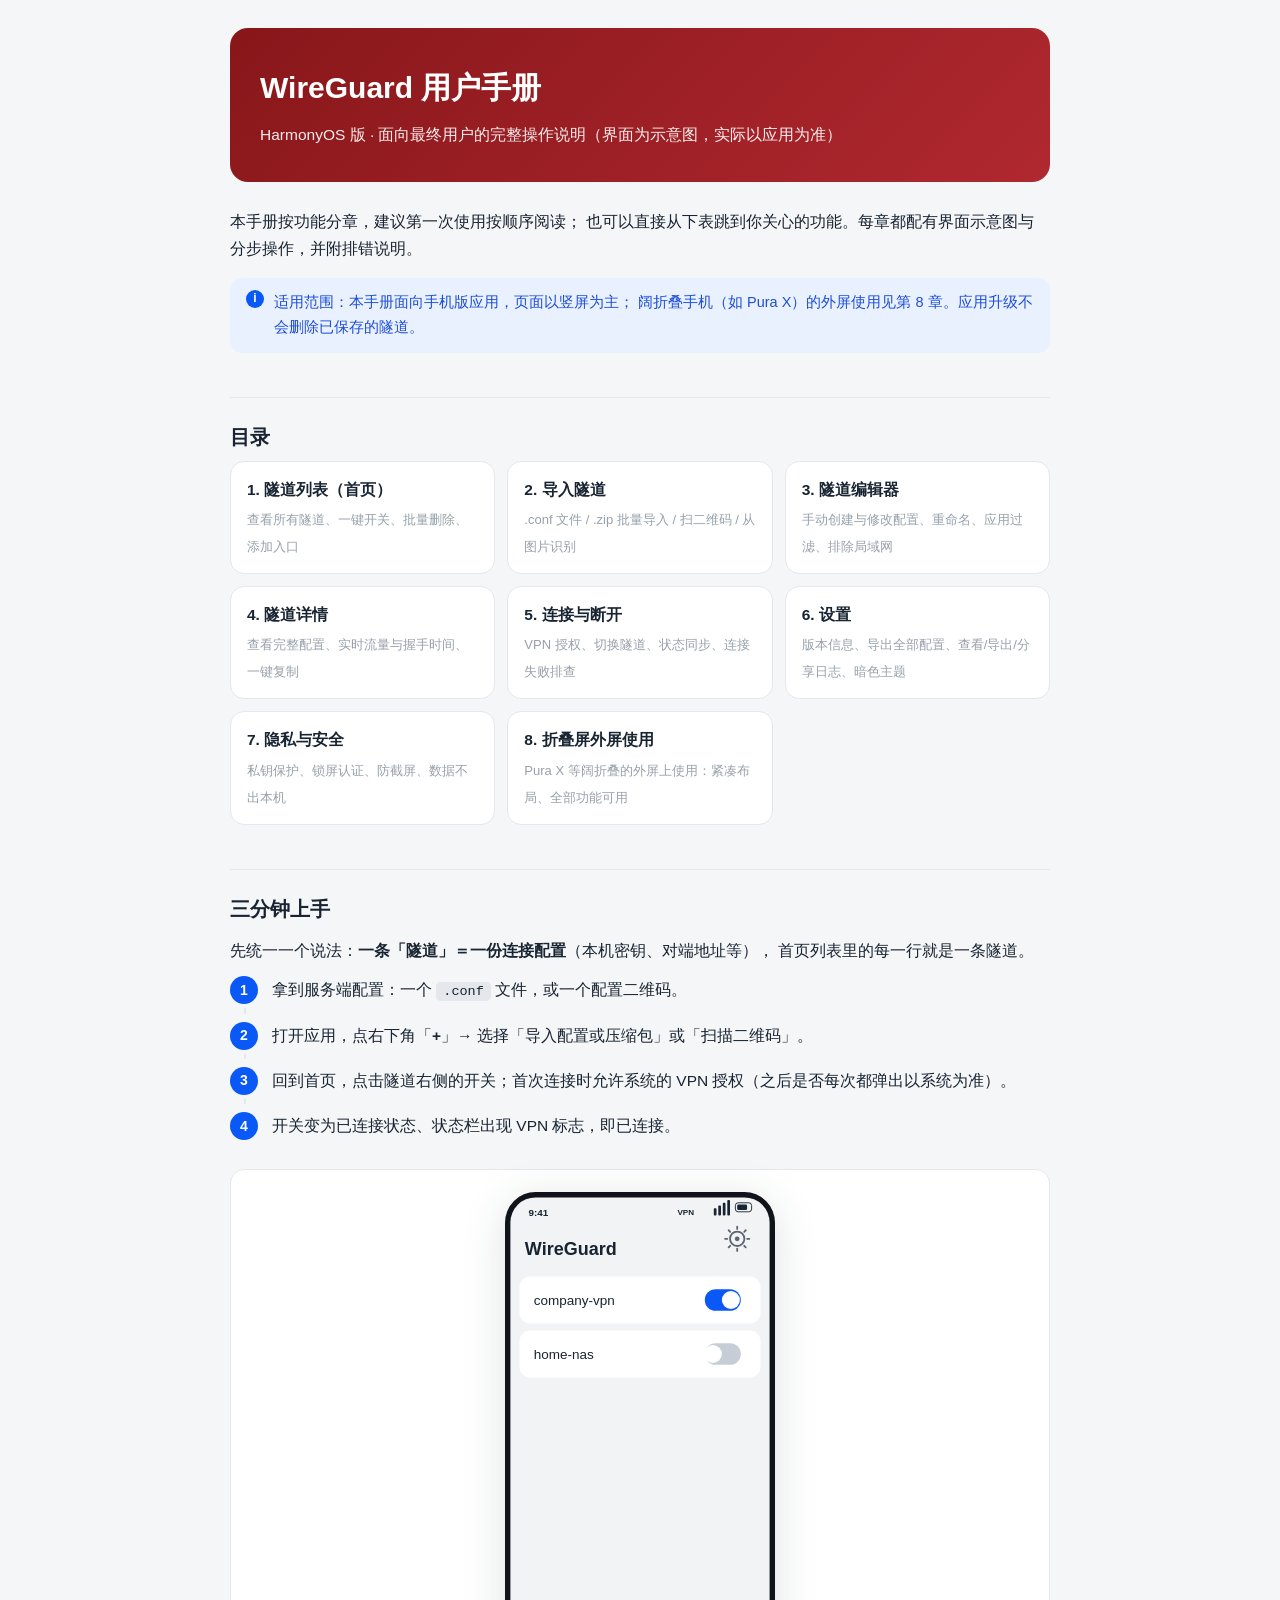
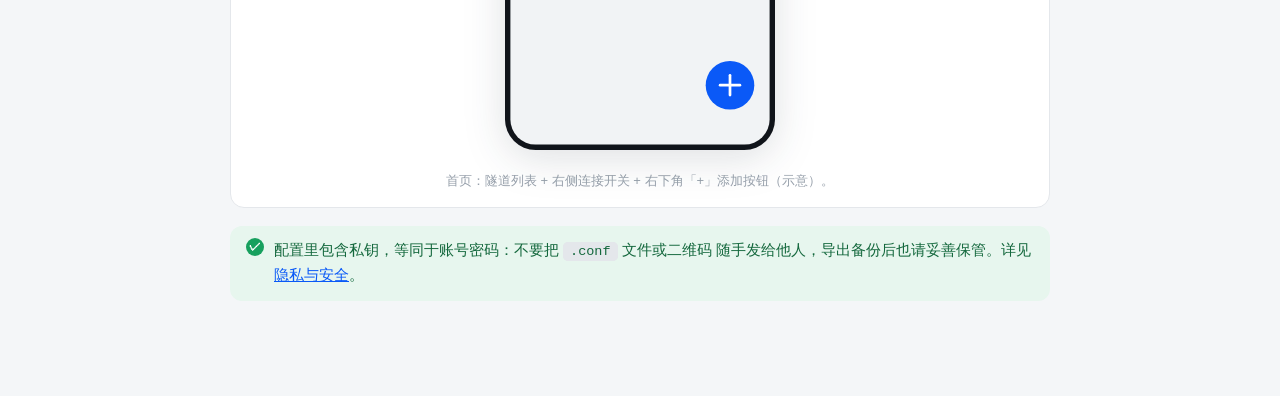
<file: handbook/index.html>
<!DOCTYPE html>
<html lang="zh-CN">
<head>
<meta charset="UTF-8">
<meta name="viewport" content="width=device-width, initial-scale=1.0">
<title>WireGuard 用户手册（HarmonyOS 版）</title>
<link rel="stylesheet" href="style.css">
</head>
<body>
<div class="wrap">

<div class="hero">
  <h1>WireGuard 用户手册</h1>
  <p>HarmonyOS 版 · 面向最终用户的完整操作说明（界面为示意图，实际以应用为准）</p>
</div>

<p>本手册按功能分章，建议第一次使用按顺序阅读；
也可以直接从下表跳到你关心的功能。每章都配有界面示意图与分步操作，并附排错说明。</p>

<div class="note">适用范围：本手册面向手机版应用，页面以竖屏为主；
阔折叠手机（如 Pura X）的外屏使用见第 8 章。应用升级不会删除已保存的隧道。</div>

<h2>目录</h2>
<div class="toc">
  <a href="tunnel-list.html">
    <b>1. 隧道列表（首页）</b>
    <span>查看所有隧道、一键开关、批量删除、添加入口</span>
  </a>
  <a href="tunnel-import.html">
    <b>2. 导入隧道</b>
    <span>.conf 文件 / .zip 批量导入 / 扫二维码 / 从图片识别</span>
  </a>
  <a href="tunnel-editor.html">
    <b>3. 隧道编辑器</b>
    <span>手动创建与修改配置、重命名、应用过滤、排除局域网</span>
  </a>
  <a href="tunnel-detail.html">
    <b>4. 隧道详情</b>
    <span>查看完整配置、实时流量与握手时间、一键复制</span>
  </a>
  <a href="tunnel-connection.html">
    <b>5. 连接与断开</b>
    <span>VPN 授权、切换隧道、状态同步、连接失败排查</span>
  </a>
  <a href="settings.html">
    <b>6. 设置</b>
    <span>版本信息、导出全部配置、查看/导出/分享日志、暗色主题</span>
  </a>
  <a href="privacy-security.html">
    <b>7. 隐私与安全</b>
    <span>私钥保护、锁屏认证、防截屏、数据不出本机</span>
  </a>
  <a href="cover-screen.html">
    <b>8. 折叠屏外屏使用</b>
    <span>Pura X 等阔折叠的外屏上使用：紧凑布局、全部功能可用</span>
  </a>
</div>

<h2>三分钟上手</h2>
<p>先统一一个说法：<b>一条「隧道」＝一份连接配置</b>（本机密钥、对端地址等），
首页列表里的每一行就是一条隧道。</p>
<ol class="steps">
  <li>拿到服务端配置：一个 <code>.conf</code> 文件，或一个配置二维码。</li>
  <li>打开应用，点右下角「<b>+</b>」→ 选择「导入配置或压缩包」或「扫描二维码」。</li>
  <li>回到首页，点击隧道右侧的开关；首次连接时允许系统的 VPN 授权（之后是否每次都弹出以系统为准）。</li>
  <li>开关变为已连接状态、状态栏出现 VPN 标志，即已连接。</li>
</ol>

<figure class="shot">
<svg viewBox="0 0 300 620" xmlns="http://www.w3.org/2000/svg" role="img" aria-label="首页示意">
  <rect x="0" y="0" width="300" height="620" rx="34" fill="#10141A"/>
  <rect x="6" y="6" width="288" height="608" rx="28" fill="#F1F3F5"/>
  <text x="26" y="27" font-size="11" font-weight="600" fill="#182431">9:41</text>
  <text x="210" y="26" font-size="9" font-weight="700" fill="#182431" text-anchor="end">VPN</text>
  <g fill="#182431">
    <rect x="232" y="18" width="3" height="8" rx="1"/><rect x="237" y="15" width="3" height="11" rx="1"/>
    <rect x="242" y="12" width="3" height="14" rx="1"/><rect x="247" y="9" width="3" height="17" rx="1"/>
  </g>
  <rect x="256" y="12" width="18" height="10" rx="3" fill="none" stroke="#182431"/>
  <rect x="258" y="14" width="11" height="6" rx="1.5" fill="#182431"/>
  <text x="22" y="70" font-size="20" font-weight="700" fill="#182431">WireGuard</text>
  <g transform="translate(258 52)" stroke="#5A6572" stroke-width="2" fill="none">
    <circle cx="0" cy="0" r="8"/>
    <circle cx="0" cy="0" r="2.6" fill="#5A6572" stroke="none"/>
    <g stroke-linecap="round">
      <line x1="0" y1="-11" x2="0" y2="-13.5"/><line x1="0" y1="11" x2="0" y2="13.5"/>
      <line x1="-11" y1="0" x2="-13.5" y2="0"/><line x1="11" y1="0" x2="13.5" y2="0"/>
      <line x1="-7.8" y1="-7.8" x2="-9.5" y2="-9.5"/><line x1="7.8" y1="7.8" x2="9.5" y2="9.5"/>
      <line x1="7.8" y1="-7.8" x2="9.5" y2="-9.5"/><line x1="-7.8" y1="7.8" x2="-9.5" y2="9.5"/>
    </g>
  </g>
  <rect x="16" y="94" width="268" height="52" rx="12" fill="#FFFFFF"/>
  <text x="32" y="126" font-size="15" fill="#182431">company-vpn</text>
  <rect x="222" y="108" width="40" height="24" rx="12" fill="#0A59F7"/>
  <circle cx="251" cy="120" r="10" fill="#fff"/>
  <rect x="16" y="154" width="268" height="52" rx="12" fill="#FFFFFF"/>
  <text x="32" y="186" font-size="15" fill="#182431">home-nas</text>
  <rect x="222" y="168" width="40" height="24" rx="12" fill="#C7CDD6"/>
  <circle cx="231" cy="180" r="10" fill="#fff"/>
  <circle cx="250" cy="548" r="27" fill="#0A59F7"/>
  <g stroke="#fff" stroke-width="3" stroke-linecap="round">
    <line x1="250" y1="537" x2="250" y2="559"/><line x1="239" y1="548" x2="261" y2="548"/>
  </g>
</svg>
<figcaption>首页：隧道列表 + 右侧连接开关 + 右下角「+」添加按钮（示意）。</figcaption>
</figure>

<div class="tip">配置里包含私钥，等同于账号密码：不要把 <code>.conf</code> 文件或二维码
随手发给他人，导出备份后也请妥善保管。详见<a href="privacy-security.html">隐私与安全</a>。</div>

</div>
</body>
</html>
</file>
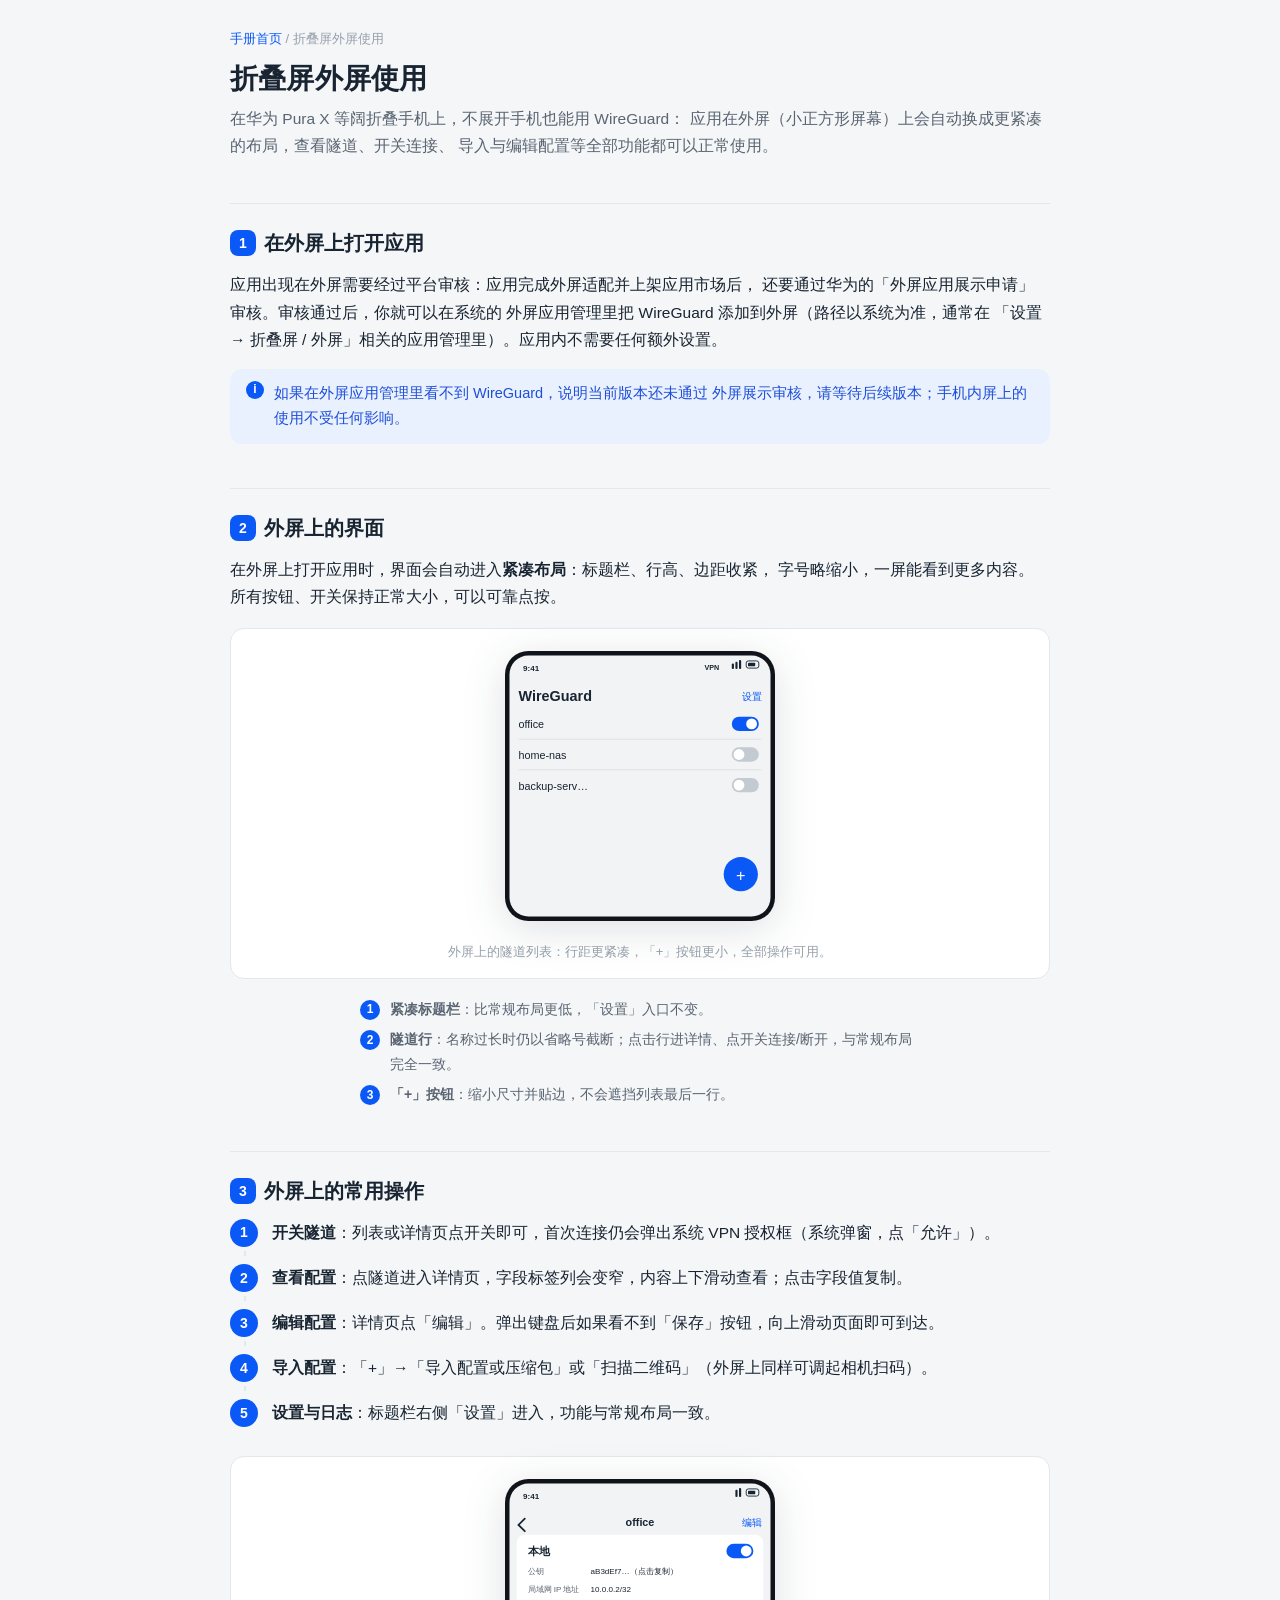
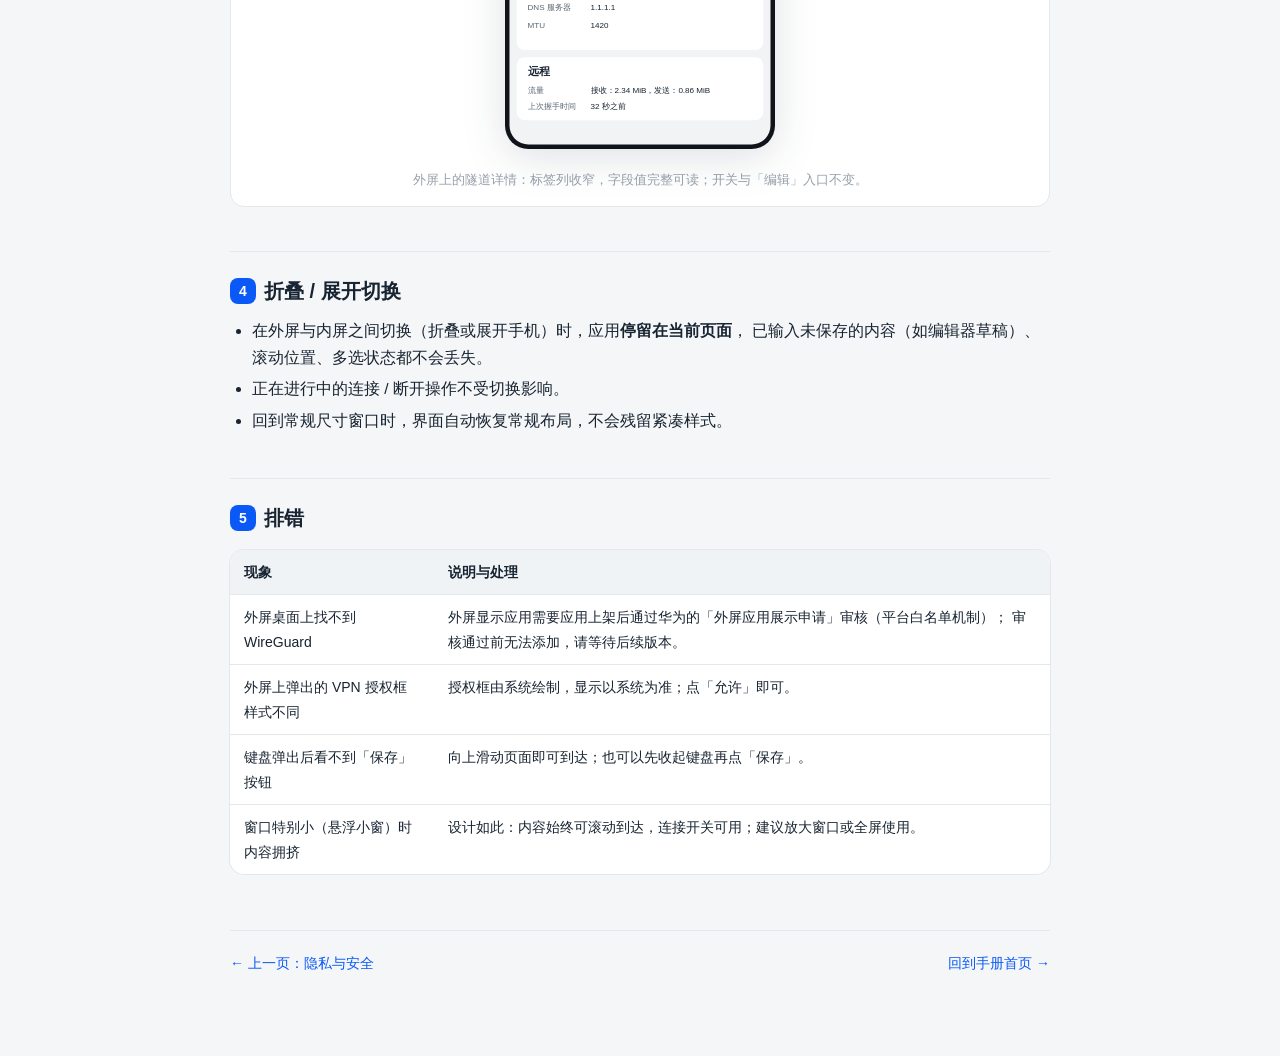
<file: handbook/cover-screen.html>
<!DOCTYPE html>
<html lang="zh-CN">
<head>
<meta charset="UTF-8">
<meta name="viewport" content="width=device-width, initial-scale=1.0">
<title>折叠屏外屏使用 · WireGuard 用户手册</title>
<link rel="stylesheet" href="style.css">
</head>
<body>
<div class="wrap">

<header class="page-head">
  <div class="crumb"><a href="index.html">手册首页</a> / 折叠屏外屏使用</div>
  <h1>折叠屏外屏使用</h1>
  <p class="lede">在华为 Pura X 等阔折叠手机上，不展开手机也能用 WireGuard：
    应用在外屏（小正方形屏幕）上会自动换成更紧凑的布局，查看隧道、开关连接、
    导入与编辑配置等全部功能都可以正常使用。</p>
</header>

<h2><span class="no">1</span>在外屏上打开应用</h2>
<p>应用出现在外屏需要经过平台审核：应用完成外屏适配并上架应用市场后，
还要通过华为的「外屏应用展示申请」审核。审核通过后，你就可以在系统的
外屏应用管理里把 WireGuard 添加到外屏（路径以系统为准，通常在
「设置 → 折叠屏 / 外屏」相关的应用管理里）。应用内不需要任何额外设置。</p>
<div class="note">如果在外屏应用管理里看不到 WireGuard，说明当前版本还未通过
外屏展示审核，请等待后续版本；手机内屏上的使用不受任何影响。</div>

<h2><span class="no">2</span>外屏上的界面</h2>
<p>在外屏上打开应用时，界面会自动进入<b>紧凑布局</b>：标题栏、行高、边距收紧，
字号略缩小，一屏能看到更多内容。所有按钮、开关保持正常大小，可以可靠点按。</p>

<figure class="shot">
<svg viewBox="0 0 300 300" xmlns="http://www.w3.org/2000/svg" role="img" aria-label="外屏上的隧道列表示意图">
  <rect x="0" y="0" width="300" height="300" rx="26" fill="#10141A"/>
  <rect x="5" y="5" width="290" height="290" rx="21" fill="#F1F3F5"/>
  <!-- 状态栏 -->
  <text x="20" y="22" font-size="9" font-weight="600" fill="#182431">9:41</text>
  <text x="238" y="21" font-size="8" font-weight="700" fill="#182431" text-anchor="end">VPN</text>
  <g fill="#182431">
    <rect x="252" y="14" width="2.4" height="6" rx="1"/><rect x="256" y="12" width="2.4" height="8" rx="1"/>
    <rect x="260" y="10" width="2.4" height="10" rx="1"/>
  </g>
  <rect x="268" y="11" width="14" height="8" rx="2.4" fill="none" stroke="#182431"/>
  <rect x="270" y="13" width="8" height="4" rx="1" fill="#182431"/>
  <!-- 标题栏（紧凑：更低、更小字号） -->
  <text x="15" y="56" font-size="16" font-weight="700" fill="#182431">WireGuard</text>
  <text x="285" y="54" font-size="11" fill="#0A59F7" text-anchor="end">设置</text>
  <!-- 隧道行 1（已连接） -->
  <rect x="5" y="64" width="290" height="34" fill="#FFFFFF" opacity="0"/>
  <text x="15" y="86" font-size="12" fill="#182431">office</text>
  <rect x="252" y="73" width="30" height="16" rx="8" fill="#0A59F7"/>
  <circle cx="274" cy="81" r="6" fill="#FFFFFF"/>
  <line x1="15" y1="98" x2="285" y2="98" stroke="#DDE1E6" stroke-width="1"/>
  <!-- 隧道行 2（未连接） -->
  <text x="15" y="120" font-size="12" fill="#182431">home-nas</text>
  <rect x="252" y="107" width="30" height="16" rx="8" fill="#C4CAD2"/>
  <circle cx="260" cy="115" r="6" fill="#FFFFFF"/>
  <line x1="15" y1="132" x2="285" y2="132" stroke="#DDE1E6" stroke-width="1"/>
  <!-- 隧道行 3（长名称省略） -->
  <text x="15" y="154" font-size="12" fill="#182431">backup-serv…</text>
  <rect x="252" y="141" width="30" height="16" rx="8" fill="#C4CAD2"/>
  <circle cx="260" cy="149" r="6" fill="#FFFFFF"/>
  <!-- 浮动 + 按钮（缩小） -->
  <circle cx="262" cy="248" r="19" fill="#0A59F7"/>
  <text x="262" y="256" font-size="18" fill="#FFFFFF" text-anchor="middle">+</text>
</svg>
  <figcaption>外屏上的隧道列表：行距更紧凑，「+」按钮更小，全部操作可用。</figcaption>
</figure>

<div class="legend">
  <div class="li"><span class="dot">1</span><span><b>紧凑标题栏</b>：比常规布局更低，「设置」入口不变。</span></div>
  <div class="li"><span class="dot">2</span><span><b>隧道行</b>：名称过长时仍以省略号截断；点击行进详情、点开关连接/断开，与常规布局完全一致。</span></div>
  <div class="li"><span class="dot">3</span><span><b>「+」按钮</b>：缩小尺寸并贴边，不会遮挡列表最后一行。</span></div>
</div>

<h2><span class="no">3</span>外屏上的常用操作</h2>
<ol class="steps">
  <li><b>开关隧道</b>：列表或详情页点开关即可，首次连接仍会弹出系统 VPN 授权框（系统弹窗，点「允许」）。</li>
  <li><b>查看配置</b>：点隧道进入详情页，字段标签列会变窄，内容上下滑动查看；点击字段值复制。</li>
  <li><b>编辑配置</b>：详情页点「编辑」。弹出键盘后如果看不到「保存」按钮，向上滑动页面即可到达。</li>
  <li><b>导入配置</b>：「+」→「导入配置或压缩包」或「扫描二维码」（外屏上同样可调起相机扫码）。</li>
  <li><b>设置与日志</b>：标题栏右侧「设置」进入，功能与常规布局一致。</li>
</ol>

<figure class="shot">
<svg viewBox="0 0 300 300" xmlns="http://www.w3.org/2000/svg" role="img" aria-label="外屏上的隧道详情示意图">
  <rect x="0" y="0" width="300" height="300" rx="26" fill="#10141A"/>
  <rect x="5" y="5" width="290" height="290" rx="21" fill="#F1F3F5"/>
  <text x="20" y="22" font-size="9" font-weight="600" fill="#182431">9:41</text>
  <g fill="#182431">
    <rect x="256" y="12" width="2.4" height="8" rx="1"/><rect x="260" y="10" width="2.4" height="10" rx="1"/>
  </g>
  <rect x="268" y="11" width="14" height="8" rx="2.4" fill="none" stroke="#182431"/>
  <rect x="270" y="13" width="8" height="4" rx="1" fill="#182431"/>
  <!-- 页头：返回 + 标题 + 编辑 -->
  <path d="M22 44 l-7 7 7 7" stroke="#182431" stroke-width="2" fill="none" stroke-linecap="round"/>
  <text x="150" y="52" font-size="12" font-weight="700" fill="#182431" text-anchor="middle">office</text>
  <text x="285" y="52" font-size="11" fill="#0A59F7" text-anchor="end">编辑</text>
  <!-- 本地卡片 -->
  <rect x="13" y="62" width="274" height="128" rx="9" fill="#FFFFFF"/>
  <text x="25" y="84" font-size="12" font-weight="700" fill="#182431">本地</text>
  <rect x="246" y="72" width="30" height="16" rx="8" fill="#0A59F7"/>
  <circle cx="268" cy="80" r="6" fill="#FFFFFF"/>
  <text x="25" y="106" font-size="9" fill="#5A6572">公钥</text>
  <text x="95" y="106" font-size="9" fill="#182431">aB3dEf7…（点击复制）</text>
  <text x="25" y="126" font-size="9" fill="#5A6572">局域网 IP 地址</text>
  <text x="95" y="126" font-size="9" fill="#182431">10.0.0.2/32</text>
  <text x="25" y="146" font-size="9" fill="#5A6572">DNS 服务器</text>
  <text x="95" y="146" font-size="9" fill="#182431">1.1.1.1</text>
  <text x="25" y="166" font-size="9" fill="#5A6572">MTU</text>
  <text x="95" y="166" font-size="9" fill="#182431">1420</text>
  <!-- 远程卡片 -->
  <rect x="13" y="198" width="274" height="70" rx="9" fill="#FFFFFF"/>
  <text x="25" y="218" font-size="12" font-weight="700" fill="#182431">远程</text>
  <text x="25" y="238" font-size="9" fill="#5A6572">流量</text>
  <text x="95" y="238" font-size="9" fill="#182431">接收：2.34 MiB，发送：0.86 MiB</text>
  <text x="25" y="256" font-size="9" fill="#5A6572">上次握手时间</text>
  <text x="95" y="256" font-size="9" fill="#182431">32 秒之前</text>
</svg>
  <figcaption>外屏上的隧道详情：标签列收窄，字段值完整可读；开关与「编辑」入口不变。</figcaption>
</figure>

<h2><span class="no">4</span>折叠 / 展开切换</h2>
<ul>
  <li>在外屏与内屏之间切换（折叠或展开手机）时，应用<b>停留在当前页面</b>，
    已输入未保存的内容（如编辑器草稿）、滚动位置、多选状态都不会丢失。</li>
  <li>正在进行中的连接 / 断开操作不受切换影响。</li>
  <li>回到常规尺寸窗口时，界面自动恢复常规布局，不会残留紧凑样式。</li>
</ul>

<h2><span class="no">5</span>排错</h2>
<table>
  <tr><th>现象</th><th>说明与处理</th></tr>
  <tr><td>外屏桌面上找不到 WireGuard</td>
      <td>外屏显示应用需要应用上架后通过华为的「外屏应用展示申请」审核（平台白名单机制）；
        审核通过前无法添加，请等待后续版本。</td></tr>
  <tr><td>外屏上弹出的 VPN 授权框样式不同</td>
      <td>授权框由系统绘制，显示以系统为准；点「允许」即可。</td></tr>
  <tr><td>键盘弹出后看不到「保存」按钮</td>
      <td>向上滑动页面即可到达；也可以先收起键盘再点「保存」。</td></tr>
  <tr><td>窗口特别小（悬浮小窗）时内容拥挤</td>
      <td>设计如此：内容始终可滚动到达，连接开关可用；建议放大窗口或全屏使用。</td></tr>
</table>

<nav class="foot-nav">
  <span class="prev"><a href="privacy-security.html">← 上一页：隐私与安全</a></span>
  <span class="next"><a href="index.html">回到手册首页 →</a></span>
</nav>

</div>
</body>
</html>
</file>
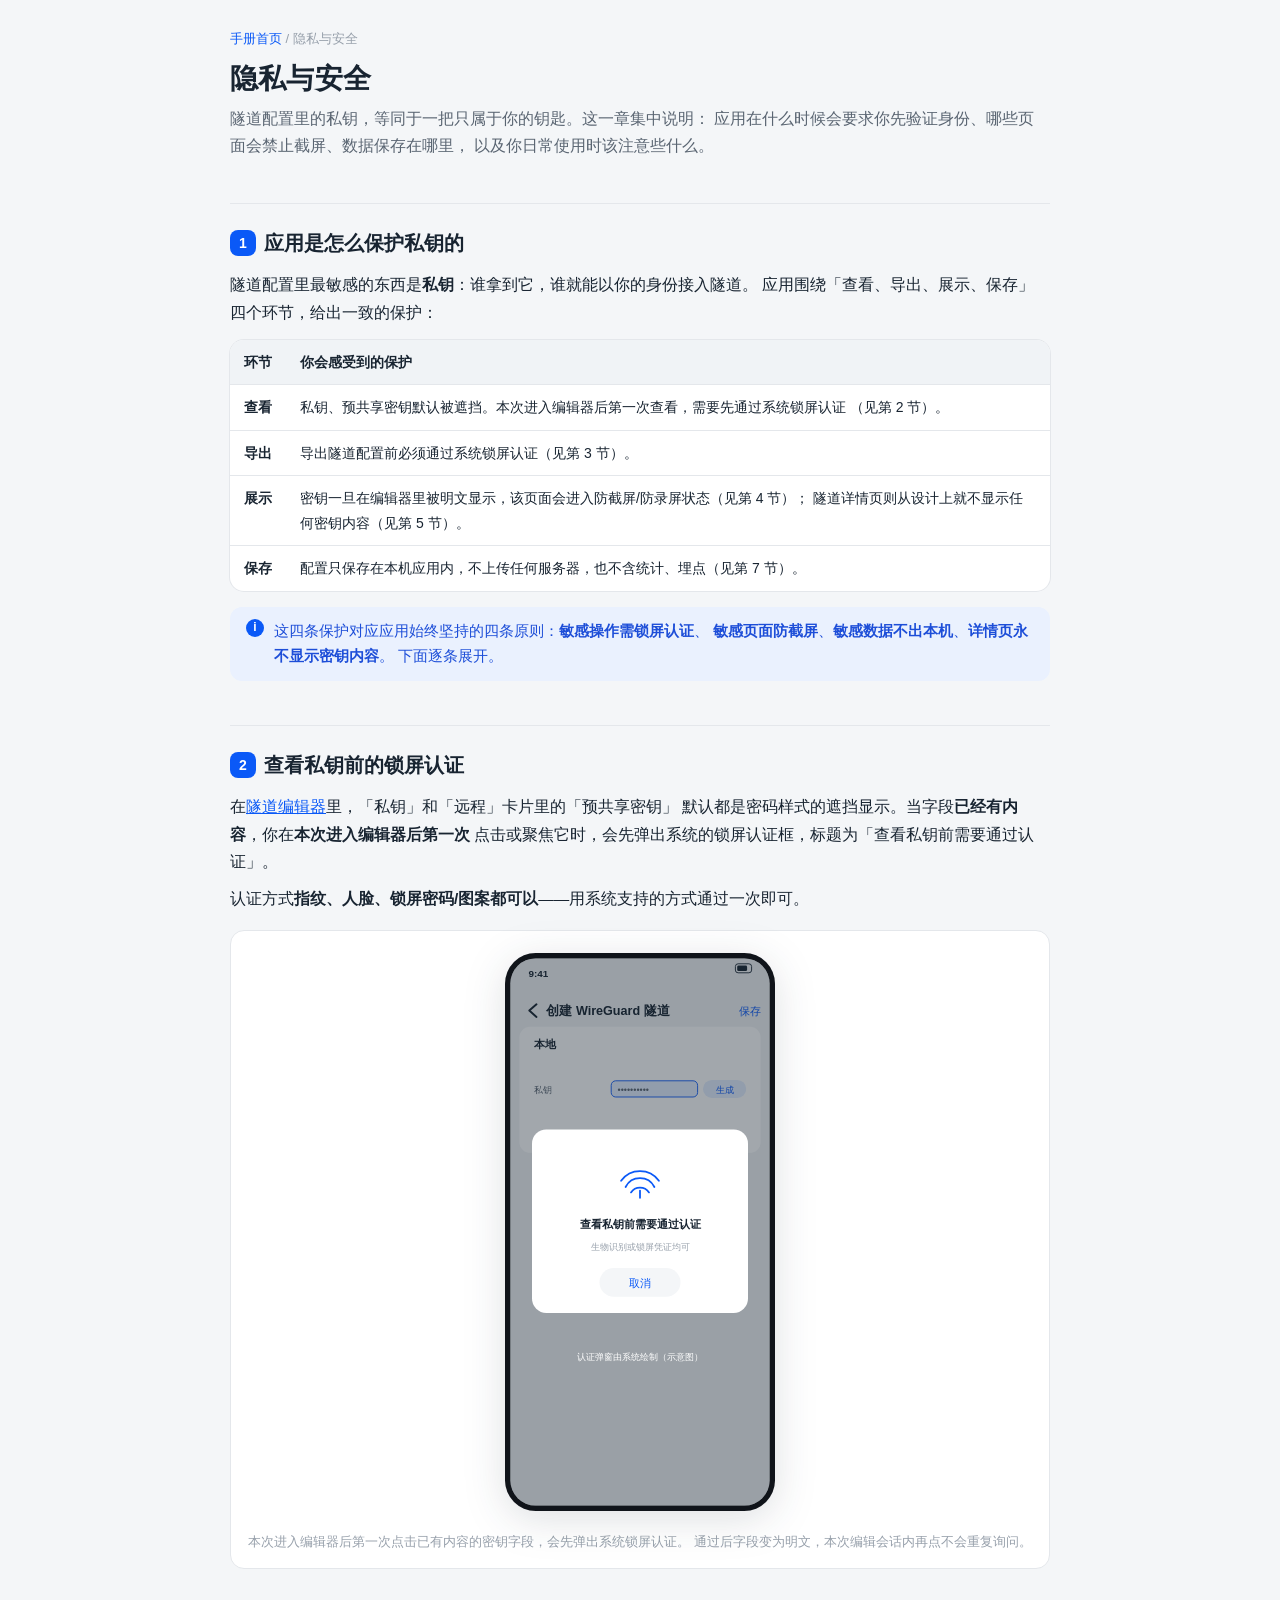
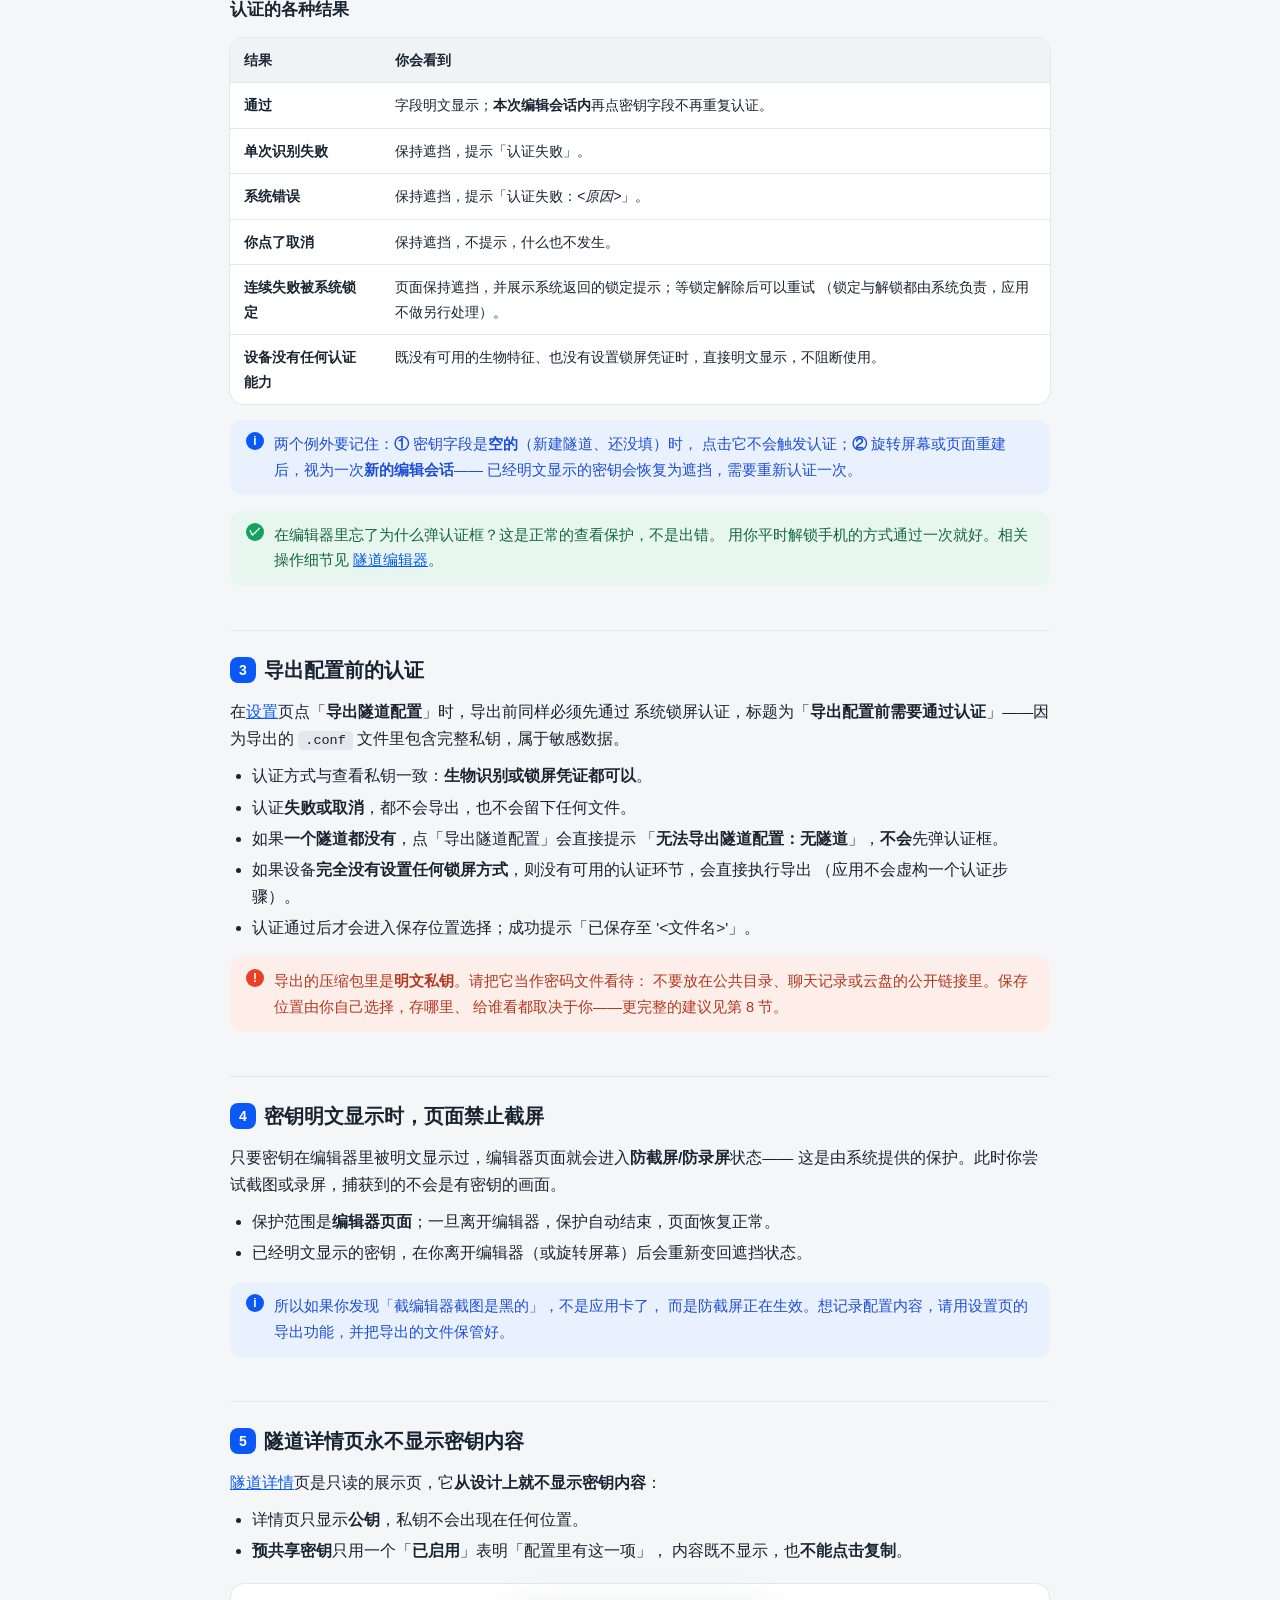
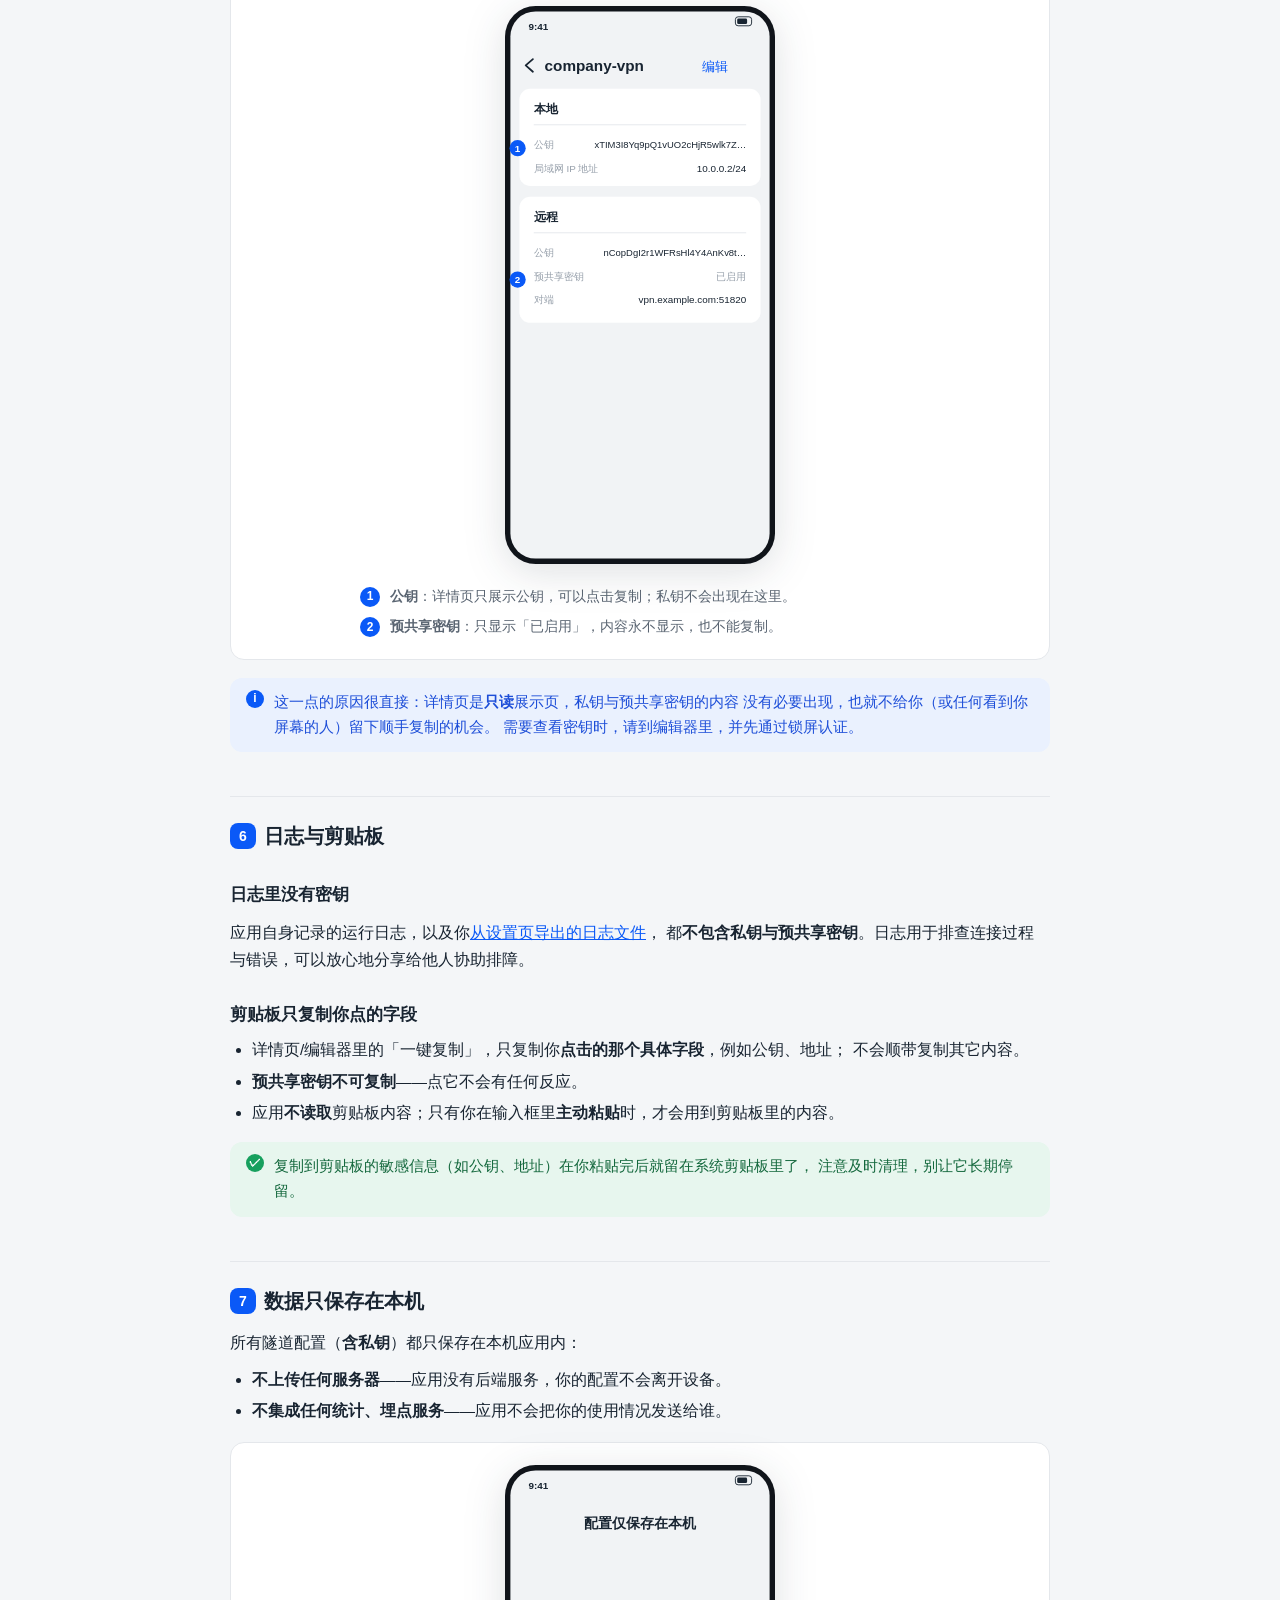
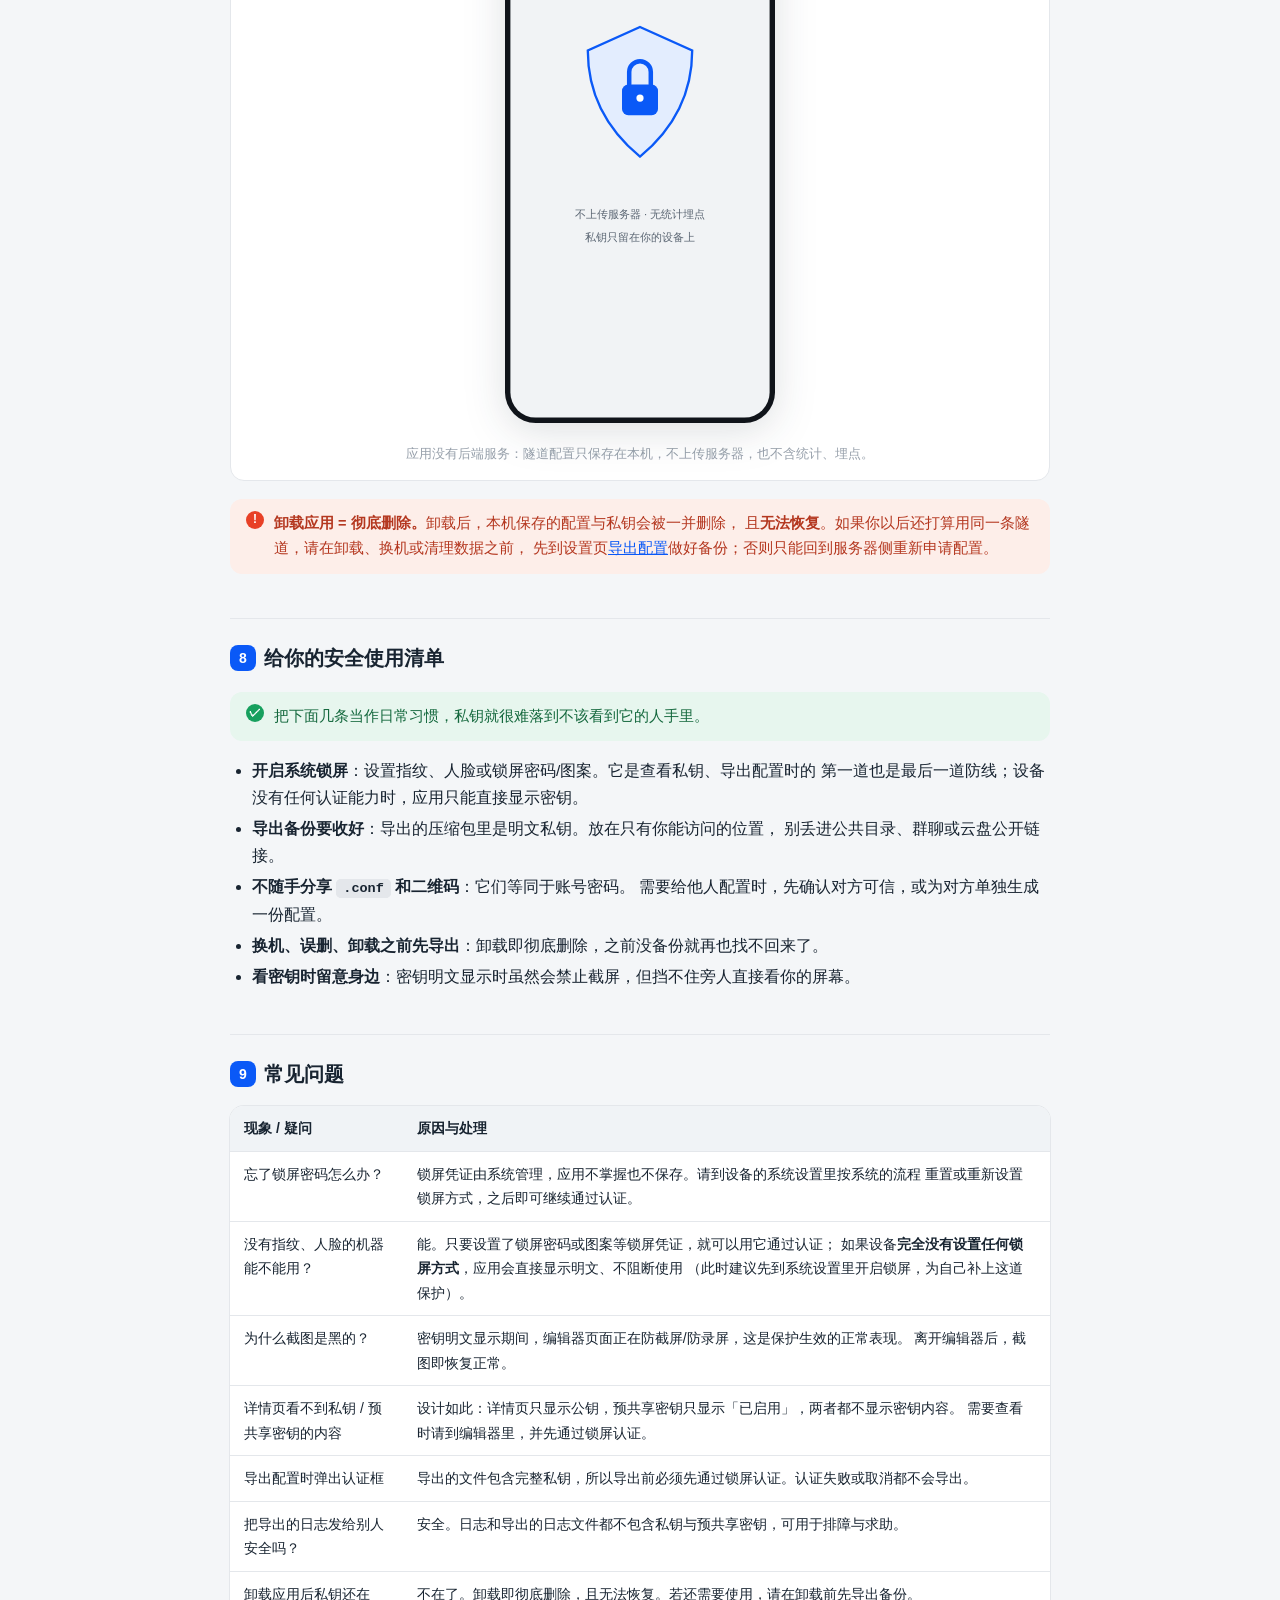
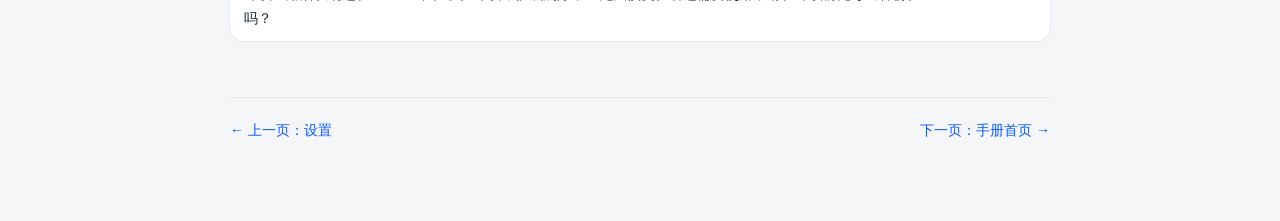
<file: handbook/privacy-security.html>
<!DOCTYPE html>
<html lang="zh-CN">
<head>
<meta charset="UTF-8">
<meta name="viewport" content="width=device-width, initial-scale=1.0">
<title>隐私与安全 · WireGuard 用户手册</title>
<link rel="stylesheet" href="style.css">
</head>
<body>
<div class="wrap">

<header class="page-head">
  <div class="crumb"><a href="index.html">手册首页</a> / 隐私与安全</div>
  <h1>隐私与安全</h1>
  <p class="lede">隧道配置里的私钥，等同于一把只属于你的钥匙。这一章集中说明：
    应用在什么时候会要求你先验证身份、哪些页面会禁止截屏、数据保存在哪里，
    以及你日常使用时该注意些什么。</p>
</header>

<h2><span class="no">1</span>应用是怎么保护私钥的</h2>
<p>隧道配置里最敏感的东西是<b>私钥</b>：谁拿到它，谁就能以你的身份接入隧道。
应用围绕「查看、导出、展示、保存」四个环节，给出一致的保护：</p>

<table>
  <tr><th>环节</th><th>你会感受到的保护</th></tr>
  <tr>
    <td><b>查看</b></td>
    <td>私钥、预共享密钥默认被遮挡。本次进入编辑器后第一次查看，需要先通过系统锁屏认证
      （见第 2 节）。</td>
  </tr>
  <tr>
    <td><b>导出</b></td>
    <td>导出隧道配置前必须通过系统锁屏认证（见第 3 节）。</td>
  </tr>
  <tr>
    <td><b>展示</b></td>
    <td>密钥一旦在编辑器里被明文显示，该页面会进入防截屏/防录屏状态（见第 4 节）；
      隧道详情页则从设计上就不显示任何密钥内容（见第 5 节）。</td>
  </tr>
  <tr>
    <td><b>保存</b></td>
    <td>配置只保存在本机应用内，不上传任何服务器，也不含统计、埋点（见第 7 节）。</td>
  </tr>
</table>

<div class="note">这四条保护对应应用始终坚持的四条原则：<b>敏感操作需锁屏认证</b>、
  <b>敏感页面防截屏</b>、<b>敏感数据不出本机</b>、<b>详情页永不显示密钥内容</b>。
  下面逐条展开。</div>

<h2><span class="no">2</span>查看私钥前的锁屏认证</h2>
<p>在<a href="tunnel-editor.html">隧道编辑器</a>里，「私钥」和「远程」卡片里的「预共享密钥」
默认都是密码样式的遮挡显示。当字段<b>已经有内容</b>，你在<b>本次进入编辑器后第一次</b>
点击或聚焦它时，会先弹出系统的锁屏认证框，标题为「查看私钥前需要通过认证」。</p>
<p>认证方式<b>指纹、人脸、锁屏密码/图案都可以</b>——用系统支持的方式通过一次即可。</p>

<figure class="shot">
<svg viewBox="0 0 300 620" xmlns="http://www.w3.org/2000/svg" role="img" aria-label="查看私钥前的锁屏认证示意图">
  <rect x="0" y="0" width="300" height="620" rx="34" fill="#10141A"/>
  <rect x="6" y="6" width="288" height="608" rx="28" fill="#F1F3F5"/>
  <text x="26" y="27" font-size="11" font-weight="600" fill="#182431">9:41</text>
  <rect x="256" y="12" width="18" height="10" rx="3" fill="none" stroke="#182431"/>
  <rect x="258" y="14" width="11" height="6" rx="1.5" fill="#182431"/>
  <g transform="translate(30 64)" stroke="#182431" stroke-width="2.2" fill="none" stroke-linecap="round" stroke-linejoin="round">
    <polyline points="5,-7 -3,0 5,7"/>
  </g>
  <text x="46" y="69" font-size="14" font-weight="700" fill="#182431">创建 WireGuard 隧道</text>
  <text x="284" y="69" font-size="12.5" fill="#0A59F7" text-anchor="end">保存</text>
  <!-- 背景：本地卡片（私钥被点击） -->
  <rect x="16" y="82" width="268" height="140" rx="12" fill="#FFFFFF"/>
  <text x="32" y="105" font-size="12" font-weight="700" fill="#182431">本地</text>
  <text x="32" y="155" font-size="10.5" fill="#5A6572">私钥</text>
  <rect x="118" y="142" width="96" height="18" rx="5" fill="#E3EDFE" stroke="#0A59F7"/>
  <text x="125" y="155" font-size="10" fill="#5A6572">••••••••••</text>
  <rect x="220" y="141" width="48" height="20" rx="10" fill="#E3EDFE"/>
  <text x="244" y="155" font-size="10" fill="#0A59F7" text-anchor="middle">生成</text>
  <!-- 遮罩 -->
  <rect x="6" y="6" width="288" height="608" rx="28" fill="#182431" opacity="0.4"/>
  <!-- 系统认证卡片 -->
  <rect x="30" y="196" width="240" height="204" rx="16" fill="#FFFFFF"/>
  <g transform="translate(150 258)" stroke="#0A59F7" stroke-width="2" fill="none" stroke-linecap="round">
    <path d="M -21 -5 A 26 26 0 0 1 21 -5"/>
    <path d="M -16 2 A 18 18 0 0 1 16 2"/>
    <path d="M -10 8 A 12 12 0 0 1 10 8"/>
    <line x1="0" y1="14" x2="0" y2="6"/>
  </g>
  <text x="150" y="306" font-size="12.5" font-weight="600" fill="#182431" text-anchor="middle">查看私钥前需要通过认证</text>
  <text x="150" y="330" font-size="10.5" fill="#97A0AB" text-anchor="middle">生物识别或锁屏凭证均可</text>
  <rect x="105" y="350" width="90" height="32" rx="16" fill="#F4F6F8"/>
  <text x="150" y="371" font-size="12" fill="#0A59F7" text-anchor="middle">取消</text>
  <text x="150" y="452" font-size="10.5" fill="#FFFFFF" text-anchor="middle">认证弹窗由系统绘制（示意图）</text>
</svg>
<figcaption>本次进入编辑器后第一次点击已有内容的密钥字段，会先弹出系统锁屏认证。
  通过后字段变为明文，本次编辑会话内再点不会重复询问。</figcaption>
</figure>

<h3>认证的各种结果</h3>
<table>
  <tr><th>结果</th><th>你会看到</th></tr>
  <tr><td><b>通过</b></td><td>字段明文显示；<b>本次编辑会话内</b>再点密钥字段不再重复认证。</td></tr>
  <tr><td><b>单次识别失败</b></td><td>保持遮挡，提示「认证失败」。</td></tr>
  <tr><td><b>系统错误</b></td><td>保持遮挡，提示「认证失败：<i>&lt;原因&gt;</i>」。</td></tr>
  <tr><td><b>你点了取消</b></td><td>保持遮挡，不提示，什么也不发生。</td></tr>
  <tr><td><b>连续失败被系统锁定</b></td>
      <td>页面保持遮挡，并展示系统返回的锁定提示；等锁定解除后可以重试
        （锁定与解锁都由系统负责，应用不做另行处理）。</td></tr>
  <tr><td><b>设备没有任何认证能力</b></td>
      <td>既没有可用的生物特征、也没有设置锁屏凭证时，直接明文显示，不阻断使用。</td></tr>
</table>

<div class="note">两个例外要记住：<b>①</b> 密钥字段是<b>空的</b>（新建隧道、还没填）时，
  点击它不会触发认证；<b>②</b> 旋转屏幕或页面重建后，视为一次<b>新的编辑会话</b>——
  已经明文显示的密钥会恢复为遮挡，需要重新认证一次。</div>

<div class="tip">在编辑器里忘了为什么弹认证框？这是正常的查看保护，不是出错。
  用你平时解锁手机的方式通过一次就好。相关操作细节见
  <a href="tunnel-editor.html">隧道编辑器</a>。</div>

<h2><span class="no">3</span>导出配置前的认证</h2>
<p>在<a href="settings.html">设置</a>页点「<b>导出隧道配置</b>」时，导出前同样必须先通过
系统锁屏认证，标题为「<b>导出配置前需要通过认证</b>」——因为导出的
<code>.conf</code> 文件里包含完整私钥，属于敏感数据。</p>
<ul>
  <li>认证方式与查看私钥一致：<b>生物识别或锁屏凭证都可以</b>。</li>
  <li>认证<b>失败或取消</b>，都不会导出，也不会留下任何文件。</li>
  <li>如果<b>一个隧道都没有</b>，点「导出隧道配置」会直接提示
    「<b>无法导出隧道配置：无隧道</b>」，<b>不会</b>先弹认证框。</li>
  <li>如果设备<b>完全没有设置任何锁屏方式</b>，则没有可用的认证环节，会直接执行导出
    （应用不会虚构一个认证步骤）。</li>
  <li>认证通过后才会进入保存位置选择；成功提示「已保存至 '&lt;文件名&gt;'」。</li>
</ul>

<div class="warn">导出的压缩包里是<b>明文私钥</b>。请把它当作密码文件看待：
  不要放在公共目录、聊天记录或云盘的公开链接里。保存位置由你自己选择，存哪里、
  给谁看都取决于你——更完整的建议见第 8 节。</div>

<h2><span class="no">4</span>密钥明文显示时，页面禁止截屏</h2>
<p>只要密钥在编辑器里被明文显示过，编辑器页面就会进入<b>防截屏/防录屏</b>状态——
这是由系统提供的保护。此时你尝试截图或录屏，捕获到的不会是有密钥的画面。</p>
<ul>
  <li>保护范围是<b>编辑器页面</b>；一旦离开编辑器，保护自动结束，页面恢复正常。</li>
  <li>已经明文显示的密钥，在你离开编辑器（或旋转屏幕）后会重新变回遮挡状态。</li>
</ul>
<div class="note">所以如果你发现「截编辑器截图是黑的」，不是应用卡了，
  而是防截屏正在生效。想记录配置内容，请用设置页的导出功能，并把导出的文件保管好。</div>

<h2><span class="no">5</span>隧道详情页永不显示密钥内容</h2>
<p><a href="tunnel-detail.html">隧道详情</a>页是只读的展示页，它<b>从设计上就不显示密钥内容</b>：</p>
<ul>
  <li>详情页只显示<b>公钥</b>，私钥不会出现在任何位置。</li>
  <li><b>预共享密钥</b>只用一个「<b>已启用</b>」表明「配置里有这一项」，
    内容既不显示，也<b>不能点击复制</b>。</li>
</ul>

<figure class="shot">
<svg viewBox="0 0 300 620" xmlns="http://www.w3.org/2000/svg" role="img" aria-label="详情页密钥区域示意图">
  <rect x="0" y="0" width="300" height="620" rx="34" fill="#10141A"/>
  <rect x="6" y="6" width="288" height="608" rx="28" fill="#F1F3F5"/>
  <text x="26" y="27" font-size="11" font-weight="600" fill="#182431">9:41</text>
  <rect x="256" y="12" width="18" height="10" rx="3" fill="none" stroke="#182431"/>
  <rect x="258" y="14" width="11" height="6" rx="1.5" fill="#182431"/>
  <!-- 标题栏 -->
  <g transform="translate(28 66)" stroke="#182431" stroke-width="2" fill="none" stroke-linecap="round" stroke-linejoin="round">
    <path d="M 3 -7 L -5 0 L 3 7"/>
  </g>
  <text x="44" y="72" font-size="17" font-weight="700" fill="#182431">company-vpn</text>
  <text x="248" y="72" font-size="14" fill="#0A59F7" text-anchor="end">编辑</text>
  <!-- 本地卡片 -->
  <rect x="16" y="92" width="268" height="108" rx="12" fill="#FFFFFF"/>
  <text x="32" y="119" font-size="13.5" font-weight="600" fill="#182431">本地</text>
  <line x1="32" y1="132" x2="268" y2="132" stroke="#E4E7EB" stroke-width="1"/>
  <text x="32" y="158" font-size="11" fill="#97A0AB">公钥</text>
  <text x="268" y="158" font-size="10.5" fill="#182431" text-anchor="end">xTIM3I8Yq9pQ1vUO2cHjR5wlk7Z…</text>
  <text x="32" y="184" font-size="11" fill="#97A0AB">局域网 IP 地址</text>
  <text x="268" y="184" font-size="11" fill="#182431" text-anchor="end">10.0.0.2/24</text>
  <!-- 远程卡片 -->
  <rect x="16" y="212" width="268" height="140" rx="12" fill="#FFFFFF"/>
  <text x="32" y="239" font-size="13.5" font-weight="600" fill="#182431">远程</text>
  <line x1="32" y1="252" x2="268" y2="252" stroke="#E4E7EB" stroke-width="1"/>
  <text x="32" y="278" font-size="11" fill="#97A0AB">公钥</text>
  <text x="268" y="278" font-size="10.5" fill="#182431" text-anchor="end">nCopDgI2r1WFRsHl4Y4AnKv8t…</text>
  <text x="32" y="304" font-size="11" fill="#97A0AB">预共享密钥</text>
  <text x="268" y="304" font-size="11" fill="#97A0AB" text-anchor="end">已启用</text>
  <text x="32" y="330" font-size="11" fill="#97A0AB">对端</text>
  <text x="268" y="330" font-size="11" fill="#182431" text-anchor="end">vpn.example.com:51820</text>
  <!-- 标注 -->
  <circle cx="14" cy="158" r="9" fill="#0A59F7"/><text x="14" y="162" font-size="11" font-weight="700" fill="#fff" text-anchor="middle">1</text>
  <circle cx="14" cy="304" r="9" fill="#0A59F7"/><text x="14" y="308" font-size="11" font-weight="700" fill="#fff" text-anchor="middle">2</text>
</svg>
<figcaption>
  <div class="legend">
    <div class="li"><span class="dot">1</span><span><b>公钥</b>：详情页只展示公钥，可以点击复制；私钥不会出现在这里。</span></div>
    <div class="li"><span class="dot">2</span><span><b>预共享密钥</b>：只显示「已启用」，内容永不显示，也不能复制。</span></div>
  </div>
</figcaption>
</figure>

<div class="note">这一点的原因很直接：详情页是<b>只读</b>展示页，私钥与预共享密钥的内容
  没有必要出现，也就不给你（或任何看到你屏幕的人）留下顺手复制的机会。
  需要查看密钥时，请到编辑器里，并先通过锁屏认证。</div>

<h2><span class="no">6</span>日志与剪贴板</h2>
<h3>日志里没有密钥</h3>
<p>应用自身记录的运行日志，以及你<a href="settings.html">从设置页导出的日志文件</a>，
都<b>不包含私钥与预共享密钥</b>。日志用于排查连接过程与错误，可以放心地分享给他人协助排障。</p>

<h3>剪贴板只复制你点的字段</h3>
<ul>
  <li>详情页/编辑器里的「一键复制」，只复制你<b>点击的那个具体字段</b>，例如公钥、地址；
    不会顺带复制其它内容。</li>
  <li><b>预共享密钥不可复制</b>——点它不会有任何反应。</li>
  <li>应用<b>不读取</b>剪贴板内容；只有你在输入框里<b>主动粘贴</b>时，才会用到剪贴板里的内容。</li>
</ul>
<div class="tip">复制到剪贴板的敏感信息（如公钥、地址）在你粘贴完后就留在系统剪贴板里了，
  注意及时清理，别让它长期停留。</div>

<h2><span class="no">7</span>数据只保存在本机</h2>
<p>所有隧道配置（<b>含私钥</b>）都只保存在本机应用内：</p>
<ul>
  <li><b>不上传任何服务器</b>——应用没有后端服务，你的配置不会离开设备。</li>
  <li><b>不集成任何统计、埋点服务</b>——应用不会把你的使用情况发送给谁。</li>
</ul>

<figure class="shot">
<svg viewBox="0 0 300 620" xmlns="http://www.w3.org/2000/svg" role="img" aria-label="数据仅保存在本机示意图">
  <rect x="0" y="0" width="300" height="620" rx="34" fill="#10141A"/>
  <rect x="6" y="6" width="288" height="608" rx="28" fill="#F1F3F5"/>
  <text x="26" y="27" font-size="11" font-weight="600" fill="#182431">9:41</text>
  <rect x="256" y="12" width="18" height="10" rx="3" fill="none" stroke="#182431"/>
  <rect x="258" y="14" width="11" height="6" rx="1.5" fill="#182431"/>
  <text x="150" y="70" font-size="15" font-weight="700" fill="#182431" text-anchor="middle">配置仅保存在本机</text>
  <!-- 盾牌 + 锁 -->
  <g transform="translate(150 250)">
    <path d="M 0 -70 L 58 -44 Q 58 26 0 74 Q -58 26 -58 -44 Z" fill="#E3EDFE" stroke="#0A59F7" stroke-width="2.6"/>
    <rect x="-20" y="-6" width="40" height="34" rx="7" fill="#0A59F7"/>
    <path d="M -12 -6 L -12 -20 A 12 12 0 0 1 12 -20 L 12 -6" fill="none" stroke="#0A59F7" stroke-width="5" stroke-linecap="round"/>
    <circle cx="0" cy="9" r="4" fill="#FFFFFF"/>
  </g>
  <text x="150" y="392" font-size="12.5" fill="#5A6572" text-anchor="middle">不上传服务器 · 无统计埋点</text>
  <text x="150" y="418" font-size="12.5" fill="#5A6572" text-anchor="middle">私钥只留在你的设备上</text>
</svg>
<figcaption>应用没有后端服务：隧道配置只保存在本机，不上传服务器，也不含统计、埋点。</figcaption>
</figure>

<div class="warn"><b>卸载应用 = 彻底删除。</b>卸载后，本机保存的配置与私钥会被一并删除，
  且<b>无法恢复</b>。如果你以后还打算用同一条隧道，请在卸载、换机或清理数据之前，
  先到设置页<a href="settings.html">导出配置</a>做好备份；否则只能回到服务器侧重新申请配置。</div>

<h2><span class="no">8</span>给你的安全使用清单</h2>
<div class="tip">把下面几条当作日常习惯，私钥就很难落到不该看到它的人手里。</div>
<ul>
  <li><b>开启系统锁屏</b>：设置指纹、人脸或锁屏密码/图案。它是查看私钥、导出配置时的
    第一道也是最后一道防线；设备没有任何认证能力时，应用只能直接显示密钥。</li>
  <li><b>导出备份要收好</b>：导出的压缩包里是明文私钥。放在只有你能访问的位置，
    别丢进公共目录、群聊或云盘公开链接。</li>
  <li><b>不随手分享 <code>.conf</code> 和二维码</b>：它们等同于账号密码。
    需要给他人配置时，先确认对方可信，或为对方单独生成一份配置。</li>
  <li><b>换机、误删、卸载之前先导出</b>：卸载即彻底删除，之前没备份就再也找不回来了。</li>
  <li><b>看密钥时留意身边</b>：密钥明文显示时虽然会禁止截屏，但挡不住旁人直接看你的屏幕。</li>
</ul>

<h2><span class="no">9</span>常见问题</h2>
<table>
  <tr><th>现象 / 疑问</th><th>原因与处理</th></tr>
  <tr>
    <td>忘了锁屏密码怎么办？</td>
    <td>锁屏凭证由系统管理，应用不掌握也不保存。请到设备的系统设置里按系统的流程
      重置或重新设置锁屏方式，之后即可继续通过认证。</td>
  </tr>
  <tr>
    <td>没有指纹、人脸的机器能不能用？</td>
    <td>能。只要设置了锁屏密码或图案等锁屏凭证，就可以用它通过认证；
      如果设备<b>完全没有设置任何锁屏方式</b>，应用会直接显示明文、不阻断使用
      （此时建议先到系统设置里开启锁屏，为自己补上这道保护）。</td>
  </tr>
  <tr>
    <td>为什么截图是黑的？</td>
    <td>密钥明文显示期间，编辑器页面正在防截屏/防录屏，这是保护生效的正常表现。
      离开编辑器后，截图即恢复正常。</td>
  </tr>
  <tr>
    <td>详情页看不到私钥 / 预共享密钥的内容</td>
    <td>设计如此：详情页只显示公钥，预共享密钥只显示「已启用」，两者都不显示密钥内容。
      需要查看时请到编辑器里，并先通过锁屏认证。</td>
  </tr>
  <tr>
    <td>导出配置时弹出认证框</td>
    <td>导出的文件包含完整私钥，所以导出前必须先通过锁屏认证。认证失败或取消都不会导出。</td>
  </tr>
  <tr>
    <td>把导出的日志发给别人安全吗？</td>
    <td>安全。日志和导出的日志文件都不包含私钥与预共享密钥，可用于排障与求助。</td>
  </tr>
  <tr>
    <td>卸载应用后私钥还在吗？</td>
    <td>不在了。卸载即彻底删除，且无法恢复。若还需要使用，请在卸载前先导出备份。</td>
  </tr>
</table>

<nav class="foot-nav">
  <span class="prev"><a href="settings.html">← 上一页：设置</a></span>
  <span class="next"><a href="index.html">下一页：手册首页 →</a></span>
</nav>

</div>
</body>
</html>
</file>
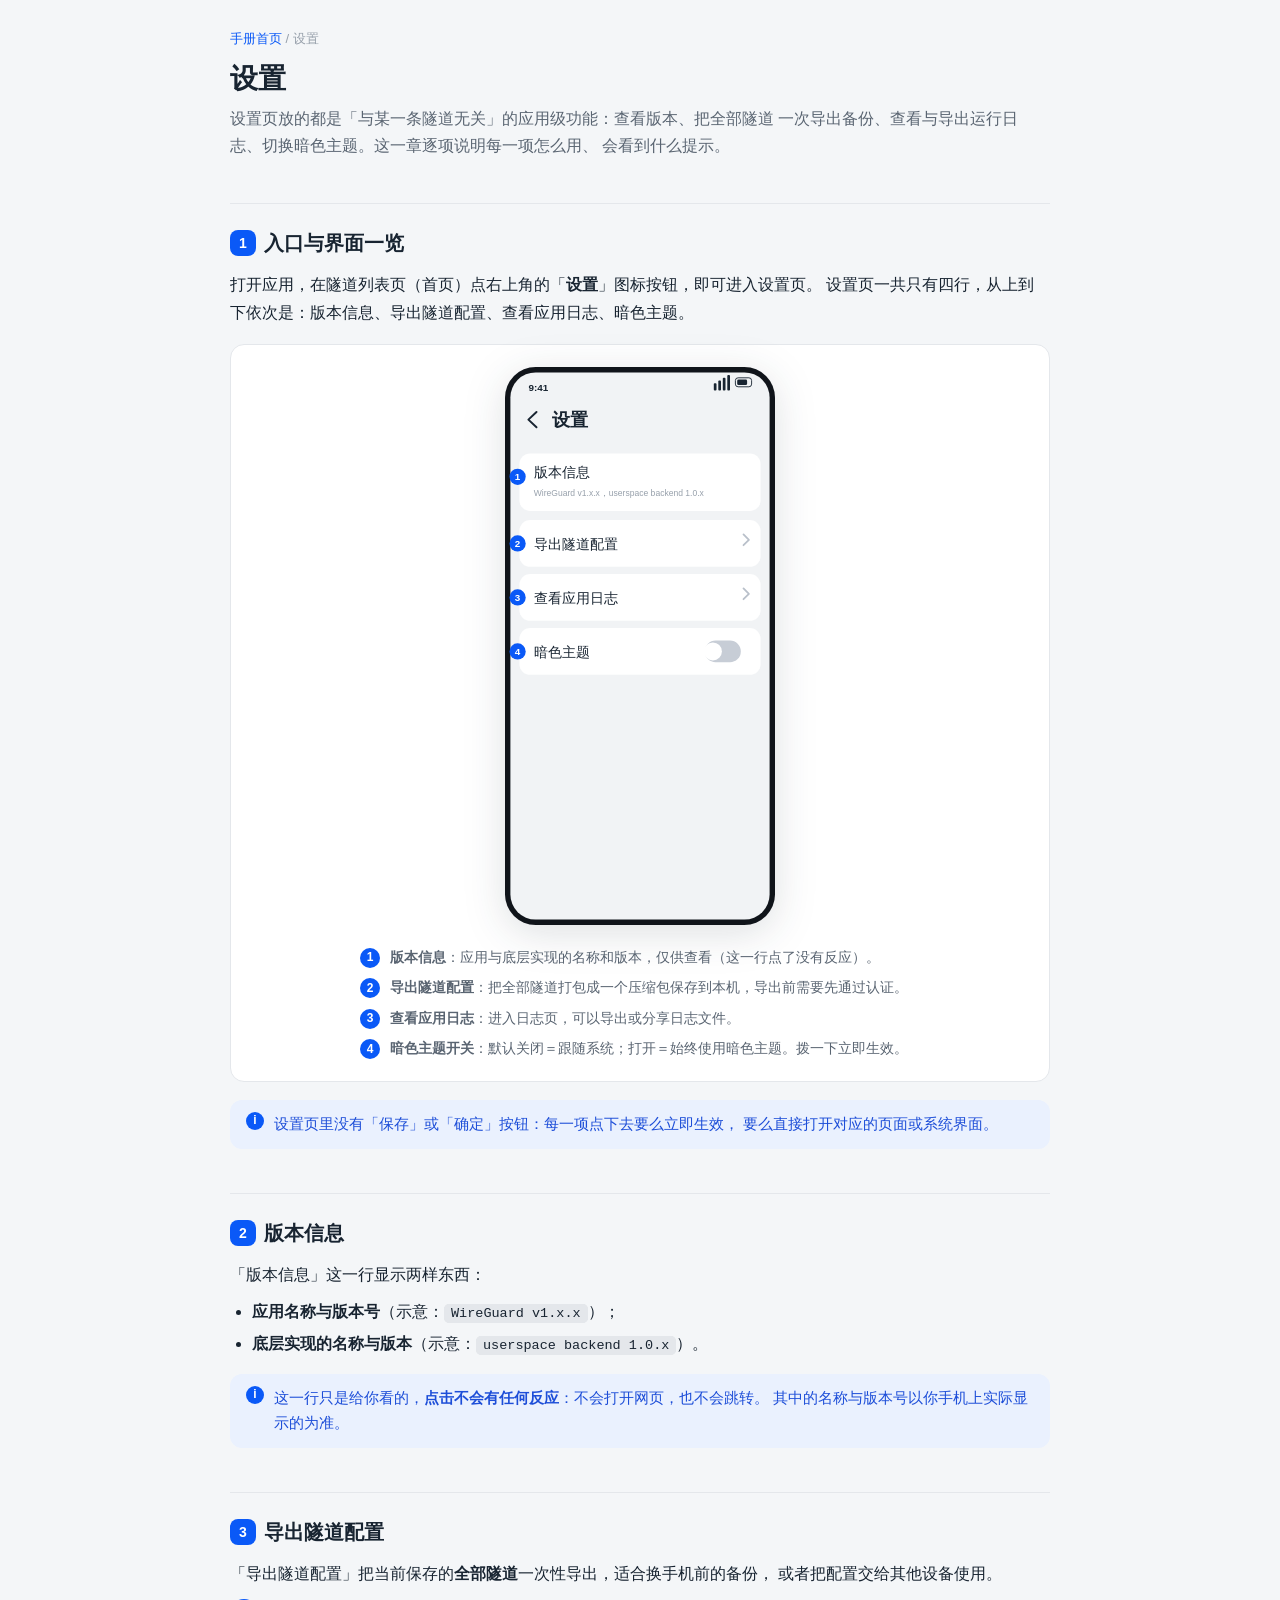
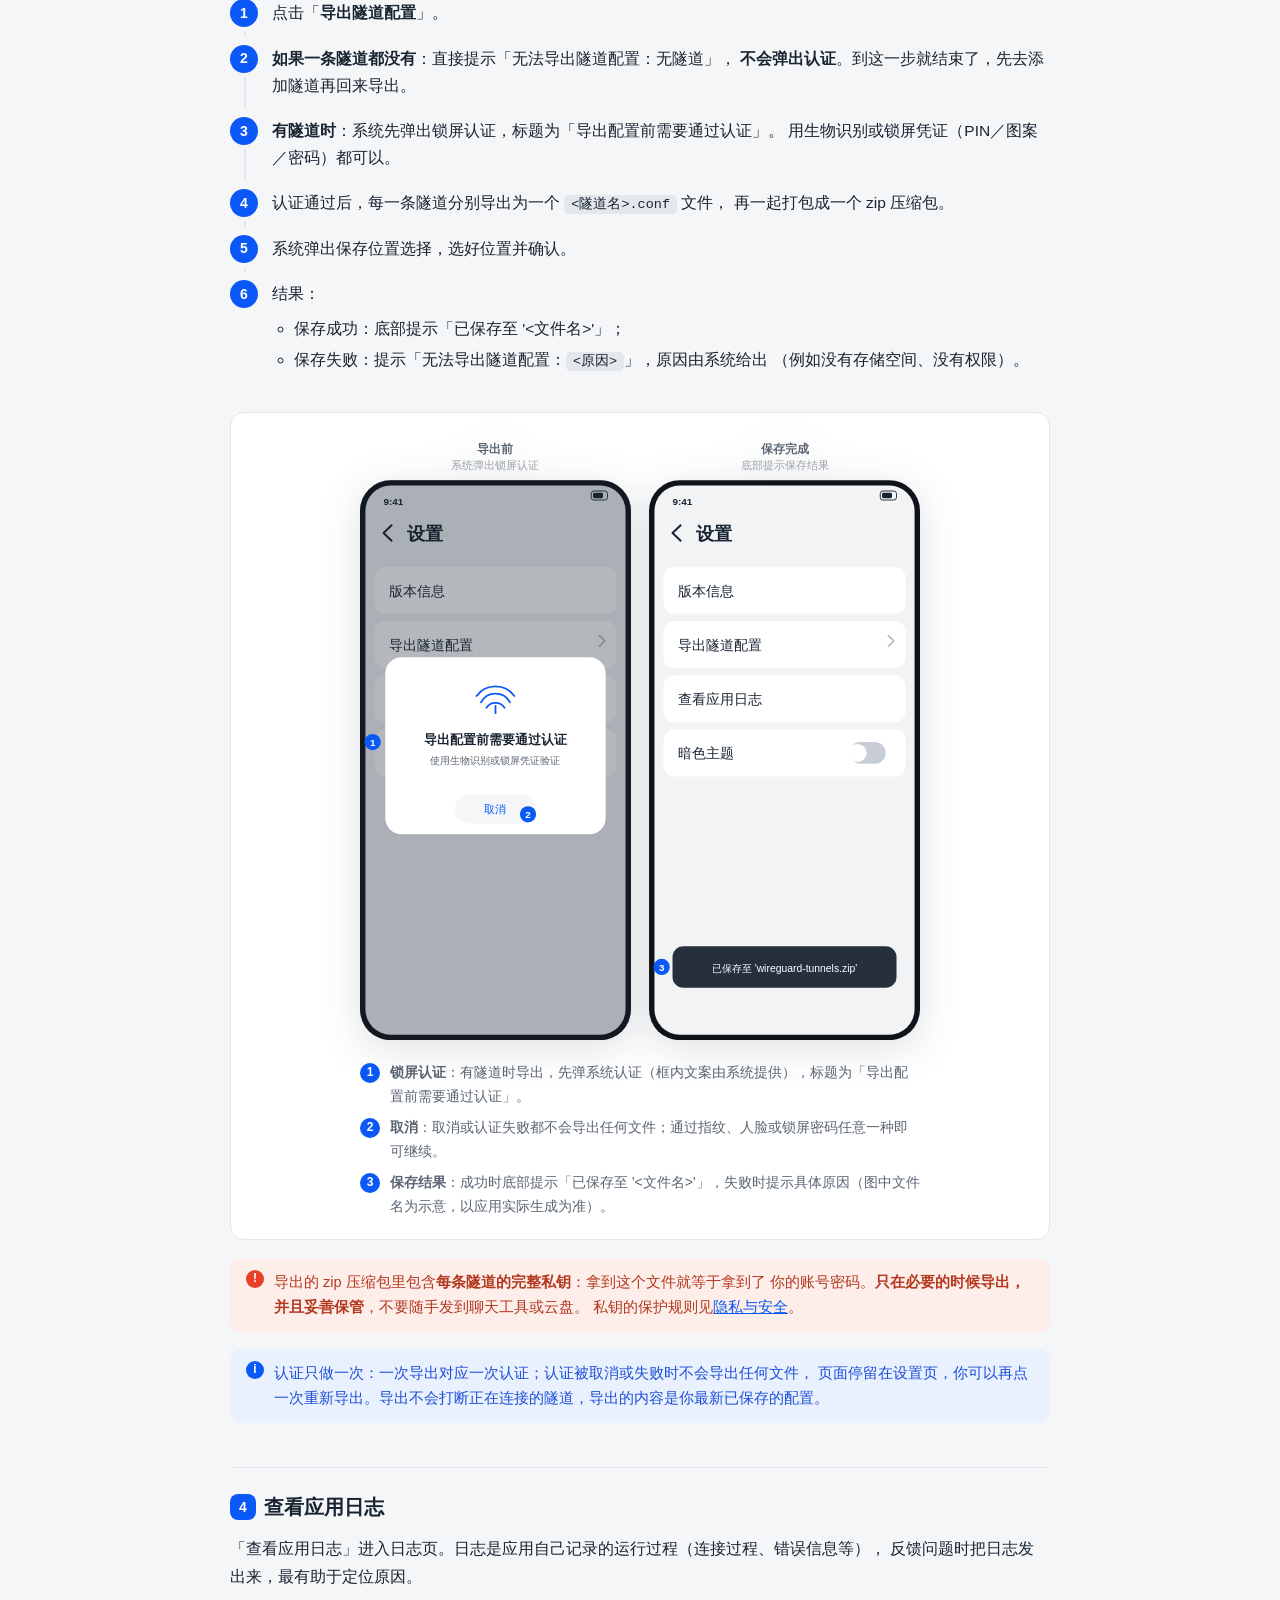
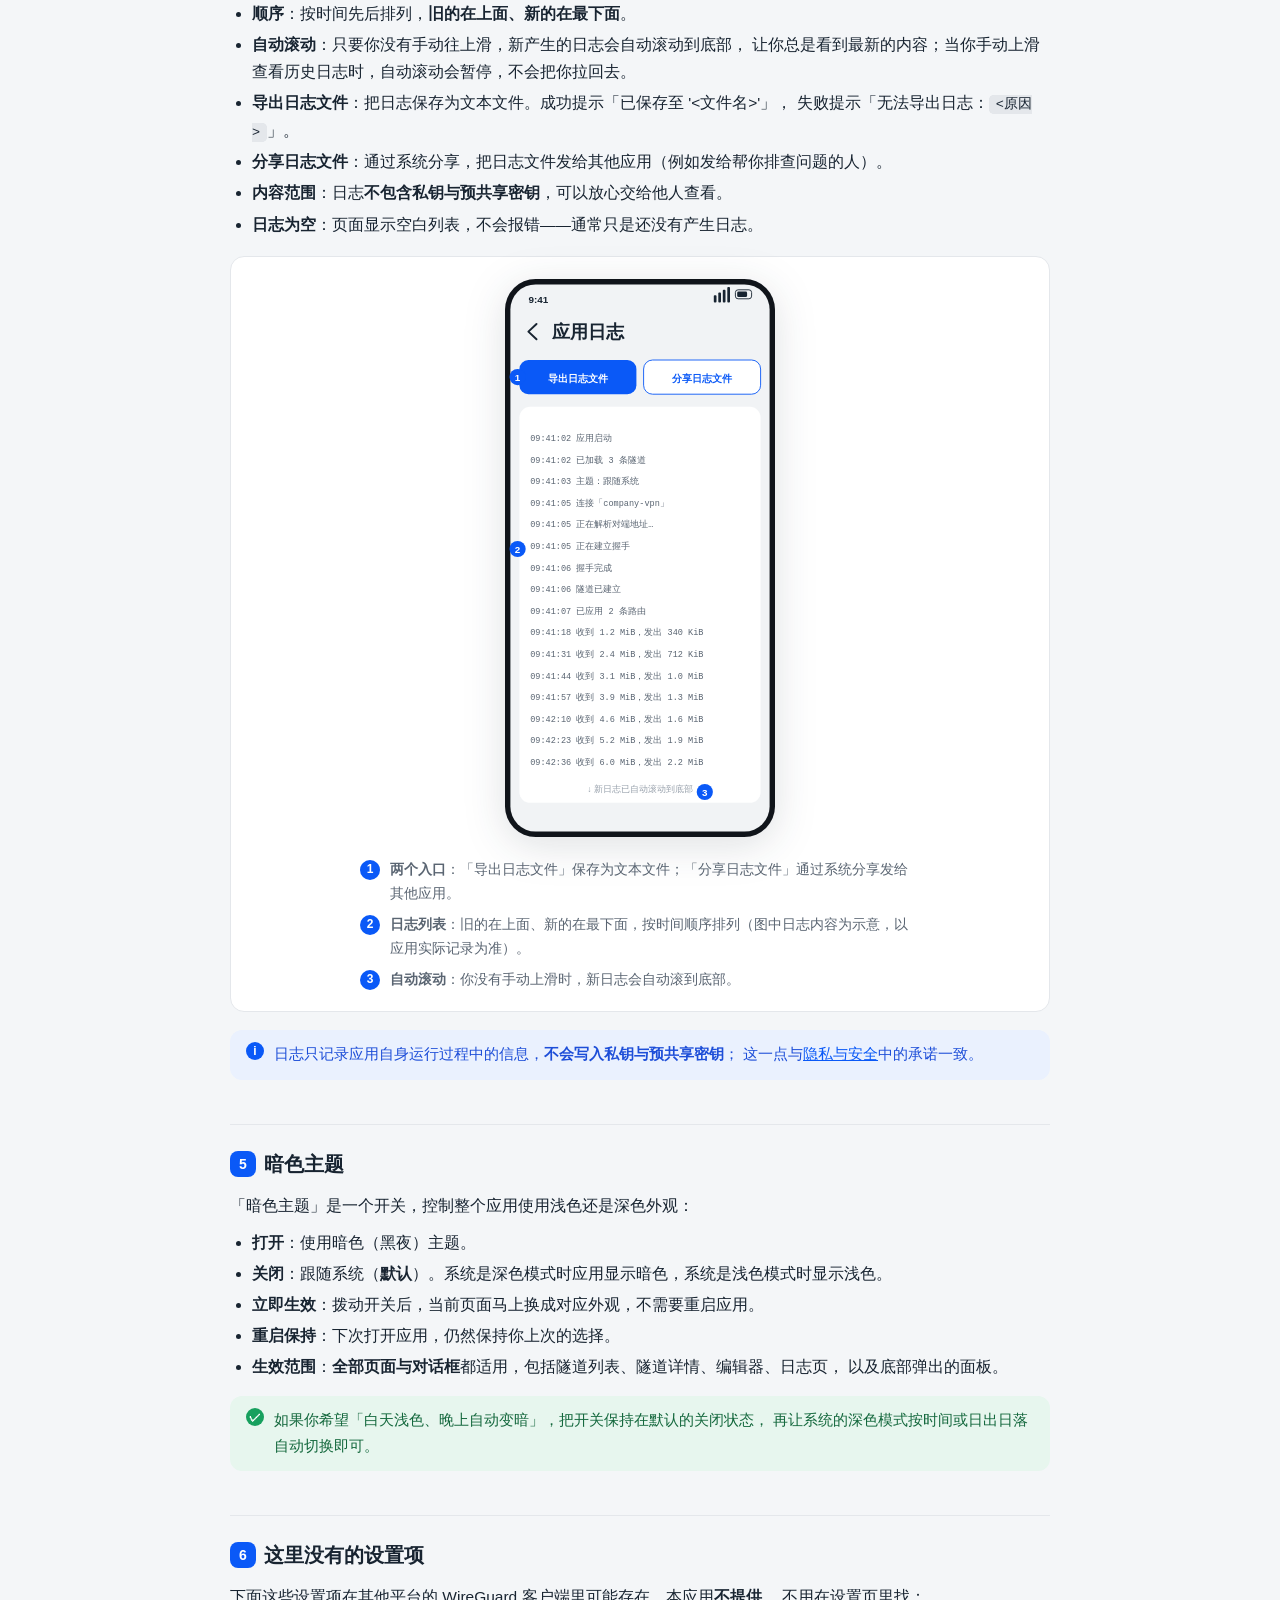
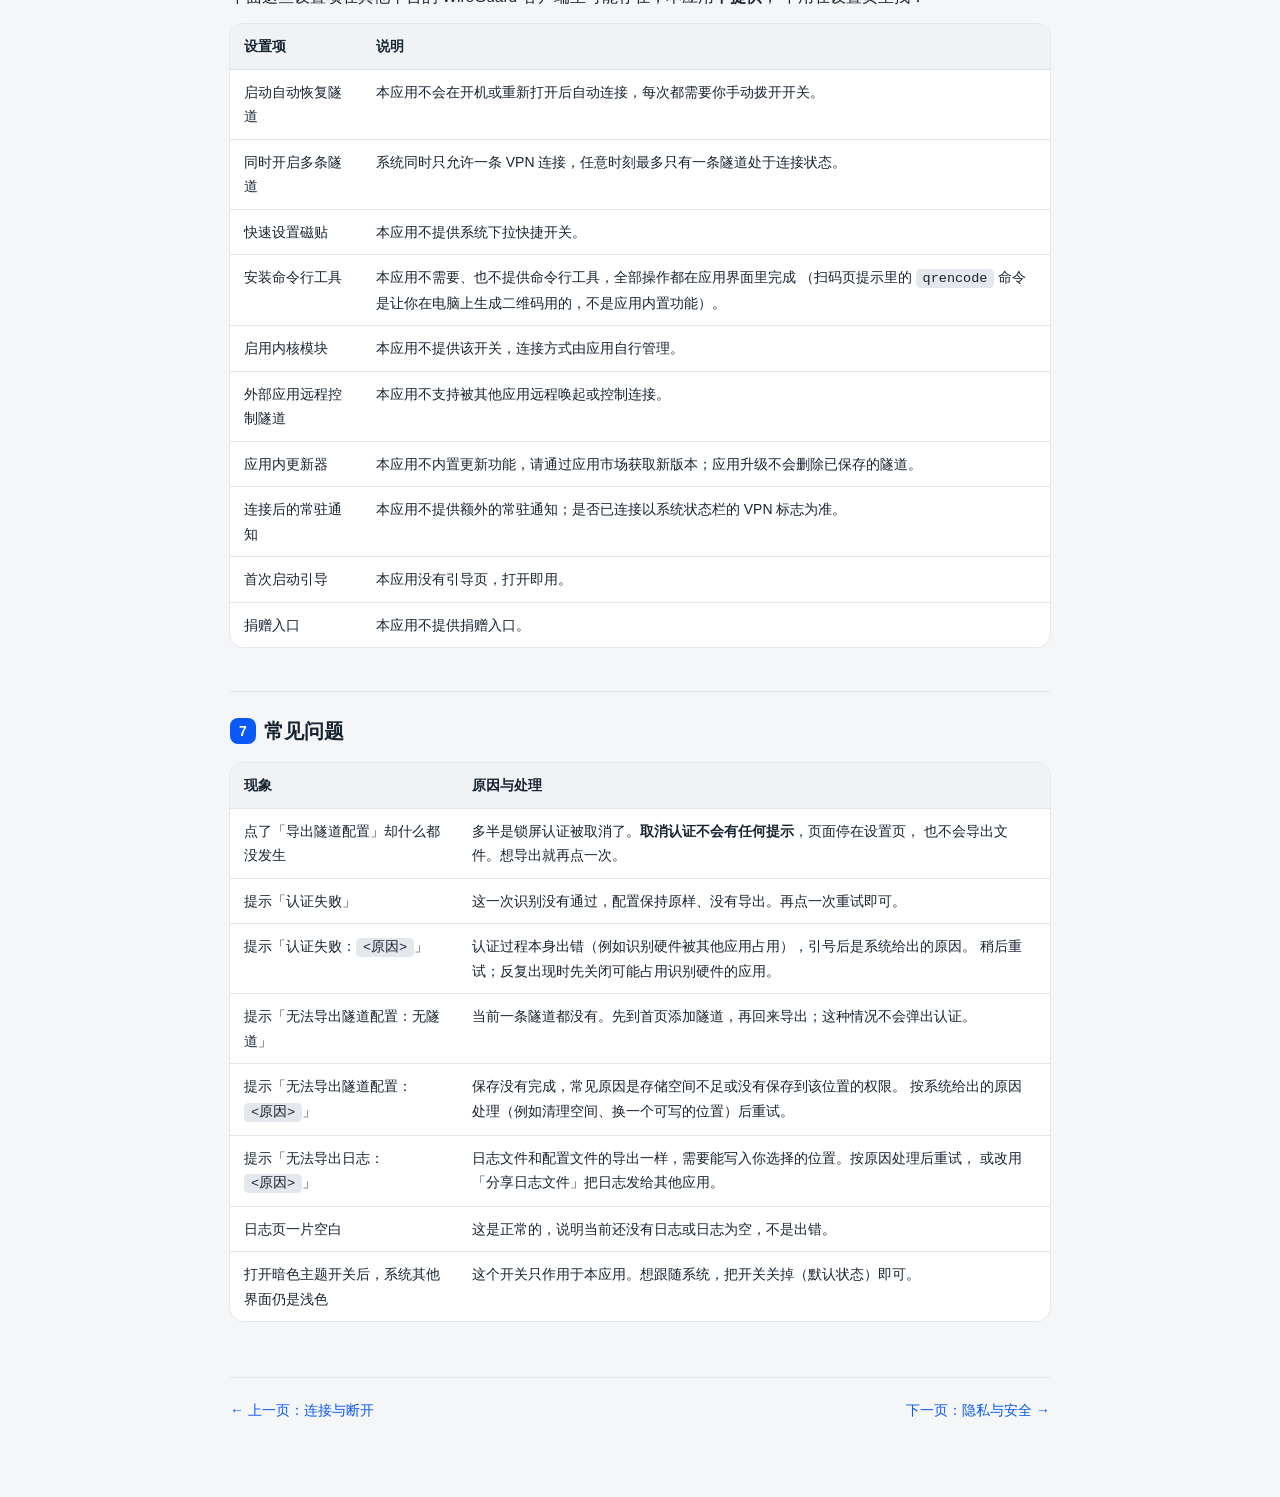
<file: handbook/settings.html>
<!DOCTYPE html>
<html lang="zh-CN">
<head>
<meta charset="UTF-8">
<meta name="viewport" content="width=device-width, initial-scale=1.0">
<title>设置 · WireGuard 用户手册</title>
<link rel="stylesheet" href="style.css">
</head>
<body>
<div class="wrap">

<header class="page-head">
  <div class="crumb"><a href="index.html">手册首页</a> / 设置</div>
  <h1>设置</h1>
  <p class="lede">设置页放的都是「与某一条隧道无关」的应用级功能：查看版本、把全部隧道
    一次导出备份、查看与导出运行日志、切换暗色主题。这一章逐项说明每一项怎么用、
    会看到什么提示。</p>
</header>

<h2><span class="no">1</span>入口与界面一览</h2>
<p>打开应用，在隧道列表页（首页）点右上角的「<b>设置</b>」图标按钮，即可进入设置页。
设置页一共只有四行，从上到下依次是：版本信息、导出隧道配置、查看应用日志、暗色主题。</p>

<figure class="shot">
<svg viewBox="0 0 300 620" xmlns="http://www.w3.org/2000/svg" role="img" aria-label="设置页界面示意图">
  <rect x="0" y="0" width="300" height="620" rx="34" fill="#10141A"/>
  <rect x="6" y="6" width="288" height="608" rx="28" fill="#F1F3F5"/>
  <!-- 状态栏 -->
  <text x="26" y="27" font-size="11" font-weight="600" fill="#182431">9:41</text>
  <g fill="#182431">
    <rect x="232" y="18" width="3" height="8" rx="1"/><rect x="237" y="15" width="3" height="11" rx="1"/>
    <rect x="242" y="12" width="3" height="14" rx="1"/><rect x="247" y="9" width="3" height="17" rx="1"/>
  </g>
  <rect x="256" y="12" width="18" height="10" rx="3" fill="none" stroke="#182431"/>
  <rect x="258" y="14" width="11" height="6" rx="1.5" fill="#182431"/>
  <!-- 标题栏 -->
  <path d="M 35 50 L 26 58.5 L 35 67" fill="none" stroke="#182431" stroke-width="2.2"
        stroke-linecap="round" stroke-linejoin="round"/>
  <text x="52" y="66" font-size="20" font-weight="700" fill="#182431">设置</text>
  <!-- 版本信息 -->
  <rect x="16" y="96" width="268" height="64" rx="12" fill="#FFFFFF"/>
  <text x="32" y="122" font-size="15" fill="#182431">版本信息</text>
  <text x="32" y="143" font-size="9.5" fill="#97A0AB">WireGuard v1.x.x，userspace backend 1.0.x</text>
  <!-- 导出隧道配置 -->
  <rect x="16" y="170" width="268" height="52" rx="12" fill="#FFFFFF"/>
  <text x="32" y="202" font-size="15" fill="#182431">导出隧道配置</text>
  <path d="M 265 186 L 271 192 L 265 198" fill="none" stroke="#B9C0CA" stroke-width="2"
        stroke-linecap="round" stroke-linejoin="round"/>
  <!-- 查看应用日志 -->
  <rect x="16" y="230" width="268" height="52" rx="12" fill="#FFFFFF"/>
  <text x="32" y="262" font-size="15" fill="#182431">查看应用日志</text>
  <path d="M 265 246 L 271 252 L 265 258" fill="none" stroke="#B9C0CA" stroke-width="2"
        stroke-linecap="round" stroke-linejoin="round"/>
  <!-- 暗色主题 -->
  <rect x="16" y="290" width="268" height="52" rx="12" fill="#FFFFFF"/>
  <text x="32" y="322" font-size="15" fill="#182431">暗色主题</text>
  <rect x="222" y="304" width="40" height="24" rx="12" fill="#C7CDD6"/>
  <circle cx="231" cy="316" r="10" fill="#fff"/>
  <!-- 标注 -->
  <circle cx="14" cy="122" r="9" fill="#0A59F7"/><text x="14" y="126" font-size="11" font-weight="700" fill="#fff" text-anchor="middle">1</text>
  <circle cx="14" cy="196" r="9" fill="#0A59F7"/><text x="14" y="200" font-size="11" font-weight="700" fill="#fff" text-anchor="middle">2</text>
  <circle cx="14" cy="256" r="9" fill="#0A59F7"/><text x="14" y="260" font-size="11" font-weight="700" fill="#fff" text-anchor="middle">3</text>
  <circle cx="14" cy="316" r="9" fill="#0A59F7"/><text x="14" y="320" font-size="11" font-weight="700" fill="#fff" text-anchor="middle">4</text>
</svg>
<figcaption>
  <div class="legend">
    <div class="li"><span class="dot">1</span><span><b>版本信息</b>：应用与底层实现的名称和版本，仅供查看（这一行点了没有反应）。</span></div>
    <div class="li"><span class="dot">2</span><span><b>导出隧道配置</b>：把全部隧道打包成一个压缩包保存到本机，导出前需要先通过认证。</span></div>
    <div class="li"><span class="dot">3</span><span><b>查看应用日志</b>：进入日志页，可以导出或分享日志文件。</span></div>
    <div class="li"><span class="dot">4</span><span><b>暗色主题开关</b>：默认关闭＝跟随系统；打开＝始终使用暗色主题。拨一下立即生效。</span></div>
  </div>
</figcaption>
</figure>

<div class="note">设置页里没有「保存」或「确定」按钮：每一项点下去要么立即生效，
  要么直接打开对应的页面或系统界面。</div>

<h2><span class="no">2</span>版本信息</h2>
<p>「版本信息」这一行显示两样东西：</p>
<ul>
  <li><b>应用名称与版本号</b>（示意：<code>WireGuard v1.x.x</code>）；</li>
  <li><b>底层实现的名称与版本</b>（示意：<code>userspace backend 1.0.x</code>）。</li>
</ul>
<div class="note">这一行只是给你看的，<b>点击不会有任何反应</b>：不会打开网页，也不会跳转。
  其中的名称与版本号以你手机上实际显示的为准。</div>

<h2><span class="no">3</span>导出隧道配置</h2>
<p>「导出隧道配置」把当前保存的<b>全部隧道</b>一次性导出，适合换手机前的备份，
  或者把配置交给其他设备使用。</p>
<ol class="steps">
  <li>点击「<b>导出隧道配置</b>」。</li>
  <li><b>如果一条隧道都没有</b>：直接提示「无法导出隧道配置：无隧道」，
    <b>不会弹出认证</b>。到这一步就结束了，先去添加隧道再回来导出。</li>
  <li><b>有隧道时</b>：系统先弹出锁屏认证，标题为「导出配置前需要通过认证」。
    用生物识别或锁屏凭证（PIN／图案／密码）都可以。</li>
  <li>认证通过后，每一条隧道分别导出为一个 <code>&lt;隧道名&gt;.conf</code> 文件，
    再一起打包成一个 zip 压缩包。</li>
  <li>系统弹出保存位置选择，选好位置并确认。</li>
  <li>结果：
    <ul>
      <li>保存成功：底部提示「已保存至 '&lt;文件名&gt;'」；</li>
      <li>保存失败：提示「无法导出隧道配置：<code>&lt;原因&gt;</code>」，原因由系统给出
        （例如没有存储空间、没有权限）。</li>
    </ul>
  </li>
</ol>

<figure class="shot shot-wide">
<svg viewBox="0 0 620 670" xmlns="http://www.w3.org/2000/svg" role="img" aria-label="导出隧道配置：先认证、再保存的成功与提示示意图">
  <!-- 左：认证 -->
  <text x="150" y="20" font-size="13" font-weight="700" fill="#5A6572" text-anchor="middle">导出前</text>
  <text x="150" y="38" font-size="12" fill="#97A0AB" text-anchor="middle">系统弹出锁屏认证</text>
  <g transform="translate(0 50)">
    <rect x="0" y="0" width="300" height="620" rx="34" fill="#10141A"/>
    <rect x="6" y="6" width="288" height="608" rx="28" fill="#F1F3F5"/>
    <text x="26" y="27" font-size="11" font-weight="600" fill="#182431">9:41</text>
    <rect x="256" y="12" width="18" height="10" rx="3" fill="none" stroke="#182431"/>
    <rect x="258" y="14" width="11" height="6" rx="1.5" fill="#182431"/>
    <path d="M 35 50 L 26 58.5 L 35 67" fill="none" stroke="#182431" stroke-width="2.2"
          stroke-linecap="round" stroke-linejoin="round"/>
    <text x="52" y="66" font-size="20" font-weight="700" fill="#182431">设置</text>
    <rect x="16" y="96" width="268" height="52" rx="12" fill="#FFFFFF"/>
    <text x="32" y="128" font-size="15" fill="#182431">版本信息</text>
    <rect x="16" y="156" width="268" height="52" rx="12" fill="#FFFFFF"/>
    <text x="32" y="188" font-size="15" fill="#182431">导出隧道配置</text>
    <path d="M 265 172 L 271 178 L 265 184" fill="none" stroke="#B9C0CA" stroke-width="2"
          stroke-linecap="round" stroke-linejoin="round"/>
    <rect x="16" y="216" width="268" height="52" rx="12" fill="#FFFFFF"/>
    <text x="32" y="248" font-size="15" fill="#182431">查看应用日志</text>
    <rect x="16" y="276" width="268" height="52" rx="12" fill="#FFFFFF"/>
    <text x="32" y="308" font-size="15" fill="#182431">暗色主题</text>
    <rect x="222" y="290" width="40" height="24" rx="12" fill="#C7CDD6"/>
    <circle cx="231" cy="302" r="10" fill="#fff"/>
    <!-- 遮罩 + 认证框 -->
    <rect x="0" y="0" width="300" height="620" rx="34" fill="#182431" opacity="0.32"/>
    <rect x="28" y="196" width="244" height="196" rx="18" fill="#FFFFFF"/>
    <g transform="translate(150 244)" stroke="#0A59F7" stroke-width="2" fill="none" stroke-linecap="round">
      <path d="M -21 -5 A 26 26 0 0 1 21 -5"/>
      <path d="M -16 2 A 18 18 0 0 1 16 2"/>
      <path d="M -10 8 A 12 12 0 0 1 10 8"/>
      <line x1="0" y1="14" x2="0" y2="6"/>
    </g>
    <text x="150" y="292" font-size="14" font-weight="700" fill="#182431" text-anchor="middle">导出配置前需要通过认证</text>
    <text x="150" y="314" font-size="11" fill="#5A6572" text-anchor="middle">使用生物识别或锁屏凭证验证</text>
    <rect x="105" y="348" width="90" height="32" rx="16" fill="#F4F6F8"/>
    <text x="150" y="369" font-size="12" fill="#0A59F7" text-anchor="middle">取消</text>
    <circle cx="14" cy="290" r="9" fill="#0A59F7"/><text x="14" y="294" font-size="11" font-weight="700" fill="#fff" text-anchor="middle">1</text>
    <circle cx="186" cy="370" r="9" fill="#0A59F7"/><text x="186" y="374" font-size="11" font-weight="700" fill="#fff" text-anchor="middle">2</text>
  </g>
  <!-- 右：保存成功 -->
  <text x="470" y="20" font-size="13" font-weight="700" fill="#5A6572" text-anchor="middle">保存完成</text>
  <text x="470" y="38" font-size="12" fill="#97A0AB" text-anchor="middle">底部提示保存结果</text>
  <g transform="translate(320 50)">
    <rect x="0" y="0" width="300" height="620" rx="34" fill="#10141A"/>
    <rect x="6" y="6" width="288" height="608" rx="28" fill="#F1F3F5"/>
    <text x="26" y="27" font-size="11" font-weight="600" fill="#182431">9:41</text>
    <rect x="256" y="12" width="18" height="10" rx="3" fill="none" stroke="#182431"/>
    <rect x="258" y="14" width="11" height="6" rx="1.5" fill="#182431"/>
    <path d="M 35 50 L 26 58.5 L 35 67" fill="none" stroke="#182431" stroke-width="2.2"
          stroke-linecap="round" stroke-linejoin="round"/>
    <text x="52" y="66" font-size="20" font-weight="700" fill="#182431">设置</text>
    <rect x="16" y="96" width="268" height="52" rx="12" fill="#FFFFFF"/>
    <text x="32" y="128" font-size="15" fill="#182431">版本信息</text>
    <rect x="16" y="156" width="268" height="52" rx="12" fill="#FFFFFF"/>
    <text x="32" y="188" font-size="15" fill="#182431">导出隧道配置</text>
    <path d="M 265 172 L 271 178 L 265 184" fill="none" stroke="#B9C0CA" stroke-width="2"
          stroke-linecap="round" stroke-linejoin="round"/>
    <rect x="16" y="216" width="268" height="52" rx="12" fill="#FFFFFF"/>
    <text x="32" y="248" font-size="15" fill="#182431">查看应用日志</text>
    <rect x="16" y="276" width="268" height="52" rx="12" fill="#FFFFFF"/>
    <text x="32" y="308" font-size="15" fill="#182431">暗色主题</text>
    <rect x="222" y="290" width="40" height="24" rx="12" fill="#C7CDD6"/>
    <circle cx="231" cy="302" r="10" fill="#fff"/>
    <!-- 底部提示 -->
    <rect x="26" y="516" width="248" height="46" rx="12" fill="#26303C"/>
    <text x="150" y="544" font-size="11.5" fill="#FFFFFF" text-anchor="middle">已保存至 'wireguard-tunnels.zip'</text>
    <circle cx="14" cy="539" r="9" fill="#0A59F7"/><text x="14" y="543" font-size="11" font-weight="700" fill="#fff" text-anchor="middle">3</text>
  </g>
</svg>
<figcaption>
  <div class="legend">
    <div class="li"><span class="dot">1</span><span><b>锁屏认证</b>：有隧道时导出，先弹系统认证（框内文案由系统提供），标题为「导出配置前需要通过认证」。</span></div>
    <div class="li"><span class="dot">2</span><span><b>取消</b>：取消或认证失败都不会导出任何文件；通过指纹、人脸或锁屏密码任意一种即可继续。</span></div>
    <div class="li"><span class="dot">3</span><span><b>保存结果</b>：成功时底部提示「已保存至 '&lt;文件名&gt;'」，失败时提示具体原因（图中文件名为示意，以应用实际生成为准）。</span></div>
  </div>
</figcaption>
</figure>

<div class="warn">导出的 zip 压缩包里包含<b>每条隧道的完整私钥</b>：拿到这个文件就等于拿到了
  你的账号密码。<b>只在必要的时候导出，并且妥善保管</b>，不要随手发到聊天工具或云盘。
  私钥的保护规则见<a href="privacy-security.html">隐私与安全</a>。</div>

<div class="note">认证只做一次：一次导出对应一次认证；认证被取消或失败时不会导出任何文件，
  页面停留在设置页，你可以再点一次重新导出。导出不会打断正在连接的隧道，导出的内容是你最新已保存的配置。</div>

<h2><span class="no">4</span>查看应用日志</h2>
<p>「查看应用日志」进入日志页。日志是应用自己记录的运行过程（连接过程、错误信息等），
  反馈问题时把日志发出来，最有助于定位原因。</p>
<ul>
  <li><b>顺序</b>：按时间先后排列，<b>旧的在上面、新的在最下面</b>。</li>
  <li><b>自动滚动</b>：只要你没有手动往上滑，新产生的日志会自动滚动到底部，
    让你总是看到最新的内容；当你手动上滑查看历史日志时，自动滚动会暂停，不会把你拉回去。</li>
  <li><b>导出日志文件</b>：把日志保存为文本文件。成功提示「已保存至 '&lt;文件名&gt;'」，
    失败提示「无法导出日志：<code>&lt;原因&gt;</code>」。</li>
  <li><b>分享日志文件</b>：通过系统分享，把日志文件发给其他应用（例如发给帮你排查问题的人）。</li>
  <li><b>内容范围</b>：日志<b>不包含私钥与预共享密钥</b>，可以放心交给他人查看。</li>
  <li><b>日志为空</b>：页面显示空白列表，不会报错——通常只是还没有产生日志。</li>
</ul>

<figure class="shot">
<svg viewBox="0 0 300 620" xmlns="http://www.w3.org/2000/svg" role="img" aria-label="应用日志页示意图">
  <rect x="0" y="0" width="300" height="620" rx="34" fill="#10141A"/>
  <rect x="6" y="6" width="288" height="608" rx="28" fill="#F1F3F5"/>
  <!-- 状态栏 -->
  <text x="26" y="27" font-size="11" font-weight="600" fill="#182431">9:41</text>
  <g fill="#182431">
    <rect x="232" y="18" width="3" height="8" rx="1"/><rect x="237" y="15" width="3" height="11" rx="1"/>
    <rect x="242" y="12" width="3" height="14" rx="1"/><rect x="247" y="9" width="3" height="17" rx="1"/>
  </g>
  <rect x="256" y="12" width="18" height="10" rx="3" fill="none" stroke="#182431"/>
  <rect x="258" y="14" width="11" height="6" rx="1.5" fill="#182431"/>
  <!-- 标题栏 -->
  <path d="M 35 50 L 26 58.5 L 35 67" fill="none" stroke="#182431" stroke-width="2.2"
        stroke-linecap="round" stroke-linejoin="round"/>
  <text x="52" y="66" font-size="20" font-weight="700" fill="#182431">应用日志</text>
  <!-- 两个入口 -->
  <rect x="16" y="90" width="130" height="38" rx="10" fill="#0A59F7"/>
  <text x="81" y="114" font-size="11.5" font-weight="600" fill="#fff" text-anchor="middle">导出日志文件</text>
  <rect x="154" y="90" width="130" height="38" rx="10" fill="#FFFFFF" stroke="#0A59F7"/>
  <text x="219" y="114" font-size="11.5" font-weight="600" fill="#0A59F7" text-anchor="middle">分享日志文件</text>
  <!-- 日志列表 -->
  <rect x="16" y="142" width="268" height="440" rx="12" fill="#FFFFFF"/>
  <g font-family="monospace" font-size="9.5" fill="#5A6572">
    <text x="28" y="180">09:41:02  应用启动</text>
    <text x="28" y="204">09:41:02  已加载 3 条隧道</text>
    <text x="28" y="228">09:41:03  主题：跟随系统</text>
    <text x="28" y="252">09:41:05  连接「company-vpn」</text>
    <text x="28" y="276">09:41:05  正在解析对端地址…</text>
    <text x="28" y="300">09:41:05  正在建立握手</text>
    <text x="28" y="324">09:41:06  握手完成</text>
    <text x="28" y="348">09:41:06  隧道已建立</text>
    <text x="28" y="372">09:41:07  已应用 2 条路由</text>
    <text x="28" y="396">09:41:18  收到 1.2 MiB，发出 340 KiB</text>
    <text x="28" y="420">09:41:31  收到 2.4 MiB，发出 712 KiB</text>
    <text x="28" y="444">09:41:44  收到 3.1 MiB，发出 1.0 MiB</text>
    <text x="28" y="468">09:41:57  收到 3.9 MiB，发出 1.3 MiB</text>
    <text x="28" y="492">09:42:10  收到 4.6 MiB，发出 1.6 MiB</text>
    <text x="28" y="516">09:42:23  收到 5.2 MiB，发出 1.9 MiB</text>
    <text x="28" y="540">09:42:36  收到 6.0 MiB，发出 2.2 MiB</text>
  </g>
  <text x="150" y="570" font-size="9.5" fill="#97A0AB" text-anchor="middle">↓ 新日志已自动滚动到底部</text>
  <!-- 标注 -->
  <circle cx="14" cy="109" r="9" fill="#0A59F7"/><text x="14" y="113" font-size="11" font-weight="700" fill="#fff" text-anchor="middle">1</text>
  <circle cx="14" cy="300" r="9" fill="#0A59F7"/><text x="14" y="304" font-size="11" font-weight="700" fill="#fff" text-anchor="middle">2</text>
  <circle cx="222" cy="570" r="9" fill="#0A59F7"/><text x="222" y="574" font-size="11" font-weight="700" fill="#fff" text-anchor="middle">3</text>
</svg>
<figcaption>
  <div class="legend">
    <div class="li"><span class="dot">1</span><span><b>两个入口</b>：「导出日志文件」保存为文本文件；「分享日志文件」通过系统分享发给其他应用。</span></div>
    <div class="li"><span class="dot">2</span><span><b>日志列表</b>：旧的在上面、新的在最下面，按时间顺序排列（图中日志内容为示意，以应用实际记录为准）。</span></div>
    <div class="li"><span class="dot">3</span><span><b>自动滚动</b>：你没有手动上滑时，新日志会自动滚到底部。</span></div>
  </div>
</figcaption>
</figure>

<div class="note">日志只记录应用自身运行过程中的信息，<b>不会写入私钥与预共享密钥</b>；
  这一点与<a href="privacy-security.html">隐私与安全</a>中的承诺一致。</div>

<h2><span class="no">5</span>暗色主题</h2>
<p>「暗色主题」是一个开关，控制整个应用使用浅色还是深色外观：</p>
<ul>
  <li><b>打开</b>：使用暗色（黑夜）主题。</li>
  <li><b>关闭</b>：跟随系统（<b>默认</b>）。系统是深色模式时应用显示暗色，系统是浅色模式时显示浅色。</li>
  <li><b>立即生效</b>：拨动开关后，当前页面马上换成对应外观，不需要重启应用。</li>
  <li><b>重启保持</b>：下次打开应用，仍然保持你上次的选择。</li>
  <li><b>生效范围</b>：<b>全部页面与对话框</b>都适用，包括隧道列表、隧道详情、编辑器、日志页，
    以及底部弹出的面板。</li>
</ul>
<div class="tip">如果你希望「白天浅色、晚上自动变暗」，把开关保持在默认的关闭状态，
  再让系统的深色模式按时间或日出日落自动切换即可。</div>

<h2><span class="no">6</span>这里没有的设置项</h2>
<p>下面这些设置项在其他平台的 WireGuard 客户端里可能存在，本应用<b>不提供</b>，
  不用在设置页里找：</p>
<table>
  <tr><th>设置项</th><th>说明</th></tr>
  <tr><td>启动自动恢复隧道</td>
      <td>本应用不会在开机或重新打开后自动连接，每次都需要你手动拨开开关。</td></tr>
  <tr><td>同时开启多条隧道</td>
      <td>系统同时只允许一条 VPN 连接，任意时刻最多只有一条隧道处于连接状态。</td></tr>
  <tr><td>快速设置磁贴</td>
      <td>本应用不提供系统下拉快捷开关。</td></tr>
  <tr><td>安装命令行工具</td>
      <td>本应用不需要、也不提供命令行工具，全部操作都在应用界面里完成
        （扫码页提示里的 <code>qrencode</code> 命令是让你在电脑上生成二维码用的，不是应用内置功能）。</td></tr>
  <tr><td>启用内核模块</td>
      <td>本应用不提供该开关，连接方式由应用自行管理。</td></tr>
  <tr><td>外部应用远程控制隧道</td>
      <td>本应用不支持被其他应用远程唤起或控制连接。</td></tr>
  <tr><td>应用内更新器</td>
      <td>本应用不内置更新功能，请通过应用市场获取新版本；应用升级不会删除已保存的隧道。</td></tr>
  <tr><td>连接后的常驻通知</td>
      <td>本应用不提供额外的常驻通知；是否已连接以系统状态栏的 VPN 标志为准。</td></tr>
  <tr><td>首次启动引导</td>
      <td>本应用没有引导页，打开即用。</td></tr>
  <tr><td>捐赠入口</td>
      <td>本应用不提供捐赠入口。</td></tr>
</table>

<h2><span class="no">7</span>常见问题</h2>
<table>
  <tr><th>现象</th><th>原因与处理</th></tr>
  <tr><td>点了「导出隧道配置」却什么都没发生</td>
      <td>多半是锁屏认证被取消了。<b>取消认证不会有任何提示</b>，页面停在设置页，
        也不会导出文件。想导出就再点一次。</td></tr>
  <tr><td>提示「认证失败」</td>
      <td>这一次识别没有通过，配置保持原样、没有导出。再点一次重试即可。</td></tr>
  <tr><td>提示「认证失败：<code>&lt;原因&gt;</code>」</td>
      <td>认证过程本身出错（例如识别硬件被其他应用占用），引号后是系统给出的原因。
        稍后重试；反复出现时先关闭可能占用识别硬件的应用。</td></tr>
  <tr><td>提示「无法导出隧道配置：无隧道」</td>
      <td>当前一条隧道都没有。先到首页添加隧道，再回来导出；这种情况不会弹出认证。</td></tr>
  <tr><td>提示「无法导出隧道配置：<code>&lt;原因&gt;</code>」</td>
      <td>保存没有完成，常见原因是存储空间不足或没有保存到该位置的权限。
        按系统给出的原因处理（例如清理空间、换一个可写的位置）后重试。</td></tr>
  <tr><td>提示「无法导出日志：<code>&lt;原因&gt;</code>」</td>
      <td>日志文件和配置文件的导出一样，需要能写入你选择的位置。按原因处理后重试，
        或改用「分享日志文件」把日志发给其他应用。</td></tr>
  <tr><td>日志页一片空白</td>
      <td>这是正常的，说明当前还没有日志或日志为空，不是出错。</td></tr>
  <tr><td>打开暗色主题开关后，系统其他界面仍是浅色</td>
      <td>这个开关只作用于本应用。想跟随系统，把开关关掉（默认状态）即可。</td></tr>
</table>

<nav class="foot-nav">
  <span class="prev"><a href="tunnel-connection.html">← 上一页：连接与断开</a></span>
  <span class="next"><a href="privacy-security.html">下一页：隐私与安全 →</a></span>
</nav>

</div>
</body>
</html>
</file>
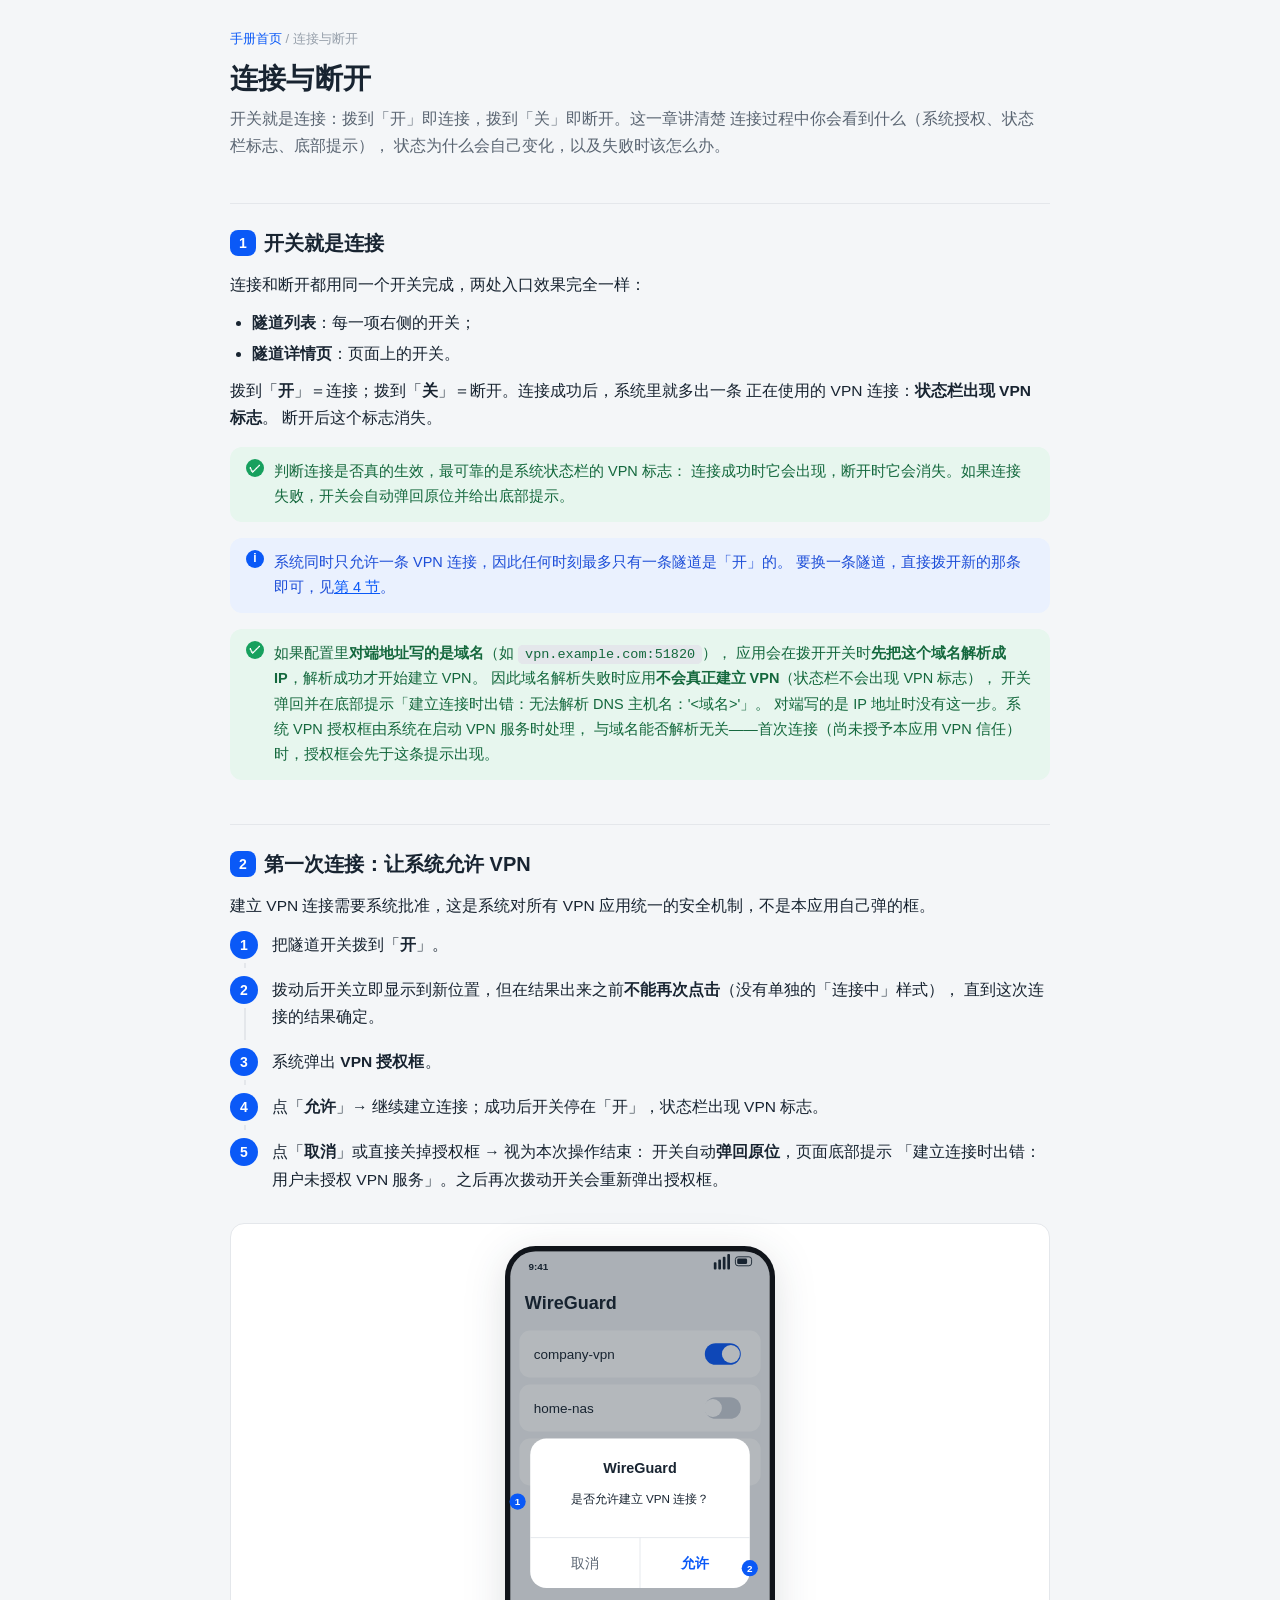
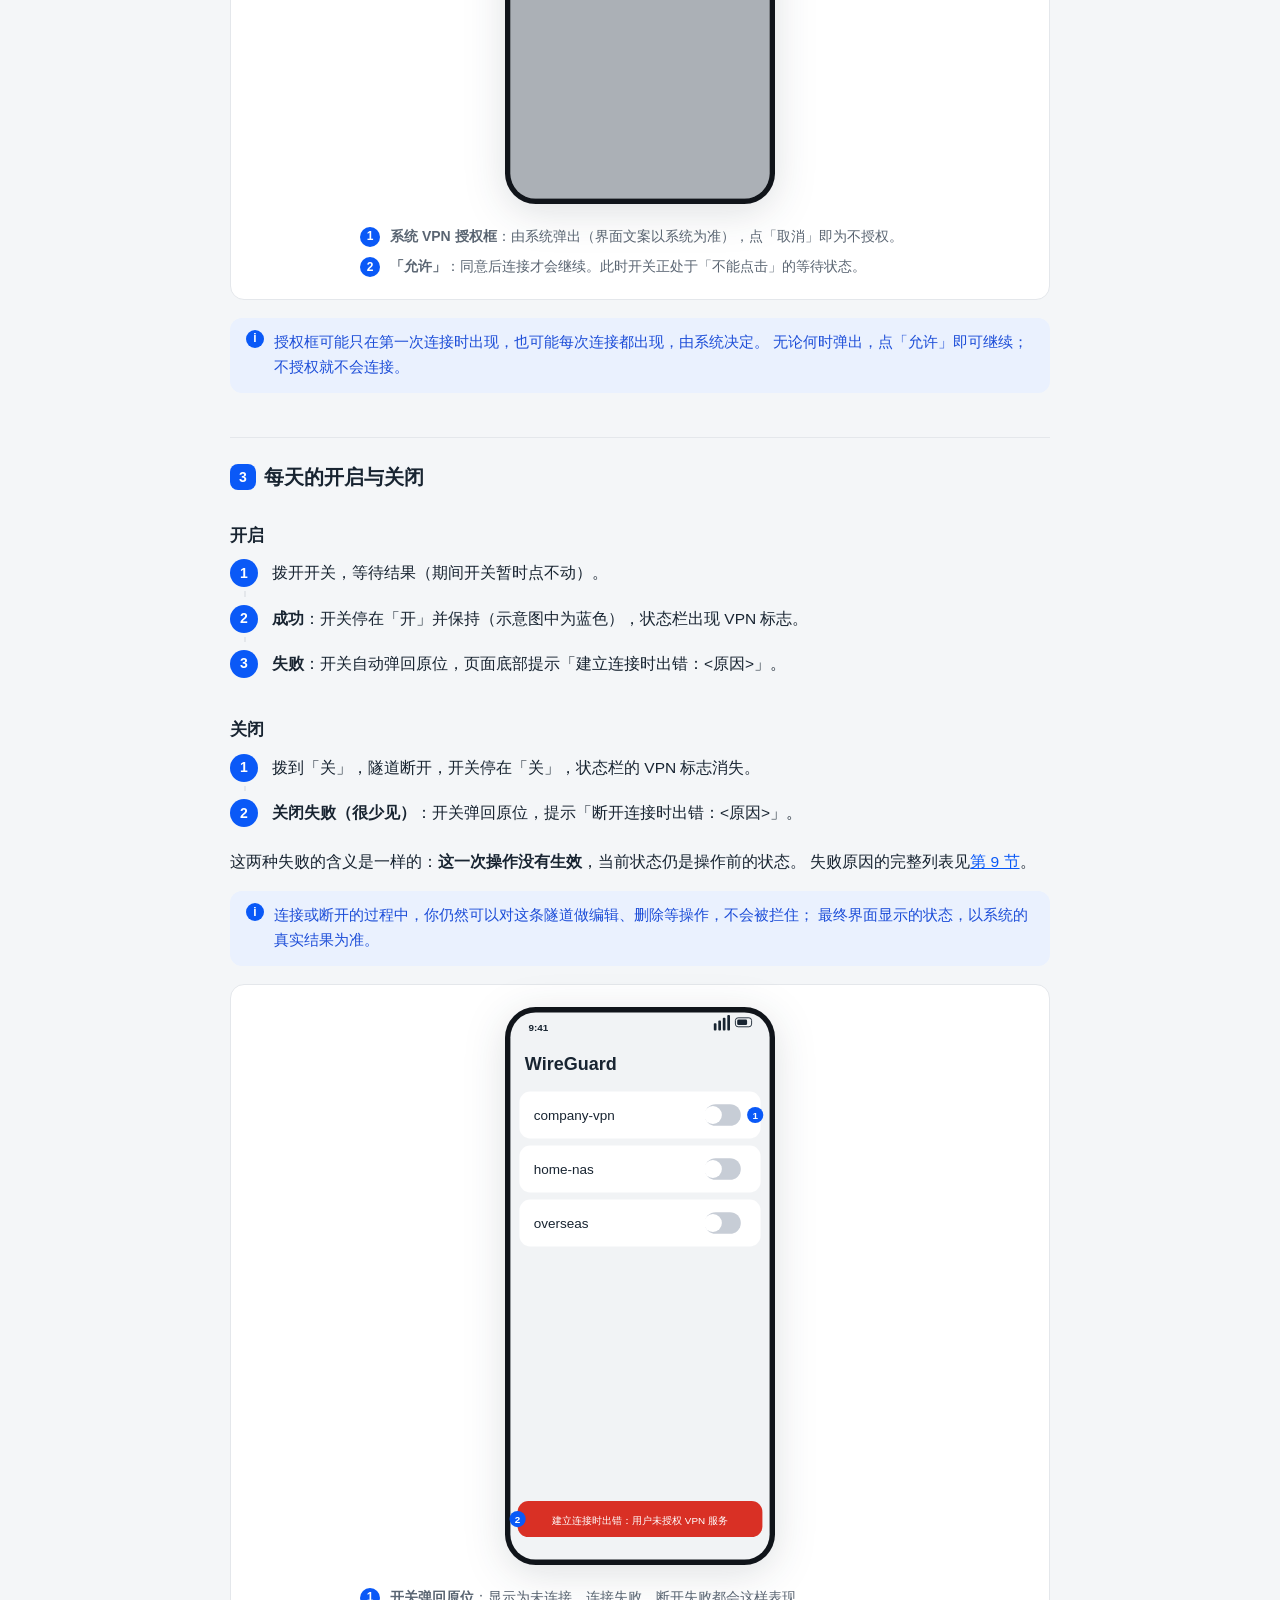
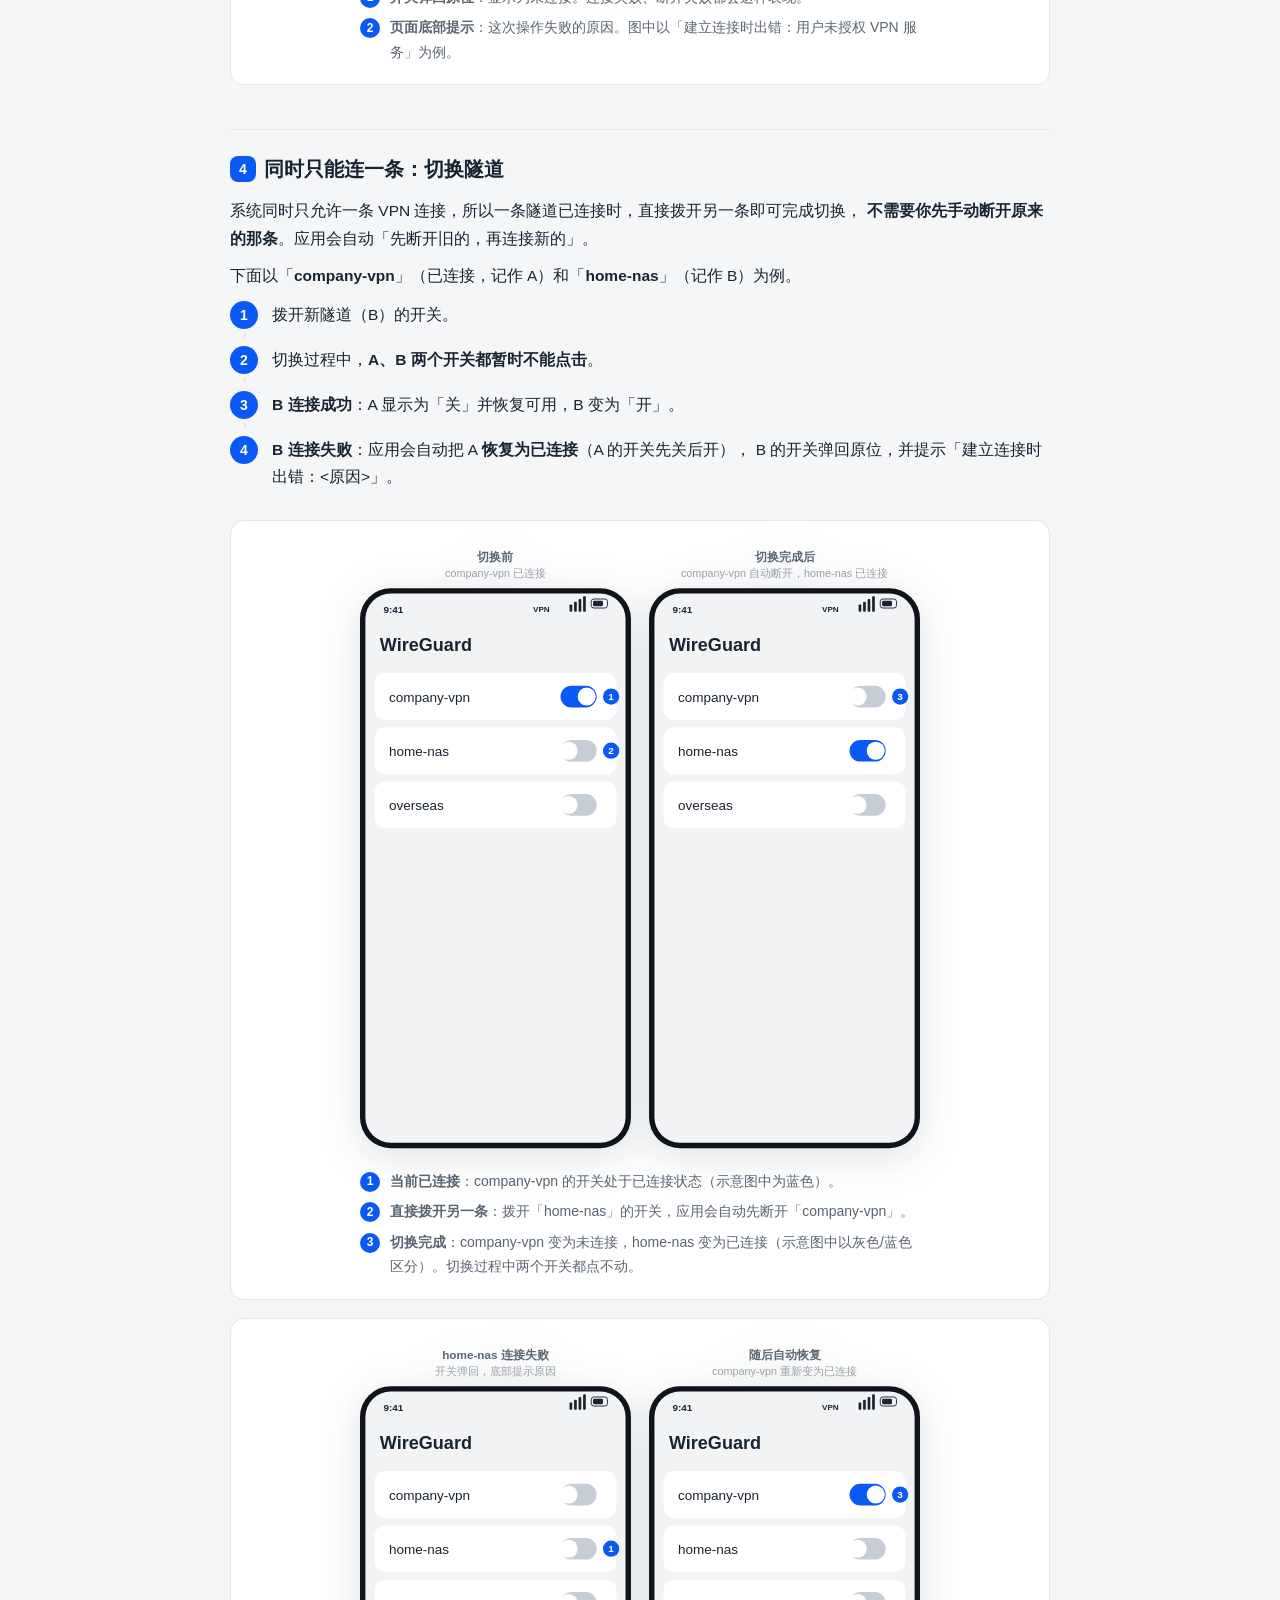
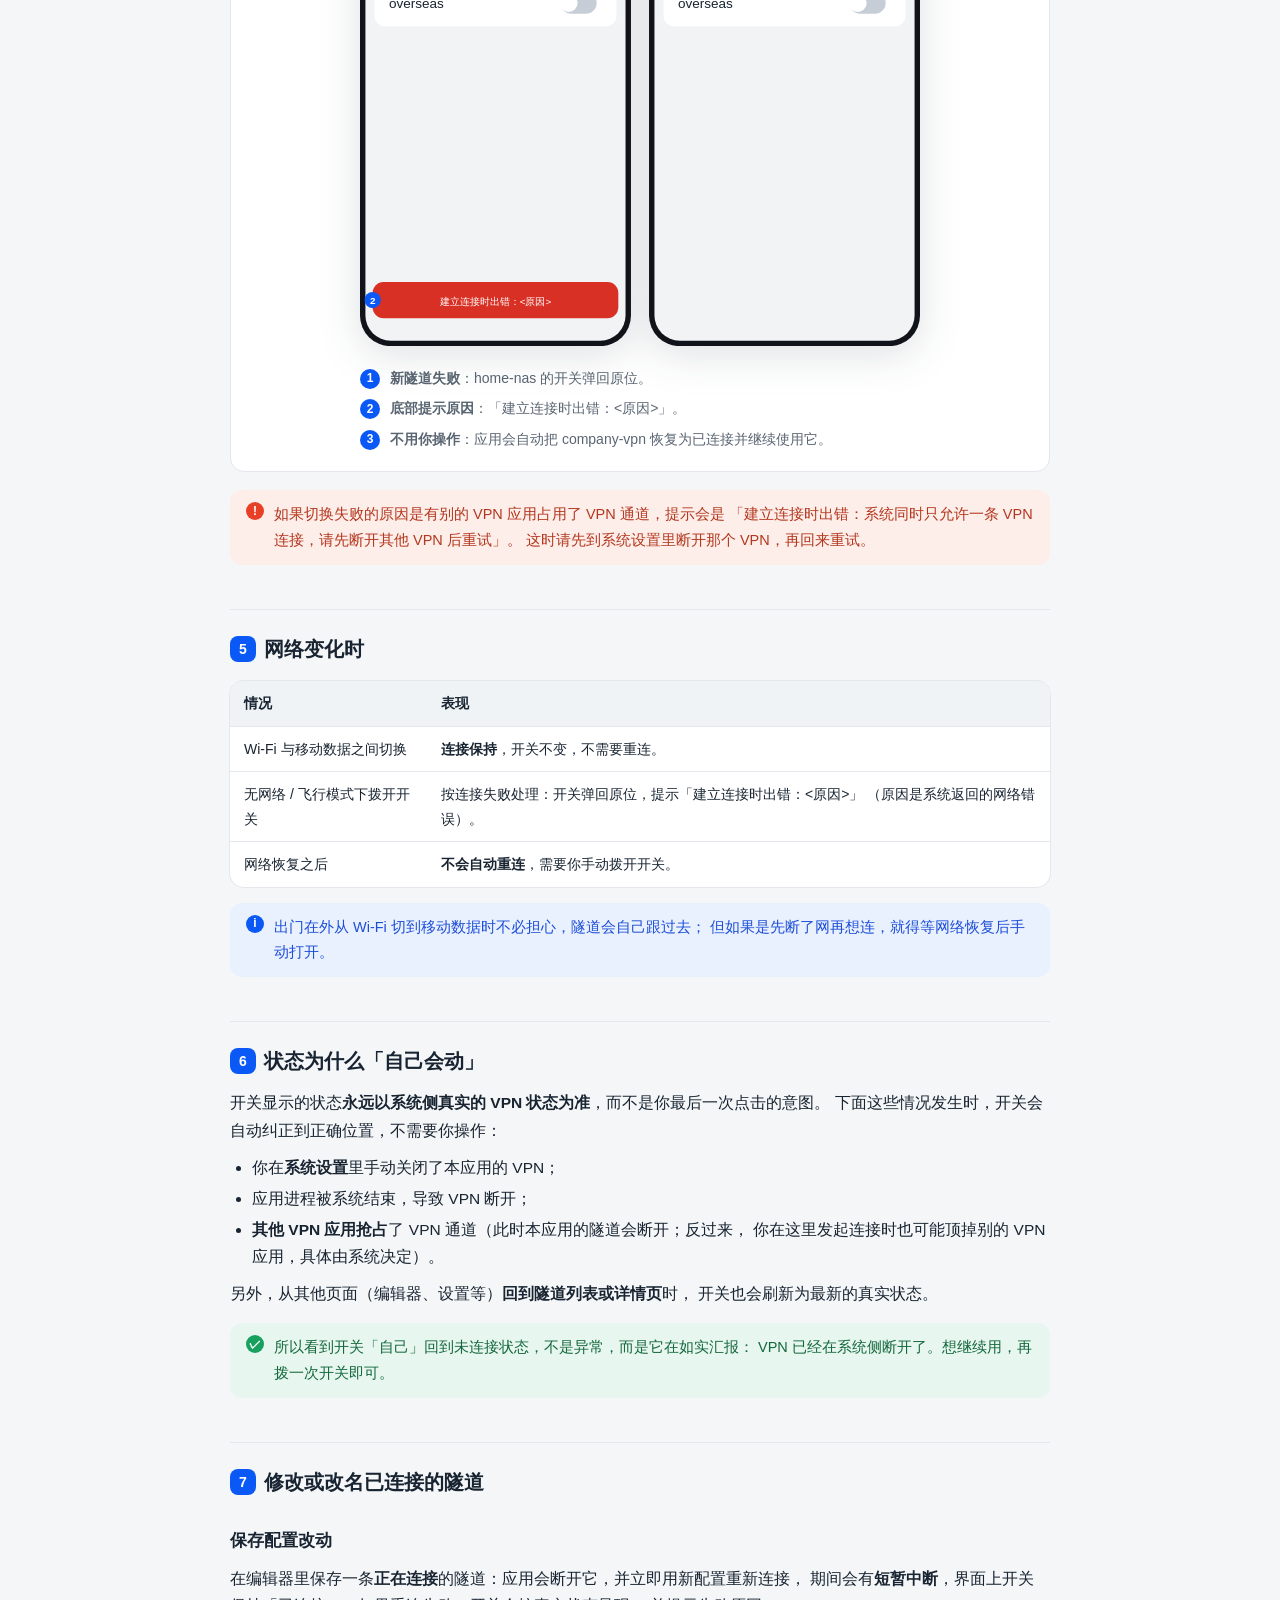
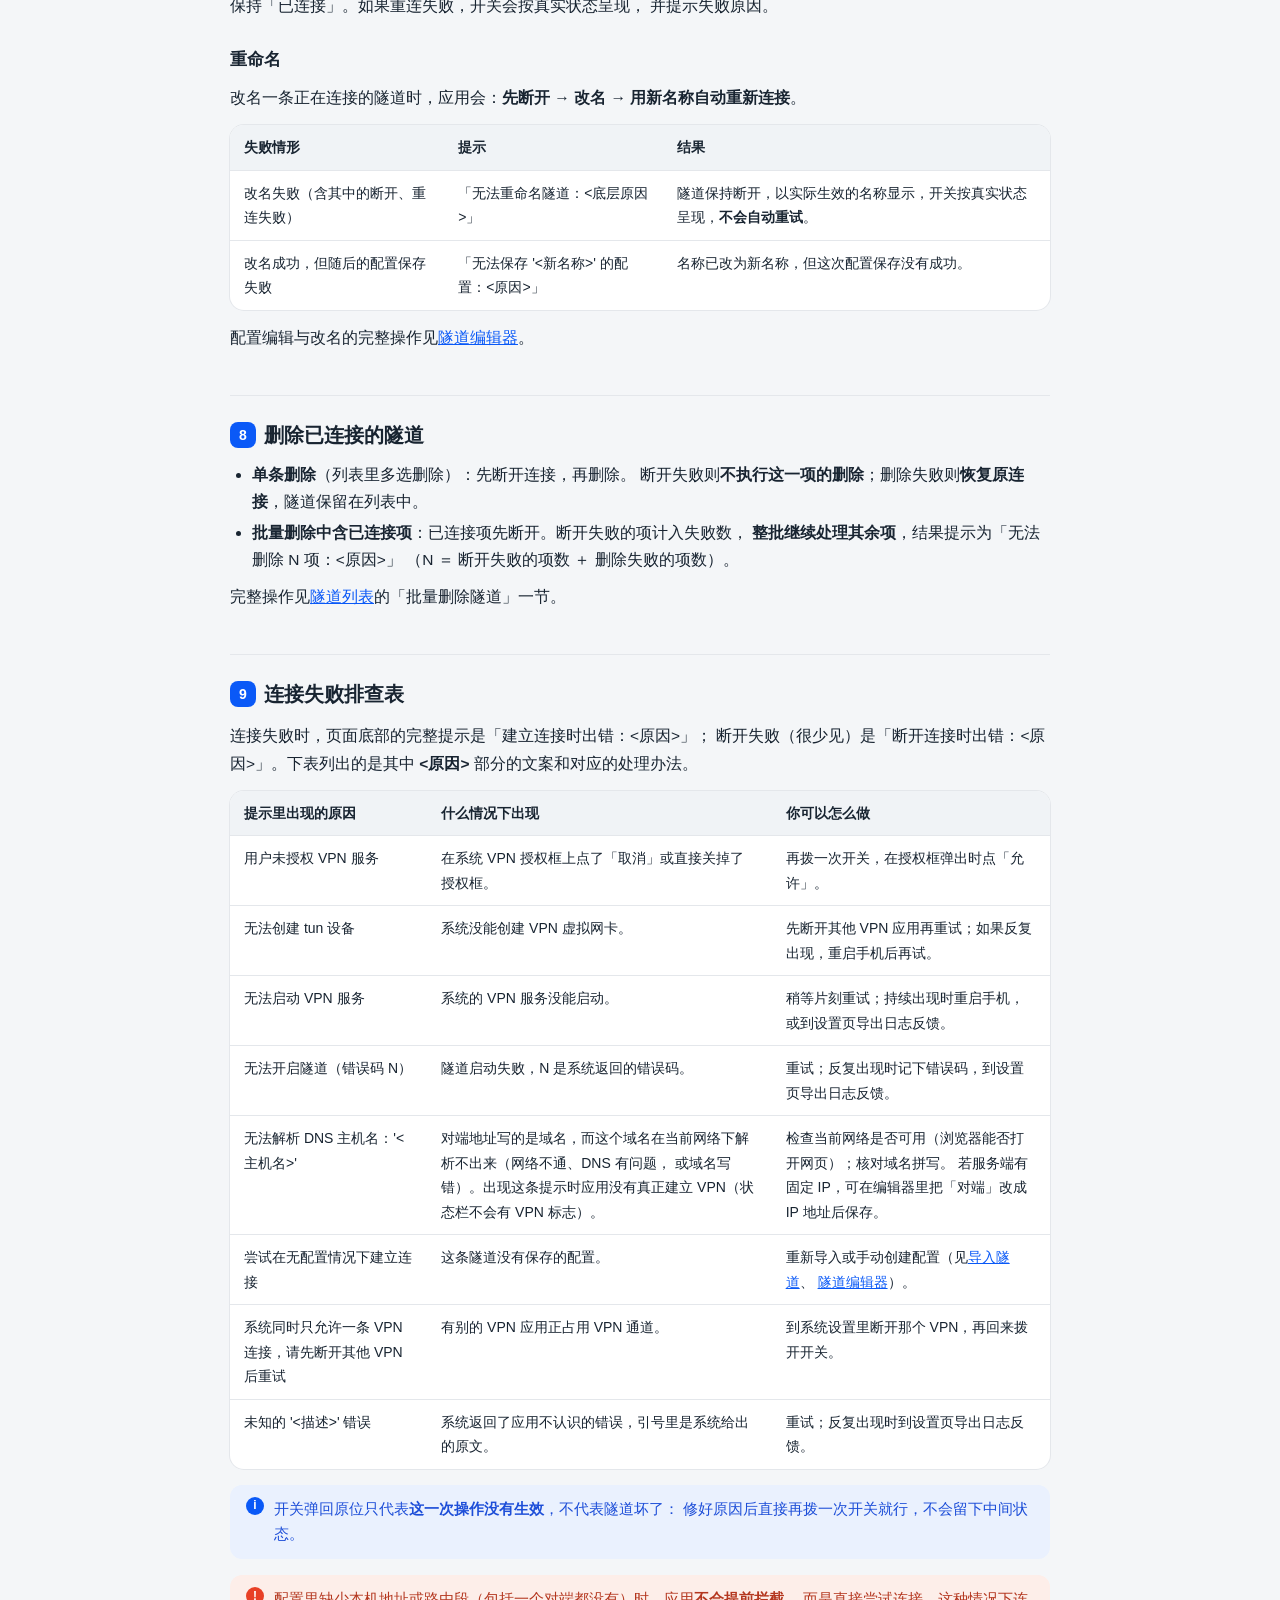
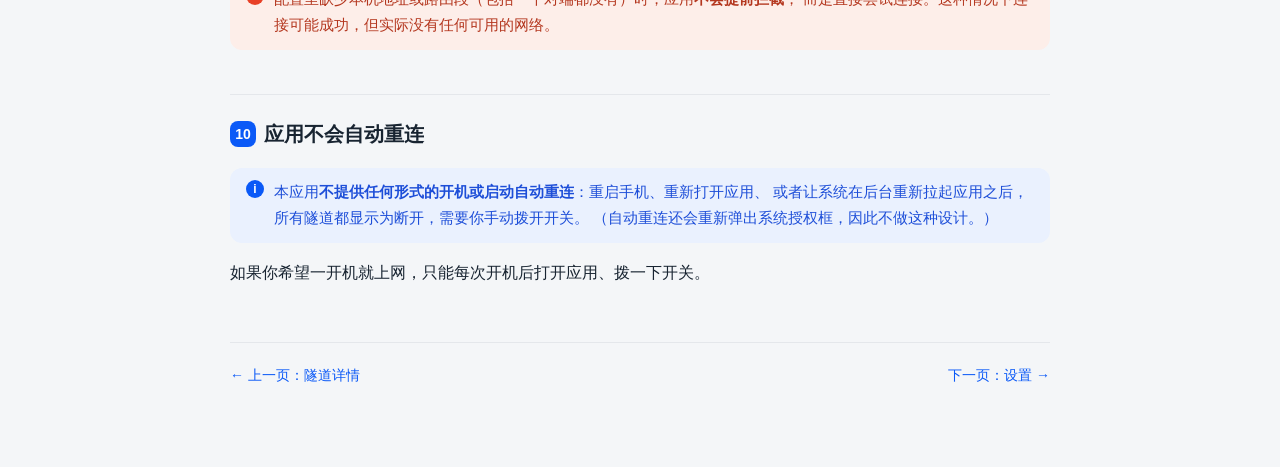
<file: handbook/tunnel-connection.html>
<!DOCTYPE html>
<html lang="zh-CN">
<head>
<meta charset="UTF-8">
<meta name="viewport" content="width=device-width, initial-scale=1.0">
<title>连接与断开 · WireGuard 用户手册</title>
<link rel="stylesheet" href="style.css">
</head>
<body>
<div class="wrap">

<header class="page-head">
  <div class="crumb"><a href="index.html">手册首页</a> / 连接与断开</div>
  <h1>连接与断开</h1>
  <p class="lede">开关就是连接：拨到「开」即连接，拨到「关」即断开。这一章讲清楚
    连接过程中你会看到什么（系统授权、状态栏标志、底部提示），
    状态为什么会自己变化，以及失败时该怎么办。</p>
</header>

<h2><span class="no">1</span>开关就是连接</h2>
<p>连接和断开都用同一个开关完成，两处入口效果完全一样：</p>
<ul>
  <li><b>隧道列表</b>：每一项右侧的开关；</li>
  <li><b>隧道详情页</b>：页面上的开关。</li>
</ul>
<p>拨到「<b>开</b>」＝连接；拨到「<b>关</b>」＝断开。连接成功后，系统里就多出一条
正在使用的 VPN 连接：<b>状态栏出现 VPN 标志</b>。
断开后这个标志消失。</p>
<div class="tip">判断连接是否真的生效，最可靠的是系统状态栏的 VPN 标志：
连接成功时它会出现，断开时它会消失。如果连接失败，开关会自动弹回原位并给出底部提示。</div>
<div class="note">系统同时只允许一条 VPN 连接，因此任何时刻最多只有一条隧道是「开」的。
要换一条隧道，直接拨开新的那条即可，见<a href="#switch">第 4 节</a>。</div>
<div class="tip">如果配置里<b>对端地址写的是域名</b>（如 <code>vpn.example.com:51820</code>），
应用会在拨开开关时<b>先把这个域名解析成 IP</b>，解析成功才开始建立 VPN。
因此域名解析失败时应用<b>不会真正建立 VPN</b>（状态栏不会出现 VPN 标志），
开关弹回并在底部提示「建立连接时出错：无法解析 DNS 主机名：'&lt;域名&gt;'」。
对端写的是 IP 地址时没有这一步。系统 VPN 授权框由系统在启动 VPN 服务时处理，
与域名能否解析无关——首次连接（尚未授予本应用 VPN 信任）时，授权框会先于这条提示出现。</div>

<h2><span class="no">2</span>第一次连接：让系统允许 VPN</h2>
<p>建立 VPN 连接需要系统批准，这是系统对所有 VPN 应用统一的安全机制，不是本应用自己弹的框。</p>
<ol class="steps">
  <li>把隧道开关拨到「<b>开</b>」。</li>
  <li>拨动后开关立即显示到新位置，但在结果出来之前<b>不能再次点击</b>（没有单独的「连接中」样式），
    直到这次连接的结果确定。</li>
  <li>系统弹出 <b>VPN 授权框</b>。</li>
  <li>点「<b>允许</b>」→ 继续建立连接；成功后开关停在「开」，状态栏出现 VPN 标志。</li>
  <li>点「<b>取消</b>」或直接关掉授权框 → 视为本次操作结束：
    开关自动<b>弹回原位</b>，页面底部提示
    「建立连接时出错：用户未授权 VPN 服务」。之后再次拨动开关会重新弹出授权框。</li>
</ol>

<figure class="shot">
<svg viewBox="0 0 300 620" xmlns="http://www.w3.org/2000/svg" role="img" aria-label="系统 VPN 授权框示意图">
  <rect x="0" y="0" width="300" height="620" rx="34" fill="#10141A"/>
  <rect x="6" y="6" width="288" height="608" rx="28" fill="#F1F3F5"/>
  <!-- 状态栏 -->
  <text x="26" y="27" font-size="11" font-weight="600" fill="#182431">9:41</text>
  <g fill="#182431">
    <rect x="232" y="18" width="3" height="8" rx="1"/><rect x="237" y="15" width="3" height="11" rx="1"/>
    <rect x="242" y="12" width="3" height="14" rx="1"/><rect x="247" y="9" width="3" height="17" rx="1"/>
  </g>
  <rect x="256" y="12" width="18" height="10" rx="3" fill="none" stroke="#182431"/>
  <rect x="258" y="14" width="11" height="6" rx="1.5" fill="#182431"/>
  <!-- 标题栏 -->
  <text x="22" y="70" font-size="20" font-weight="700" fill="#182431">WireGuard</text>
  <!-- 隧道列表：正在尝试连接第一条 -->
  <g>
    <rect x="16" y="94" width="268" height="52" rx="12" fill="#FFFFFF"/>
    <text x="32" y="126" font-size="15" fill="#182431">company-vpn</text>
    <rect x="222" y="108" width="40" height="24" rx="12" fill="#0A59F7"/>
    <circle cx="251" cy="120" r="10" fill="#fff"/>
  </g>
  <g>
    <rect x="16" y="154" width="268" height="52" rx="12" fill="#FFFFFF"/>
    <text x="32" y="186" font-size="15" fill="#182431">home-nas</text>
    <rect x="222" y="168" width="40" height="24" rx="12" fill="#C7CDD6"/>
    <circle cx="231" cy="180" r="10" fill="#fff"/>
  </g>
  <g>
    <rect x="16" y="214" width="268" height="52" rx="12" fill="#FFFFFF"/>
    <text x="32" y="246" font-size="15" fill="#182431">overseas</text>
    <rect x="222" y="228" width="40" height="24" rx="12" fill="#C7CDD6"/>
    <circle cx="231" cy="240" r="10" fill="#fff"/>
  </g>
  <!-- 遮罩 -->
  <rect x="6" y="6" width="288" height="608" rx="28" fill="#182431" opacity="0.32"/>
  <!-- 系统授权对话框 -->
  <rect x="28" y="214" width="244" height="166" rx="18" fill="#FFFFFF"/>
  <text x="150" y="252" font-size="16" font-weight="700" fill="#182431" text-anchor="middle">WireGuard</text>
  <text x="150" y="286" font-size="13" fill="#182431" text-anchor="middle">是否允许建立 VPN 连接？</text>
  <line x1="28" y1="324" x2="272" y2="324" stroke="#E4E7EB"/>
  <line x1="150" y1="324" x2="150" y2="380" stroke="#E4E7EB"/>
  <text x="89" y="358" font-size="15" fill="#5A6572" text-anchor="middle">取消</text>
  <text x="211" y="358" font-size="15" font-weight="600" fill="#0A59F7" text-anchor="middle">允许</text>
  <!-- 标注 -->
  <circle cx="14" cy="284" r="9" fill="#0A59F7"/><text x="14" y="288" font-size="11" font-weight="700" fill="#fff" text-anchor="middle">1</text>
  <circle cx="272" cy="358" r="9" fill="#0A59F7"/><text x="272" y="362" font-size="11" font-weight="700" fill="#fff" text-anchor="middle">2</text>
</svg>
<figcaption>
  <div class="legend">
    <div class="li"><span class="dot">1</span><span><b>系统 VPN 授权框</b>：由系统弹出（界面文案以系统为准），点「取消」即为不授权。</span></div>
    <div class="li"><span class="dot">2</span><span><b>「允许」</b>：同意后连接才会继续。此时开关正处于「不能点击」的等待状态。</span></div>
  </div>
</figcaption>
</figure>

<div class="note">授权框可能只在第一次连接时出现，也可能每次连接都出现，由系统决定。
无论何时弹出，点「允许」即可继续；不授权就不会连接。</div>

<h2><span class="no">3</span>每天的开启与关闭</h2>
<h3>开启</h3>
<ol class="steps">
  <li>拨开开关，等待结果（期间开关暂时点不动）。</li>
  <li><b>成功</b>：开关停在「开」并保持（示意图中为蓝色），状态栏出现 VPN 标志。</li>
  <li><b>失败</b>：开关自动弹回原位，页面底部提示「建立连接时出错：&lt;原因&gt;」。</li>
</ol>
<h3>关闭</h3>
<ol class="steps">
  <li>拨到「关」，隧道断开，开关停在「关」，状态栏的 VPN 标志消失。</li>
  <li><b>关闭失败（很少见）</b>：开关弹回原位，提示「断开连接时出错：&lt;原因&gt;」。</li>
</ol>
<p>这两种失败的含义是一样的：<b>这一次操作没有生效</b>，当前状态仍是操作前的状态。
失败原因的完整列表见<a href="#trouble">第 9 节</a>。</p>
<div class="note">连接或断开的过程中，你仍然可以对这条隧道做编辑、删除等操作，不会被拦住；
最终界面显示的状态，以系统的真实结果为准。</div>

<figure class="shot">
<svg viewBox="0 0 300 620" xmlns="http://www.w3.org/2000/svg" role="img" aria-label="连接失败后开关弹回示意图">
  <rect x="0" y="0" width="300" height="620" rx="34" fill="#10141A"/>
  <rect x="6" y="6" width="288" height="608" rx="28" fill="#F1F3F5"/>
  <!-- 状态栏（无 VPN 标志） -->
  <text x="26" y="27" font-size="11" font-weight="600" fill="#182431">9:41</text>
  <g fill="#182431">
    <rect x="232" y="18" width="3" height="8" rx="1"/><rect x="237" y="15" width="3" height="11" rx="1"/>
    <rect x="242" y="12" width="3" height="14" rx="1"/><rect x="247" y="9" width="3" height="17" rx="1"/>
  </g>
  <rect x="256" y="12" width="18" height="10" rx="3" fill="none" stroke="#182431"/>
  <rect x="258" y="14" width="11" height="6" rx="1.5" fill="#182431"/>
  <text x="22" y="70" font-size="20" font-weight="700" fill="#182431">WireGuard</text>
  <!-- 列表：全部为未连接（开关已弹回） -->
  <g>
    <rect x="16" y="94" width="268" height="52" rx="12" fill="#FFFFFF"/>
    <text x="32" y="126" font-size="15" fill="#182431">company-vpn</text>
    <rect x="222" y="108" width="40" height="24" rx="12" fill="#C7CDD6"/>
    <circle cx="231" cy="120" r="10" fill="#fff"/>
  </g>
  <g>
    <rect x="16" y="154" width="268" height="52" rx="12" fill="#FFFFFF"/>
    <text x="32" y="186" font-size="15" fill="#182431">home-nas</text>
    <rect x="222" y="168" width="40" height="24" rx="12" fill="#C7CDD6"/>
    <circle cx="231" cy="180" r="10" fill="#fff"/>
  </g>
  <g>
    <rect x="16" y="214" width="268" height="52" rx="12" fill="#FFFFFF"/>
    <text x="32" y="246" font-size="15" fill="#182431">overseas</text>
    <rect x="222" y="228" width="40" height="24" rx="12" fill="#C7CDD6"/>
    <circle cx="231" cy="240" r="10" fill="#fff"/>
  </g>
  <!-- 底部提示 -->
  <rect x="14" y="549" width="272" height="40" rx="12" fill="#D93025"/>
  <text x="150" y="574" font-size="11" fill="#FFFFFF" text-anchor="middle">建立连接时出错：用户未授权 VPN 服务</text>
  <!-- 标注 -->
  <circle cx="278" cy="120" r="9" fill="#0A59F7"/><text x="278" y="124" font-size="11" font-weight="700" fill="#fff" text-anchor="middle">1</text>
  <circle cx="14" cy="569" r="9" fill="#0A59F7"/><text x="14" y="573" font-size="11" font-weight="700" fill="#fff" text-anchor="middle">2</text>
</svg>
<figcaption>
  <div class="legend">
    <div class="li"><span class="dot">1</span><span><b>开关弹回原位</b>：显示为未连接。连接失败、断开失败都会这样表现。</span></div>
    <div class="li"><span class="dot">2</span><span><b>页面底部提示</b>：这次操作失败的原因。图中以「建立连接时出错：用户未授权 VPN 服务」为例。</span></div>
  </div>
</figcaption>
</figure>

<h2><span class="no">4</span>同时只能连一条：切换隧道</h2>
<p id="switch">系统同时只允许一条 VPN 连接，所以一条隧道已连接时，直接拨开另一条即可完成切换，
<b>不需要你先手动断开原来的那条</b>。应用会自动「先断开旧的，再连接新的」。</p>
<p>下面以「<b>company-vpn</b>」（已连接，记作 A）和「<b>home-nas</b>」（记作 B）为例。</p>
<ol class="steps">
  <li>拨开新隧道（B）的开关。</li>
  <li>切换过程中，<b>A、B 两个开关都暂时不能点击</b>。</li>
  <li><b>B 连接成功</b>：A 显示为「关」并恢复可用，B 变为「开」。</li>
  <li><b>B 连接失败</b>：应用会自动把 A <b>恢复为已连接</b>（A 的开关先关后开），
    B 的开关弹回原位，并提示「建立连接时出错：&lt;原因&gt;」。</li>
</ol>

<figure class="shot shot-wide">
<svg viewBox="0 0 620 670" xmlns="http://www.w3.org/2000/svg" role="img" aria-label="切换隧道成功示意图">
  <!-- 左：切换前 -->
  <text x="150" y="20" font-size="13" font-weight="700" fill="#5A6572" text-anchor="middle">切换前</text>
  <text x="150" y="38" font-size="12" fill="#97A0AB" text-anchor="middle">company-vpn 已连接</text>
  <g transform="translate(0 50)">
    <rect x="0" y="0" width="300" height="620" rx="34" fill="#10141A"/>
    <rect x="6" y="6" width="288" height="608" rx="28" fill="#F1F3F5"/>
    <text x="26" y="27" font-size="11" font-weight="600" fill="#182431">9:41</text>
    <text x="210" y="26" font-size="9" font-weight="700" fill="#182431" text-anchor="end">VPN</text>
    <g fill="#182431">
      <rect x="232" y="18" width="3" height="8" rx="1"/><rect x="237" y="15" width="3" height="11" rx="1"/>
      <rect x="242" y="12" width="3" height="14" rx="1"/><rect x="247" y="9" width="3" height="17" rx="1"/>
    </g>
    <rect x="256" y="12" width="18" height="10" rx="3" fill="none" stroke="#182431"/>
    <rect x="258" y="14" width="11" height="6" rx="1.5" fill="#182431"/>
    <text x="22" y="70" font-size="20" font-weight="700" fill="#182431">WireGuard</text>
    <g>
      <rect x="16" y="94" width="268" height="52" rx="12" fill="#FFFFFF"/>
      <text x="32" y="126" font-size="15" fill="#182431">company-vpn</text>
      <rect x="222" y="108" width="40" height="24" rx="12" fill="#0A59F7"/>
      <circle cx="251" cy="120" r="10" fill="#fff"/>
    </g>
    <g>
      <rect x="16" y="154" width="268" height="52" rx="12" fill="#FFFFFF"/>
      <text x="32" y="186" font-size="15" fill="#182431">home-nas</text>
      <rect x="222" y="168" width="40" height="24" rx="12" fill="#C7CDD6"/>
      <circle cx="231" cy="180" r="10" fill="#fff"/>
    </g>
    <g>
      <rect x="16" y="214" width="268" height="52" rx="12" fill="#FFFFFF"/>
      <text x="32" y="246" font-size="15" fill="#182431">overseas</text>
      <rect x="222" y="228" width="40" height="24" rx="12" fill="#C7CDD6"/>
      <circle cx="231" cy="240" r="10" fill="#fff"/>
    </g>
    <circle cx="278" cy="120" r="9" fill="#0A59F7"/><text x="278" y="124" font-size="11" font-weight="700" fill="#fff" text-anchor="middle">1</text>
    <circle cx="278" cy="180" r="9" fill="#0A59F7"/><text x="278" y="184" font-size="11" font-weight="700" fill="#fff" text-anchor="middle">2</text>
  </g>
  <!-- 右：切换完成 -->
  <text x="470" y="20" font-size="13" font-weight="700" fill="#5A6572" text-anchor="middle">切换完成后</text>
  <text x="470" y="38" font-size="12" fill="#97A0AB" text-anchor="middle">company-vpn 自动断开，home-nas 已连接</text>
  <g transform="translate(320 50)">
    <rect x="0" y="0" width="300" height="620" rx="34" fill="#10141A"/>
    <rect x="6" y="6" width="288" height="608" rx="28" fill="#F1F3F5"/>
    <text x="26" y="27" font-size="11" font-weight="600" fill="#182431">9:41</text>
    <text x="210" y="26" font-size="9" font-weight="700" fill="#182431" text-anchor="end">VPN</text>
    <g fill="#182431">
      <rect x="232" y="18" width="3" height="8" rx="1"/><rect x="237" y="15" width="3" height="11" rx="1"/>
      <rect x="242" y="12" width="3" height="14" rx="1"/><rect x="247" y="9" width="3" height="17" rx="1"/>
    </g>
    <rect x="256" y="12" width="18" height="10" rx="3" fill="none" stroke="#182431"/>
    <rect x="258" y="14" width="11" height="6" rx="1.5" fill="#182431"/>
    <text x="22" y="70" font-size="20" font-weight="700" fill="#182431">WireGuard</text>
    <g>
      <rect x="16" y="94" width="268" height="52" rx="12" fill="#FFFFFF"/>
      <text x="32" y="126" font-size="15" fill="#182431">company-vpn</text>
      <rect x="222" y="108" width="40" height="24" rx="12" fill="#C7CDD6"/>
      <circle cx="231" cy="120" r="10" fill="#fff"/>
    </g>
    <g>
      <rect x="16" y="154" width="268" height="52" rx="12" fill="#FFFFFF"/>
      <text x="32" y="186" font-size="15" fill="#182431">home-nas</text>
      <rect x="222" y="168" width="40" height="24" rx="12" fill="#0A59F7"/>
      <circle cx="251" cy="180" r="10" fill="#fff"/>
    </g>
    <g>
      <rect x="16" y="214" width="268" height="52" rx="12" fill="#FFFFFF"/>
      <text x="32" y="246" font-size="15" fill="#182431">overseas</text>
      <rect x="222" y="228" width="40" height="24" rx="12" fill="#C7CDD6"/>
      <circle cx="231" cy="240" r="10" fill="#fff"/>
    </g>
    <circle cx="278" cy="120" r="9" fill="#0A59F7"/><text x="278" y="124" font-size="11" font-weight="700" fill="#fff" text-anchor="middle">3</text>
  </g>
</svg>
<figcaption>
  <div class="legend">
    <div class="li"><span class="dot">1</span><span><b>当前已连接</b>：company-vpn 的开关处于已连接状态（示意图中为蓝色）。</span></div>
    <div class="li"><span class="dot">2</span><span><b>直接拨开另一条</b>：拨开「home-nas」的开关，应用会自动先断开「company-vpn」。</span></div>
    <div class="li"><span class="dot">3</span><span><b>切换完成</b>：company-vpn 变为未连接，home-nas 变为已连接（示意图中以灰色/蓝色区分）。切换过程中两个开关都点不动。</span></div>
  </div>
</figcaption>
</figure>

<figure class="shot shot-wide">
<svg viewBox="0 0 620 670" xmlns="http://www.w3.org/2000/svg" role="img" aria-label="切换隧道失败并自动恢复示意图">
  <!-- 左：新隧道连接失败 -->
  <text x="150" y="20" font-size="13" font-weight="700" fill="#5A6572" text-anchor="middle">home-nas 连接失败</text>
  <text x="150" y="38" font-size="12" fill="#97A0AB" text-anchor="middle">开关弹回，底部提示原因</text>
  <g transform="translate(0 50)">
    <rect x="0" y="0" width="300" height="620" rx="34" fill="#10141A"/>
    <rect x="6" y="6" width="288" height="608" rx="28" fill="#F1F3F5"/>
    <text x="26" y="27" font-size="11" font-weight="600" fill="#182431">9:41</text>
    <g fill="#182431">
      <rect x="232" y="18" width="3" height="8" rx="1"/><rect x="237" y="15" width="3" height="11" rx="1"/>
      <rect x="242" y="12" width="3" height="14" rx="1"/><rect x="247" y="9" width="3" height="17" rx="1"/>
    </g>
    <rect x="256" y="12" width="18" height="10" rx="3" fill="none" stroke="#182431"/>
    <rect x="258" y="14" width="11" height="6" rx="1.5" fill="#182431"/>
    <text x="22" y="70" font-size="20" font-weight="700" fill="#182431">WireGuard</text>
    <g>
      <rect x="16" y="94" width="268" height="52" rx="12" fill="#FFFFFF"/>
      <text x="32" y="126" font-size="15" fill="#182431">company-vpn</text>
      <rect x="222" y="108" width="40" height="24" rx="12" fill="#C7CDD6"/>
      <circle cx="231" cy="120" r="10" fill="#fff"/>
    </g>
    <g>
      <rect x="16" y="154" width="268" height="52" rx="12" fill="#FFFFFF"/>
      <text x="32" y="186" font-size="15" fill="#182431">home-nas</text>
      <rect x="222" y="168" width="40" height="24" rx="12" fill="#C7CDD6"/>
      <circle cx="231" cy="180" r="10" fill="#fff"/>
    </g>
    <g>
      <rect x="16" y="214" width="268" height="52" rx="12" fill="#FFFFFF"/>
      <text x="32" y="246" font-size="15" fill="#182431">overseas</text>
      <rect x="222" y="228" width="40" height="24" rx="12" fill="#C7CDD6"/>
      <circle cx="231" cy="240" r="10" fill="#fff"/>
    </g>
    <rect x="14" y="549" width="272" height="40" rx="12" fill="#D93025"/>
    <text x="150" y="574" font-size="11" fill="#FFFFFF" text-anchor="middle">建立连接时出错：&lt;原因&gt;</text>
    <circle cx="278" cy="180" r="9" fill="#0A59F7"/><text x="278" y="184" font-size="11" font-weight="700" fill="#fff" text-anchor="middle">1</text>
    <circle cx="14" cy="569" r="9" fill="#0A59F7"/><text x="14" y="573" font-size="11" font-weight="700" fill="#fff" text-anchor="middle">2</text>
  </g>
  <!-- 右：原隧道自动恢复 -->
  <text x="470" y="20" font-size="13" font-weight="700" fill="#5A6572" text-anchor="middle">随后自动恢复</text>
  <text x="470" y="38" font-size="12" fill="#97A0AB" text-anchor="middle">company-vpn 重新变为已连接</text>
  <g transform="translate(320 50)">
    <rect x="0" y="0" width="300" height="620" rx="34" fill="#10141A"/>
    <rect x="6" y="6" width="288" height="608" rx="28" fill="#F1F3F5"/>
    <text x="26" y="27" font-size="11" font-weight="600" fill="#182431">9:41</text>
    <text x="210" y="26" font-size="9" font-weight="700" fill="#182431" text-anchor="end">VPN</text>
    <g fill="#182431">
      <rect x="232" y="18" width="3" height="8" rx="1"/><rect x="237" y="15" width="3" height="11" rx="1"/>
      <rect x="242" y="12" width="3" height="14" rx="1"/><rect x="247" y="9" width="3" height="17" rx="1"/>
    </g>
    <rect x="256" y="12" width="18" height="10" rx="3" fill="none" stroke="#182431"/>
    <rect x="258" y="14" width="11" height="6" rx="1.5" fill="#182431"/>
    <text x="22" y="70" font-size="20" font-weight="700" fill="#182431">WireGuard</text>
    <g>
      <rect x="16" y="94" width="268" height="52" rx="12" fill="#FFFFFF"/>
      <text x="32" y="126" font-size="15" fill="#182431">company-vpn</text>
      <rect x="222" y="108" width="40" height="24" rx="12" fill="#0A59F7"/>
      <circle cx="251" cy="120" r="10" fill="#fff"/>
    </g>
    <g>
      <rect x="16" y="154" width="268" height="52" rx="12" fill="#FFFFFF"/>
      <text x="32" y="186" font-size="15" fill="#182431">home-nas</text>
      <rect x="222" y="168" width="40" height="24" rx="12" fill="#C7CDD6"/>
      <circle cx="231" cy="180" r="10" fill="#fff"/>
    </g>
    <g>
      <rect x="16" y="214" width="268" height="52" rx="12" fill="#FFFFFF"/>
      <text x="32" y="246" font-size="15" fill="#182431">overseas</text>
      <rect x="222" y="228" width="40" height="24" rx="12" fill="#C7CDD6"/>
      <circle cx="231" cy="240" r="10" fill="#fff"/>
    </g>
    <circle cx="278" cy="120" r="9" fill="#0A59F7"/><text x="278" y="124" font-size="11" font-weight="700" fill="#fff" text-anchor="middle">3</text>
  </g>
</svg>
<figcaption>
  <div class="legend">
    <div class="li"><span class="dot">1</span><span><b>新隧道失败</b>：home-nas 的开关弹回原位。</span></div>
    <div class="li"><span class="dot">2</span><span><b>底部提示原因</b>：「建立连接时出错：&lt;原因&gt;」。</span></div>
    <div class="li"><span class="dot">3</span><span><b>不用你操作</b>：应用会自动把 company-vpn 恢复为已连接并继续使用它。</span></div>
  </div>
</figcaption>
</figure>

<div class="warn">如果切换失败的原因是有别的 VPN 应用占用了 VPN 通道，提示会是
「建立连接时出错：系统同时只允许一条 VPN 连接，请先断开其他 VPN 后重试」。
这时请先到系统设置里断开那个 VPN，再回来重试。</div>

<h2><span class="no">5</span>网络变化时</h2>
<table>
  <tr><th>情况</th><th>表现</th></tr>
  <tr><td>Wi-Fi 与移动数据之间切换</td>
      <td><b>连接保持</b>，开关不变，不需要重连。</td></tr>
  <tr><td>无网络 / 飞行模式下拨开开关</td>
      <td>按连接失败处理：开关弹回原位，提示「建立连接时出错：&lt;原因&gt;」
        （原因是系统返回的网络错误）。</td></tr>
  <tr><td>网络恢复之后</td>
      <td><b>不会自动重连</b>，需要你手动拨开开关。</td></tr>
</table>
<div class="note">出门在外从 Wi-Fi 切到移动数据时不必担心，隧道会自己跟过去；
但如果是先断了网再想连，就得等网络恢复后手动打开。</div>

<h2><span class="no">6</span>状态为什么「自己会动」</h2>
<p>开关显示的状态<b>永远以系统侧真实的 VPN 状态为准</b>，而不是你最后一次点击的意图。
下面这些情况发生时，开关会自动纠正到正确位置，不需要你操作：</p>
<ul>
  <li>你在<b>系统设置</b>里手动关闭了本应用的 VPN；</li>
  <li>应用进程被系统结束，导致 VPN 断开；</li>
  <li><b>其他 VPN 应用抢占</b>了 VPN 通道（此时本应用的隧道会断开；反过来，
    你在这里发起连接时也可能顶掉别的 VPN 应用，具体由系统决定）。</li>
</ul>
<p>另外，从其他页面（编辑器、设置等）<b>回到隧道列表或详情页</b>时，
开关也会刷新为最新的真实状态。</p>
<div class="tip">所以看到开关「自己」回到未连接状态，不是异常，而是它在如实汇报：
VPN 已经在系统侧断开了。想继续用，再拨一次开关即可。</div>

<h2><span class="no">7</span>修改或改名已连接的隧道</h2>
<h3>保存配置改动</h3>
<p>在编辑器里保存一条<b>正在连接</b>的隧道：应用会断开它，并立即用新配置重新连接，
期间会有<b>短暂中断</b>，界面上开关保持「已连接」。如果重连失败，开关会按真实状态呈现，
并提示失败原因。</p>
<h3>重命名</h3>
<p>改名一条正在连接的隧道时，应用会：<b>先断开 → 改名 → 用新名称自动重新连接</b>。</p>
<table>
  <tr><th>失败情形</th><th>提示</th><th>结果</th></tr>
  <tr><td>改名失败（含其中的断开、重连失败）</td>
      <td>「无法重命名隧道：&lt;底层原因&gt;」</td>
      <td>隧道保持断开，以实际生效的名称显示，开关按真实状态呈现，<b>不会自动重试</b>。</td></tr>
  <tr><td>改名成功，但随后的配置保存失败</td>
      <td>「无法保存 '&lt;新名称&gt;' 的配置：&lt;原因&gt;」</td>
      <td>名称已改为新名称，但这次配置保存没有成功。</td></tr>
</table>
<p>配置编辑与改名的完整操作见<a href="tunnel-editor.html">隧道编辑器</a>。</p>

<h2><span class="no">8</span>删除已连接的隧道</h2>
<ul>
  <li><b>单条删除</b>（列表里多选删除）：先断开连接，再删除。
    断开失败则<b>不执行这一项的删除</b>；删除失败则<b>恢复原连接</b>，隧道保留在列表中。</li>
  <li><b>批量删除中含已连接项</b>：已连接项先断开。断开失败的项计入失败数，
    <b>整批继续处理其余项</b>，结果提示为「无法删除 N 项：&lt;原因&gt;」
    （N ＝ 断开失败的项数 ＋ 删除失败的项数）。</li>
</ul>
<p>完整操作见<a href="tunnel-list.html">隧道列表</a>的「批量删除隧道」一节。</p>

<h2 id="trouble"><span class="no">9</span>连接失败排查表</h2>
<p>连接失败时，页面底部的完整提示是「建立连接时出错：&lt;原因&gt;」；
断开失败（很少见）是「断开连接时出错：&lt;原因&gt;」。下表列出的是其中
<b>&lt;原因&gt;</b> 部分的文案和对应的处理办法。</p>
<table>
  <tr><th>提示里出现的原因</th><th>什么情况下出现</th><th>你可以怎么做</th></tr>
  <tr><td>用户未授权 VPN 服务</td>
      <td>在系统 VPN 授权框上点了「取消」或直接关掉了授权框。</td>
      <td>再拨一次开关，在授权框弹出时点「允许」。</td></tr>
  <tr><td>无法创建 tun 设备</td>
      <td>系统没能创建 VPN 虚拟网卡。</td>
      <td>先断开其他 VPN 应用再重试；如果反复出现，重启手机后再试。</td></tr>
  <tr><td>无法启动 VPN 服务</td>
      <td>系统的 VPN 服务没能启动。</td>
      <td>稍等片刻重试；持续出现时重启手机，或到设置页导出日志反馈。</td></tr>
  <tr><td>无法开启隧道（错误码 N）</td>
      <td>隧道启动失败，N 是系统返回的错误码。</td>
      <td>重试；反复出现时记下错误码，到设置页导出日志反馈。</td></tr>
  <tr><td>无法解析 DNS 主机名：'&lt;主机名&gt;'</td>
      <td>对端地址写的是域名，而这个域名在当前网络下解析不出来（网络不通、DNS 有问题，
        或域名写错）。出现这条提示时应用没有真正建立 VPN（状态栏不会有 VPN 标志）。</td>
      <td>检查当前网络是否可用（浏览器能否打开网页）；核对域名拼写。
        若服务端有固定 IP，可在编辑器里把「对端」改成 IP 地址后保存。</td></tr>
  <tr><td>尝试在无配置情况下建立连接</td>
      <td>这条隧道没有保存的配置。</td>
      <td>重新导入或手动创建配置（见<a href="tunnel-import.html">导入隧道</a>、
        <a href="tunnel-editor.html">隧道编辑器</a>）。</td></tr>
  <tr><td>系统同时只允许一条 VPN 连接，请先断开其他 VPN 后重试</td>
      <td>有别的 VPN 应用正占用 VPN 通道。</td>
      <td>到系统设置里断开那个 VPN，再回来拨开开关。</td></tr>
  <tr><td>未知的 '&lt;描述&gt;' 错误</td>
      <td>系统返回了应用不认识的错误，引号里是系统给出的原文。</td>
      <td>重试；反复出现时到设置页导出日志反馈。</td></tr>
</table>
<div class="note">开关弹回原位只代表<b>这一次操作没有生效</b>，不代表隧道坏了：
修好原因后直接再拨一次开关就行，不会留下中间状态。</div>
<div class="warn">配置里缺少本机地址或路由段（包括一个对端都没有）时，应用<b>不会提前拦截</b>，
而是直接尝试连接。这种情况下连接可能成功，但实际没有任何可用的网络。</div>

<h2><span class="no">10</span>应用不会自动重连</h2>
<div class="note">本应用<b>不提供任何形式的开机或启动自动重连</b>：重启手机、重新打开应用、
或者让系统在后台重新拉起应用之后，所有隧道都显示为断开，需要你手动拨开开关。
（自动重连还会重新弹出系统授权框，因此不做这种设计。）</div>
<p>如果你希望一开机就上网，只能每次开机后打开应用、拨一下开关。</p>

<nav class="foot-nav">
  <span class="prev"><a href="tunnel-detail.html">← 上一页：隧道详情</a></span>
  <span class="next"><a href="settings.html">下一页：设置 →</a></span>
</nav>

</div>
</body>
</html>
</file>
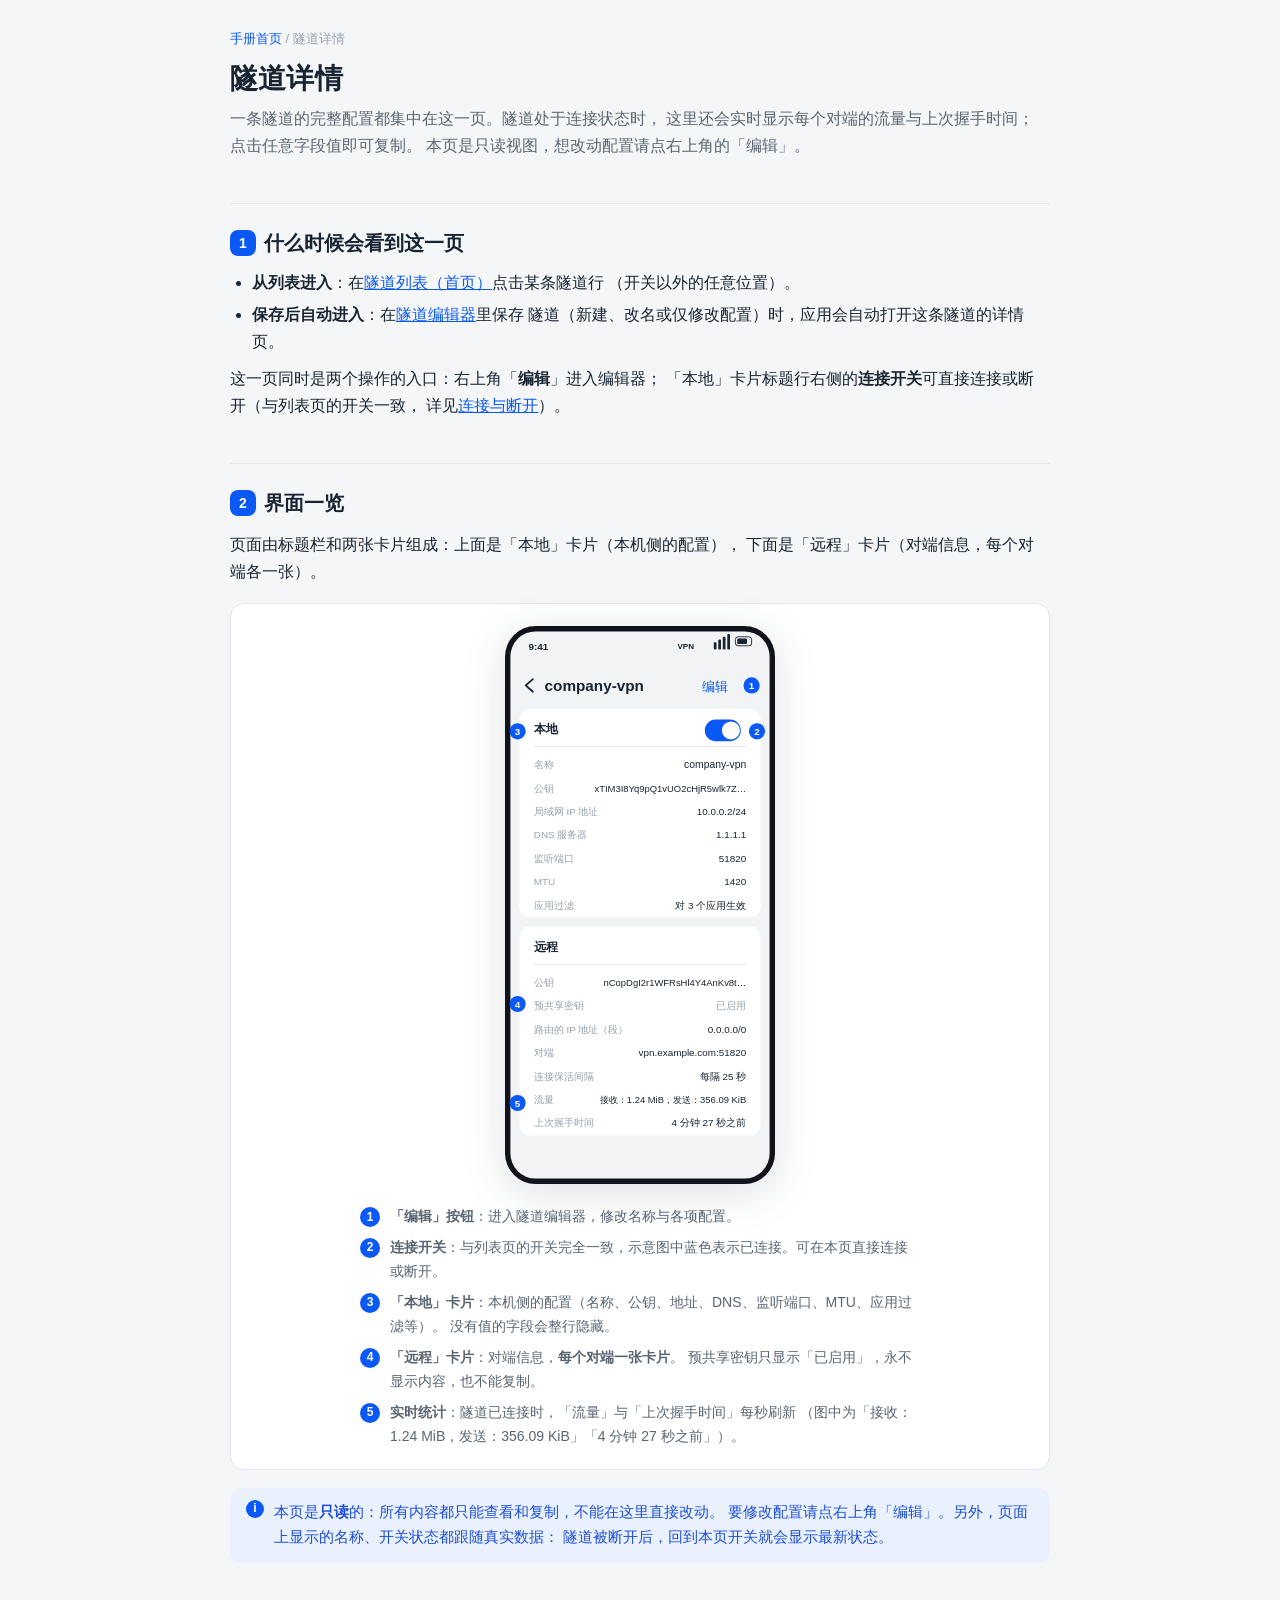
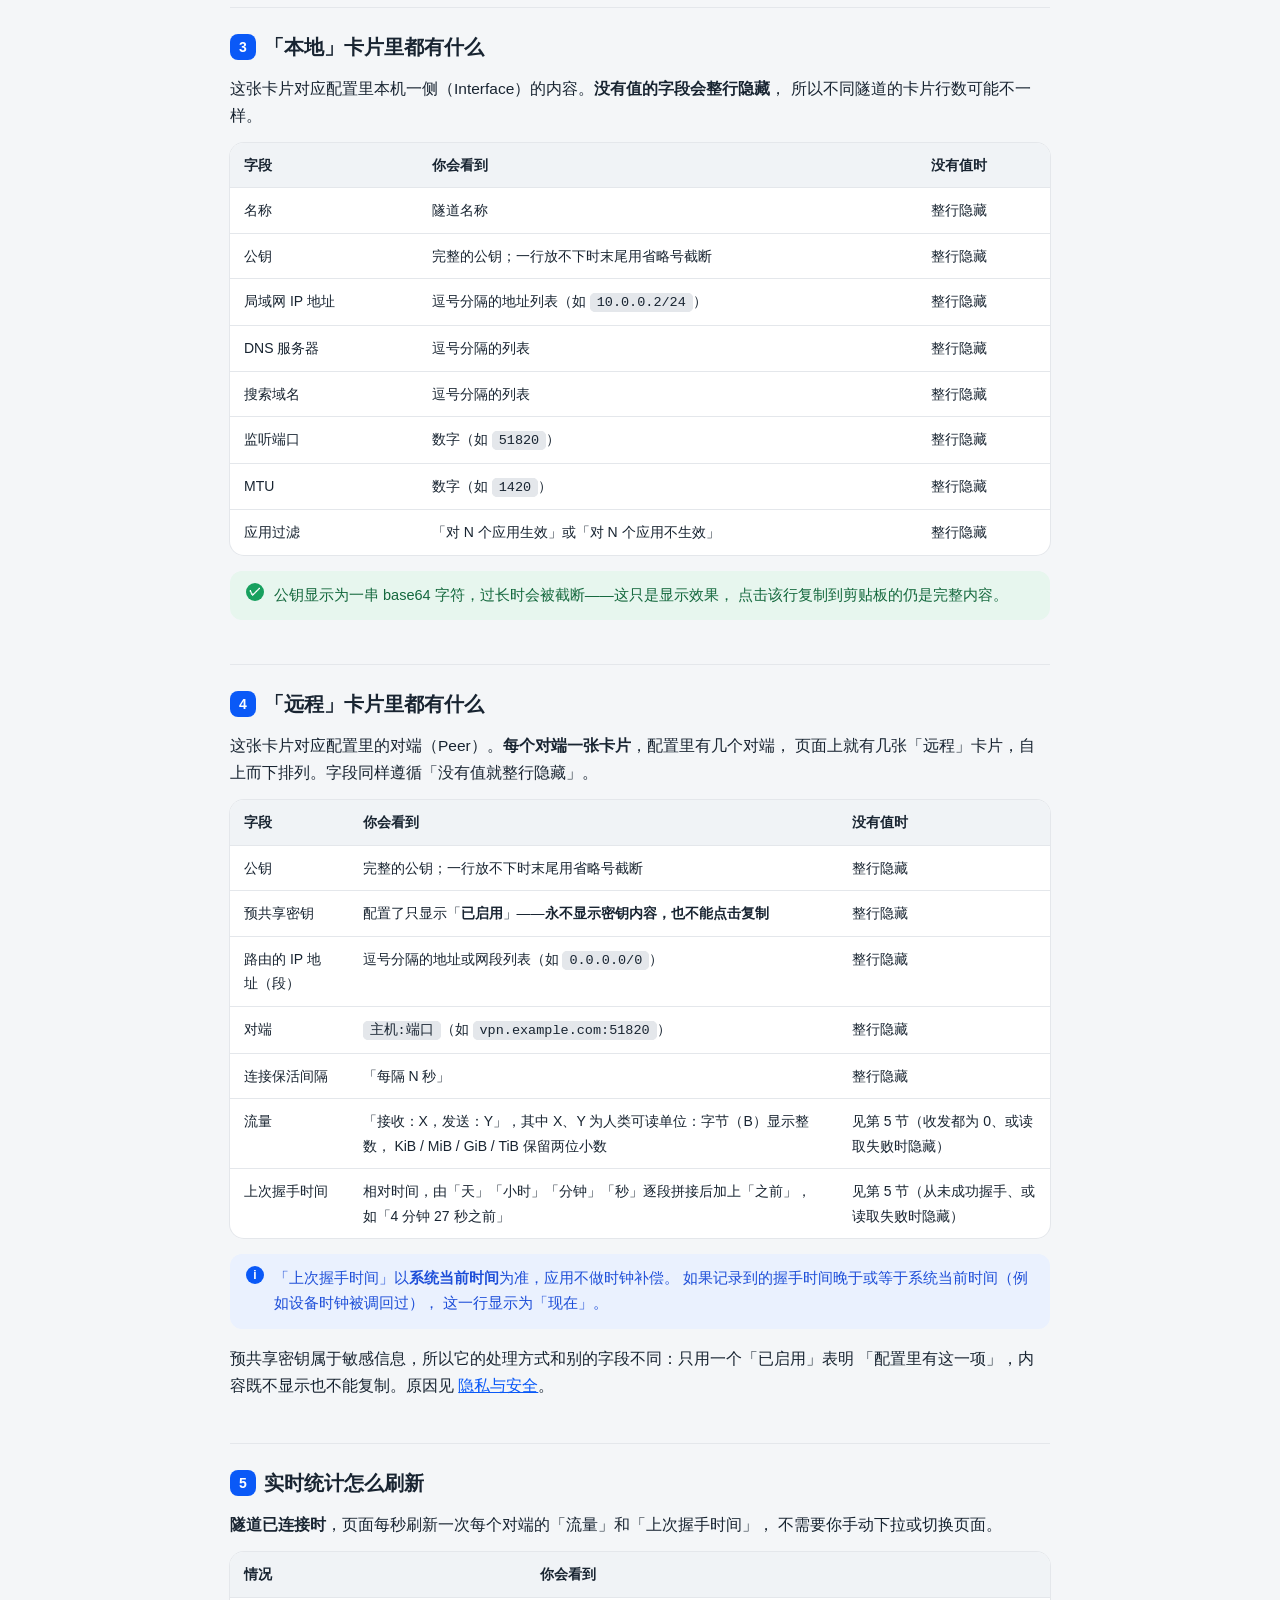
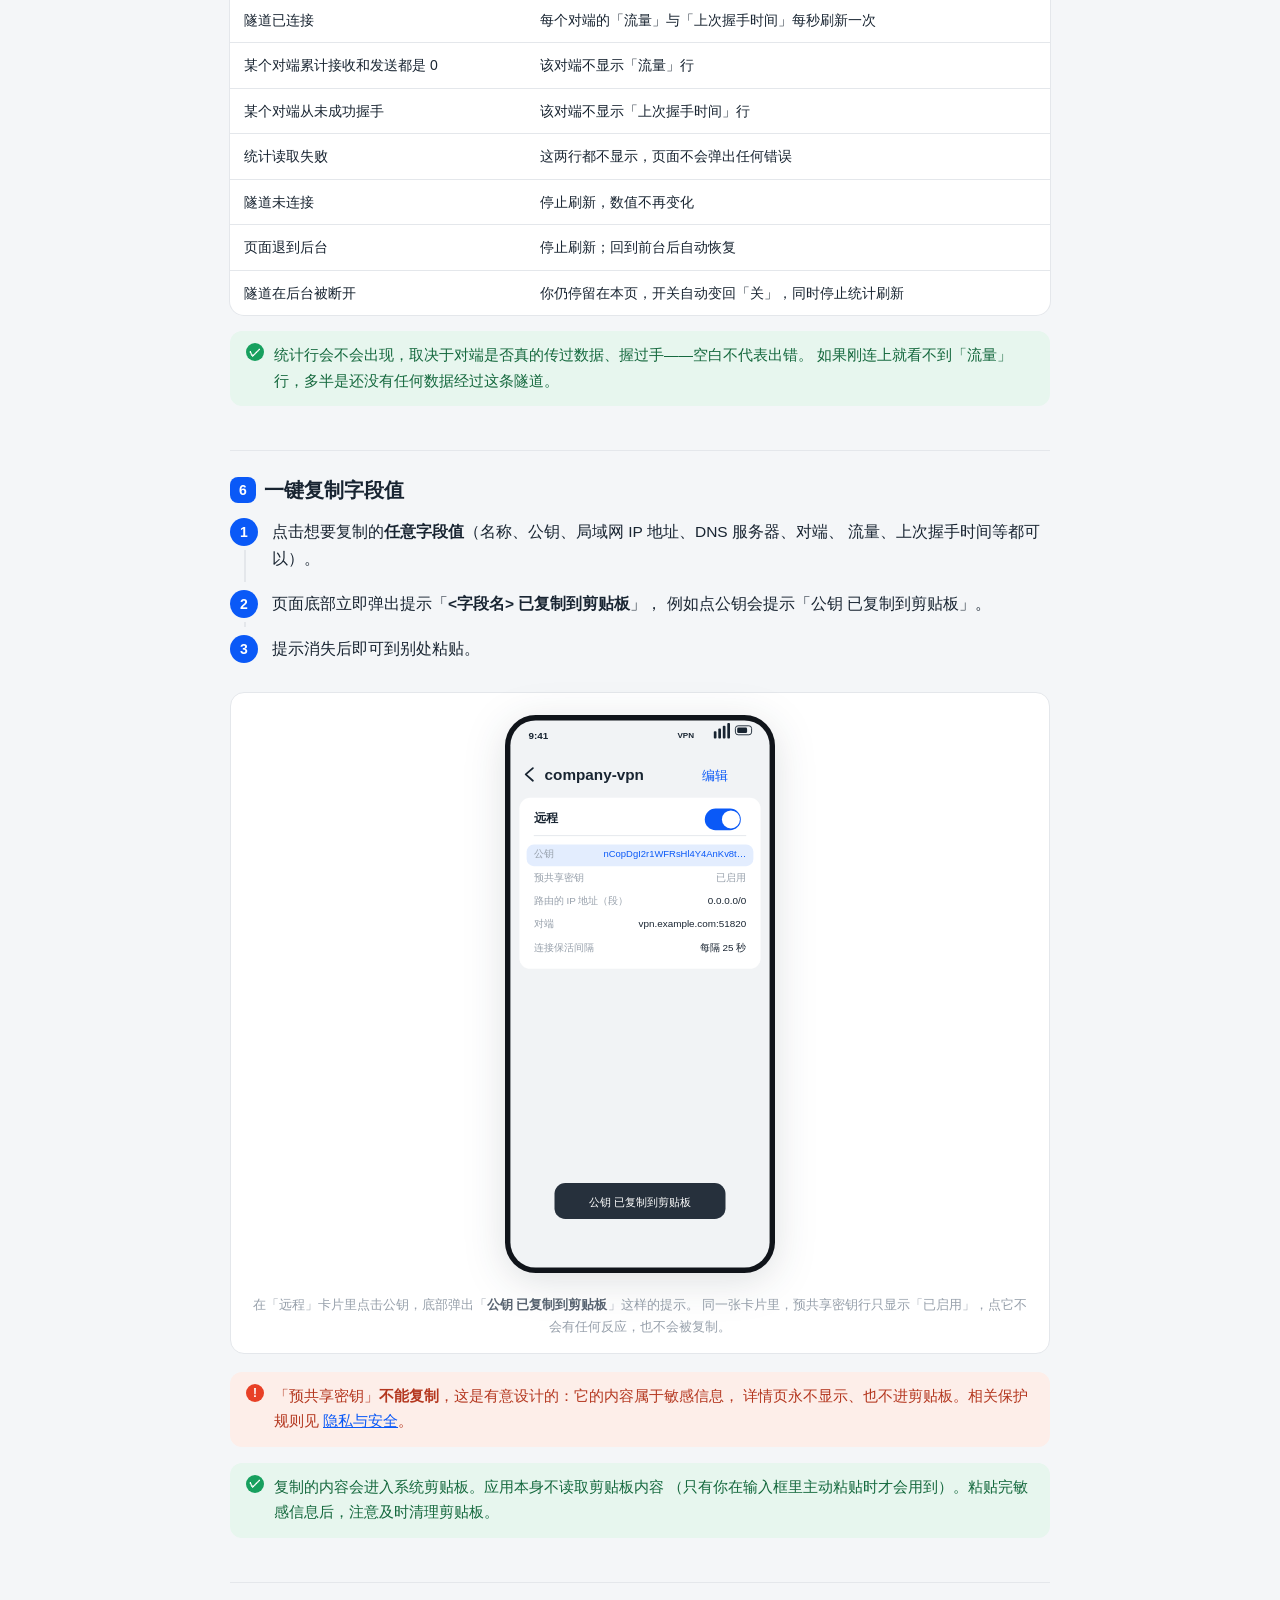
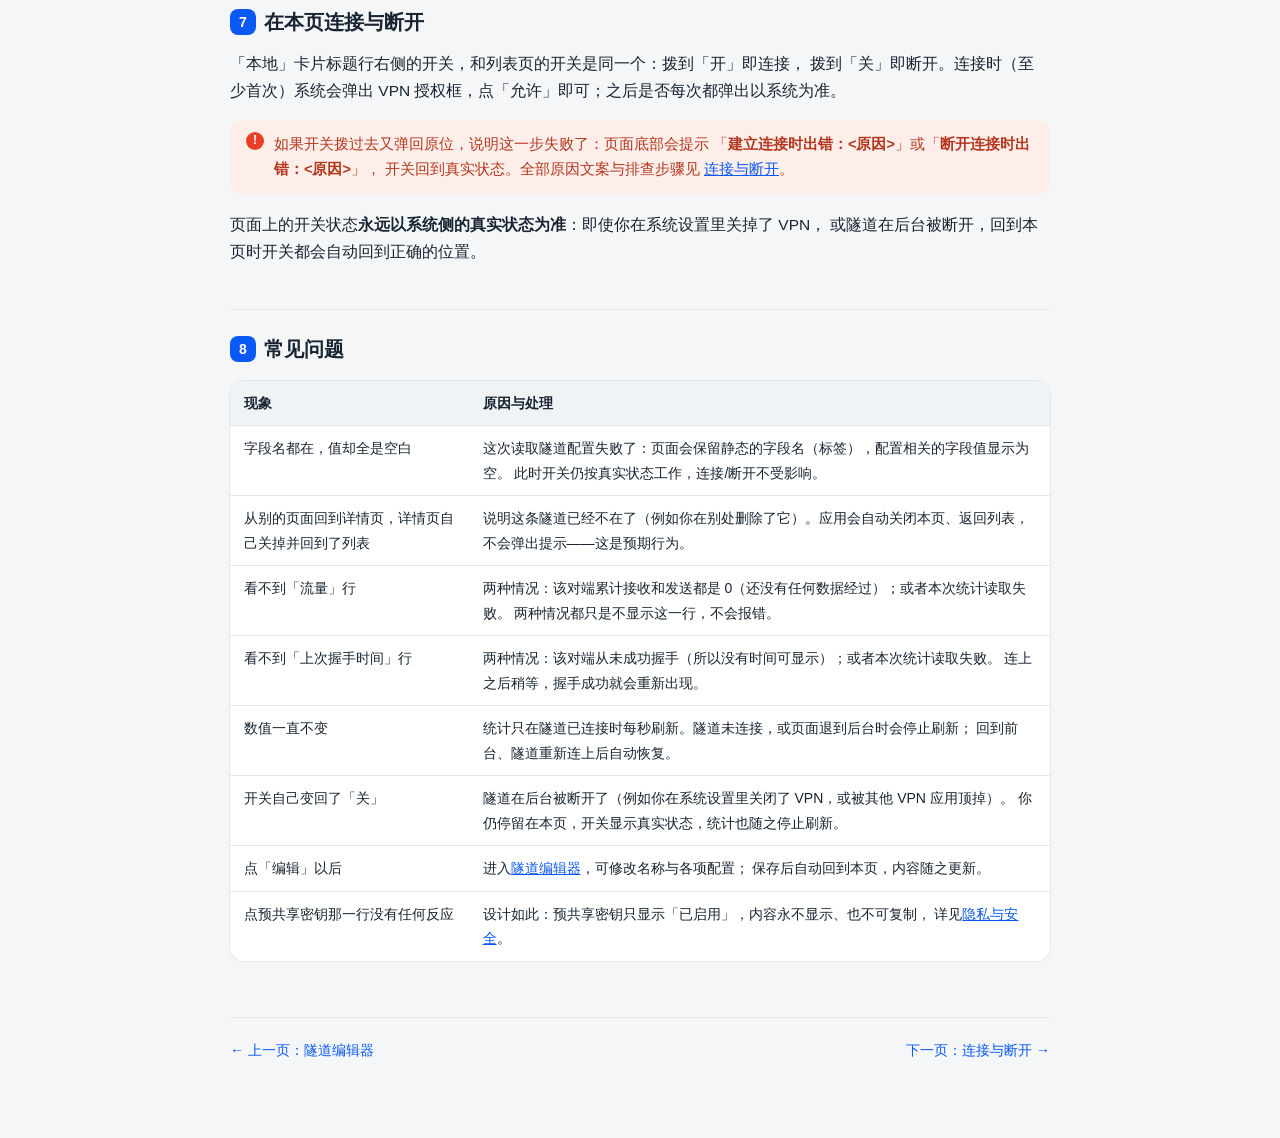
<file: handbook/tunnel-detail.html>
<!DOCTYPE html>
<html lang="zh-CN">
<head>
<meta charset="UTF-8">
<meta name="viewport" content="width=device-width, initial-scale=1.0">
<title>隧道详情 · WireGuard 用户手册</title>
<link rel="stylesheet" href="style.css">
</head>
<body>
<div class="wrap">

<header class="page-head">
  <div class="crumb"><a href="index.html">手册首页</a> / 隧道详情</div>
  <h1>隧道详情</h1>
  <p class="lede">一条隧道的完整配置都集中在这一页。隧道处于连接状态时，
    这里还会实时显示每个对端的流量与上次握手时间；点击任意字段值即可复制。
    本页是只读视图，想改动配置请点右上角的「编辑」。</p>
</header>

<h2><span class="no">1</span>什么时候会看到这一页</h2>
<ul>
  <li><b>从列表进入</b>：在<a href="tunnel-list.html">隧道列表（首页）</a>点击某条隧道行
    （开关以外的任意位置）。</li>
  <li><b>保存后自动进入</b>：在<a href="tunnel-editor.html">隧道编辑器</a>里保存
    隧道（新建、改名或仅修改配置）时，应用会自动打开这条隧道的详情页。</li>
</ul>
<p>这一页同时是两个操作的入口：右上角「<b>编辑</b>」进入编辑器；
「本地」卡片标题行右侧的<b>连接开关</b>可直接连接或断开（与列表页的开关一致，
详见<a href="tunnel-connection.html">连接与断开</a>）。</p>

<h2><span class="no">2</span>界面一览</h2>
<p>页面由标题栏和两张卡片组成：上面是「本地」卡片（本机侧的配置），
下面是「远程」卡片（对端信息，每个对端各一张）。</p>

<figure class="shot">
<svg viewBox="0 0 300 620" xmlns="http://www.w3.org/2000/svg" role="img" aria-label="隧道详情页示意图（已连接）">
  <rect x="0" y="0" width="300" height="620" rx="34" fill="#10141A"/>
  <rect x="6" y="6" width="288" height="608" rx="28" fill="#F1F3F5"/>
  <!-- 状态栏 -->
  <text x="26" y="27" font-size="11" font-weight="600" fill="#182431">9:41</text>
  <text x="210" y="26" font-size="9" font-weight="700" fill="#182431" text-anchor="end">VPN</text>
  <g fill="#182431">
    <rect x="232" y="18" width="3" height="8" rx="1"/><rect x="237" y="15" width="3" height="11" rx="1"/>
    <rect x="242" y="12" width="3" height="14" rx="1"/><rect x="247" y="9" width="3" height="17" rx="1"/>
  </g>
  <rect x="256" y="12" width="18" height="10" rx="3" fill="none" stroke="#182431"/>
  <rect x="258" y="14" width="11" height="6" rx="1.5" fill="#182431"/>
  <!-- 标题栏 -->
  <g transform="translate(28 66)" stroke="#182431" stroke-width="2" fill="none" stroke-linecap="round" stroke-linejoin="round">
    <path d="M 3 -7 L -5 0 L 3 7"/>
  </g>
  <text x="44" y="72" font-size="17" font-weight="700" fill="#182431">company-vpn</text>
  <text x="248" y="72" font-size="14" fill="#0A59F7" text-anchor="end">编辑</text>
  <!-- 标注1：编辑 -->
  <circle cx="274" cy="66" r="9" fill="#0A59F7"/><text x="274" y="70" font-size="11" font-weight="700" fill="#fff" text-anchor="middle">1</text>

  <!-- 本地卡片 -->
  <rect x="16" y="92" width="268" height="232" rx="12" fill="#FFFFFF"/>
  <text x="32" y="119" font-size="13.5" font-weight="600" fill="#182431">本地</text>
  <rect x="222" y="104" width="40" height="24" rx="12" fill="#0A59F7"/>
  <circle cx="251" cy="116" r="10" fill="#FFFFFF"/>
  <line x1="32" y1="134" x2="268" y2="134" stroke="#E4E7EB" stroke-width="1"/>
  <text x="32" y="158" font-size="11" fill="#97A0AB">名称</text>
  <text x="268" y="158" font-size="11.5" fill="#182431" text-anchor="end">company-vpn</text>
  <text x="32" y="184" font-size="11" fill="#97A0AB">公钥</text>
  <text x="268" y="184" font-size="10.5" fill="#182431" text-anchor="end">xTIM3I8Yq9pQ1vUO2cHjR5wlk7Z…</text>
  <text x="32" y="210" font-size="11" fill="#97A0AB">局域网 IP 地址</text>
  <text x="268" y="210" font-size="11" fill="#182431" text-anchor="end">10.0.0.2/24</text>
  <text x="32" y="236" font-size="11" fill="#97A0AB">DNS 服务器</text>
  <text x="268" y="236" font-size="11" fill="#182431" text-anchor="end">1.1.1.1</text>
  <text x="32" y="262" font-size="11" fill="#97A0AB">监听端口</text>
  <text x="268" y="262" font-size="11" fill="#182431" text-anchor="end">51820</text>
  <text x="32" y="288" font-size="11" fill="#97A0AB">MTU</text>
  <text x="268" y="288" font-size="11" fill="#182431" text-anchor="end">1420</text>
  <text x="32" y="314" font-size="11" fill="#97A0AB">应用过滤</text>
  <text x="268" y="314" font-size="11" fill="#182431" text-anchor="end">对 3 个应用生效</text>
  <!-- 标注2：开关 / 标注3：本地卡片 -->
  <circle cx="280" cy="117" r="9" fill="#0A59F7"/><text x="280" y="121" font-size="11" font-weight="700" fill="#fff" text-anchor="middle">2</text>
  <circle cx="14" cy="117" r="9" fill="#0A59F7"/><text x="14" y="121" font-size="11" font-weight="700" fill="#fff" text-anchor="middle">3</text>

  <!-- 远程卡片 -->
  <rect x="16" y="334" width="268" height="232" rx="12" fill="#FFFFFF"/>
  <text x="32" y="361" font-size="13.5" font-weight="600" fill="#182431">远程</text>
  <line x1="32" y1="376" x2="268" y2="376" stroke="#E4E7EB" stroke-width="1"/>
  <text x="32" y="400" font-size="11" fill="#97A0AB">公钥</text>
  <text x="268" y="400" font-size="10.5" fill="#182431" text-anchor="end">nCopDgI2r1WFRsHl4Y4AnKv8t…</text>
  <text x="32" y="426" font-size="11" fill="#97A0AB">预共享密钥</text>
  <text x="268" y="426" font-size="11" fill="#97A0AB" text-anchor="end">已启用</text>
  <text x="32" y="452" font-size="11" fill="#97A0AB">路由的 IP 地址（段）</text>
  <text x="268" y="452" font-size="11" fill="#182431" text-anchor="end">0.0.0.0/0</text>
  <text x="32" y="478" font-size="11" fill="#97A0AB">对端</text>
  <text x="268" y="478" font-size="11" fill="#182431" text-anchor="end">vpn.example.com:51820</text>
  <text x="32" y="504" font-size="11" fill="#97A0AB">连接保活间隔</text>
  <text x="268" y="504" font-size="11" fill="#182431" text-anchor="end">每隔 25 秒</text>
  <text x="32" y="530" font-size="11" fill="#97A0AB">流量</text>
  <text x="268" y="530" font-size="10.5" fill="#182431" text-anchor="end">接收：1.24 MiB，发送：356.09 KiB</text>
  <text x="32" y="556" font-size="11" fill="#97A0AB">上次握手时间</text>
  <text x="268" y="556" font-size="11" fill="#182431" text-anchor="end">4 分钟 27 秒之前</text>
  <!-- 标注4：远程卡片 / 标注5：实时统计 -->
  <circle cx="14" cy="420" r="9" fill="#0A59F7"/><text x="14" y="424" font-size="11" font-weight="700" fill="#fff" text-anchor="middle">4</text>
  <circle cx="14" cy="530" r="9" fill="#0A59F7"/><text x="14" y="534" font-size="11" font-weight="700" fill="#fff" text-anchor="middle">5</text>
</svg>
<figcaption>
  <div class="legend">
    <div class="li"><span class="dot">1</span><span><b>「编辑」按钮</b>：进入隧道编辑器，修改名称与各项配置。</span></div>
    <div class="li"><span class="dot">2</span><span><b>连接开关</b>：与列表页的开关完全一致，示意图中蓝色表示已连接。可在本页直接连接或断开。</span></div>
    <div class="li"><span class="dot">3</span><span><b>「本地」卡片</b>：本机侧的配置（名称、公钥、地址、DNS、监听端口、MTU、应用过滤等）。
      没有值的字段会整行隐藏。</span></div>
    <div class="li"><span class="dot">4</span><span><b>「远程」卡片</b>：对端信息，<b>每个对端一张卡片</b>。
      预共享密钥只显示「已启用」，永不显示内容，也不能复制。</span></div>
    <div class="li"><span class="dot">5</span><span><b>实时统计</b>：隧道已连接时，「流量」与「上次握手时间」每秒刷新
      （图中为「接收：1.24 MiB，发送：356.09 KiB」「4 分钟 27 秒之前」）。</span></div>
  </div>
</figcaption>
</figure>

<div class="note">本页是<b>只读</b>的：所有内容都只能查看和复制，不能在这里直接改动。
要修改配置请点右上角「编辑」。另外，页面上显示的名称、开关状态都跟随真实数据：
隧道被断开后，回到本页开关就会显示最新状态。</div>

<h2><span class="no">3</span>「本地」卡片里都有什么</h2>
<p>这张卡片对应配置里本机一侧（Interface）的内容。<b>没有值的字段会整行隐藏</b>，
所以不同隧道的卡片行数可能不一样。</p>

<table>
  <tr><th>字段</th><th>你会看到</th><th>没有值时</th></tr>
  <tr><td>名称</td><td>隧道名称</td><td>整行隐藏</td></tr>
  <tr><td>公钥</td><td>完整的公钥；一行放不下时末尾用省略号截断</td><td>整行隐藏</td></tr>
  <tr><td>局域网 IP 地址</td><td>逗号分隔的地址列表（如 <code>10.0.0.2/24</code>）</td><td>整行隐藏</td></tr>
  <tr><td>DNS 服务器</td><td>逗号分隔的列表</td><td>整行隐藏</td></tr>
  <tr><td>搜索域名</td><td>逗号分隔的列表</td><td>整行隐藏</td></tr>
  <tr><td>监听端口</td><td>数字（如 <code>51820</code>）</td><td>整行隐藏</td></tr>
  <tr><td>MTU</td><td>数字（如 <code>1420</code>）</td><td>整行隐藏</td></tr>
  <tr><td>应用过滤</td><td>「对 N 个应用生效」或「对 N 个应用不生效」</td><td>整行隐藏</td></tr>
</table>

<div class="tip">公钥显示为一串 base64 字符，过长时会被截断——这只是显示效果，
点击该行复制到剪贴板的仍是完整内容。</div>

<h2><span class="no">4</span>「远程」卡片里都有什么</h2>
<p>这张卡片对应配置里的对端（Peer）。<b>每个对端一张卡片</b>，配置里有几个对端，
页面上就有几张「远程」卡片，自上而下排列。字段同样遵循「没有值就整行隐藏」。</p>

<table>
  <tr><th>字段</th><th>你会看到</th><th>没有值时</th></tr>
  <tr><td>公钥</td><td>完整的公钥；一行放不下时末尾用省略号截断</td><td>整行隐藏</td></tr>
  <tr><td>预共享密钥</td><td>配置了只显示「<b>已启用</b>」——<b>永不显示密钥内容，也不能点击复制</b></td><td>整行隐藏</td></tr>
  <tr><td>路由的 IP 地址（段）</td><td>逗号分隔的地址或网段列表（如 <code>0.0.0.0/0</code>）</td><td>整行隐藏</td></tr>
  <tr><td>对端</td><td><code>主机:端口</code>（如 <code>vpn.example.com:51820</code>）</td><td>整行隐藏</td></tr>
  <tr><td>连接保活间隔</td><td>「每隔 N 秒」</td><td>整行隐藏</td></tr>
  <tr><td>流量</td><td>「接收：X，发送：Y」，其中 X、Y 为人类可读单位：字节（B）显示整数，
      KiB / MiB / GiB / TiB 保留两位小数</td>
      <td>见第 5 节（收发都为 0、或读取失败时隐藏）</td></tr>
  <tr><td>上次握手时间</td><td>相对时间，由「天」「小时」「分钟」「秒」逐段拼接后加上「之前」，
      如「4 分钟 27 秒之前」</td>
      <td>见第 5 节（从未成功握手、或读取失败时隐藏）</td></tr>
</table>

<div class="note">「上次握手时间」以<b>系统当前时间</b>为准，应用不做时钟补偿。
如果记录到的握手时间晚于或等于系统当前时间（例如设备时钟被调回过），
这一行显示为「现在」。</div>

<p>预共享密钥属于敏感信息，所以它的处理方式和别的字段不同：只用一个「已启用」表明
「配置里有这一项」，内容既不显示也不能复制。原因见
<a href="privacy-security.html">隐私与安全</a>。</p>

<h2><span class="no">5</span>实时统计怎么刷新</h2>
<p><b>隧道已连接时</b>，页面每秒刷新一次每个对端的「流量」和「上次握手时间」，
不需要你手动下拉或切换页面。</p>

<table>
  <tr><th>情况</th><th>你会看到</th></tr>
  <tr><td>隧道已连接</td><td>每个对端的「流量」与「上次握手时间」每秒刷新一次</td></tr>
  <tr><td>某个对端累计接收和发送都是 0</td><td>该对端不显示「流量」行</td></tr>
  <tr><td>某个对端从未成功握手</td><td>该对端不显示「上次握手时间」行</td></tr>
  <tr><td>统计读取失败</td><td>这两行都不显示，页面不会弹出任何错误</td></tr>
  <tr><td>隧道未连接</td><td>停止刷新，数值不再变化</td></tr>
  <tr><td>页面退到后台</td><td>停止刷新；回到前台后自动恢复</td></tr>
  <tr><td>隧道在后台被断开</td><td>你仍停留在本页，开关自动变回「关」，同时停止统计刷新</td></tr>
</table>

<div class="tip">统计行会不会出现，取决于对端是否真的传过数据、握过手——空白不代表出错。
如果刚连上就看不到「流量」行，多半是还没有任何数据经过这条隧道。</div>

<h2><span class="no">6</span>一键复制字段值</h2>
<ol class="steps">
  <li>点击想要复制的<b>任意字段值</b>（名称、公钥、局域网 IP 地址、DNS 服务器、对端、
    流量、上次握手时间等都可以）。</li>
  <li>页面底部立即弹出提示「<b>&lt;字段名&gt; 已复制到剪贴板</b>」，
    例如点公钥会提示「公钥 已复制到剪贴板」。</li>
  <li>提示消失后即可到别处粘贴。</li>
</ol>

<figure class="shot">
<svg viewBox="0 0 300 620" xmlns="http://www.w3.org/2000/svg" role="img" aria-label="复制字段值后的提示示意图">
  <rect x="0" y="0" width="300" height="620" rx="34" fill="#10141A"/>
  <rect x="6" y="6" width="288" height="608" rx="28" fill="#F1F3F5"/>
  <!-- 状态栏 -->
  <text x="26" y="27" font-size="11" font-weight="600" fill="#182431">9:41</text>
  <text x="210" y="26" font-size="9" font-weight="700" fill="#182431" text-anchor="end">VPN</text>
  <g fill="#182431">
    <rect x="232" y="18" width="3" height="8" rx="1"/><rect x="237" y="15" width="3" height="11" rx="1"/>
    <rect x="242" y="12" width="3" height="14" rx="1"/><rect x="247" y="9" width="3" height="17" rx="1"/>
  </g>
  <rect x="256" y="12" width="18" height="10" rx="3" fill="none" stroke="#182431"/>
  <rect x="258" y="14" width="11" height="6" rx="1.5" fill="#182431"/>
  <!-- 标题栏 -->
  <g transform="translate(28 66)" stroke="#182431" stroke-width="2" fill="none" stroke-linecap="round" stroke-linejoin="round">
    <path d="M 3 -7 L -5 0 L 3 7"/>
  </g>
  <text x="44" y="72" font-size="17" font-weight="700" fill="#182431">company-vpn</text>
  <text x="248" y="72" font-size="14" fill="#0A59F7" text-anchor="end">编辑</text>
  <!-- 远程卡片 -->
  <rect x="16" y="92" width="268" height="190" rx="12" fill="#FFFFFF"/>
  <text x="32" y="119" font-size="13.5" font-weight="600" fill="#182431">远程</text>
  <rect x="222" y="104" width="40" height="24" rx="12" fill="#0A59F7"/>
  <circle cx="251" cy="116" r="10" fill="#FFFFFF"/>
  <line x1="32" y1="134" x2="268" y2="134" stroke="#E4E7EB" stroke-width="1"/>
  <!-- 被点击的字段行高亮 -->
  <rect x="24" y="144" width="252" height="24" rx="8" fill="#E3EDFE"/>
  <text x="32" y="158" font-size="11" fill="#97A0AB">公钥</text>
  <text x="268" y="158" font-size="10.5" fill="#0A59F7" text-anchor="end">nCopDgI2r1WFRsHl4Y4AnKv8t…</text>
  <text x="32" y="184" font-size="11" fill="#97A0AB">预共享密钥</text>
  <text x="268" y="184" font-size="11" fill="#97A0AB" text-anchor="end">已启用</text>
  <text x="32" y="210" font-size="11" fill="#97A0AB">路由的 IP 地址（段）</text>
  <text x="268" y="210" font-size="11" fill="#182431" text-anchor="end">0.0.0.0/0</text>
  <text x="32" y="236" font-size="11" fill="#97A0AB">对端</text>
  <text x="268" y="236" font-size="11" fill="#182431" text-anchor="end">vpn.example.com:51820</text>
  <text x="32" y="262" font-size="11" fill="#97A0AB">连接保活间隔</text>
  <text x="268" y="262" font-size="11" fill="#182431" text-anchor="end">每隔 25 秒</text>
  <!-- 底部提示 -->
  <rect x="55" y="520" width="190" height="40" rx="12" fill="#26303C"/>
  <text x="150" y="545" font-size="12.5" fill="#FFFFFF" text-anchor="middle">公钥 已复制到剪贴板</text>
</svg>
<figcaption>在「远程」卡片里点击公钥，底部弹出「<b>公钥 已复制到剪贴板</b>」这样的提示。
  同一张卡片里，预共享密钥行只显示「已启用」，点它不会有任何反应，也不会被复制。</figcaption>
</figure>

<div class="warn">「预共享密钥」<b>不能复制</b>，这是有意设计的：它的内容属于敏感信息，
详情页永不显示、也不进剪贴板。相关保护规则见
<a href="privacy-security.html">隐私与安全</a>。</div>

<div class="tip">复制的内容会进入系统剪贴板。应用本身不读取剪贴板内容
（只有你在输入框里主动粘贴时才会用到）。粘贴完敏感信息后，注意及时清理剪贴板。</div>

<h2><span class="no">7</span>在本页连接与断开</h2>
<p>「本地」卡片标题行右侧的开关，和列表页的开关是同一个：拨到「开」即连接，
拨到「关」即断开。连接时（至少首次）系统会弹出 VPN 授权框，点「允许」即可；之后是否每次都弹出以系统为准。</p>
<div class="warn">如果开关拨过去又弹回原位，说明这一步失败了：页面底部会提示
「<b>建立连接时出错：&lt;原因&gt;</b>」或「<b>断开连接时出错：&lt;原因&gt;</b>」，
开关回到真实状态。全部原因文案与排查步骤见
<a href="tunnel-connection.html">连接与断开</a>。</div>
<p>页面上的开关状态<b>永远以系统侧的真实状态为准</b>：即使你在系统设置里关掉了 VPN，
或隧道在后台被断开，回到本页时开关都会自动回到正确的位置。</p>

<h2><span class="no">8</span>常见问题</h2>
<table>
  <tr><th>现象</th><th>原因与处理</th></tr>
  <tr><td>字段名都在，值却全是空白</td>
      <td>这次读取隧道配置失败了：页面会保留静态的字段名（标签），配置相关的字段值显示为空。
        此时开关仍按真实状态工作，连接/断开不受影响。</td></tr>
  <tr><td>从别的页面回到详情页，详情页自己关掉并回到了列表</td>
      <td>说明这条隧道已经不在了（例如你在别处删除了它）。应用会自动关闭本页、返回列表，
        不会弹出提示——这是预期行为。</td></tr>
  <tr><td>看不到「流量」行</td>
      <td>两种情况：该对端累计接收和发送都是 0（还没有任何数据经过）；或者本次统计读取失败。
        两种情况都只是不显示这一行，不会报错。</td></tr>
  <tr><td>看不到「上次握手时间」行</td>
      <td>两种情况：该对端从未成功握手（所以没有时间可显示）；或者本次统计读取失败。
        连上之后稍等，握手成功就会重新出现。</td></tr>
  <tr><td>数值一直不变</td>
      <td>统计只在隧道已连接时每秒刷新。隧道未连接，或页面退到后台时会停止刷新；
        回到前台、隧道重新连上后自动恢复。</td></tr>
  <tr><td>开关自己变回了「关」</td>
      <td>隧道在后台被断开了（例如你在系统设置里关闭了 VPN，或被其他 VPN 应用顶掉）。
        你仍停留在本页，开关显示真实状态，统计也随之停止刷新。</td></tr>
  <tr><td>点「编辑」以后</td>
      <td>进入<a href="tunnel-editor.html">隧道编辑器</a>，可修改名称与各项配置；
        保存后自动回到本页，内容随之更新。</td></tr>
  <tr><td>点预共享密钥那一行没有任何反应</td>
      <td>设计如此：预共享密钥只显示「已启用」，内容永不显示、也不可复制，
        详见<a href="privacy-security.html">隐私与安全</a>。</td></tr>
</table>

<nav class="foot-nav">
  <span class="prev"><a href="tunnel-editor.html">← 上一页：隧道编辑器</a></span>
  <span class="next"><a href="tunnel-connection.html">下一页：连接与断开 →</a></span>
</nav>

</div>
</body>
</html>
</file>
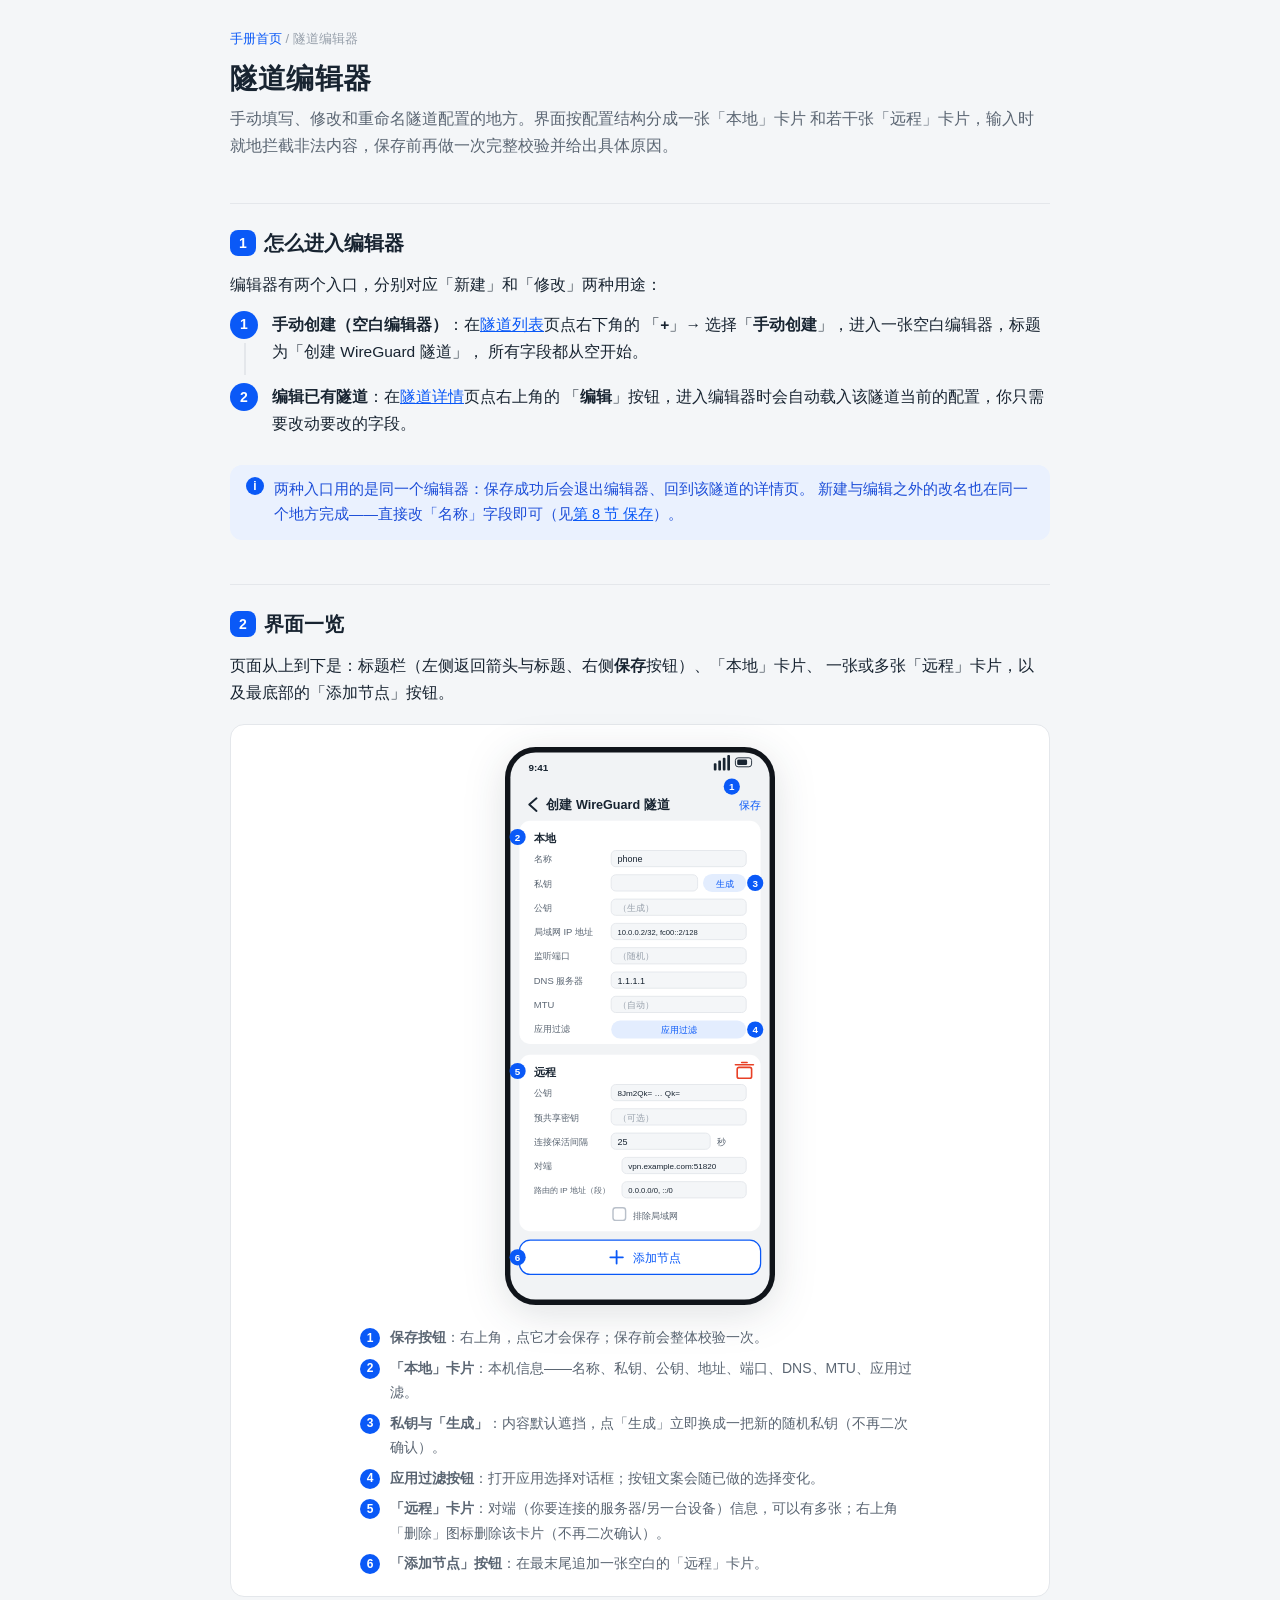
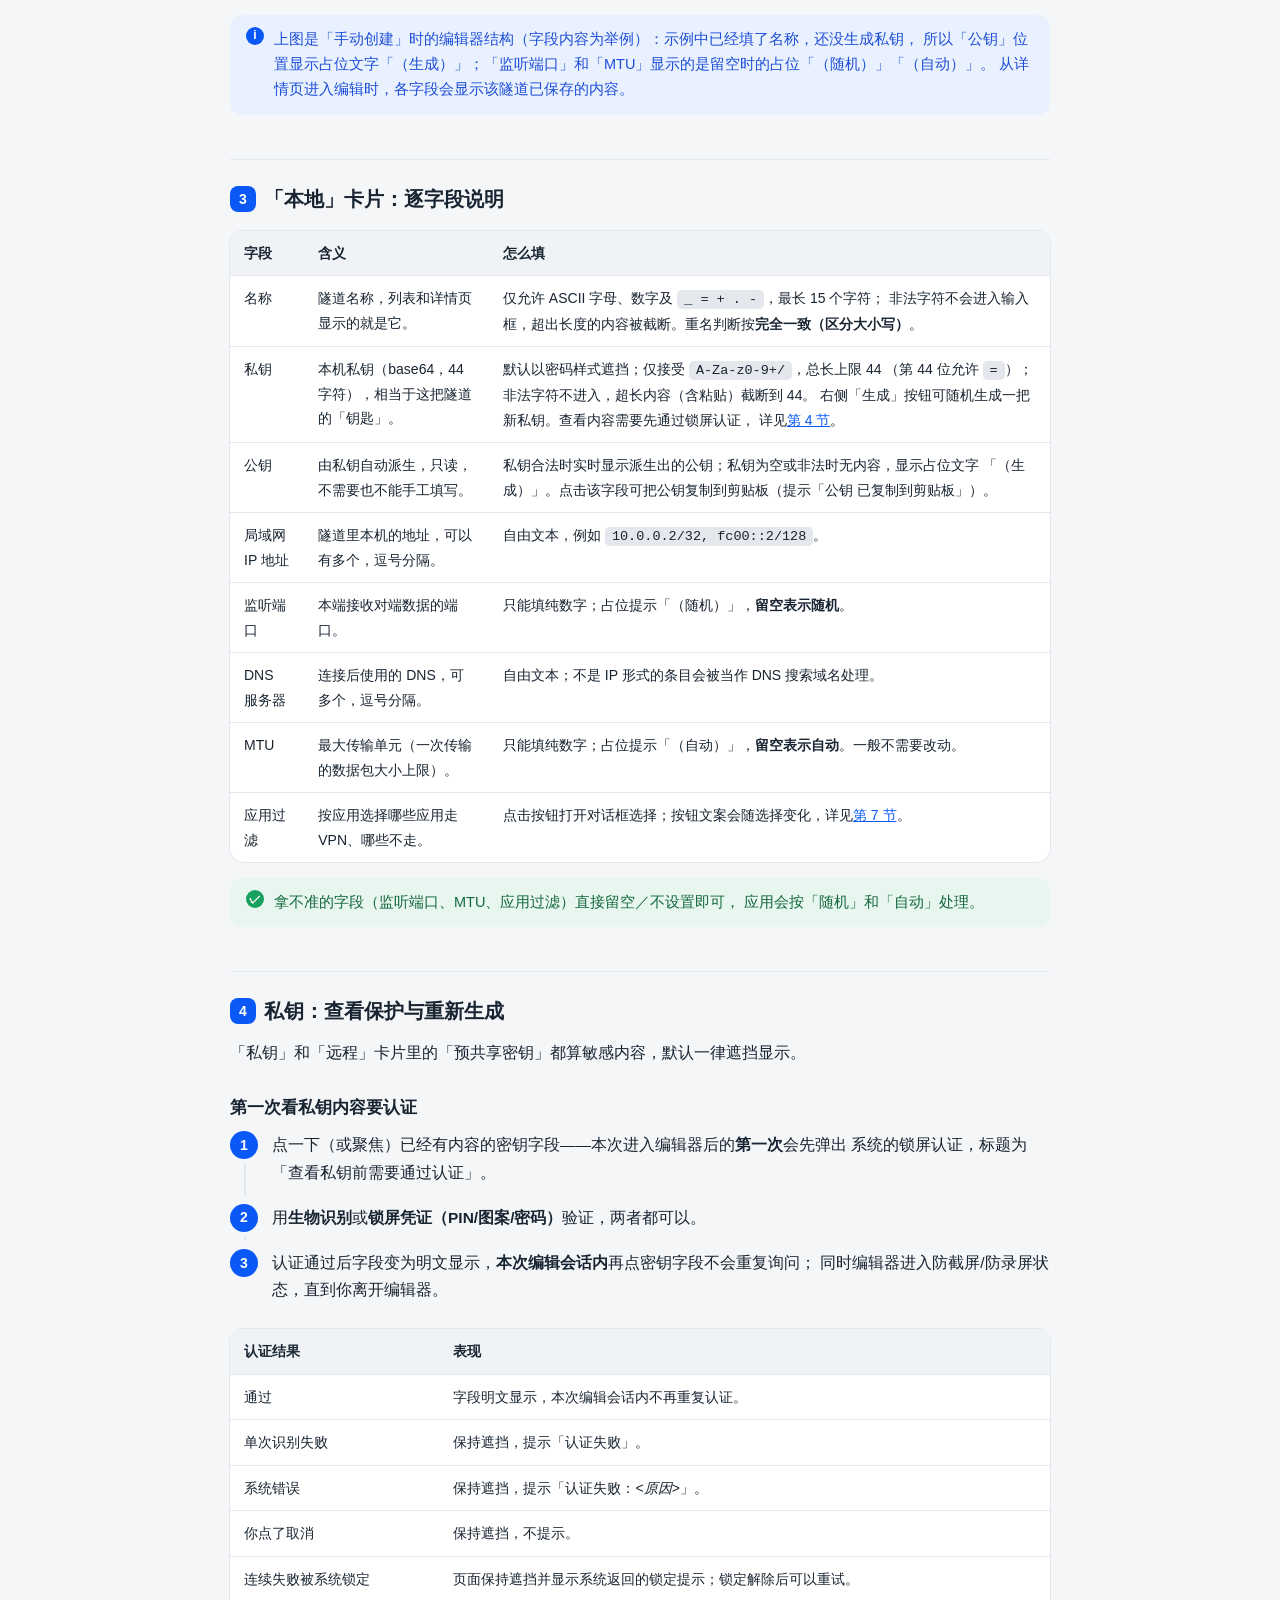
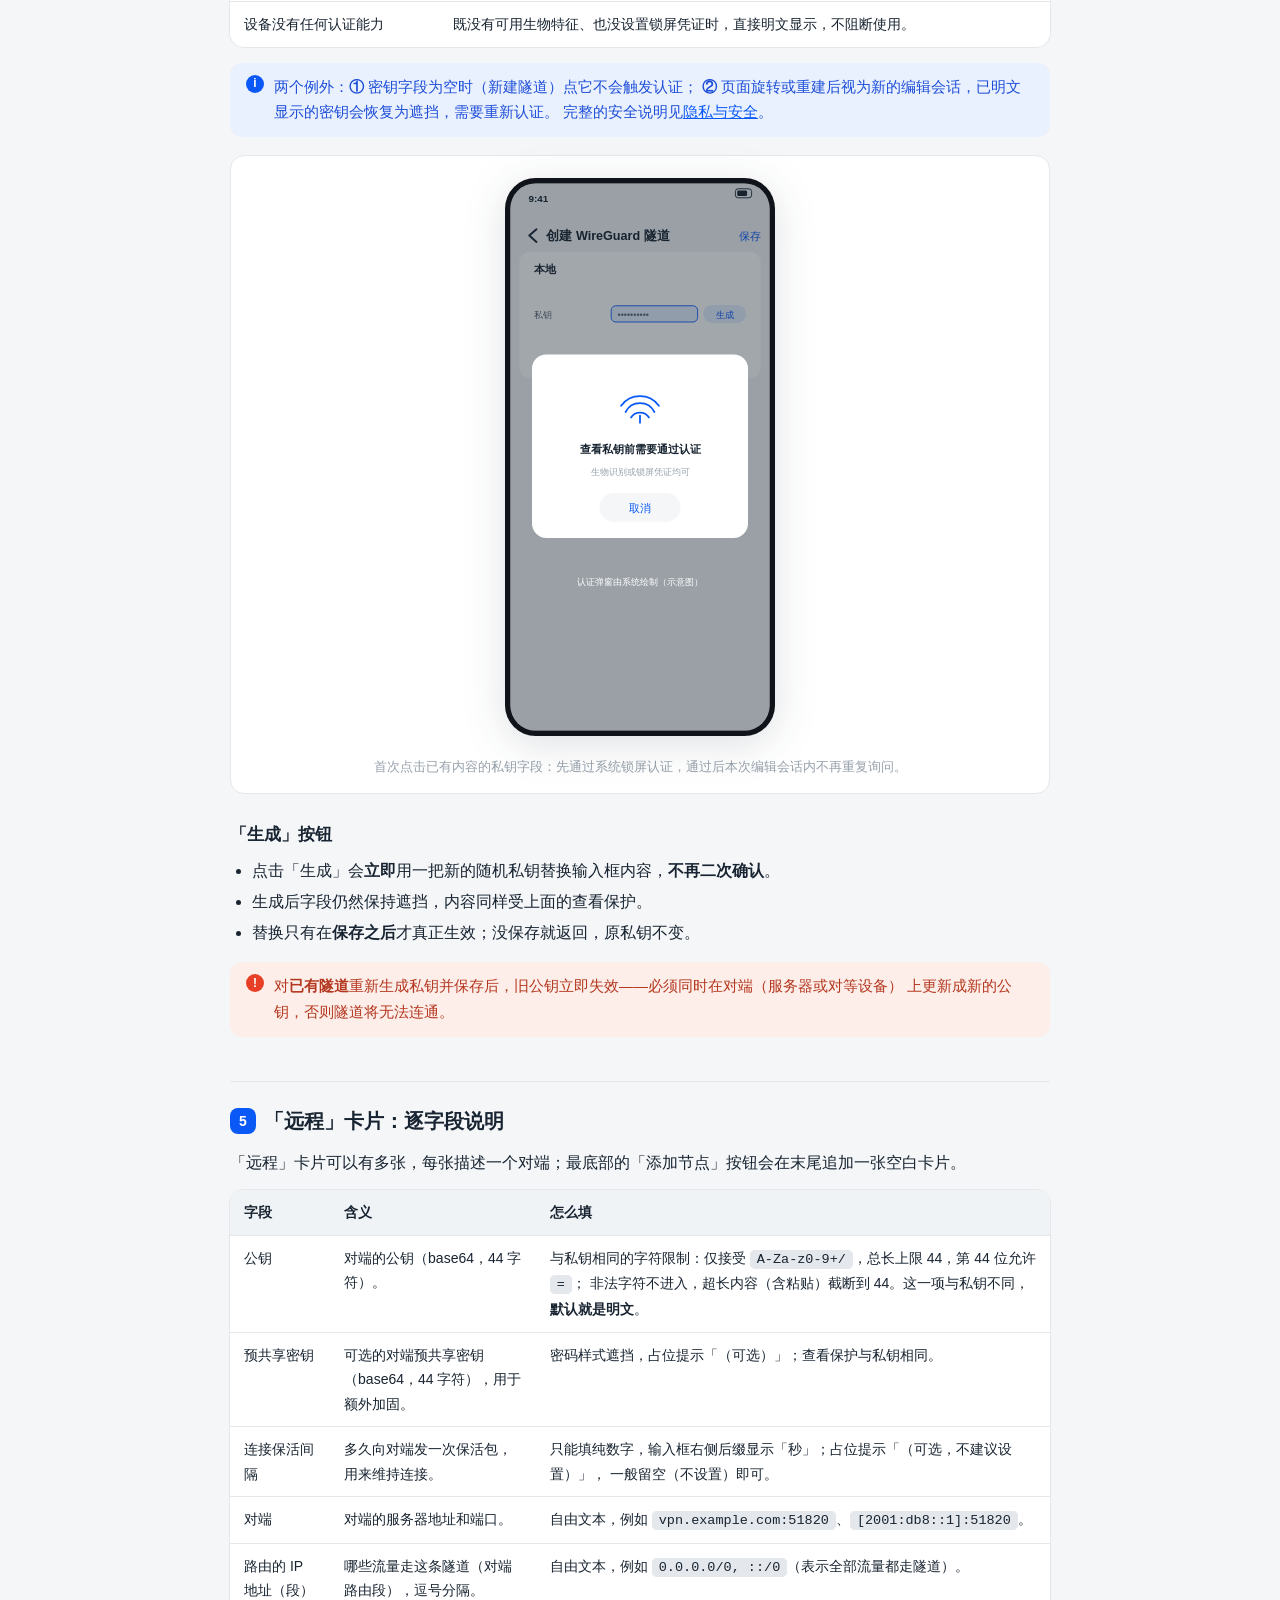
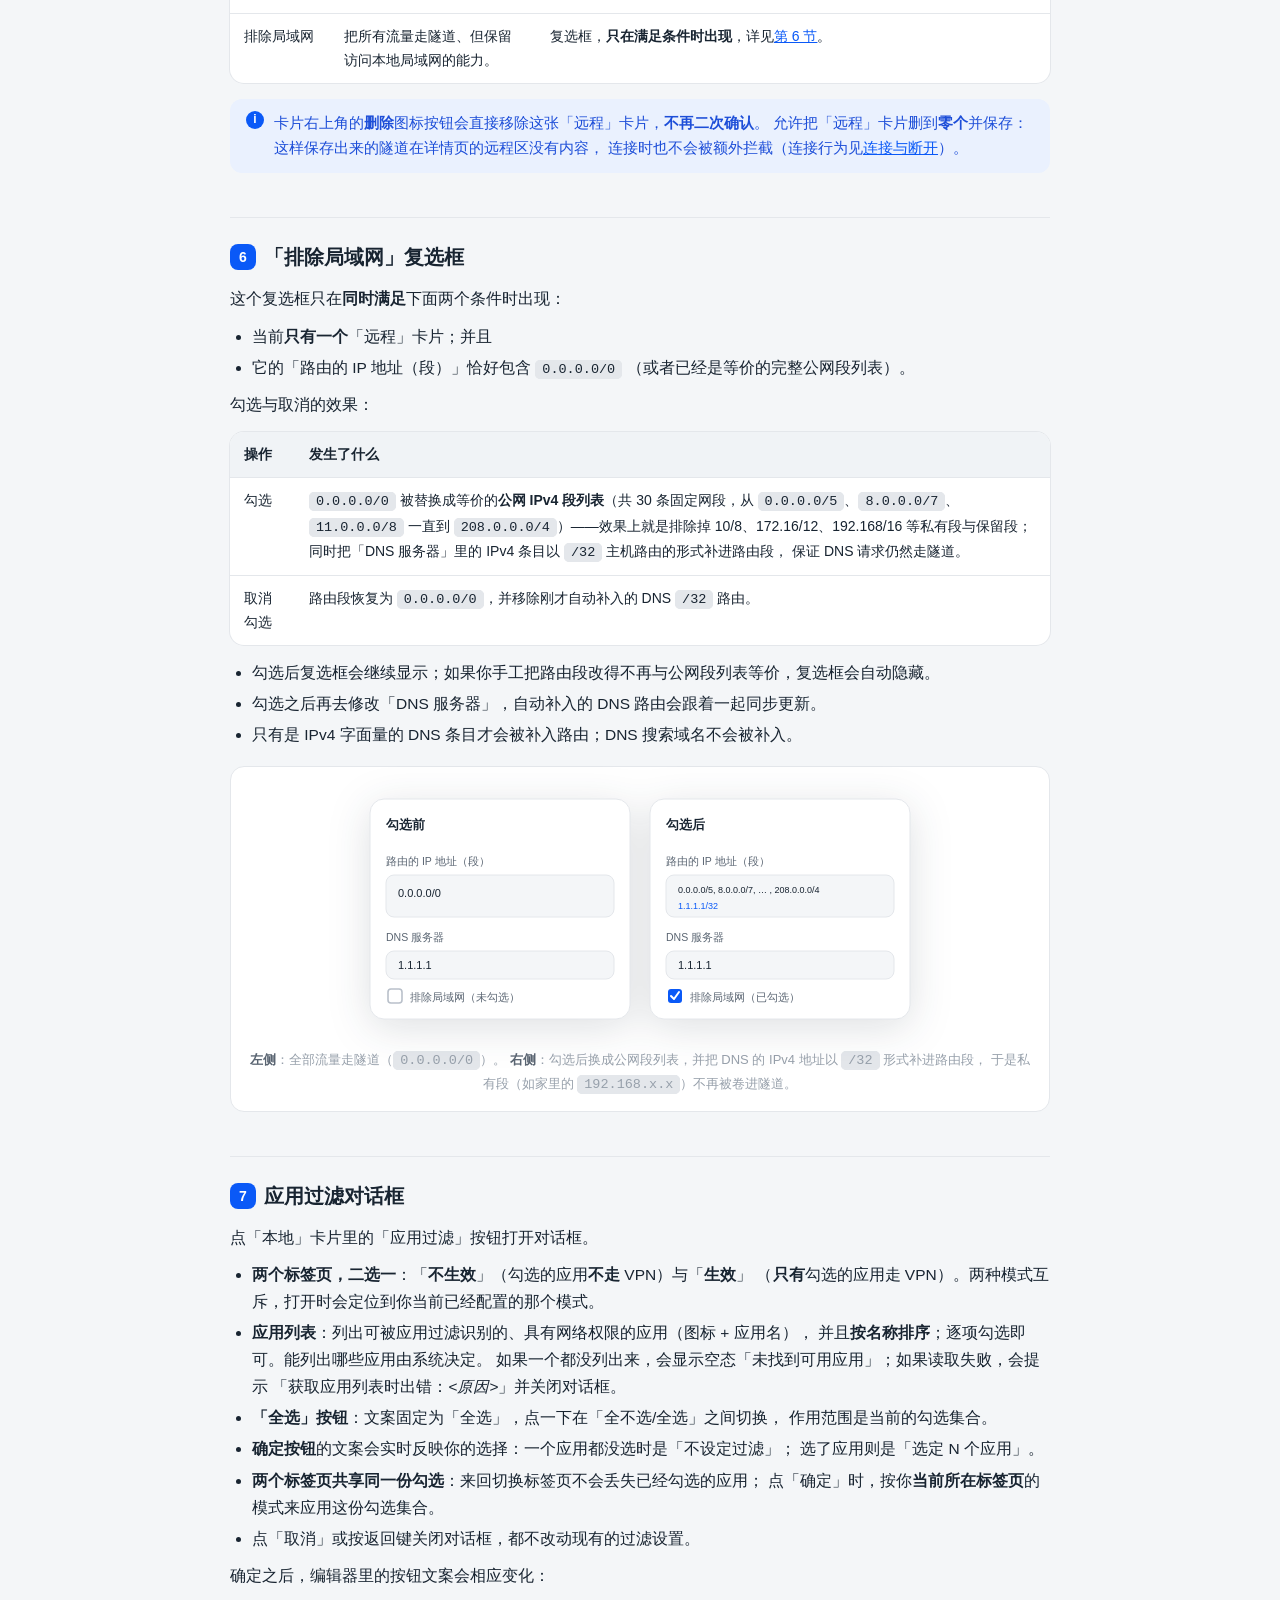
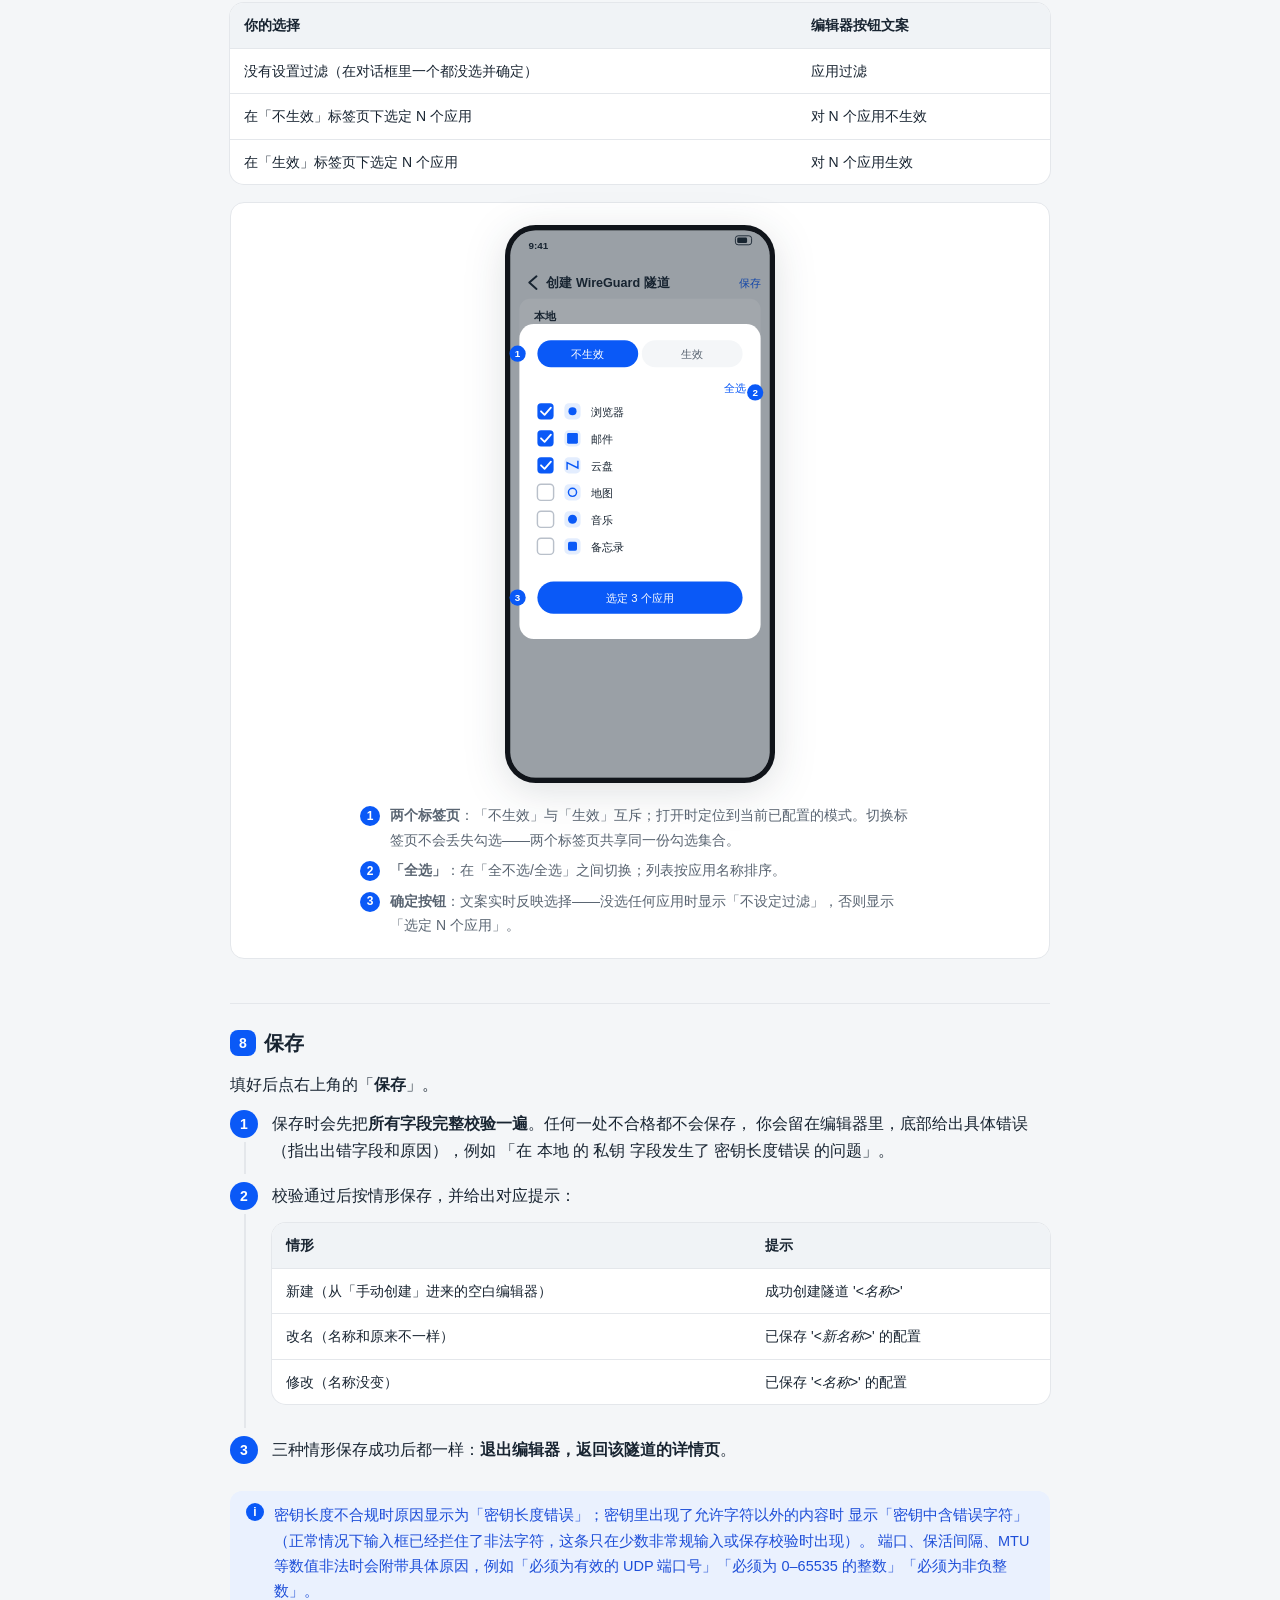
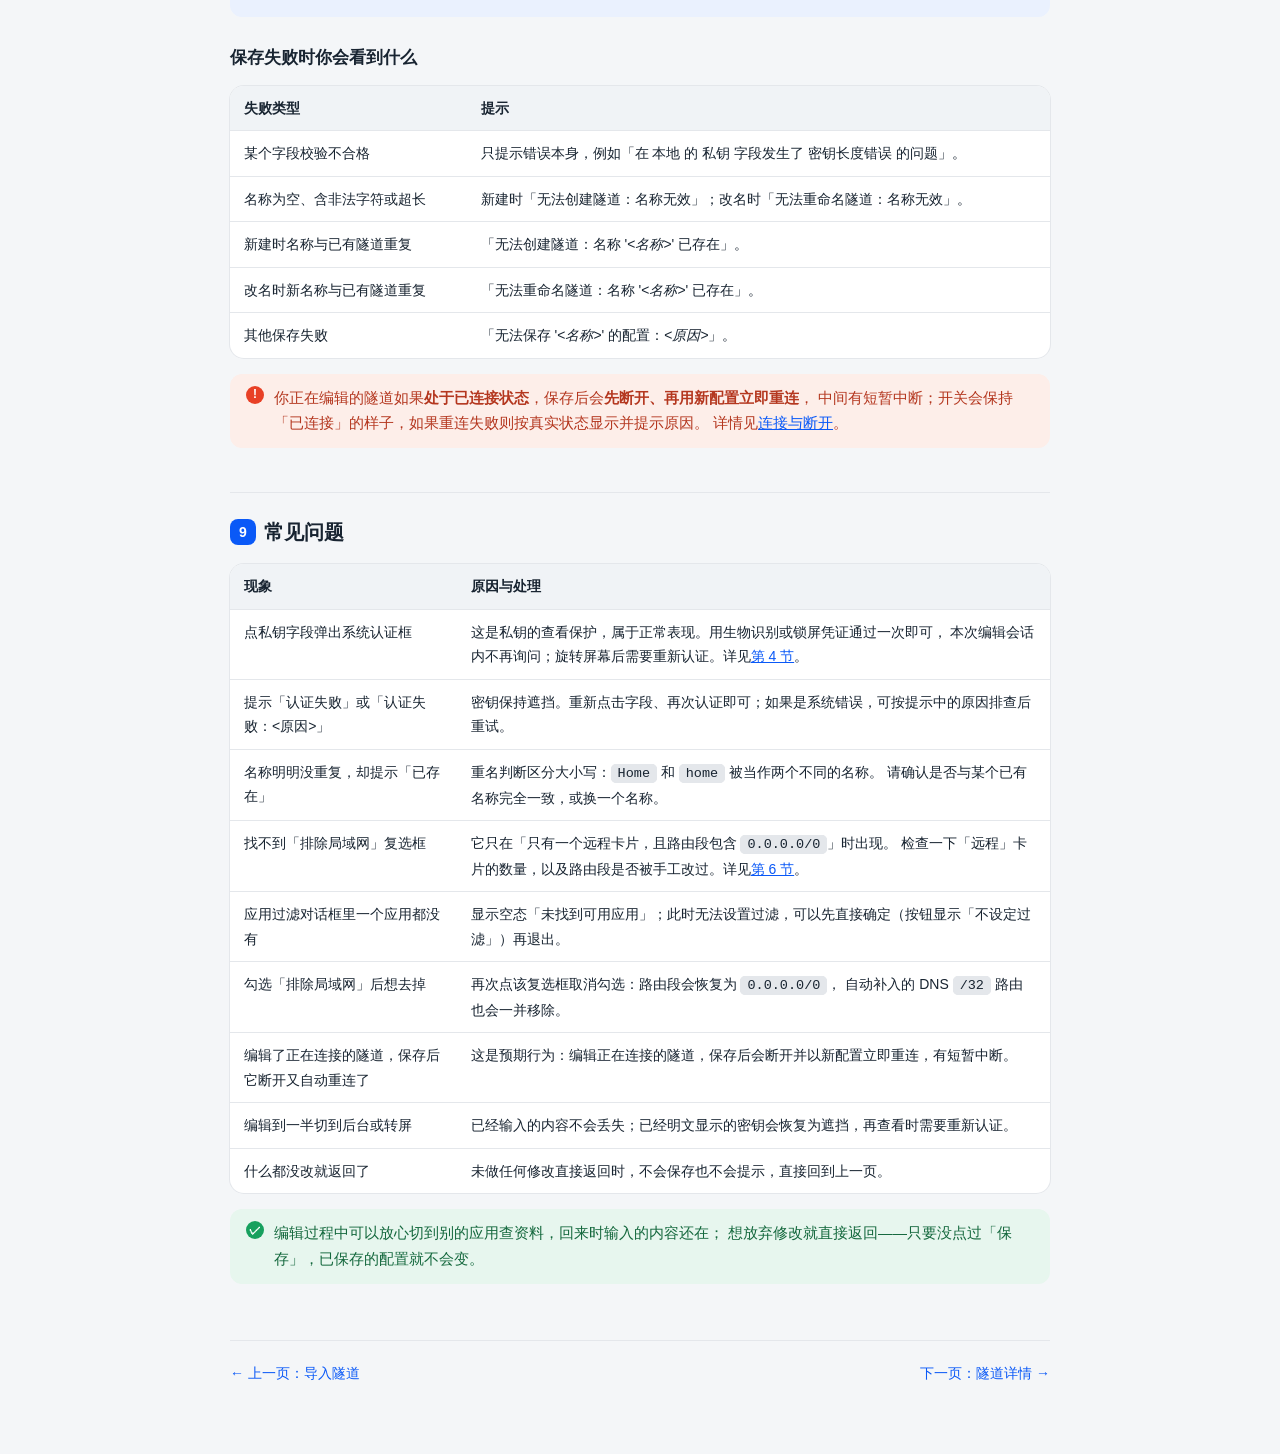
<file: handbook/tunnel-editor.html>
<!DOCTYPE html>
<html lang="zh-CN">
<head>
<meta charset="UTF-8">
<meta name="viewport" content="width=device-width, initial-scale=1.0">
<title>隧道编辑器 · WireGuard 用户手册</title>
<link rel="stylesheet" href="style.css">
</head>
<body>
<div class="wrap">

<header class="page-head">
  <div class="crumb"><a href="index.html">手册首页</a> / 隧道编辑器</div>
  <h1>隧道编辑器</h1>
  <p class="lede">手动填写、修改和重命名隧道配置的地方。界面按配置结构分成一张「本地」卡片
    和若干张「远程」卡片，输入时就地拦截非法内容，保存前再做一次完整校验并给出具体原因。</p>
</header>

<h2><span class="no">1</span>怎么进入编辑器</h2>
<p>编辑器有两个入口，分别对应「新建」和「修改」两种用途：</p>
<ol class="steps">
  <li><b>手动创建（空白编辑器）</b>：在<a href="tunnel-list.html">隧道列表</a>页点右下角的
    「<b>+</b>」→ 选择「<b>手动创建</b>」，进入一张空白编辑器，标题为「创建 WireGuard 隧道」，
    所有字段都从空开始。</li>
  <li><b>编辑已有隧道</b>：在<a href="tunnel-detail.html">隧道详情</a>页点右上角的
    「<b>编辑</b>」按钮，进入编辑器时会自动载入该隧道当前的配置，你只需要改动要改的字段。</li>
</ol>
<div class="note">两种入口用的是同一个编辑器：保存成功后会退出编辑器、回到该隧道的详情页。
    新建与编辑之外的改名也在同一个地方完成——直接改「名称」字段即可（见<a href="#save">第 8 节 保存</a>）。</div>

<h2><span class="no">2</span>界面一览</h2>
<p>页面从上到下是：标题栏（左侧返回箭头与标题、右侧<b>保存</b>按钮）、「本地」卡片、
    一张或多张「远程」卡片，以及最底部的「添加节点」按钮。</p>

<figure class="shot">
<svg viewBox="0 0 300 620" xmlns="http://www.w3.org/2000/svg" role="img" aria-label="隧道编辑器整体界面示意图">
  <rect x="0" y="0" width="300" height="620" rx="34" fill="#10141A"/>
  <rect x="6" y="6" width="288" height="608" rx="28" fill="#F1F3F5"/>
  <!-- 状态栏 -->
  <text x="26" y="27" font-size="11" font-weight="600" fill="#182431">9:41</text>
  <g fill="#182431">
    <rect x="232" y="18" width="3" height="8" rx="1"/><rect x="237" y="15" width="3" height="11" rx="1"/>
    <rect x="242" y="12" width="3" height="14" rx="1"/><rect x="247" y="9" width="3" height="17" rx="1"/>
  </g>
  <rect x="256" y="12" width="18" height="10" rx="3" fill="none" stroke="#182431"/>
  <rect x="258" y="14" width="11" height="6" rx="1.5" fill="#182431"/>
  <!-- 标题栏 -->
  <g transform="translate(30 64)" stroke="#182431" stroke-width="2.2" fill="none" stroke-linecap="round" stroke-linejoin="round">
    <polyline points="5,-7 -3,0 5,7"/>
  </g>
  <text x="46" y="69" font-size="14" font-weight="700" fill="#182431">创建 WireGuard 隧道</text>
  <text x="284" y="69" font-size="12.5" fill="#0A59F7" text-anchor="end">保存</text>
  <circle cx="252" cy="44" r="9" fill="#0A59F7"/><text x="252" y="48" font-size="11" font-weight="700" fill="#fff" text-anchor="middle">1</text>

  <!-- 本地卡片 -->
  <rect x="16" y="82" width="268" height="248" rx="12" fill="#FFFFFF"/>
  <text x="32" y="105" font-size="12" font-weight="700" fill="#182431">本地</text>
  <!-- 名称 -->
  <text x="32" y="128" font-size="10.5" fill="#5A6572">名称</text>
  <rect x="118" y="115" width="150" height="18" rx="5" fill="#F4F6F8" stroke="#E4E7EB"/>
  <text x="125" y="128" font-size="10" fill="#182431">phone</text>
  <!-- 私钥 -->
  <text x="32" y="155" font-size="10.5" fill="#5A6572">私钥</text>
  <rect x="118" y="142" width="96" height="18" rx="5" fill="#F4F6F8" stroke="#E4E7EB"/>
  <rect x="220" y="141" width="48" height="20" rx="10" fill="#E3EDFE"/>
  <text x="244" y="155" font-size="10" fill="#0A59F7" text-anchor="middle">生成</text>
  <!-- 公钥 -->
  <text x="32" y="182" font-size="10.5" fill="#5A6572">公钥</text>
  <rect x="118" y="169" width="150" height="18" rx="5" fill="#F4F6F8" stroke="#E4E7EB"/>
  <text x="125" y="182" font-size="10" fill="#97A0AB">（生成）</text>
  <!-- 局域网 IP 地址 -->
  <text x="32" y="209" font-size="10.5" fill="#5A6572">局域网 IP 地址</text>
  <rect x="118" y="196" width="150" height="18" rx="5" fill="#F4F6F8" stroke="#E4E7EB"/>
  <text x="125" y="209" font-size="8.5" fill="#182431">10.0.0.2/32, fc00::2/128</text>
  <!-- 监听端口 -->
  <text x="32" y="236" font-size="10.5" fill="#5A6572">监听端口</text>
  <rect x="118" y="223" width="150" height="18" rx="5" fill="#F4F6F8" stroke="#E4E7EB"/>
  <text x="125" y="236" font-size="10" fill="#97A0AB">（随机）</text>
  <!-- DNS 服务器 -->
  <text x="32" y="263" font-size="10.5" fill="#5A6572">DNS 服务器</text>
  <rect x="118" y="250" width="150" height="18" rx="5" fill="#F4F6F8" stroke="#E4E7EB"/>
  <text x="125" y="263" font-size="10" fill="#182431">1.1.1.1</text>
  <!-- MTU -->
  <text x="32" y="290" font-size="10.5" fill="#5A6572">MTU</text>
  <rect x="118" y="277" width="150" height="18" rx="5" fill="#F4F6F8" stroke="#E4E7EB"/>
  <text x="125" y="290" font-size="10" fill="#97A0AB">（自动）</text>
  <!-- 应用过滤 -->
  <text x="32" y="317" font-size="10" fill="#5A6572">应用过滤</text>
  <rect x="118" y="304" width="150" height="20" rx="10" fill="#E3EDFE"/>
  <text x="193" y="318" font-size="10" fill="#0A59F7" text-anchor="middle">应用过滤</text>

  <!-- 远程卡片 -->
  <rect x="16" y="342" width="268" height="196" rx="12" fill="#FFFFFF"/>
  <text x="32" y="365" font-size="12" font-weight="700" fill="#182431">远程</text>
  <g transform="translate(266 360)" stroke="#E84026" stroke-width="1.8" fill="none">
    <rect x="-8" y="-4" width="16" height="12" rx="2"/>
    <line x1="-10" y1="-7" x2="10" y2="-7" stroke-linecap="round"/>
    <line x1="-3" y1="-9.5" x2="3" y2="-9.5" stroke-linecap="round"/>
  </g>
  <!-- 公钥 -->
  <text x="32" y="388" font-size="10.5" fill="#5A6572">公钥</text>
  <rect x="118" y="375" width="150" height="18" rx="5" fill="#F4F6F8" stroke="#E4E7EB"/>
  <text x="125" y="388" font-size="9" fill="#182431">8Jm2Qk= … Qk=</text>
  <!-- 预共享密钥 -->
  <text x="32" y="415" font-size="10.5" fill="#5A6572">预共享密钥</text>
  <rect x="118" y="402" width="150" height="18" rx="5" fill="#F4F6F8" stroke="#E4E7EB"/>
  <text x="125" y="415" font-size="10" fill="#97A0AB">（可选）</text>
  <!-- 连接保活间隔 -->
  <text x="32" y="442" font-size="10.5" fill="#5A6572">连接保活间隔</text>
  <rect x="118" y="429" width="110" height="18" rx="5" fill="#F4F6F8" stroke="#E4E7EB"/>
  <text x="125" y="442" font-size="10" fill="#182431">25</text>
  <text x="236" y="442" font-size="10" fill="#5A6572">秒</text>
  <!-- 对端 -->
  <text x="32" y="469" font-size="10.5" fill="#5A6572">对端</text>
  <rect x="130" y="456" width="138" height="18" rx="5" fill="#F4F6F8" stroke="#E4E7EB"/>
  <text x="137" y="469" font-size="9" fill="#182431">vpn.example.com:51820</text>
  <!-- 路由的 IP 地址（段） -->
  <text x="32" y="496" font-size="9" fill="#5A6572">路由的 IP 地址（段）</text>
  <rect x="130" y="483" width="138" height="18" rx="5" fill="#F4F6F8" stroke="#E4E7EB"/>
  <text x="137" y="496" font-size="8.5" fill="#182431">0.0.0.0/0, ::/0</text>
  <!-- 排除局域网 -->
  <rect x="120" y="512" width="14" height="14" rx="3" fill="#FFFFFF" stroke="#B9C0CA" stroke-width="1.6"/>
  <text x="142" y="524" font-size="10.5" fill="#5A6572">排除局域网</text>

  <!-- 添加节点 -->
  <rect x="16" y="548" width="268" height="38" rx="12" fill="#FFFFFF" stroke="#0A59F7" stroke-width="1.4"/>
  <g stroke="#0A59F7" stroke-width="2" stroke-linecap="round">
    <line x1="124" y1="560" x2="124" y2="574"/><line x1="117" y1="567" x2="131" y2="567"/>
  </g>
  <text x="142" y="572" font-size="13" fill="#0A59F7">添加节点</text>

  <!-- 标注 -->
  <circle cx="14" cy="100" r="9" fill="#0A59F7"/><text x="14" y="104" font-size="11" font-weight="700" fill="#fff" text-anchor="middle">2</text>
  <circle cx="278" cy="151" r="9" fill="#0A59F7"/><text x="278" y="155" font-size="11" font-weight="700" fill="#fff" text-anchor="middle">3</text>
  <circle cx="278" cy="314" r="9" fill="#0A59F7"/><text x="278" y="318" font-size="11" font-weight="700" fill="#fff" text-anchor="middle">4</text>
  <circle cx="14" cy="360" r="9" fill="#0A59F7"/><text x="14" y="364" font-size="11" font-weight="700" fill="#fff" text-anchor="middle">5</text>
  <circle cx="14" cy="567" r="9" fill="#0A59F7"/><text x="14" y="571" font-size="11" font-weight="700" fill="#fff" text-anchor="middle">6</text>
</svg>
<figcaption>
  <div class="legend">
    <div class="li"><span class="dot">1</span><span><b>保存按钮</b>：右上角，点它才会保存；保存前会整体校验一次。</span></div>
    <div class="li"><span class="dot">2</span><span><b>「本地」卡片</b>：本机信息——名称、私钥、公钥、地址、端口、DNS、MTU、应用过滤。</span></div>
    <div class="li"><span class="dot">3</span><span><b>私钥与「生成」</b>：内容默认遮挡，点「生成」立即换成一把新的随机私钥（不再二次确认）。</span></div>
    <div class="li"><span class="dot">4</span><span><b>应用过滤按钮</b>：打开应用选择对话框；按钮文案会随已做的选择变化。</span></div>
    <div class="li"><span class="dot">5</span><span><b>「远程」卡片</b>：对端（你要连接的服务器/另一台设备）信息，可以有多张；右上角「删除」图标删除该卡片（不再二次确认）。</span></div>
    <div class="li"><span class="dot">6</span><span><b>「添加节点」按钮</b>：在最末尾追加一张空白的「远程」卡片。</span></div>
  </div>
</figcaption>
</figure>

<div class="note">上图是「手动创建」时的编辑器结构（字段内容为举例）：示例中已经填了名称，还没生成私钥，
    所以「公钥」位置显示占位文字「（生成）」；「监听端口」和「MTU」显示的是留空时的占位「（随机）」「（自动）」。
    从详情页进入编辑时，各字段会显示该隧道已保存的内容。</div>

<h2><span class="no">3</span>「本地」卡片：逐字段说明</h2>
<table>
  <tr><th>字段</th><th>含义</th><th>怎么填</th></tr>
  <tr>
    <td>名称</td>
    <td>隧道名称，列表和详情页显示的就是它。</td>
    <td>仅允许 ASCII 字母、数字及 <code>_ = + . -</code>，最长 15 个字符；
      非法字符不会进入输入框，超出长度的内容被截断。重名判断按<b>完全一致（区分大小写）</b>。</td>
  </tr>
  <tr>
    <td>私钥</td>
    <td>本机私钥（base64，44 字符），相当于这把隧道的「钥匙」。</td>
    <td>默认以密码样式遮挡；仅接受 <code>A-Za-z0-9+/</code>，总长上限 44
      （第 44 位允许 <code>=</code>）；非法字符不进入，超长内容（含粘贴）截断到 44。
      右侧「生成」按钮可随机生成一把新私钥。查看内容需要先通过锁屏认证，
      详见<a href="#privatekey">第 4 节</a>。</td>
  </tr>
  <tr>
    <td>公钥</td>
    <td>由私钥自动派生，只读，不需要也不能手工填写。</td>
    <td>私钥合法时实时显示派生出的公钥；私钥为空或非法时无内容，显示占位文字
      「（生成）」。点击该字段可把公钥复制到剪贴板（提示「公钥 已复制到剪贴板」）。</td>
  </tr>
  <tr>
    <td>局域网 IP 地址</td>
    <td>隧道里本机的地址，可以有多个，逗号分隔。</td>
    <td>自由文本，例如 <code>10.0.0.2/32, fc00::2/128</code>。</td>
  </tr>
  <tr>
    <td>监听端口</td>
    <td>本端接收对端数据的端口。</td>
    <td>只能填纯数字；占位提示「（随机）」，<b>留空表示随机</b>。</td>
  </tr>
  <tr>
    <td>DNS 服务器</td>
    <td>连接后使用的 DNS，可多个，逗号分隔。</td>
    <td>自由文本；不是 IP 形式的条目会被当作 DNS 搜索域名处理。</td>
  </tr>
  <tr>
    <td>MTU</td>
    <td>最大传输单元（一次传输的数据包大小上限）。</td>
    <td>只能填纯数字；占位提示「（自动）」，<b>留空表示自动</b>。一般不需要改动。</td>
  </tr>
  <tr>
    <td>应用过滤</td>
    <td>按应用选择哪些应用走 VPN、哪些不走。</td>
    <td>点击按钮打开对话框选择；按钮文案会随选择变化，详见<a href="#appfilter">第 7 节</a>。</td>
  </tr>
</table>
<div class="tip">拿不准的字段（监听端口、MTU、应用过滤）直接留空／不设置即可，
    应用会按「随机」和「自动」处理。</div>

<h2 id="privatekey"><span class="no">4</span>私钥：查看保护与重新生成</h2>
<p>「私钥」和「远程」卡片里的「预共享密钥」都算敏感内容，默认一律遮挡显示。</p>

<h3>第一次看私钥内容要认证</h3>
<ol class="steps">
  <li>点一下（或聚焦）已经有内容的密钥字段——本次进入编辑器后的<b>第一次</b>会先弹出
    系统的锁屏认证，标题为「查看私钥前需要通过认证」。</li>
  <li>用<b>生物识别</b>或<b>锁屏凭证（PIN/图案/密码）</b>验证，两者都可以。</li>
  <li>认证通过后字段变为明文显示，<b>本次编辑会话内</b>再点密钥字段不会重复询问；
    同时编辑器进入防截屏/防录屏状态，直到你离开编辑器。</li>
</ol>
<table>
  <tr><th>认证结果</th><th>表现</th></tr>
  <tr><td>通过</td><td>字段明文显示，本次编辑会话内不再重复认证。</td></tr>
  <tr><td>单次识别失败</td><td>保持遮挡，提示「认证失败」。</td></tr>
  <tr><td>系统错误</td><td>保持遮挡，提示「认证失败：<i>&lt;原因&gt;</i>」。</td></tr>
  <tr><td>你点了取消</td><td>保持遮挡，不提示。</td></tr>
  <tr><td>连续失败被系统锁定</td><td>页面保持遮挡并显示系统返回的锁定提示；锁定解除后可以重试。</td></tr>
  <tr><td>设备没有任何认证能力</td><td>既没有可用生物特征、也没设置锁屏凭证时，直接明文显示，不阻断使用。</td></tr>
</table>
<div class="note">两个例外：<b>①</b> 密钥字段为空时（新建隧道）点它不会触发认证；
    <b>②</b> 页面旋转或重建后视为新的编辑会话，已明文显示的密钥会恢复为遮挡，需要重新认证。
    完整的安全说明见<a href="privacy-security.html">隐私与安全</a>。</div>

<figure class="shot">
<svg viewBox="0 0 300 620" xmlns="http://www.w3.org/2000/svg" role="img" aria-label="查看私钥前的锁屏认证示意图">
  <rect x="0" y="0" width="300" height="620" rx="34" fill="#10141A"/>
  <rect x="6" y="6" width="288" height="608" rx="28" fill="#F1F3F5"/>
  <text x="26" y="27" font-size="11" font-weight="600" fill="#182431">9:41</text>
  <rect x="256" y="12" width="18" height="10" rx="3" fill="none" stroke="#182431"/>
  <rect x="258" y="14" width="11" height="6" rx="1.5" fill="#182431"/>
  <g transform="translate(30 64)" stroke="#182431" stroke-width="2.2" fill="none" stroke-linecap="round" stroke-linejoin="round">
    <polyline points="5,-7 -3,0 5,7"/>
  </g>
  <text x="46" y="69" font-size="14" font-weight="700" fill="#182431">创建 WireGuard 隧道</text>
  <text x="284" y="69" font-size="12.5" fill="#0A59F7" text-anchor="end">保存</text>
  <!-- 背景：本地卡片（私钥已有点击动作） -->
  <rect x="16" y="82" width="268" height="140" rx="12" fill="#FFFFFF"/>
  <text x="32" y="105" font-size="12" font-weight="700" fill="#182431">本地</text>
  <text x="32" y="155" font-size="10.5" fill="#5A6572">私钥</text>
  <rect x="118" y="142" width="96" height="18" rx="5" fill="#E3EDFE" stroke="#0A59F7"/>
  <text x="125" y="155" font-size="10" fill="#5A6572">••••••••••</text>
  <rect x="220" y="141" width="48" height="20" rx="10" fill="#E3EDFE"/>
  <text x="244" y="155" font-size="10" fill="#0A59F7" text-anchor="middle">生成</text>
  <!-- 遮罩 -->
  <rect x="6" y="6" width="288" height="608" rx="28" fill="#182431" opacity="0.4"/>
  <!-- 系统认证卡片 -->
  <rect x="30" y="196" width="240" height="204" rx="16" fill="#FFFFFF"/>
  <g transform="translate(150 258)" stroke="#0A59F7" stroke-width="2" fill="none" stroke-linecap="round">
    <path d="M -21 -5 A 26 26 0 0 1 21 -5"/>
    <path d="M -16 2 A 18 18 0 0 1 16 2"/>
    <path d="M -10 8 A 12 12 0 0 1 10 8"/>
    <line x1="0" y1="14" x2="0" y2="6"/>
  </g>
  <text x="150" y="306" font-size="12.5" font-weight="600" fill="#182431" text-anchor="middle">查看私钥前需要通过认证</text>
  <text x="150" y="330" font-size="10.5" fill="#97A0AB" text-anchor="middle">生物识别或锁屏凭证均可</text>
  <rect x="105" y="350" width="90" height="32" rx="16" fill="#F4F6F8"/>
  <text x="150" y="371" font-size="12" fill="#0A59F7" text-anchor="middle">取消</text>
  <text x="150" y="452" font-size="10.5" fill="#FFFFFF" text-anchor="middle">认证弹窗由系统绘制（示意图）</text>
</svg>
<figcaption>首次点击已有内容的私钥字段：先通过系统锁屏认证，通过后本次编辑会话内不再重复询问。</figcaption>
</figure>

<h3>「生成」按钮</h3>
<ul>
  <li>点击「生成」会<b>立即</b>用一把新的随机私钥替换输入框内容，<b>不再二次确认</b>。</li>
  <li>生成后字段仍然保持遮挡，内容同样受上面的查看保护。</li>
  <li>替换只有在<b>保存之后</b>才真正生效；没保存就返回，原私钥不变。</li>
</ul>
<div class="warn">对<b>已有隧道</b>重新生成私钥并保存后，旧公钥立即失效——必须同时在对端（服务器或对等设备）
    上更新成新的公钥，否则隧道将无法连通。</div>

<h2><span class="no">5</span>「远程」卡片：逐字段说明</h2>
<p>「远程」卡片可以有多张，每张描述一个对端；最底部的「添加节点」按钮会在末尾追加一张空白卡片。</p>
<table>
  <tr><th>字段</th><th>含义</th><th>怎么填</th></tr>
  <tr>
    <td>公钥</td>
    <td>对端的公钥（base64，44 字符）。</td>
    <td>与私钥相同的字符限制：仅接受 <code>A-Za-z0-9+/</code>，总长上限 44，第 44 位允许 <code>=</code>；
      非法字符不进入，超长内容（含粘贴）截断到 44。这一项与私钥不同，<b>默认就是明文</b>。</td>
  </tr>
  <tr>
    <td>预共享密钥</td>
    <td>可选的对端预共享密钥（base64，44 字符），用于额外加固。</td>
    <td>密码样式遮挡，占位提示「（可选）」；查看保护与私钥相同。</td>
  </tr>
  <tr>
    <td>连接保活间隔</td>
    <td>多久向对端发一次保活包，用来维持连接。</td>
    <td>只能填纯数字，输入框右侧后缀显示「秒」；占位提示「（可选，不建议设置）」，
      一般留空（不设置）即可。</td>
  </tr>
  <tr>
    <td>对端</td>
    <td>对端的服务器地址和端口。</td>
    <td>自由文本，例如 <code>vpn.example.com:51820</code>、<code>[2001:db8::1]:51820</code>。</td>
  </tr>
  <tr>
    <td>路由的 IP 地址（段）</td>
    <td>哪些流量走这条隧道（对端路由段），逗号分隔。</td>
    <td>自由文本，例如 <code>0.0.0.0/0, ::/0</code>（表示全部流量都走隧道）。</td>
  </tr>
  <tr>
    <td>排除局域网</td>
    <td>把所有流量走隧道、但保留访问本地局域网的能力。</td>
    <td>复选框，<b>只在满足条件时出现</b>，详见<a href="#lan">第 6 节</a>。</td>
  </tr>
</table>
<div class="note">卡片右上角的<b>删除</b>图标按钮会直接移除这张「远程」卡片，<b>不再二次确认</b>。
    允许把「远程」卡片删到<b>零个</b>并保存：这样保存出来的隧道在详情页的远程区没有内容，
    连接时也不会被额外拦截（连接行为见<a href="tunnel-connection.html">连接与断开</a>）。</div>

<h2 id="lan"><span class="no">6</span>「排除局域网」复选框</h2>
<p>这个复选框只在<b>同时满足</b>下面两个条件时出现：</p>
<ul>
  <li>当前<b>只有一个</b>「远程」卡片；并且</li>
  <li>它的「路由的 IP 地址（段）」恰好包含 <code>0.0.0.0/0</code>
    （或者已经是等价的完整公网段列表）。</li>
</ul>
<p>勾选与取消的效果：</p>
<table>
  <tr><th>操作</th><th>发生了什么</th></tr>
  <tr>
    <td>勾选</td>
    <td><code>0.0.0.0/0</code> 被替换成等价的<b>公网 IPv4 段列表</b>（共 30 条固定网段，从
      <code>0.0.0.0/5</code>、<code>8.0.0.0/7</code>、<code>11.0.0.0/8</code> 一直到
      <code>208.0.0.0/4</code>）——效果上就是排除掉 10/8、172.16/12、192.168/16 等私有段与保留段；
      同时把「DNS 服务器」里的 IPv4 条目以 <code>/32</code> 主机路由的形式补进路由段，
      保证 DNS 请求仍然走隧道。</td>
  </tr>
  <tr>
    <td>取消勾选</td>
    <td>路由段恢复为 <code>0.0.0.0/0</code>，并移除刚才自动补入的 DNS <code>/32</code> 路由。</td>
  </tr>
</table>
<ul>
  <li>勾选后复选框会继续显示；如果你手工把路由段改得不再与公网段列表等价，复选框会自动隐藏。</li>
  <li>勾选之后再去修改「DNS 服务器」，自动补入的 DNS 路由会跟着一起同步更新。</li>
  <li>只有是 IPv4 字面量的 DNS 条目才会被补入路由；DNS 搜索域名不会被补入。</li>
</ul>

<figure class="shot shot-wide">
<svg viewBox="0 0 560 240" xmlns="http://www.w3.org/2000/svg" role="img" aria-label="排除局域网勾选前后的对比示意图">
  <!-- 勾选前 -->
  <rect x="10" y="10" width="260" height="220" rx="14" fill="#FFFFFF" stroke="#E4E7EB"/>
  <text x="26" y="40" font-size="12.5" font-weight="700" fill="#182431">勾选前</text>
  <text x="26" y="76" font-size="10.5" fill="#5A6572">路由的 IP 地址（段）</text>
  <rect x="26" y="86" width="228" height="42" rx="8" fill="#F4F6F8" stroke="#E4E7EB"/>
  <text x="38" y="108" font-size="11" fill="#182431">0.0.0.0/0</text>
  <text x="26" y="152" font-size="10.5" fill="#5A6572">DNS 服务器</text>
  <rect x="26" y="162" width="228" height="28" rx="8" fill="#F4F6F8" stroke="#E4E7EB"/>
  <text x="38" y="180" font-size="11" fill="#182431">1.1.1.1</text>
  <rect x="28" y="200" width="14" height="14" rx="3" fill="#FFFFFF" stroke="#B9C0CA" stroke-width="1.6"/>
  <text x="50" y="212" font-size="10.5" fill="#5A6572">排除局域网（未勾选）</text>
  <!-- 勾选后 -->
  <rect x="290" y="10" width="260" height="220" rx="14" fill="#FFFFFF" stroke="#E4E7EB"/>
  <text x="306" y="40" font-size="12.5" font-weight="700" fill="#182431">勾选后</text>
  <text x="306" y="76" font-size="10.5" fill="#5A6572">路由的 IP 地址（段）</text>
  <rect x="306" y="86" width="228" height="42" rx="8" fill="#F4F6F8" stroke="#E4E7EB"/>
  <text x="318" y="104" font-size="9" fill="#182431">0.0.0.0/5, 8.0.0.0/7, … , 208.0.0.0/4</text>
  <text x="318" y="120" font-size="9" fill="#0A59F7">1.1.1.1/32</text>
  <text x="306" y="152" font-size="10.5" fill="#5A6572">DNS 服务器</text>
  <rect x="306" y="162" width="228" height="28" rx="8" fill="#F4F6F8" stroke="#E4E7EB"/>
  <text x="318" y="180" font-size="11" fill="#182431">1.1.1.1</text>
  <rect x="308" y="200" width="14" height="14" rx="3" fill="#0A59F7"/>
  <path d="M 311 207 L 314 210 L 319 203" stroke="#fff" stroke-width="2" fill="none" stroke-linecap="round" stroke-linejoin="round"/>
  <text x="330" y="212" font-size="10.5" fill="#5A6572">排除局域网（已勾选）</text>
</svg>
<figcaption><b>左侧</b>：全部流量走隧道（<code>0.0.0.0/0</code>）。
  <b>右侧</b>：勾选后换成公网段列表，并把 DNS 的 IPv4 地址以 <code>/32</code> 形式补进路由段，
  于是私有段（如家里的 <code>192.168.x.x</code>）不再被卷进隧道。</figcaption>
</figure>

<h2 id="appfilter"><span class="no">7</span>应用过滤对话框</h2>
<p>点「本地」卡片里的「应用过滤」按钮打开对话框。</p>
<ul>
  <li><b>两个标签页，二选一</b>：「<b>不生效</b>」（勾选的应用<b>不走</b> VPN）与「<b>生效</b>」
    （<b>只有</b>勾选的应用走 VPN）。两种模式互斥，打开时会定位到你当前已经配置的那个模式。</li>
  <li><b>应用列表</b>：列出可被应用过滤识别的、具有网络权限的应用（图标 + 应用名），
    并且<b>按名称排序</b>；逐项勾选即可。能列出哪些应用由系统决定。
    如果一个都没列出来，会显示空态「未找到可用应用」；如果读取失败，会提示
    「获取应用列表时出错：<i>&lt;原因&gt;</i>」并关闭对话框。</li>
  <li><b>「全选」按钮</b>：文案固定为「全选」，点一下在「全不选/全选」之间切换，
    作用范围是当前的勾选集合。</li>
  <li><b>确定按钮</b>的文案会实时反映你的选择：一个应用都没选时是「不设定过滤」；
    选了应用则是「选定 N 个应用」。</li>
  <li><b>两个标签页共享同一份勾选</b>：来回切换标签页不会丢失已经勾选的应用；
    点「确定」时，按你<b>当前所在标签页</b>的模式来应用这份勾选集合。</li>
  <li>点「取消」或按返回键关闭对话框，都不改动现有的过滤设置。</li>
</ul>
<p>确定之后，编辑器里的按钮文案会相应变化：</p>
<table>
  <tr><th>你的选择</th><th>编辑器按钮文案</th></tr>
  <tr><td>没有设置过滤（在对话框里一个都没选并确定）</td><td>应用过滤</td></tr>
  <tr><td>在「不生效」标签页下选定 N 个应用</td><td>对 N 个应用不生效</td></tr>
  <tr><td>在「生效」标签页下选定 N 个应用</td><td>对 N 个应用生效</td></tr>
</table>

<figure class="shot">
<svg viewBox="0 0 300 620" xmlns="http://www.w3.org/2000/svg" role="img" aria-label="应用过滤对话框示意图">
  <rect x="0" y="0" width="300" height="620" rx="34" fill="#10141A"/>
  <rect x="6" y="6" width="288" height="608" rx="28" fill="#F1F3F5"/>
  <text x="26" y="27" font-size="11" font-weight="600" fill="#182431">9:41</text>
  <rect x="256" y="12" width="18" height="10" rx="3" fill="none" stroke="#182431"/>
  <rect x="258" y="14" width="11" height="6" rx="1.5" fill="#182431"/>
  <g transform="translate(30 64)" stroke="#182431" stroke-width="2.2" fill="none" stroke-linecap="round" stroke-linejoin="round">
    <polyline points="5,-7 -3,0 5,7"/>
  </g>
  <text x="46" y="69" font-size="14" font-weight="700" fill="#182431">创建 WireGuard 隧道</text>
  <text x="284" y="69" font-size="12.5" fill="#0A59F7" text-anchor="end">保存</text>
  <rect x="16" y="82" width="268" height="120" rx="12" fill="#FFFFFF"/>
  <text x="32" y="105" font-size="12" font-weight="700" fill="#182431">本地</text>
  <!-- 遮罩 -->
  <rect x="6" y="6" width="288" height="608" rx="28" fill="#182431" opacity="0.4"/>
  <!-- 对话框 -->
  <rect x="16" y="110" width="268" height="350" rx="16" fill="#FFFFFF"/>
  <!-- 标签页 -->
  <rect x="36" y="128" width="112" height="30" rx="15" fill="#0A59F7"/>
  <text x="92" y="148" font-size="12" fill="#FFFFFF" text-anchor="middle">不生效</text>
  <rect x="152" y="128" width="112" height="30" rx="15" fill="#F4F6F8"/>
  <text x="208" y="148" font-size="12" fill="#5A6572" text-anchor="middle">生效</text>
  <!-- 全选 -->
  <text x="268" y="186" font-size="12" fill="#0A59F7" text-anchor="end">全选</text>
  <!-- 应用列表 -->
  <g>
    <rect x="36" y="198" width="18" height="18" rx="4" fill="#0A59F7"/>
    <path d="M 40 207 L 44 211 L 51 203" stroke="#fff" stroke-width="2" fill="none" stroke-linecap="round" stroke-linejoin="round"/>
    <rect x="66" y="198" width="18" height="18" rx="5" fill="#E3EDFE"/><circle cx="75" cy="207" r="4.5" fill="#0A59F7"/>
    <text x="96" y="212" font-size="12" fill="#182431">浏览器</text>
  </g>
  <g>
    <rect x="36" y="228" width="18" height="18" rx="4" fill="#0A59F7"/>
    <path d="M 40 237 L 44 241 L 51 233" stroke="#fff" stroke-width="2" fill="none" stroke-linecap="round" stroke-linejoin="round"/>
    <rect x="66" y="228" width="18" height="18" rx="5" fill="#E3EDFE"/><rect x="69" y="231" width="12" height="12" rx="1.5" fill="#0A59F7"/>
    <text x="96" y="242" font-size="12" fill="#182431">邮件</text>
  </g>
  <g>
    <rect x="36" y="258" width="18" height="18" rx="4" fill="#0A59F7"/>
    <path d="M 40 267 L 44 271 L 51 263" stroke="#fff" stroke-width="2" fill="none" stroke-linecap="round" stroke-linejoin="round"/>
    <rect x="66" y="258" width="18" height="18" rx="5" fill="#E3EDFE"/><path d="M 69 272 L 69 264 L 81 270 L 81 262" stroke="#0A59F7" stroke-width="1.6" fill="none"/>
    <text x="96" y="272" font-size="12" fill="#182431">云盘</text>
  </g>
  <g>
    <rect x="36" y="288" width="18" height="18" rx="4" fill="#FFFFFF" stroke="#B9C0CA" stroke-width="1.6"/>
    <rect x="66" y="288" width="18" height="18" rx="5" fill="#E3EDFE"/><circle cx="75" cy="297" r="4.5" fill="none" stroke="#0A59F7" stroke-width="1.6"/>
    <text x="96" y="302" font-size="12" fill="#182431">地图</text>
  </g>
  <g>
    <rect x="36" y="318" width="18" height="18" rx="4" fill="#FFFFFF" stroke="#B9C0CA" stroke-width="1.6"/>
    <rect x="66" y="318" width="18" height="18" rx="5" fill="#E3EDFE"/><circle cx="75" cy="327" r="5" fill="#0A59F7"/>
    <text x="96" y="332" font-size="12" fill="#182431">音乐</text>
  </g>
  <g>
    <rect x="36" y="348" width="18" height="18" rx="4" fill="#FFFFFF" stroke="#B9C0CA" stroke-width="1.6"/>
    <rect x="66" y="348" width="18" height="18" rx="5" fill="#E3EDFE"/><rect x="70" y="352" width="10" height="10" rx="2" fill="#0A59F7"/>
    <text x="96" y="362" font-size="12" fill="#182431">备忘录</text>
  </g>
  <!-- 确定按钮 -->
  <rect x="36" y="396" width="228" height="36" rx="18" fill="#0A59F7"/>
  <text x="150" y="419" font-size="12.5" fill="#FFFFFF" text-anchor="middle">选定 3 个应用</text>
  <!-- 标注 -->
  <circle cx="14" cy="143" r="9" fill="#0A59F7"/><text x="14" y="147" font-size="11" font-weight="700" fill="#fff" text-anchor="middle">1</text>
  <circle cx="278" cy="186" r="9" fill="#0A59F7"/><text x="278" y="190" font-size="11" font-weight="700" fill="#fff" text-anchor="middle">2</text>
  <circle cx="14" cy="414" r="9" fill="#0A59F7"/><text x="14" y="418" font-size="11" font-weight="700" fill="#fff" text-anchor="middle">3</text>
</svg>
<figcaption>
  <div class="legend">
    <div class="li"><span class="dot">1</span><span><b>两个标签页</b>：「不生效」与「生效」互斥；打开时定位到当前已配置的模式。切换标签页不会丢失勾选——两个标签页共享同一份勾选集合。</span></div>
    <div class="li"><span class="dot">2</span><span><b>「全选」</b>：在「全不选/全选」之间切换；列表按应用名称排序。</span></div>
    <div class="li"><span class="dot">3</span><span><b>确定按钮</b>：文案实时反映选择——没选任何应用时显示「不设定过滤」，否则显示「选定 N 个应用」。</span></div>
  </div>
</figcaption>
</figure>

<h2 id="save"><span class="no">8</span>保存</h2>
<p>填好后点右上角的「<b>保存</b>」。</p>
<ol class="steps">
  <li>保存时会先把<b>所有字段完整校验一遍</b>。任何一处不合格都不会保存，
    你会留在编辑器里，底部给出具体错误（指出出错字段和原因），例如
    「在 本地 的 私钥 字段发生了 密钥长度错误 的问题」。</li>
  <li>校验通过后按情形保存，并给出对应提示：
    <table>
      <tr><th>情形</th><th>提示</th></tr>
      <tr><td>新建（从「手动创建」进来的空白编辑器）</td><td>成功创建隧道 '<i>&lt;名称&gt;</i>'</td></tr>
      <tr><td>改名（名称和原来不一样）</td><td>已保存 '<i>&lt;新名称&gt;</i>' 的配置</td></tr>
      <tr><td>修改（名称没变）</td><td>已保存 '<i>&lt;名称&gt;</i>' 的配置</td></tr>
    </table>
  </li>
  <li>三种情形保存成功后都一样：<b>退出编辑器，返回该隧道的详情页</b>。</li>
</ol>
<div class="note">密钥长度不合规时原因显示为「密钥长度错误」；密钥里出现了允许字符以外的内容时
    显示「密钥中含错误字符」（正常情况下输入框已经拦住了非法字符，这条只在少数非常规输入或保存校验时出现）。
端口、保活间隔、MTU 等数值非法时会附带具体原因，例如「必须为有效的 UDP 端口号」「必须为 0–65535 的整数」「必须为非负整数」。</div>

<h3>保存失败时你会看到什么</h3>
<table>
  <tr><th>失败类型</th><th>提示</th></tr>
  <tr><td>某个字段校验不合格</td>
      <td>只提示错误本身，例如「在 本地 的 私钥 字段发生了 密钥长度错误 的问题」。</td></tr>
  <tr><td>名称为空、含非法字符或超长</td>
      <td>新建时「无法创建隧道：名称无效」；改名时「无法重命名隧道：名称无效」。</td></tr>
  <tr><td>新建时名称与已有隧道重复</td>
      <td>「无法创建隧道：名称 '<i>&lt;名称&gt;</i>' 已存在」。</td></tr>
  <tr><td>改名时新名称与已有隧道重复</td>
      <td>「无法重命名隧道：名称 '<i>&lt;名称&gt;</i>' 已存在」。</td></tr>
  <tr><td>其他保存失败</td>
      <td>「无法保存 '<i>&lt;名称&gt;</i>' 的配置：<i>&lt;原因&gt;</i>」。</td></tr>
</table>

<div class="warn">你正在编辑的隧道如果<b>处于已连接状态</b>，保存后会<b>先断开、再用新配置立即重连</b>，
    中间有短暂中断；开关会保持「已连接」的样子，如果重连失败则按真实状态显示并提示原因。
    详情见<a href="tunnel-connection.html">连接与断开</a>。</div>

<h2><span class="no">9</span>常见问题</h2>
<table>
  <tr><th>现象</th><th>原因与处理</th></tr>
  <tr>
    <td>点私钥字段弹出系统认证框</td>
    <td>这是私钥的查看保护，属于正常表现。用生物识别或锁屏凭证通过一次即可，
      本次编辑会话内不再询问；旋转屏幕后需要重新认证。详见<a href="#privatekey">第 4 节</a>。</td>
  </tr>
  <tr>
    <td>提示「认证失败」或「认证失败：&lt;原因&gt;」</td>
    <td>密钥保持遮挡。重新点击字段、再次认证即可；如果是系统错误，可按提示中的原因排查后重试。</td>
  </tr>
  <tr>
    <td>名称明明没重复，却提示「已存在」</td>
    <td>重名判断区分大小写：<code>Home</code> 和 <code>home</code> 被当作两个不同的名称。
      请确认是否与某个已有名称完全一致，或换一个名称。</td>
  </tr>
  <tr>
    <td>找不到「排除局域网」复选框</td>
    <td>它只在「只有一个远程卡片，且路由段包含 <code>0.0.0.0/0</code>」时出现。
      检查一下「远程」卡片的数量，以及路由段是否被手工改过。详见<a href="#lan">第 6 节</a>。</td>
  </tr>
  <tr>
    <td>应用过滤对话框里一个应用都没有</td>
    <td>显示空态「未找到可用应用」；此时无法设置过滤，可以先直接确定（按钮显示「不设定过滤」）再退出。</td>
  </tr>
  <tr>
    <td>勾选「排除局域网」后想去掉</td>
    <td>再次点该复选框取消勾选：路由段会恢复为 <code>0.0.0.0/0</code>，
      自动补入的 DNS <code>/32</code> 路由也会一并移除。</td>
  </tr>
  <tr>
    <td>编辑了正在连接的隧道，保存后它断开又自动重连了</td>
    <td>这是预期行为：编辑正在连接的隧道，保存后会断开并以新配置立即重连，有短暂中断。</td>
  </tr>
  <tr>
    <td>编辑到一半切到后台或转屏</td>
    <td>已经输入的内容不会丢失；已经明文显示的密钥会恢复为遮挡，再查看时需要重新认证。</td>
  </tr>
  <tr>
    <td>什么都没改就返回了</td>
    <td>未做任何修改直接返回时，不会保存也不会提示，直接回到上一页。</td>
  </tr>
</table>
<div class="tip">编辑过程中可以放心切到别的应用查资料，回来时输入的内容还在；
    想放弃修改就直接返回——只要没点过「保存」，已保存的配置就不会变。</div>

<nav class="foot-nav">
  <span class="prev"><a href="tunnel-import.html">← 上一页：导入隧道</a></span>
  <span class="next"><a href="tunnel-detail.html">下一页：隧道详情 →</a></span>
</nav>

</div>
</body>
</html>
</file>
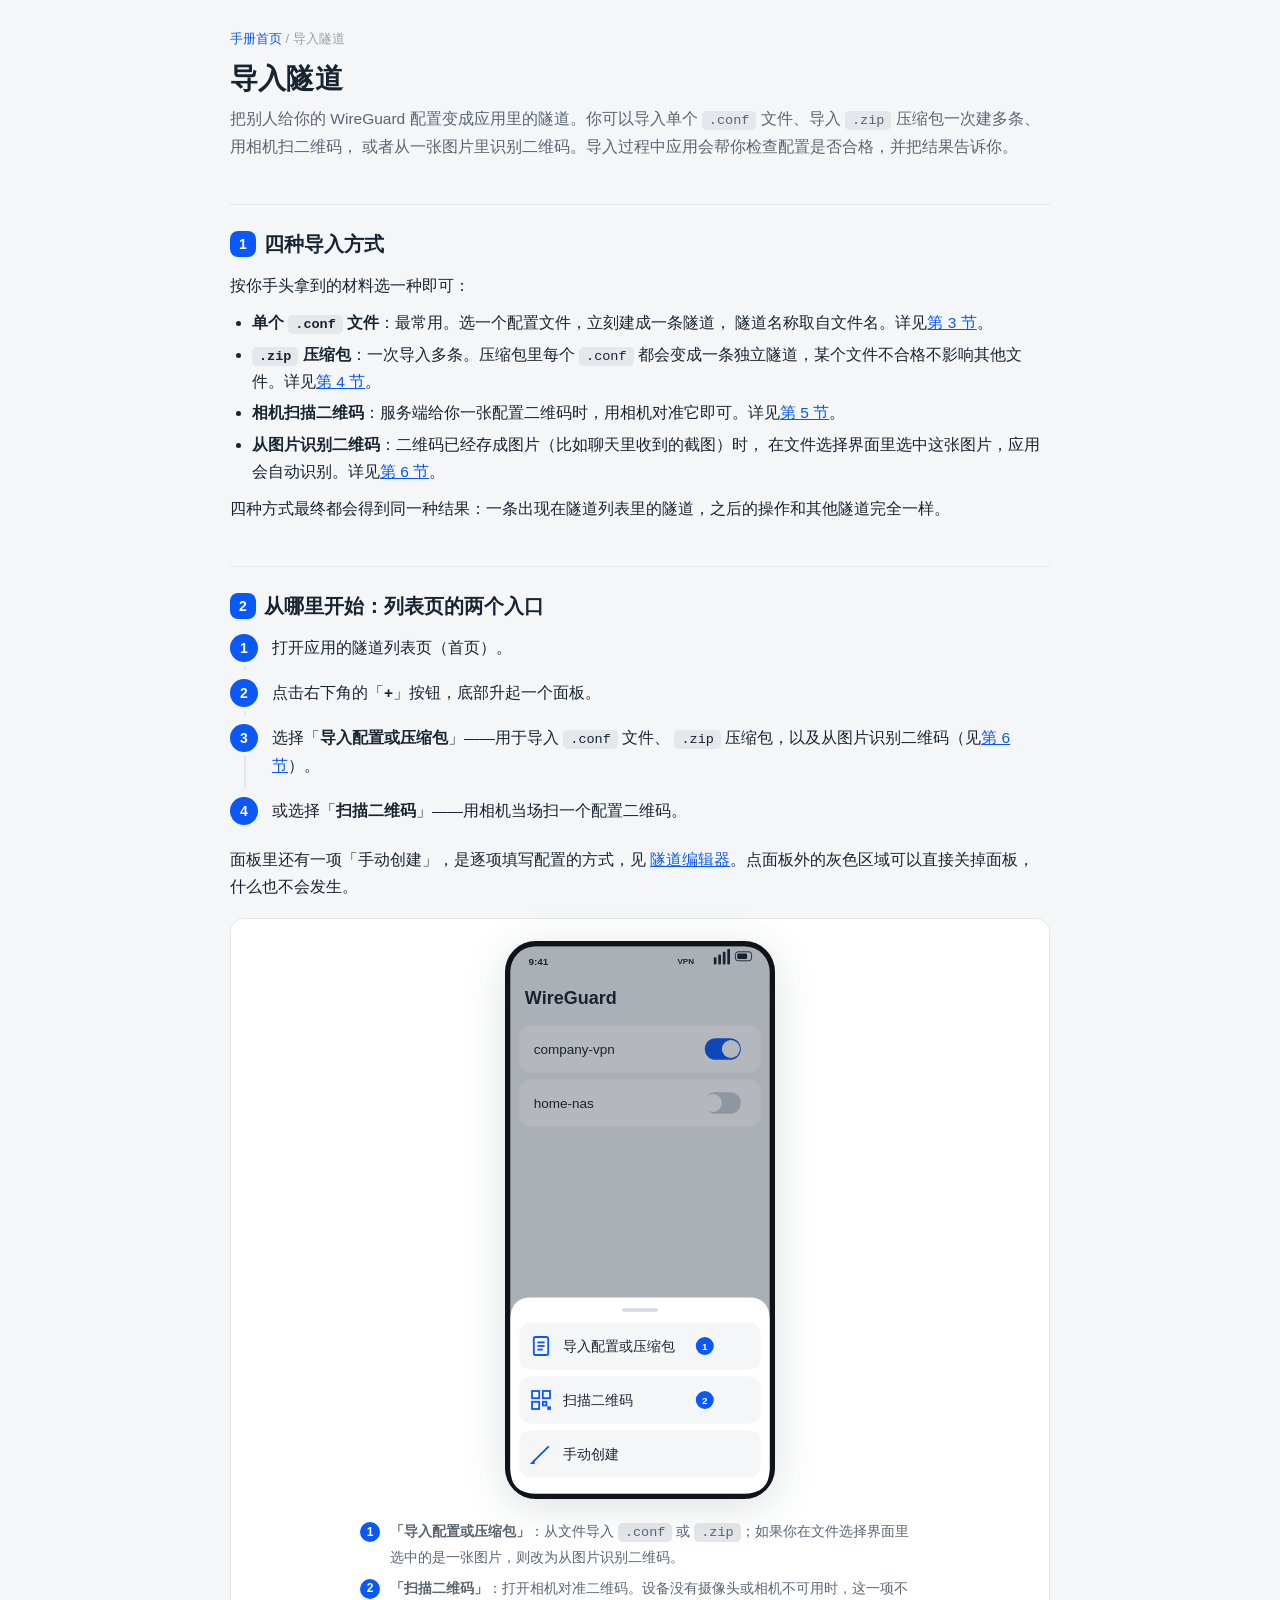
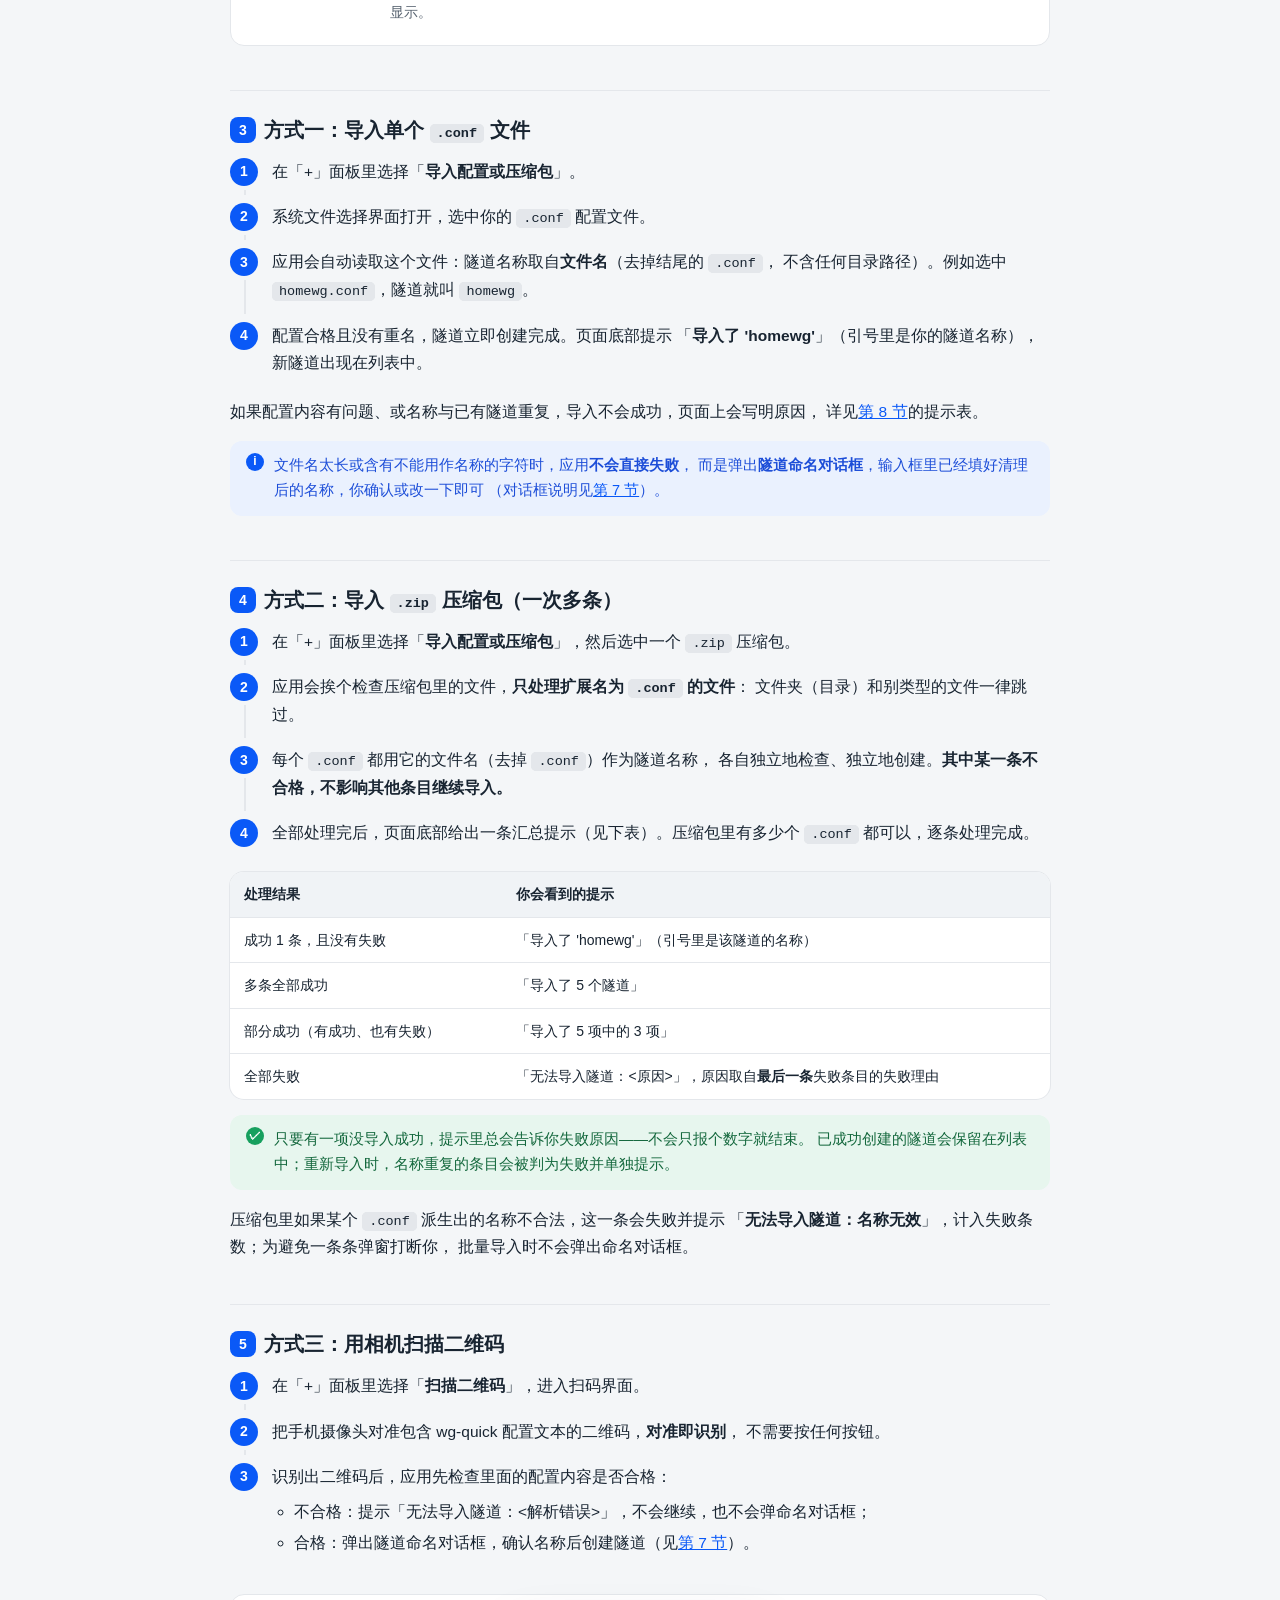
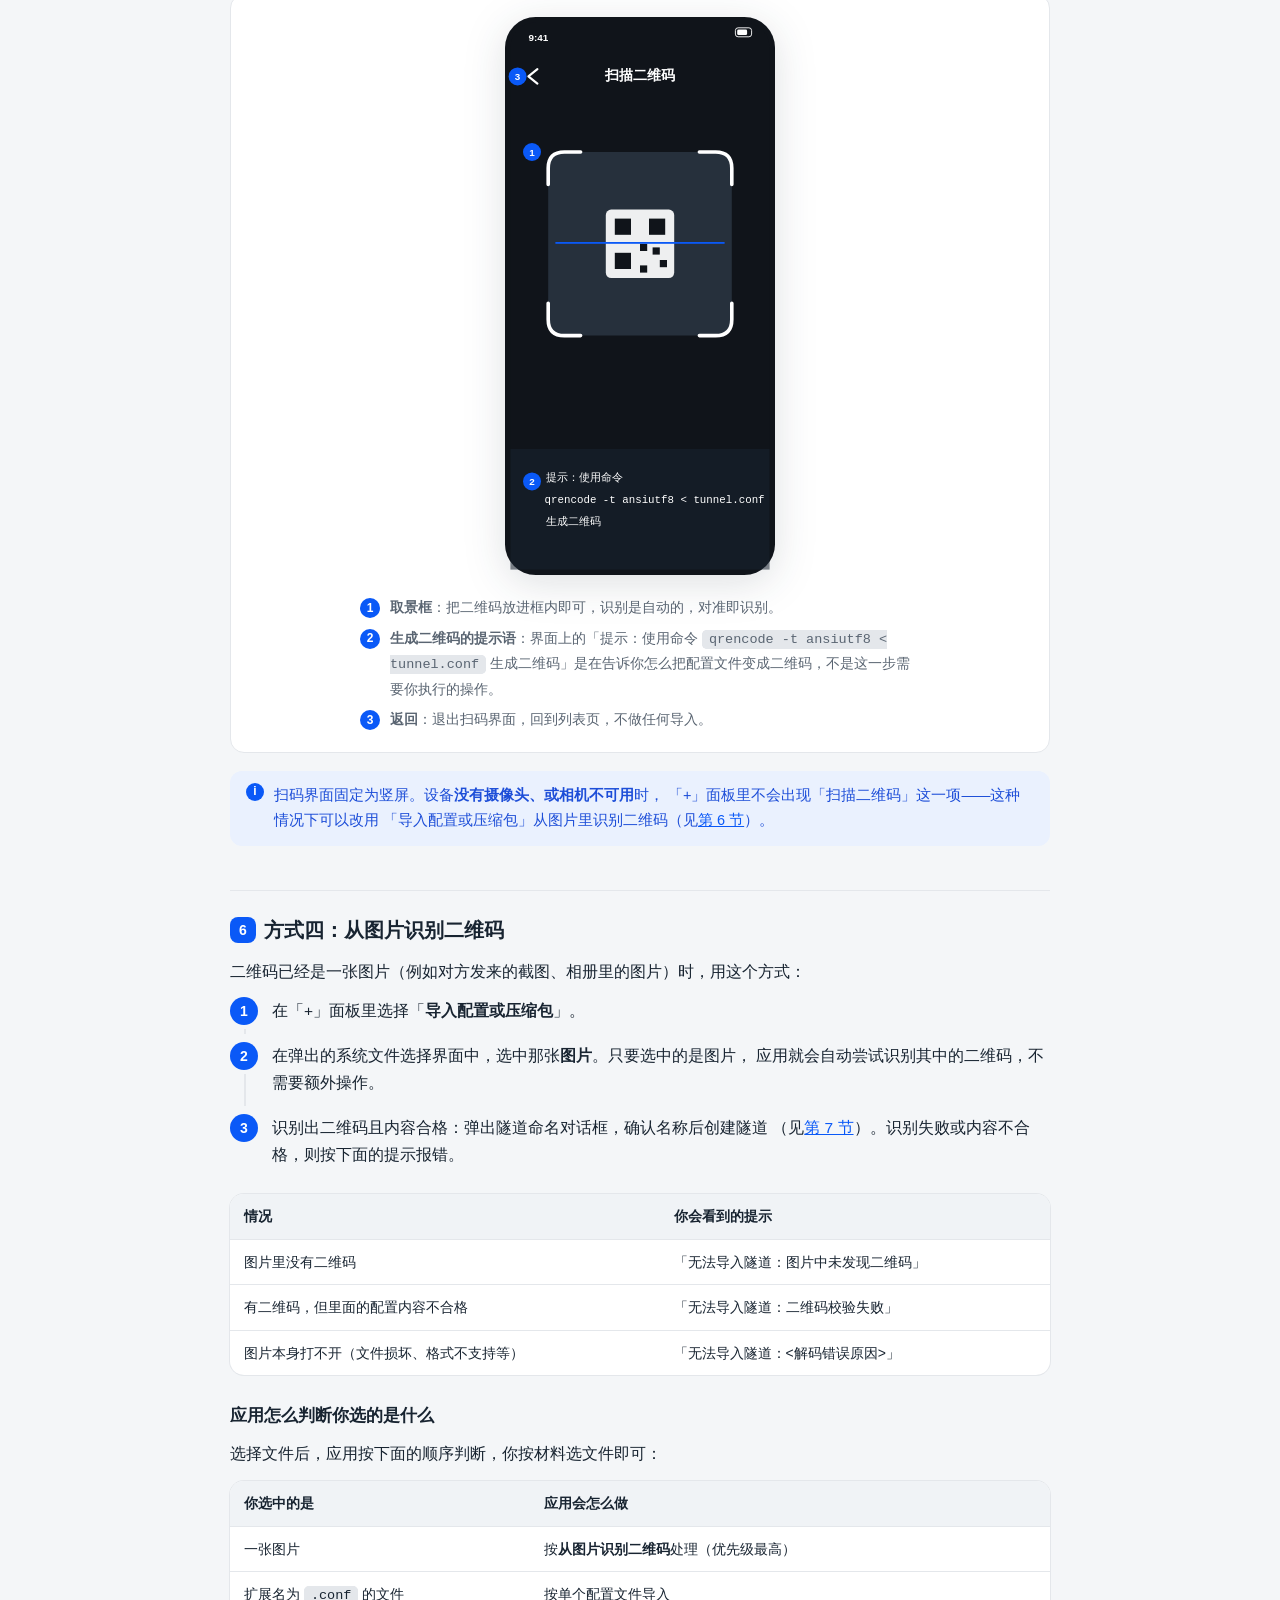
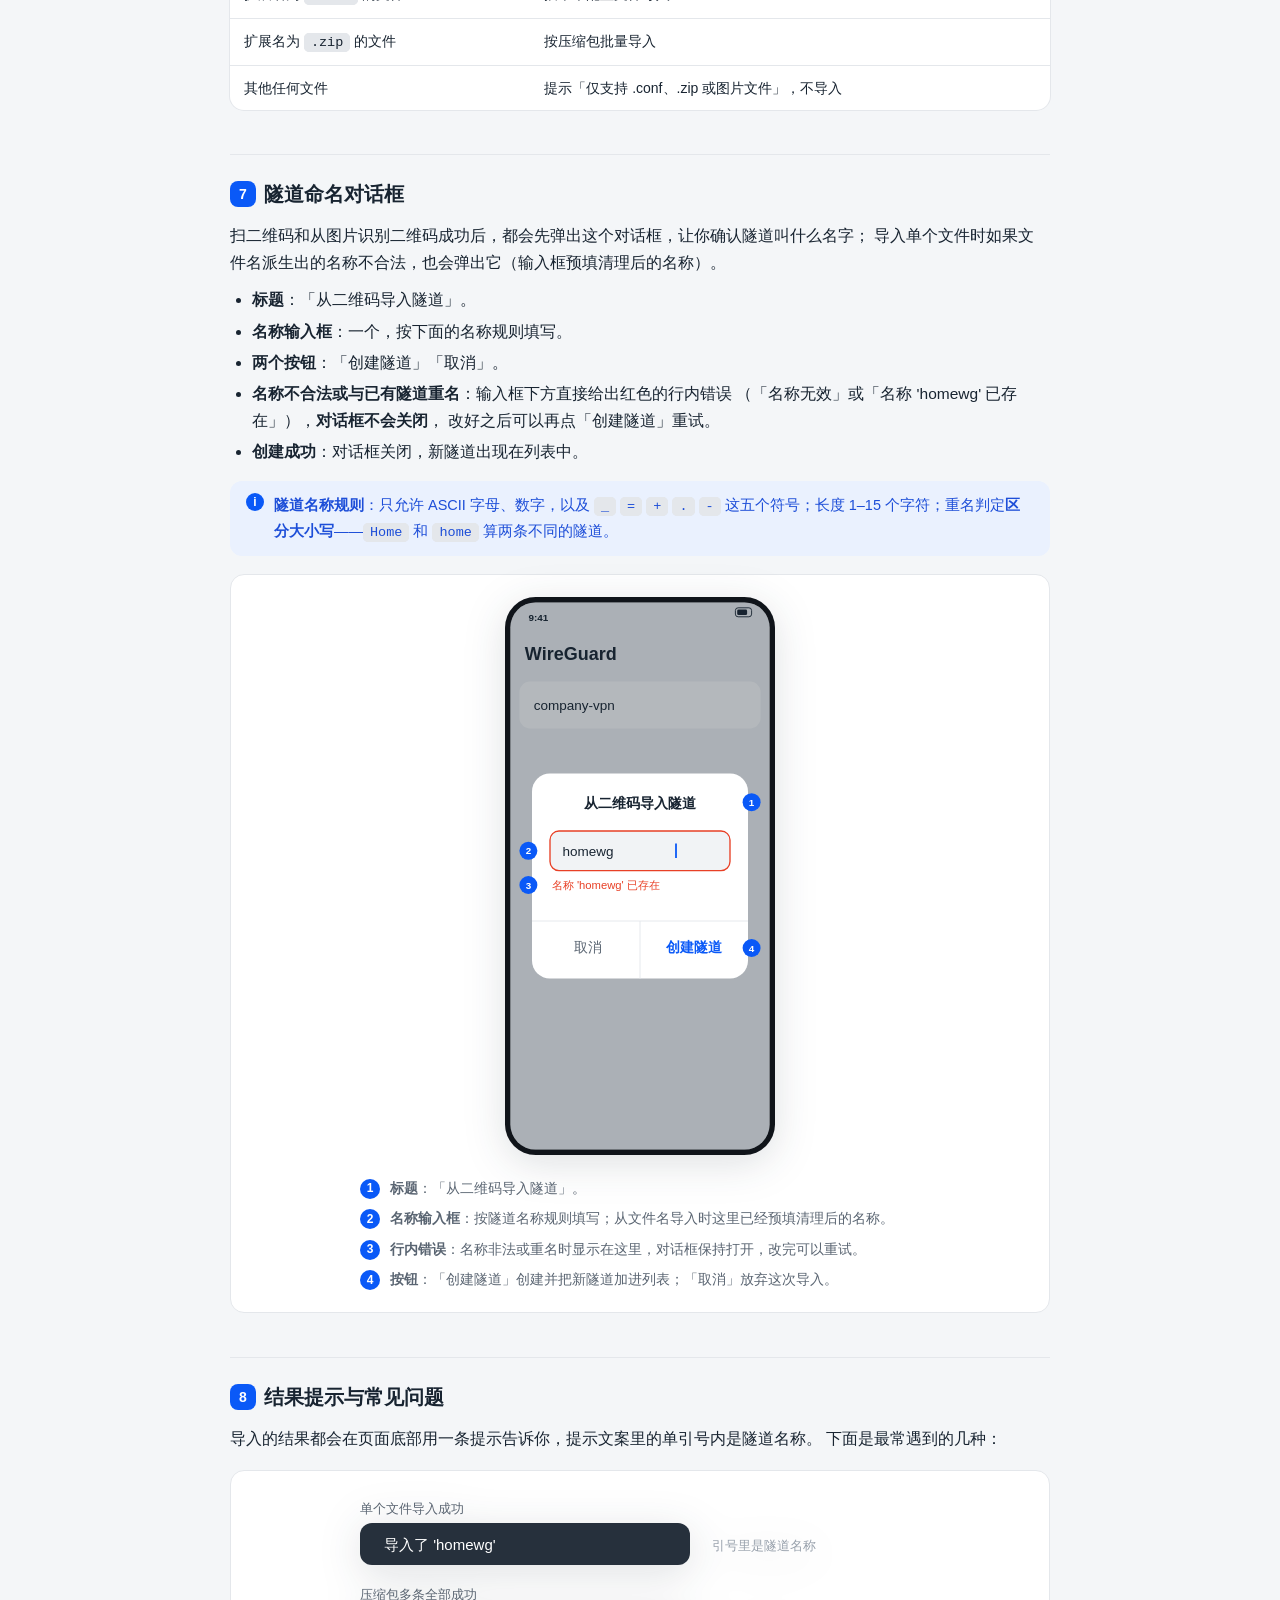
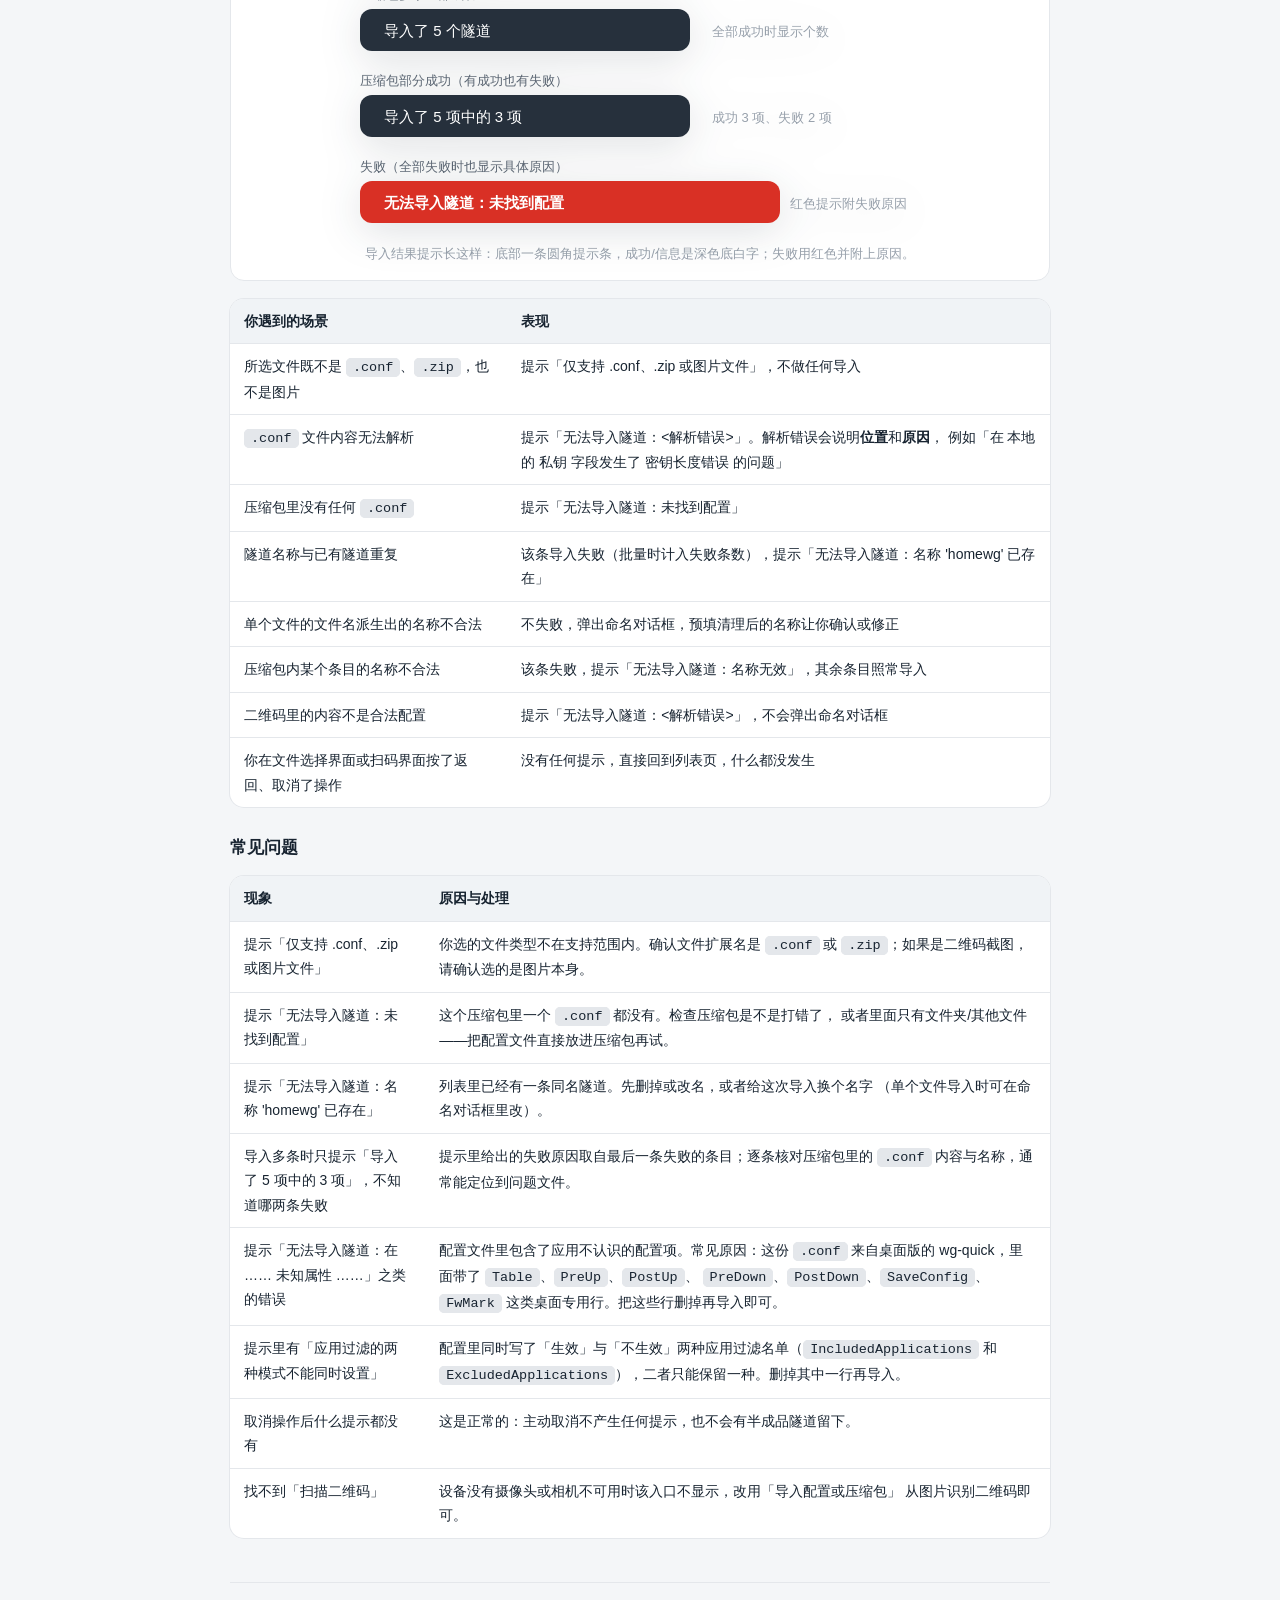
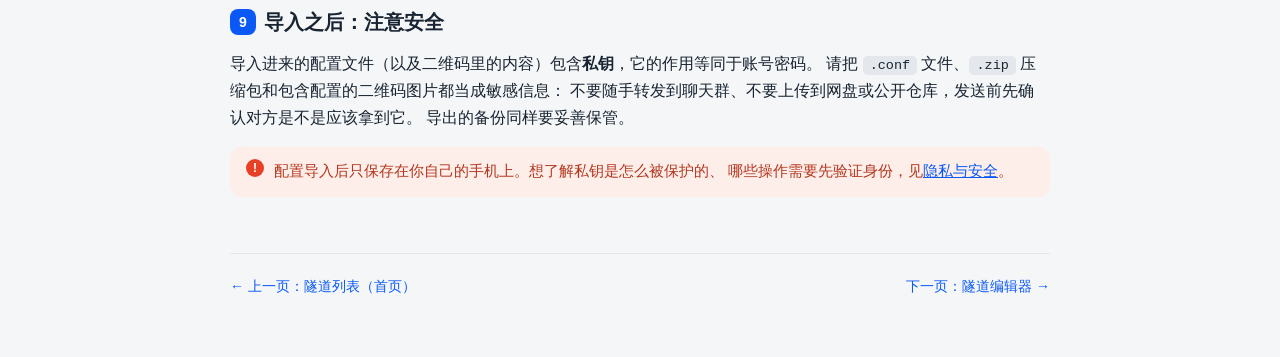
<file: handbook/tunnel-import.html>
<!DOCTYPE html>
<html lang="zh-CN">
<head>
<meta charset="UTF-8">
<meta name="viewport" content="width=device-width, initial-scale=1.0">
<title>导入隧道 · WireGuard 用户手册</title>
<link rel="stylesheet" href="style.css">
</head>
<body>
<div class="wrap">

<header class="page-head">
  <div class="crumb"><a href="index.html">手册首页</a> / 导入隧道</div>
  <h1>导入隧道</h1>
  <p class="lede">把别人给你的 WireGuard 配置变成应用里的隧道。你可以导入单个
    <code>.conf</code> 文件、导入 <code>.zip</code> 压缩包一次建多条、用相机扫二维码，
    或者从一张图片里识别二维码。导入过程中应用会帮你检查配置是否合格，并把结果告诉你。</p>
</header>

<h2 id="s1"><span class="no">1</span>四种导入方式</h2>
<p>按你手头拿到的材料选一种即可：</p>
<ul>
  <li><b>单个 <code>.conf</code> 文件</b>：最常用。选一个配置文件，立刻建成一条隧道，
    隧道名称取自文件名。详见<a href="#s3">第 3 节</a>。</li>
  <li><b><code>.zip</code> 压缩包</b>：一次导入多条。压缩包里每个 <code>.conf</code>
    都会变成一条独立隧道，某个文件不合格不影响其他文件。详见<a href="#s4">第 4 节</a>。</li>
  <li><b>相机扫描二维码</b>：服务端给你一张配置二维码时，用相机对准它即可。详见<a href="#s5">第 5 节</a>。</li>
  <li><b>从图片识别二维码</b>：二维码已经存成图片（比如聊天里收到的截图）时，
    在文件选择界面里选中这张图片，应用会自动识别。详见<a href="#s6">第 6 节</a>。</li>
</ul>
<p>四种方式最终都会得到同一种结果：一条出现在隧道列表里的隧道，之后的操作和其他隧道完全一样。</p>

<h2 id="s2"><span class="no">2</span>从哪里开始：列表页的两个入口</h2>
<ol class="steps">
  <li>打开应用的隧道列表页（首页）。</li>
  <li>点击右下角的「<b>+</b>」按钮，底部升起一个面板。</li>
  <li>选择「<b>导入配置或压缩包</b>」——用于导入 <code>.conf</code> 文件、
    <code>.zip</code> 压缩包，以及从图片识别二维码（见<a href="#s6">第 6 节</a>）。</li>
  <li>或选择「<b>扫描二维码</b>」——用相机当场扫一个配置二维码。</li>
</ol>
<p>面板里还有一项「手动创建」，是逐项填写配置的方式，见
  <a href="tunnel-editor.html">隧道编辑器</a>。点面板外的灰色区域可以直接关掉面板，什么也不会发生。</p>

<figure class="shot">
<svg viewBox="0 0 300 620" xmlns="http://www.w3.org/2000/svg" role="img" aria-label="添加面板中的两个导入入口示意图">
  <rect x="0" y="0" width="300" height="620" rx="34" fill="#10141A"/>
  <rect x="6" y="6" width="288" height="608" rx="28" fill="#F1F3F5"/>
  <text x="26" y="27" font-size="11" font-weight="600" fill="#182431">9:41</text>
  <text x="210" y="26" font-size="9" font-weight="700" fill="#182431" text-anchor="end">VPN</text>
  <g fill="#182431">
    <rect x="232" y="18" width="3" height="8" rx="1"/><rect x="237" y="15" width="3" height="11" rx="1"/>
    <rect x="242" y="12" width="3" height="14" rx="1"/><rect x="247" y="9" width="3" height="17" rx="1"/>
  </g>
  <rect x="256" y="12" width="18" height="10" rx="3" fill="none" stroke="#182431"/>
  <rect x="258" y="14" width="11" height="6" rx="1.5" fill="#182431"/>
  <text x="22" y="70" font-size="20" font-weight="700" fill="#182431">WireGuard</text>
  <rect x="16" y="94" width="268" height="52" rx="12" fill="#FFFFFF"/>
  <text x="32" y="126" font-size="15" fill="#182431">company-vpn</text>
  <rect x="222" y="108" width="40" height="24" rx="12" fill="#0A59F7"/>
  <circle cx="251" cy="120" r="10" fill="#fff"/>
  <rect x="16" y="154" width="268" height="52" rx="12" fill="#FFFFFF"/>
  <text x="32" y="186" font-size="15" fill="#182431">home-nas</text>
  <rect x="222" y="168" width="40" height="24" rx="12" fill="#C7CDD6"/>
  <circle cx="231" cy="180" r="10" fill="#fff"/>
  <!-- 遮罩 -->
  <rect x="6" y="6" width="288" height="608" rx="28" fill="#182431" opacity="0.32"/>
  <!-- 半模态面板 -->
  <path d="M 6 420 Q 6 396 30 396 L 270 396 Q 294 396 294 420 L 294 586 Q 294 614 266 614 L 34 614 Q 6 614 6 586 Z" fill="#FFFFFF"/>
  <rect x="130" y="408" width="40" height="4" rx="2" fill="#D4D9DF"/>
  <g>
    <rect x="16" y="424" width="268" height="52" rx="12" fill="#F4F6F8"/>
    <g transform="translate(40 450)" stroke="#0A59F7" stroke-width="2" fill="none">
      <rect x="-8" y="-10" width="16" height="20" rx="2"/>
      <line x1="-4" y1="-4" x2="4" y2="-4"/><line x1="-4" y1="0" x2="4" y2="0"/><line x1="-4" y1="4" x2="2" y2="4"/>
    </g>
    <text x="64" y="455" font-size="15" fill="#182431">导入配置或压缩包</text>
  </g>
  <g>
    <rect x="16" y="484" width="268" height="52" rx="12" fill="#F4F6F8"/>
    <g transform="translate(40 510)" stroke="#0A59F7" stroke-width="2" fill="none">
      <rect x="-10" y="-10" width="8" height="8"/><rect x="2" y="-10" width="8" height="8"/>
      <rect x="-10" y="2" width="8" height="8"/><rect x="2" y="2" width="4" height="4"/><rect x="8" y="8" width="2" height="2"/>
    </g>
    <text x="64" y="515" font-size="15" fill="#182431">扫描二维码</text>
  </g>
  <g>
    <rect x="16" y="544" width="268" height="52" rx="12" fill="#F4F6F8"/>
    <g transform="translate(40 570)" stroke="#0A59F7" stroke-width="2" fill="none">
      <line x1="-8" y1="8" x2="8" y2="-8" stroke-linecap="round"/>
      <path d="M -8 8 L -10 10 L -8 10 Z" fill="#0A59F7"/>
    </g>
    <text x="64" y="575" font-size="15" fill="#182431">手动创建</text>
  </g>
  <!-- 标注 -->
  <circle cx="222" cy="450" r="10" fill="#0A59F7"/><text x="222" y="454" font-size="11" font-weight="700" fill="#fff" text-anchor="middle">1</text>
  <circle cx="222" cy="510" r="10" fill="#0A59F7"/><text x="222" y="514" font-size="11" font-weight="700" fill="#fff" text-anchor="middle">2</text>
</svg>
<figcaption>
  <div class="legend">
    <div class="li"><span class="dot">1</span><span><b>「导入配置或压缩包」</b>：从文件导入 <code>.conf</code> 或 <code>.zip</code>；如果你在文件选择界面里选中的是一张图片，则改为从图片识别二维码。</span></div>
    <div class="li"><span class="dot">2</span><span><b>「扫描二维码」</b>：打开相机对准二维码。设备没有摄像头或相机不可用时，这一项不显示。</span></div>
  </div>
</figcaption>
</figure>

<h2 id="s3"><span class="no">3</span>方式一：导入单个 <code>.conf</code> 文件</h2>
<ol class="steps">
  <li>在「+」面板里选择「<b>导入配置或压缩包</b>」。</li>
  <li>系统文件选择界面打开，选中你的 <code>.conf</code> 配置文件。</li>
  <li>应用会自动读取这个文件：隧道名称取自<b>文件名</b>（去掉结尾的 <code>.conf</code>，
    不含任何目录路径）。例如选中 <code>homewg.conf</code>，隧道就叫
    <code>homewg</code>。</li>
  <li>配置合格且没有重名，隧道立即创建完成。页面底部提示
    「<b>导入了 'homewg'</b>」（引号里是你的隧道名称），新隧道出现在列表中。</li>
</ol>
<p>如果配置内容有问题、或名称与已有隧道重复，导入不会成功，页面上会写明原因，
详见<a href="#s8">第 8 节</a>的提示表。</p>

<div class="note">文件名太长或含有不能用作名称的字符时，应用<b>不会直接失败</b>，
  而是弹出<b>隧道命名对话框</b>，输入框里已经填好清理后的名称，你确认或改一下即可
  （对话框说明见<a href="#s7">第 7 节</a>）。</div>

<h2 id="s4"><span class="no">4</span>方式二：导入 <code>.zip</code> 压缩包（一次多条）</h2>
<ol class="steps">
  <li>在「+」面板里选择「<b>导入配置或压缩包</b>」，然后选中一个 <code>.zip</code> 压缩包。</li>
  <li>应用会挨个检查压缩包里的文件，<b>只处理扩展名为 <code>.conf</code> 的文件</b>：
    文件夹（目录）和别类型的文件一律跳过。</li>
  <li>每个 <code>.conf</code> 都用它的文件名（去掉 <code>.conf</code>）作为隧道名称，
    各自独立地检查、独立地创建。<b>其中某一条不合格，不影响其他条目继续导入。</b></li>
  <li>全部处理完后，页面底部给出一条汇总提示（见下表）。压缩包里有多少个
    <code>.conf</code> 都可以，逐条处理完成。</li>
</ol>

<table>
  <tr><th>处理结果</th><th>你会看到的提示</th></tr>
  <tr><td>成功 1 条，且没有失败</td><td>「导入了 'homewg'」（引号里是该隧道的名称）</td></tr>
  <tr><td>多条全部成功</td><td>「导入了 5 个隧道」</td></tr>
  <tr><td>部分成功（有成功、也有失败）</td><td>「导入了 5 项中的 3 项」</td></tr>
  <tr><td>全部失败</td><td>「无法导入隧道：&lt;原因&gt;」，原因取自<b>最后一条</b>失败条目的失败理由</td></tr>
</table>

<div class="tip">只要有一项没导入成功，提示里总会告诉你失败原因——不会只报个数字就结束。
  已成功创建的隧道会保留在列表中；重新导入时，名称重复的条目会被判为失败并单独提示。</div>

<p>压缩包里如果某个 <code>.conf</code> 派生出的名称不合法，这一条会失败并提示
  「<b>无法导入隧道：名称无效</b>」，计入失败条数；为避免一条条弹窗打断你，
  批量导入时不会弹出命名对话框。</p>

<h2 id="s5"><span class="no">5</span>方式三：用相机扫描二维码</h2>
<ol class="steps">
  <li>在「+」面板里选择「<b>扫描二维码</b>」，进入扫码界面。</li>
  <li>把手机摄像头对准包含 wg-quick 配置文本的二维码，<b>对准即识别</b>，
    不需要按任何按钮。</li>
  <li>识别出二维码后，应用先检查里面的配置内容是否合格：
    <ul>
      <li>不合格：提示「无法导入隧道：&lt;解析错误&gt;」，不会继续，也不会弹命名对话框；</li>
      <li>合格：弹出隧道命名对话框，确认名称后创建隧道（见<a href="#s7">第 7 节</a>）。</li>
    </ul>
  </li>
</ol>

<figure class="shot">
<svg viewBox="0 0 300 620" xmlns="http://www.w3.org/2000/svg" role="img" aria-label="扫码界面示意图">
  <rect x="0" y="0" width="300" height="620" rx="34" fill="#10141A"/>
  <rect x="6" y="6" width="288" height="608" rx="28" fill="#10141A"/>
  <!-- 状态栏（浅色） -->
  <text x="26" y="27" font-size="11" font-weight="600" fill="#FFFFFF">9:41</text>
  <rect x="256" y="12" width="18" height="10" rx="3" fill="none" stroke="#FFFFFF"/>
  <rect x="258" y="14" width="11" height="6" rx="1.5" fill="#FFFFFF"/>
  <!-- 返回 -->
  <g transform="translate(30 66)" stroke="#FFFFFF" stroke-width="2.4" fill="none" stroke-linecap="round" stroke-linejoin="round">
    <path d="M 6 -8 L -4 0 L 6 8"/>
  </g>
  <text x="150" y="70" font-size="16" font-weight="600" fill="#FFFFFF" text-anchor="middle">扫描二维码</text>
  <!-- 取景框 -->
  <rect x="48" y="150" width="204" height="204" rx="18" fill="#26303C"/>
  <g stroke="#FFFFFF" stroke-width="4" fill="none" stroke-linecap="round">
    <path d="M 48 186 L 48 168 Q 48 150 66 150 L 84 150"/>
    <path d="M 216 150 L 234 150 Q 252 150 252 168 L 252 186"/>
    <path d="M 252 318 L 252 336 Q 252 354 234 354 L 216 354"/>
    <path d="M 84 354 L 66 354 Q 48 354 48 336 L 48 318"/>
  </g>
  <!-- 二维码示意 -->
  <g fill="#FFFFFF" opacity="0.92">
    <rect x="112" y="214" width="76" height="76" rx="6"/>
  </g>
  <g fill="#10141A">
    <rect x="122" y="224" width="18" height="18"/><rect x="160" y="224" width="18" height="18"/>
    <rect x="122" y="262" width="18" height="18"/>
    <rect x="150" y="252" width="8" height="8"/><rect x="164" y="256" width="8" height="8"/>
    <rect x="172" y="270" width="8" height="8"/><rect x="150" y="276" width="8" height="8"/>
  </g>
  <!-- 扫描线 -->
  <rect x="56" y="250" width="188" height="2" fill="#0A59F7"/>
  <!-- 底部提示语 -->
  <rect x="6" y="480" width="288" height="134" fill="#182431" opacity="0.55"/>
  <text x="46" y="516" font-size="12.5" fill="#FFFFFF">提示：使用命令</text>
  <text x="44" y="540" font-size="12" fill="#FFFFFF" font-family="Menlo, Consolas, monospace">qrencode -t ansiutf8 &lt; tunnel.conf</text>
  <text x="46" y="564" font-size="12.5" fill="#FFFFFF">生成二维码</text>
  <!-- 标注 -->
  <circle cx="30" cy="150" r="10" fill="#0A59F7"/><text x="30" y="154" font-size="11" font-weight="700" fill="#fff" text-anchor="middle">1</text>
  <circle cx="30" cy="516" r="10" fill="#0A59F7"/><text x="30" y="520" font-size="11" font-weight="700" fill="#fff" text-anchor="middle">2</text>
  <circle cx="14" cy="66" r="10" fill="#0A59F7"/><text x="14" y="70" font-size="11" font-weight="700" fill="#fff" text-anchor="middle">3</text>
</svg>
<figcaption>
  <div class="legend">
    <div class="li"><span class="dot">1</span><span><b>取景框</b>：把二维码放进框内即可，识别是自动的，对准即识别。</span></div>
    <div class="li"><span class="dot">2</span><span><b>生成二维码的提示语</b>：界面上的「提示：使用命令 <code>qrencode -t ansiutf8 &lt; tunnel.conf</code> 生成二维码」是在告诉你怎么把配置文件变成二维码，不是这一步需要你执行的操作。</span></div>
    <div class="li"><span class="dot">3</span><span><b>返回</b>：退出扫码界面，回到列表页，不做任何导入。</span></div>
  </div>
</figcaption>
</figure>

<div class="note">扫码界面固定为竖屏。设备<b>没有摄像头、或相机不可用</b>时，
  「+」面板里不会出现「扫描二维码」这一项——这种情况下可以改用
  「导入配置或压缩包」从图片里识别二维码（见<a href="#s6">第 6 节</a>）。</div>

<h2 id="s6"><span class="no">6</span>方式四：从图片识别二维码</h2>
<p>二维码已经是一张图片（例如对方发来的截图、相册里的图片）时，用这个方式：</p>
<ol class="steps">
  <li>在「+」面板里选择「<b>导入配置或压缩包</b>」。</li>
  <li>在弹出的系统文件选择界面中，选中那张<b>图片</b>。只要选中的是图片，
    应用就会自动尝试识别其中的二维码，不需要额外操作。</li>
  <li>识别出二维码且内容合格：弹出隧道命名对话框，确认名称后创建隧道
    （见<a href="#s7">第 7 节</a>）。识别失败或内容不合格，则按下面的提示报错。</li>
</ol>

<table>
  <tr><th>情况</th><th>你会看到的提示</th></tr>
  <tr><td>图片里没有二维码</td><td>「无法导入隧道：图片中未发现二维码」</td></tr>
  <tr><td>有二维码，但里面的配置内容不合格</td><td>「无法导入隧道：二维码校验失败」</td></tr>
  <tr><td>图片本身打不开（文件损坏、格式不支持等）</td><td>「无法导入隧道：&lt;解码错误原因&gt;」</td></tr>
</table>

<h3>应用怎么判断你选的是什么</h3>
<p>选择文件后，应用按下面的顺序判断，你按材料选文件即可：</p>
<table>
  <tr><th>你选中的是</th><th>应用会怎么做</th></tr>
  <tr><td>一张图片</td><td>按<b>从图片识别二维码</b>处理（优先级最高）</td></tr>
  <tr><td>扩展名为 <code>.conf</code> 的文件</td><td>按单个配置文件导入</td></tr>
  <tr><td>扩展名为 <code>.zip</code> 的文件</td><td>按压缩包批量导入</td></tr>
  <tr><td>其他任何文件</td><td>提示「仅支持 .conf、.zip 或图片文件」，不导入</td></tr>
</table>

<h2 id="s7"><span class="no">7</span>隧道命名对话框</h2>
<p>扫二维码和从图片识别二维码成功后，都会先弹出这个对话框，让你确认隧道叫什么名字；
导入单个文件时如果文件名派生出的名称不合法，也会弹出它（输入框预填清理后的名称）。</p>
<ul>
  <li><b>标题</b>：「从二维码导入隧道」。</li>
  <li><b>名称输入框</b>：一个，按下面的名称规则填写。</li>
  <li><b>两个按钮</b>：「创建隧道」「取消」。</li>
  <li><b>名称不合法或与已有隧道重名</b>：输入框下方直接给出红色的行内错误
    （「名称无效」或「名称 'homewg' 已存在」），<b>对话框不会关闭</b>，
    改好之后可以再点「创建隧道」重试。</li>
  <li><b>创建成功</b>：对话框关闭，新隧道出现在列表中。</li>
</ul>

<div class="note"><b>隧道名称规则</b>：只允许 ASCII 字母、数字，以及
  <code>_</code> <code>=</code> <code>+</code> <code>.</code> <code>-</code>
  这五个符号；长度 1–15 个字符；重名判定<b>区分大小写</b>——<code>Home</code> 和
  <code>home</code> 算两条不同的隧道。</div>

<figure class="shot">
<svg viewBox="0 0 300 620" xmlns="http://www.w3.org/2000/svg" role="img" aria-label="隧道命名对话框示意图">
  <rect x="0" y="0" width="300" height="620" rx="34" fill="#10141A"/>
  <rect x="6" y="6" width="288" height="608" rx="28" fill="#F1F3F5"/>
  <text x="26" y="27" font-size="11" font-weight="600" fill="#182431">9:41</text>
  <rect x="256" y="12" width="18" height="10" rx="3" fill="none" stroke="#182431"/>
  <rect x="258" y="14" width="11" height="6" rx="1.5" fill="#182431"/>
  <text x="22" y="70" font-size="20" font-weight="700" fill="#182431">WireGuard</text>
  <rect x="16" y="94" width="268" height="52" rx="12" fill="#FFFFFF"/>
  <text x="32" y="126" font-size="15" fill="#182431">company-vpn</text>
  <!-- 遮罩 -->
  <rect x="6" y="6" width="288" height="608" rx="28" fill="#182431" opacity="0.32"/>
  <!-- 对话框 -->
  <rect x="30" y="196" width="240" height="228" rx="20" fill="#FFFFFF"/>
  <text x="150" y="234" font-size="16" font-weight="700" fill="#182431" text-anchor="middle">从二维码导入隧道</text>
  <!-- 输入框 -->
  <rect x="50" y="260" width="200" height="44" rx="10" fill="#F1F3F5" stroke="#E84026" stroke-width="1.5"/>
  <text x="64" y="288" font-size="15" fill="#182431">homewg</text>
  <line x1="190" y1="274" x2="190" y2="290" stroke="#0A59F7" stroke-width="2"/>
  <!-- 行内错误 -->
  <text x="52" y="324" font-size="12.5" fill="#E84026">名称 'homewg' 已存在</text>
  <!-- 按钮 -->
  <line x1="30" y1="360" x2="270" y2="360" stroke="#E4E7EB"/>
  <text x="92" y="394" font-size="15" fill="#5A6572" text-anchor="middle">取消</text>
  <line x1="150" y1="360" x2="150" y2="424" stroke="#E4E7EB"/>
  <text x="210" y="394" font-size="15" font-weight="600" fill="#0A59F7" text-anchor="middle">创建隧道</text>
  <!-- 标注 -->
  <circle cx="274" cy="228" r="10" fill="#0A59F7"/><text x="274" y="232" font-size="11" font-weight="700" fill="#fff" text-anchor="middle">1</text>
  <circle cx="26" cy="282" r="10" fill="#0A59F7"/><text x="26" y="286" font-size="11" font-weight="700" fill="#fff" text-anchor="middle">2</text>
  <circle cx="26" cy="320" r="10" fill="#0A59F7"/><text x="26" y="324" font-size="11" font-weight="700" fill="#fff" text-anchor="middle">3</text>
  <circle cx="274" cy="390" r="10" fill="#0A59F7"/><text x="274" y="394" font-size="11" font-weight="700" fill="#fff" text-anchor="middle">4</text>
</svg>
<figcaption>
  <div class="legend">
    <div class="li"><span class="dot">1</span><span><b>标题</b>：「从二维码导入隧道」。</span></div>
    <div class="li"><span class="dot">2</span><span><b>名称输入框</b>：按隧道名称规则填写；从文件名导入时这里已经预填清理后的名称。</span></div>
    <div class="li"><span class="dot">3</span><span><b>行内错误</b>：名称非法或重名时显示在这里，对话框保持打开，改完可以重试。</span></div>
    <div class="li"><span class="dot">4</span><span><b>按钮</b>：「创建隧道」创建并把新隧道加进列表；「取消」放弃这次导入。</span></div>
  </div>
</figcaption>
</figure>

<h2 id="s8"><span class="no">8</span>结果提示与常见问题</h2>
<p>导入的结果都会在页面底部用一条提示告诉你，提示文案里的单引号内是隧道名称。
下面是最常遇到的几种：</p>

<figure class="shot shot-wide">
<svg viewBox="0 0 560 330" xmlns="http://www.w3.org/2000/svg" role="img" aria-label="导入结果提示样式示意图">
  <!-- 1 单条成功 -->
  <text x="0" y="20" font-size="13" fill="#5A6572">单个文件导入成功</text>
  <rect x="0" y="30" width="330" height="42" rx="12" fill="#26303C"/>
  <text x="24" y="57" font-size="15" fill="#FFFFFF">导入了 'homewg'</text>
  <!-- 2 多条全部成功 -->
  <text x="0" y="106" font-size="13" fill="#5A6572">压缩包多条全部成功</text>
  <rect x="0" y="116" width="330" height="42" rx="12" fill="#26303C"/>
  <text x="24" y="143" font-size="15" fill="#FFFFFF">导入了 5 个隧道</text>
  <!-- 3 部分成功 -->
  <text x="0" y="192" font-size="13" fill="#5A6572">压缩包部分成功（有成功也有失败）</text>
  <rect x="0" y="202" width="330" height="42" rx="12" fill="#26303C"/>
  <text x="24" y="229" font-size="15" fill="#FFFFFF">导入了 5 项中的 3 项</text>
  <!-- 4 失败 -->
  <text x="0" y="278" font-size="13" fill="#5A6572">失败（全部失败时也显示具体原因）</text>
  <rect x="0" y="288" width="420" height="42" rx="12" fill="#D93025"/>
  <text x="24" y="315" font-size="15" font-weight="600" fill="#FFFFFF">无法导入隧道：未找到配置</text>
  <!-- 说明 -->
  <g font-size="13" fill="#97A0AB">
    <text x="352" y="57">引号里是隧道名称</text>
    <text x="352" y="143">全部成功时显示个数</text>
    <text x="352" y="229">成功 3 项、失败 2 项</text>
    <text x="430" y="315">红色提示附失败原因</text>
  </g>
</svg>
<figcaption>导入结果提示长这样：底部一条圆角提示条，成功/信息是深色底白字；失败用红色并附上原因。</figcaption>
</figure>

<table>
  <tr><th>你遇到的场景</th><th>表现</th></tr>
  <tr><td>所选文件既不是 <code>.conf</code>、<code>.zip</code>，也不是图片</td>
      <td>提示「仅支持 .conf、.zip 或图片文件」，不做任何导入</td></tr>
  <tr><td><code>.conf</code> 文件内容无法解析</td>
      <td>提示「无法导入隧道：&lt;解析错误&gt;」。解析错误会说明<b>位置</b>和<b>原因</b>，
        例如「在 本地 的 私钥 字段发生了 密钥长度错误 的问题」</td></tr>
  <tr><td>压缩包里没有任何 <code>.conf</code></td>
      <td>提示「无法导入隧道：未找到配置」</td></tr>
  <tr><td>隧道名称与已有隧道重复</td>
      <td>该条导入失败（批量时计入失败条数），提示「无法导入隧道：名称 'homewg' 已存在」</td></tr>
  <tr><td>单个文件的文件名派生出的名称不合法</td>
      <td>不失败，弹出命名对话框，预填清理后的名称让你确认或修正</td></tr>
  <tr><td>压缩包内某个条目的名称不合法</td>
      <td>该条失败，提示「无法导入隧道：名称无效」，其余条目照常导入</td></tr>
  <tr><td>二维码里的内容不是合法配置</td>
      <td>提示「无法导入隧道：&lt;解析错误&gt;」，不会弹出命名对话框</td></tr>
  <tr><td>你在文件选择界面或扫码界面按了返回、取消了操作</td>
      <td>没有任何提示，直接回到列表页，什么都没发生</td></tr>
</table>

<h3>常见问题</h3>
<table>
  <tr><th>现象</th><th>原因与处理</th></tr>
  <tr><td>提示「仅支持 .conf、.zip 或图片文件」</td>
      <td>你选的文件类型不在支持范围内。确认文件扩展名是 <code>.conf</code> 或
        <code>.zip</code>；如果是二维码截图，请确认选的是图片本身。</td></tr>
  <tr><td>提示「无法导入隧道：未找到配置」</td>
      <td>这个压缩包里一个 <code>.conf</code> 都没有。检查压缩包是不是打错了，
        或者里面只有文件夹/其他文件——把配置文件直接放进压缩包再试。</td></tr>
  <tr><td>提示「无法导入隧道：名称 'homewg' 已存在」</td>
      <td>列表里已经有一条同名隧道。先删掉或改名，或者给这次导入换个名字
        （单个文件导入时可在命名对话框里改）。</td></tr>
  <tr><td>导入多条时只提示「导入了 5 项中的 3 项」，不知道哪两条失败</td>
      <td>提示里给出的失败原因取自最后一条失败的条目；逐条核对压缩包里的
        <code>.conf</code> 内容与名称，通常能定位到问题文件。</td></tr>
  <tr><td>提示「无法导入隧道：在 …… 未知属性 ……」之类的错误</td>
      <td>配置文件里包含了应用不认识的配置项。常见原因：这份 <code>.conf</code> 来自桌面版的
        wg-quick，里面带了 <code>Table</code>、<code>PreUp</code>、<code>PostUp</code>、
        <code>PreDown</code>、<code>PostDown</code>、<code>SaveConfig</code>、
        <code>FwMark</code> 这类桌面专用行。把这些行删掉再导入即可。</td></tr>
  <tr><td>提示里有「应用过滤的两种模式不能同时设置」</td>
      <td>配置里同时写了「生效」与「不生效」两种应用过滤名单（<code>IncludedApplications</code>
        和 <code>ExcludedApplications</code>），二者只能保留一种。删掉其中一行再导入。</td></tr>
  <tr><td>取消操作后什么提示都没有</td>
      <td>这是正常的：主动取消不产生任何提示，也不会有半成品隧道留下。</td></tr>
  <tr><td>找不到「扫描二维码」</td>
      <td>设备没有摄像头或相机不可用时该入口不显示，改用「导入配置或压缩包」
        从图片识别二维码即可。</td></tr>
</table>

<h2 id="s9"><span class="no">9</span>导入之后：注意安全</h2>
<p>导入进来的配置文件（以及二维码里的内容）包含<b>私钥</b>，它的作用等同于账号密码。
请把 <code>.conf</code> 文件、<code>.zip</code> 压缩包和包含配置的二维码图片都当成敏感信息：
不要随手转发到聊天群、不要上传到网盘或公开仓库，发送前先确认对方是不是应该拿到它。
导出的备份同样要妥善保管。</p>
<div class="warn">配置导入后只保存在你自己的手机上。想了解私钥是怎么被保护的、
  哪些操作需要先验证身份，见<a href="privacy-security.html">隐私与安全</a>。</div>

<nav class="foot-nav">
  <span class="prev"><a href="tunnel-list.html">← 上一页：隧道列表（首页）</a></span>
  <span class="next"><a href="tunnel-editor.html">下一页：隧道编辑器 →</a></span>
</nav>

</div>
</body>
</html>
</file>
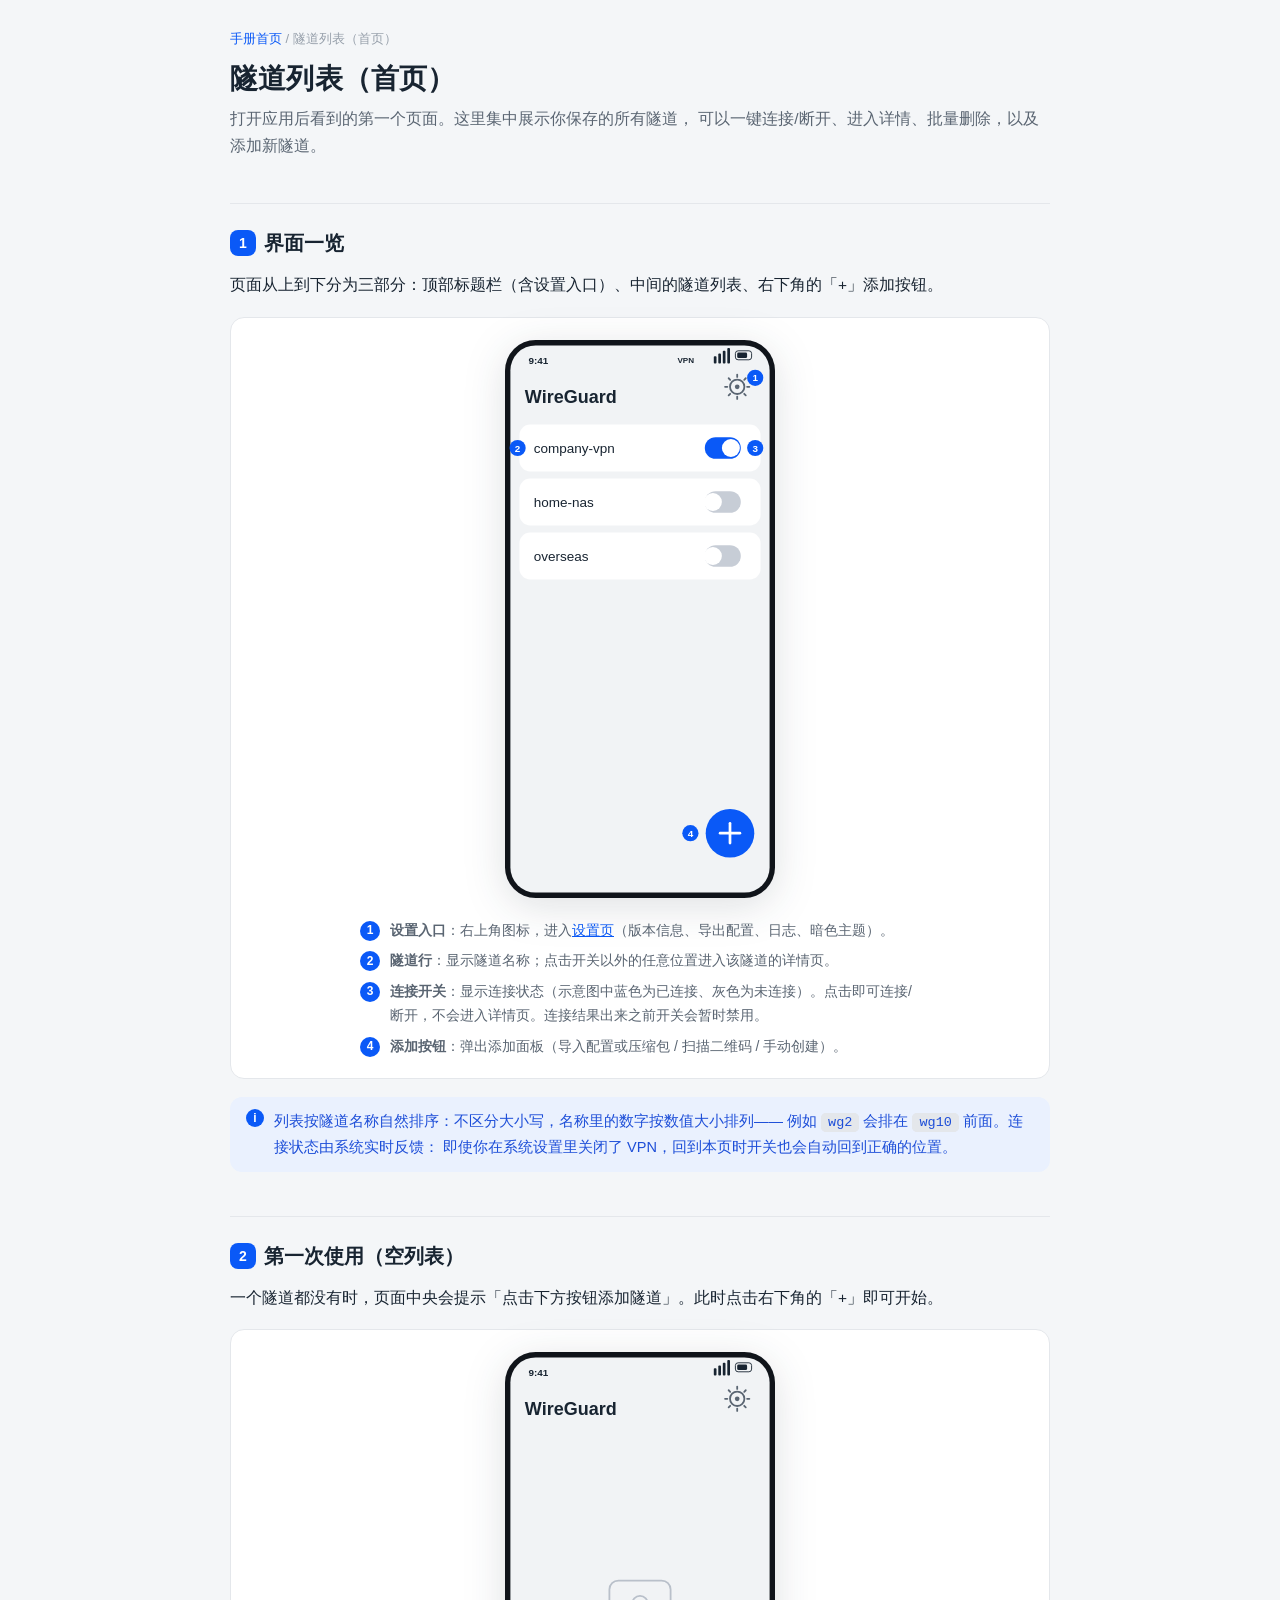
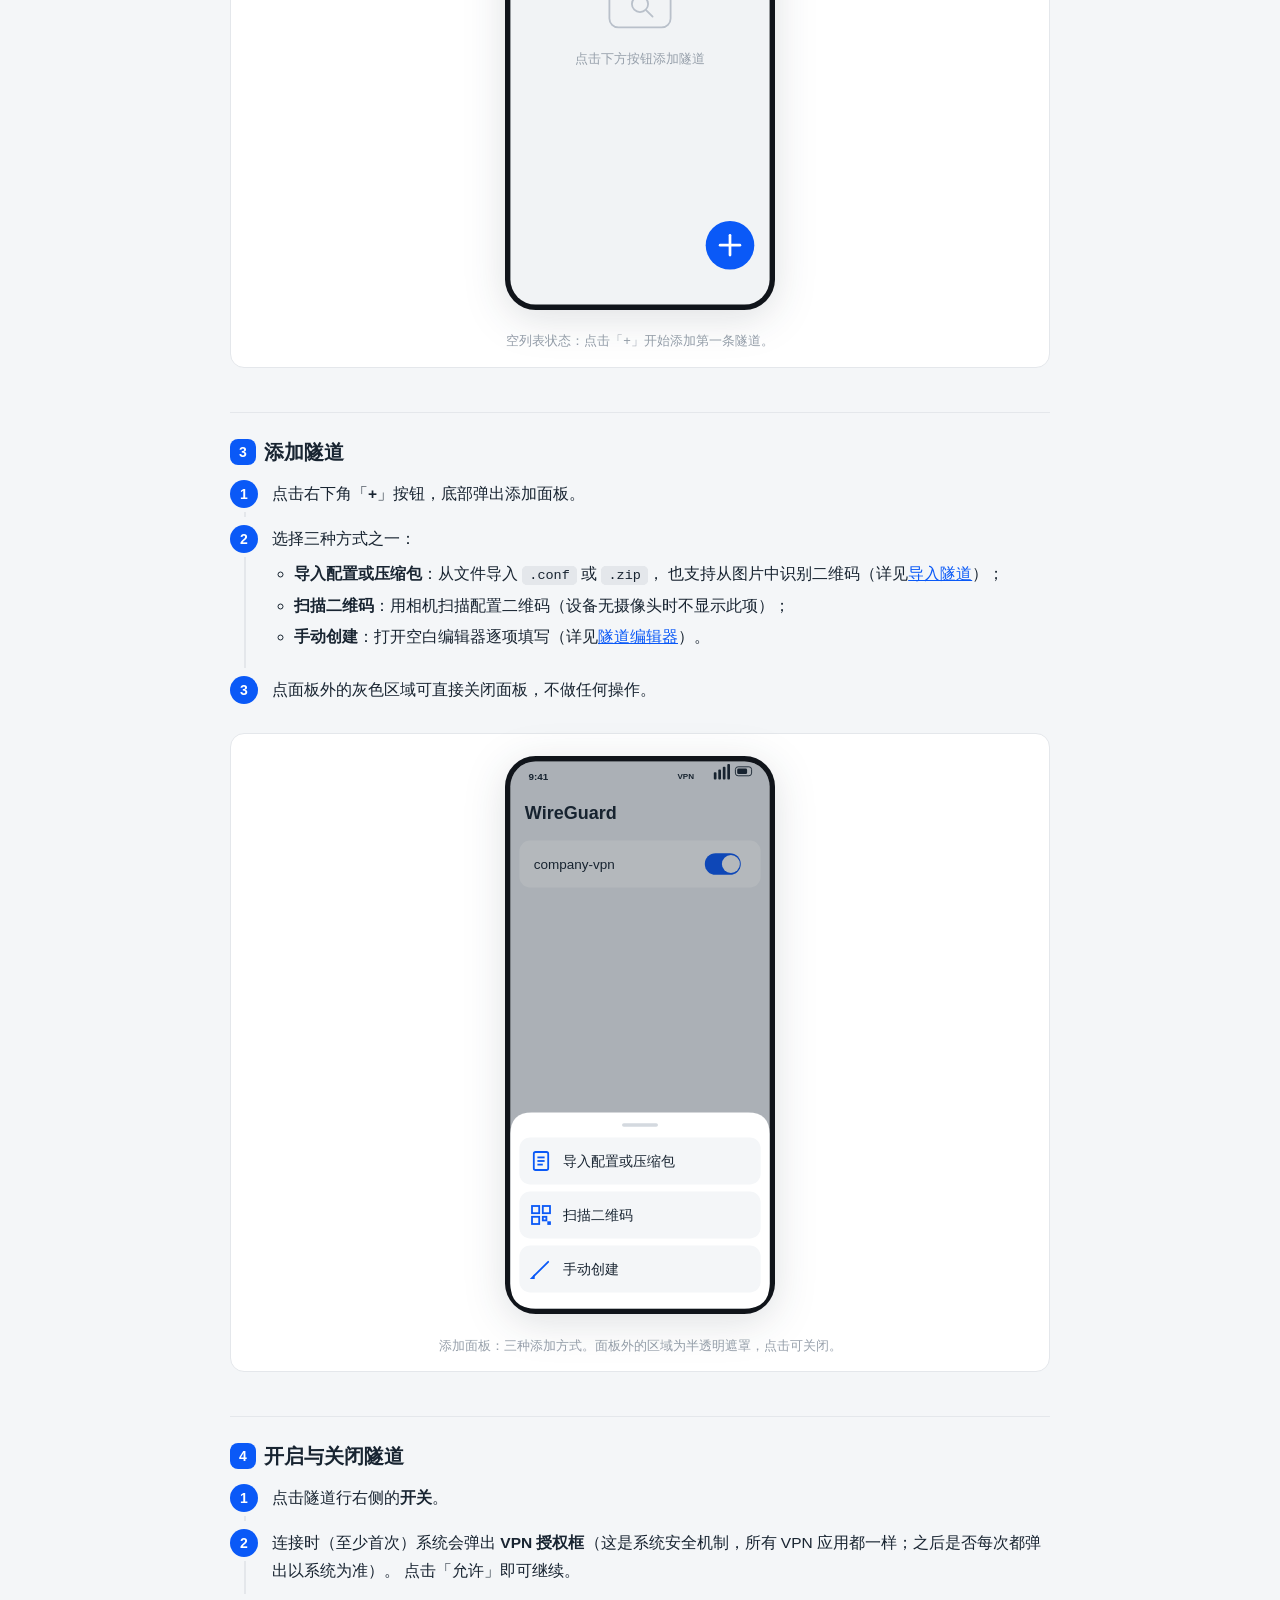
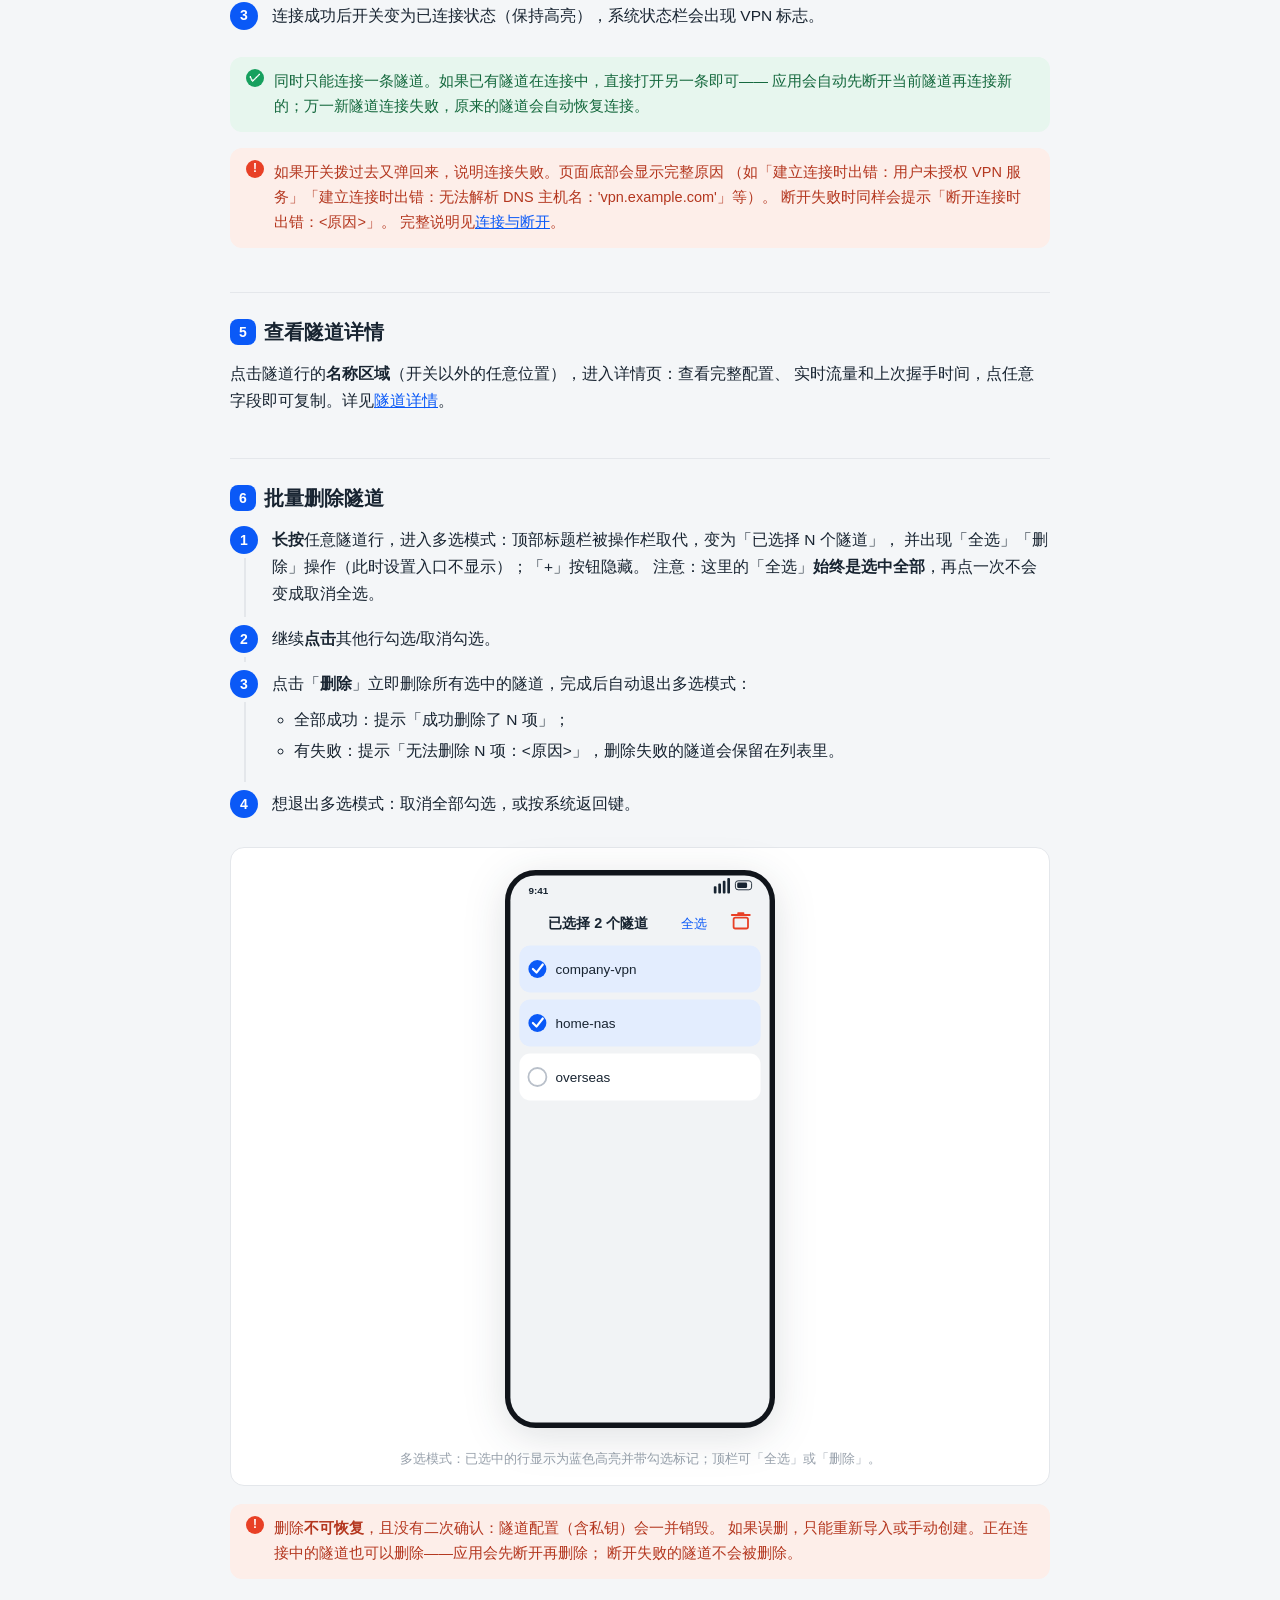
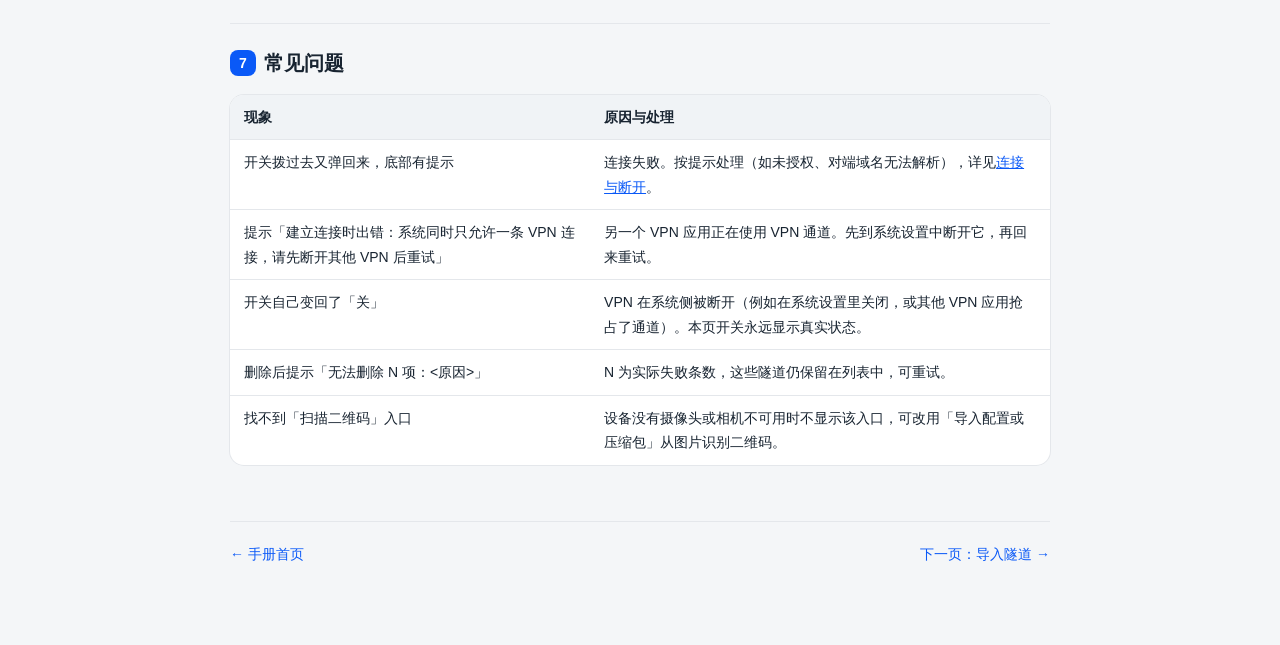
<file: handbook/tunnel-list.html>
<!DOCTYPE html>
<html lang="zh-CN">
<head>
<meta charset="UTF-8">
<meta name="viewport" content="width=device-width, initial-scale=1.0">
<title>隧道列表（首页） · WireGuard 用户手册</title>
<link rel="stylesheet" href="style.css">
</head>
<body>
<div class="wrap">

<header class="page-head">
  <div class="crumb"><a href="index.html">手册首页</a> / 隧道列表（首页）</div>
  <h1>隧道列表（首页）</h1>
  <p class="lede">打开应用后看到的第一个页面。这里集中展示你保存的所有隧道，
    可以一键连接/断开、进入详情、批量删除，以及添加新隧道。</p>
</header>

<h2><span class="no">1</span>界面一览</h2>
<p>页面从上到下分为三部分：顶部标题栏（含设置入口）、中间的隧道列表、右下角的「+」添加按钮。</p>

<figure class="shot">
<svg viewBox="0 0 300 620" xmlns="http://www.w3.org/2000/svg" role="img" aria-label="隧道列表首页示意图">
  <rect x="0" y="0" width="300" height="620" rx="34" fill="#10141A"/>
  <rect x="6" y="6" width="288" height="608" rx="28" fill="#F1F3F5"/>
  <!-- 状态栏 -->
  <text x="26" y="27" font-size="11" font-weight="600" fill="#182431">9:41</text>
  <text x="210" y="26" font-size="9" font-weight="700" fill="#182431" text-anchor="end">VPN</text>
  <g fill="#182431">
    <rect x="232" y="18" width="3" height="8" rx="1"/><rect x="237" y="15" width="3" height="11" rx="1"/>
    <rect x="242" y="12" width="3" height="14" rx="1"/><rect x="247" y="9" width="3" height="17" rx="1"/>
  </g>
  <rect x="256" y="12" width="18" height="10" rx="3" fill="none" stroke="#182431"/>
  <rect x="258" y="14" width="11" height="6" rx="1.5" fill="#182431"/>
  <!-- 标题栏 -->
  <text x="22" y="70" font-size="20" font-weight="700" fill="#182431">WireGuard</text>
  <g transform="translate(258 52)" stroke="#5A6572" stroke-width="2" fill="none">
    <circle cx="0" cy="0" r="8"/>
    <circle cx="0" cy="0" r="2.6" fill="#5A6572" stroke="none"/>
    <g stroke-linecap="round">
      <line x1="0" y1="-11" x2="0" y2="-13.5"/><line x1="0" y1="11" x2="0" y2="13.5"/>
      <line x1="-11" y1="0" x2="-13.5" y2="0"/><line x1="11" y1="0" x2="13.5" y2="0"/>
      <line x1="-7.8" y1="-7.8" x2="-9.5" y2="-9.5"/><line x1="7.8" y1="7.8" x2="9.5" y2="9.5"/>
      <line x1="7.8" y1="-7.8" x2="9.5" y2="-9.5"/><line x1="-7.8" y1="7.8" x2="-9.5" y2="9.5"/>
    </g>
  </g>
  <!-- 标注1：设置入口 -->
  <circle cx="278" cy="42" r="9" fill="#0A59F7"/><text x="278" y="46" font-size="11" font-weight="700" fill="#fff" text-anchor="middle">1</text>
  <!-- 隧道列表 -->
  <g>
    <rect x="16" y="94" width="268" height="52" rx="12" fill="#FFFFFF"/>
    <text x="32" y="126" font-size="15" fill="#182431">company-vpn</text>
    <rect x="222" y="108" width="40" height="24" rx="12" fill="#0A59F7"/>
    <circle cx="251" cy="120" r="10" fill="#fff"/>
  </g>
  <g>
    <rect x="16" y="154" width="268" height="52" rx="12" fill="#FFFFFF"/>
    <text x="32" y="186" font-size="15" fill="#182431">home-nas</text>
    <rect x="222" y="168" width="40" height="24" rx="12" fill="#C7CDD6"/>
    <circle cx="231" cy="180" r="10" fill="#fff"/>
  </g>
  <g>
    <rect x="16" y="214" width="268" height="52" rx="12" fill="#FFFFFF"/>
    <text x="32" y="246" font-size="15" fill="#182431">overseas</text>
    <rect x="222" y="228" width="40" height="24" rx="12" fill="#C7CDD6"/>
    <circle cx="231" cy="240" r="10" fill="#fff"/>
  </g>
  <!-- 标注2：隧道行 / 标注3：开关 -->
  <circle cx="14" cy="120" r="9" fill="#0A59F7"/><text x="14" y="124" font-size="11" font-weight="700" fill="#fff" text-anchor="middle">2</text>
  <circle cx="278" cy="120" r="9" fill="#0A59F7"/><text x="278" y="124" font-size="11" font-weight="700" fill="#fff" text-anchor="middle">3</text>
  <!-- FAB -->
  <circle cx="250" cy="548" r="27" fill="#0A59F7"/>
  <g stroke="#fff" stroke-width="3" stroke-linecap="round">
    <line x1="250" y1="537" x2="250" y2="559"/><line x1="239" y1="548" x2="261" y2="548"/>
  </g>
  <!-- 标注4：添加按钮 -->
  <circle cx="206" cy="548" r="9" fill="#0A59F7"/><text x="206" y="552" font-size="11" font-weight="700" fill="#fff" text-anchor="middle">4</text>
</svg>
<figcaption>
  <div class="legend">
    <div class="li"><span class="dot">1</span><span><b>设置入口</b>：右上角图标，进入<a href="settings.html">设置页</a>（版本信息、导出配置、日志、暗色主题）。</span></div>
    <div class="li"><span class="dot">2</span><span><b>隧道行</b>：显示隧道名称；点击开关以外的任意位置进入该隧道的详情页。</span></div>
    <div class="li"><span class="dot">3</span><span><b>连接开关</b>：显示连接状态（示意图中蓝色为已连接、灰色为未连接）。点击即可连接/断开，不会进入详情页。连接结果出来之前开关会暂时禁用。</span></div>
    <div class="li"><span class="dot">4</span><span><b>添加按钮</b>：弹出添加面板（导入配置或压缩包 / 扫描二维码 / 手动创建）。</span></div>
  </div>
</figcaption>
</figure>

<div class="note">列表按隧道名称自然排序：不区分大小写，名称里的数字按数值大小排列——
例如 <code>wg2</code> 会排在 <code>wg10</code> 前面。连接状态由系统实时反馈：
即使你在系统设置里关闭了 VPN，回到本页时开关也会自动回到正确的位置。</div>

<h2><span class="no">2</span>第一次使用（空列表）</h2>
<p>一个隧道都没有时，页面中央会提示「点击下方按钮添加隧道」。此时点击右下角的「+」即可开始。</p>

<figure class="shot">
<svg viewBox="0 0 300 620" xmlns="http://www.w3.org/2000/svg" role="img" aria-label="空列表示意图">
  <rect x="0" y="0" width="300" height="620" rx="34" fill="#10141A"/>
  <rect x="6" y="6" width="288" height="608" rx="28" fill="#F1F3F5"/>
  <text x="26" y="27" font-size="11" font-weight="600" fill="#182431">9:41</text>
  <g fill="#182431">
    <rect x="232" y="18" width="3" height="8" rx="1"/><rect x="237" y="15" width="3" height="11" rx="1"/>
    <rect x="242" y="12" width="3" height="14" rx="1"/><rect x="247" y="9" width="3" height="17" rx="1"/>
  </g>
  <rect x="256" y="12" width="18" height="10" rx="3" fill="none" stroke="#182431"/>
  <rect x="258" y="14" width="11" height="6" rx="1.5" fill="#182431"/>
  <text x="22" y="70" font-size="20" font-weight="700" fill="#182431">WireGuard</text>
  <g transform="translate(258 52)" stroke="#5A6572" stroke-width="2" fill="none">
    <circle cx="0" cy="0" r="8"/>
    <circle cx="0" cy="0" r="2.6" fill="#5A6572" stroke="none"/>
    <g stroke-linecap="round">
      <line x1="0" y1="-11" x2="0" y2="-13.5"/><line x1="0" y1="11" x2="0" y2="13.5"/>
      <line x1="-11" y1="0" x2="-13.5" y2="0"/><line x1="11" y1="0" x2="13.5" y2="0"/>
      <line x1="-7.8" y1="-7.8" x2="-9.5" y2="-9.5"/><line x1="7.8" y1="7.8" x2="9.5" y2="9.5"/>
      <line x1="7.8" y1="-7.8" x2="9.5" y2="-9.5"/><line x1="-7.8" y1="7.8" x2="-9.5" y2="9.5"/>
    </g>
  </g>
  <!-- 空态 -->
  <g transform="translate(150 280)" stroke="#B9C0CA" stroke-width="2" fill="none">
    <rect x="-34" y="-26" width="68" height="52" rx="10"/>
    <circle cx="0" cy="0" r="9"/>
    <line x1="7" y1="7" x2="14" y2="14" stroke-linecap="round"/>
  </g>
  <text x="150" y="346" font-size="14" fill="#97A0AB" text-anchor="middle">点击下方按钮添加隧道</text>
  <circle cx="250" cy="548" r="27" fill="#0A59F7"/>
  <g stroke="#fff" stroke-width="3" stroke-linecap="round">
    <line x1="250" y1="537" x2="250" y2="559"/><line x1="239" y1="548" x2="261" y2="548"/>
  </g>
</svg>
<figcaption>空列表状态：点击「+」开始添加第一条隧道。</figcaption>
</figure>

<h2><span class="no">3</span>添加隧道</h2>
<ol class="steps">
  <li>点击右下角「<b>+</b>」按钮，底部弹出添加面板。</li>
  <li>选择三种方式之一：
    <ul>
      <li><b>导入配置或压缩包</b>：从文件导入 <code>.conf</code> 或 <code>.zip</code>，
        也支持从图片中识别二维码（详见<a href="tunnel-import.html">导入隧道</a>）；</li>
      <li><b>扫描二维码</b>：用相机扫描配置二维码（设备无摄像头时不显示此项）；</li>
      <li><b>手动创建</b>：打开空白编辑器逐项填写（详见<a href="tunnel-editor.html">隧道编辑器</a>）。</li>
    </ul>
  </li>
  <li>点面板外的灰色区域可直接关闭面板，不做任何操作。</li>
</ol>

<figure class="shot">
<svg viewBox="0 0 300 620" xmlns="http://www.w3.org/2000/svg" role="img" aria-label="添加隧道面板示意图">
  <rect x="0" y="0" width="300" height="620" rx="34" fill="#10141A"/>
  <rect x="6" y="6" width="288" height="608" rx="28" fill="#F1F3F5"/>
  <text x="26" y="27" font-size="11" font-weight="600" fill="#182431">9:41</text>
  <text x="210" y="26" font-size="9" font-weight="700" fill="#182431" text-anchor="end">VPN</text>
  <g fill="#182431">
    <rect x="232" y="18" width="3" height="8" rx="1"/><rect x="237" y="15" width="3" height="11" rx="1"/>
    <rect x="242" y="12" width="3" height="14" rx="1"/><rect x="247" y="9" width="3" height="17" rx="1"/>
  </g>
  <rect x="256" y="12" width="18" height="10" rx="3" fill="none" stroke="#182431"/>
  <rect x="258" y="14" width="11" height="6" rx="1.5" fill="#182431"/>
  <text x="22" y="70" font-size="20" font-weight="700" fill="#182431">WireGuard</text>
  <rect x="16" y="94" width="268" height="52" rx="12" fill="#FFFFFF"/>
  <text x="32" y="126" font-size="15" fill="#182431">company-vpn</text>
  <rect x="222" y="108" width="40" height="24" rx="12" fill="#0A59F7"/>
  <circle cx="251" cy="120" r="10" fill="#fff"/>
  <!-- 遮罩 -->
  <rect x="6" y="6" width="288" height="608" rx="28" fill="#182431" opacity="0.32"/>
  <!-- 半模态面板 -->
  <path d="M 6 420 Q 6 396 30 396 L 270 396 Q 294 396 294 420 L 294 586 Q 294 614 266 614 L 34 614 Q 6 614 6 586 Z" fill="#FFFFFF"/>
  <rect x="130" y="408" width="40" height="4" rx="2" fill="#D4D9DF"/>
  <g>
    <rect x="16" y="424" width="268" height="52" rx="12" fill="#F4F6F8"/>
    <g transform="translate(40 450)" stroke="#0A59F7" stroke-width="2" fill="none">
      <rect x="-8" y="-10" width="16" height="20" rx="2"/>
      <line x1="-4" y1="-4" x2="4" y2="-4"/><line x1="-4" y1="0" x2="4" y2="0"/><line x1="-4" y1="4" x2="2" y2="4"/>
    </g>
    <text x="64" y="455" font-size="15" fill="#182431">导入配置或压缩包</text>
  </g>
  <g>
    <rect x="16" y="484" width="268" height="52" rx="12" fill="#F4F6F8"/>
    <g transform="translate(40 510)" stroke="#0A59F7" stroke-width="2" fill="none">
      <rect x="-10" y="-10" width="8" height="8"/><rect x="2" y="-10" width="8" height="8"/>
      <rect x="-10" y="2" width="8" height="8"/><rect x="2" y="2" width="4" height="4"/><rect x="8" y="8" width="2" height="2"/>
    </g>
    <text x="64" y="515" font-size="15" fill="#182431">扫描二维码</text>
  </g>
  <g>
    <rect x="16" y="544" width="268" height="52" rx="12" fill="#F4F6F8"/>
    <g transform="translate(40 570)" stroke="#0A59F7" stroke-width="2" fill="none">
      <line x1="-8" y1="8" x2="8" y2="-8" stroke-linecap="round"/>
      <path d="M -8 8 L -10 10 L -8 10 Z" fill="#0A59F7"/>
    </g>
    <text x="64" y="575" font-size="15" fill="#182431">手动创建</text>
  </g>
</svg>
<figcaption>添加面板：三种添加方式。面板外的区域为半透明遮罩，点击可关闭。</figcaption>
</figure>

<h2><span class="no">4</span>开启与关闭隧道</h2>
<ol class="steps">
  <li>点击隧道行右侧的<b>开关</b>。</li>
  <li>连接时（至少首次）系统会弹出 <b>VPN 授权框</b>（这是系统安全机制，所有 VPN 应用都一样；之后是否每次都弹出以系统为准）。
    点击「允许」即可继续。</li>
  <li>连接成功后开关变为已连接状态（保持高亮），系统状态栏会出现 VPN 标志。</li>
</ol>
<div class="tip">同时只能连接一条隧道。如果已有隧道在连接中，直接打开另一条即可——
应用会自动先断开当前隧道再连接新的；万一新隧道连接失败，原来的隧道会自动恢复连接。</div>
<div class="warn">如果开关拨过去又弹回来，说明连接失败。页面底部会显示完整原因
（如「建立连接时出错：用户未授权 VPN 服务」「建立连接时出错：无法解析 DNS 主机名：'vpn.example.com'」等）。
断开失败时同样会提示「断开连接时出错：<原因>」。
完整说明见<a href="tunnel-connection.html">连接与断开</a>。</div>

<h2><span class="no">5</span>查看隧道详情</h2>
<p>点击隧道行的<b>名称区域</b>（开关以外的任意位置），进入详情页：查看完整配置、
实时流量和上次握手时间，点任意字段即可复制。详见<a href="tunnel-detail.html">隧道详情</a>。</p>

<h2><span class="no">6</span>批量删除隧道</h2>
<ol class="steps">
  <li><b>长按</b>任意隧道行，进入多选模式：顶部标题栏被操作栏取代，变为「已选择 N 个隧道」，
    并出现「全选」「删除」操作（此时设置入口不显示）；「+」按钮隐藏。
    注意：这里的「全选」<b>始终是选中全部</b>，再点一次不会变成取消全选。</li>
  <li>继续<b>点击</b>其他行勾选/取消勾选。</li>
  <li>点击「<b>删除</b>」立即删除所有选中的隧道，完成后自动退出多选模式：
    <ul>
      <li>全部成功：提示「成功删除了 N 项」；</li>
      <li>有失败：提示「无法删除 N 项：&lt;原因&gt;」，删除失败的隧道会保留在列表里。</li>
    </ul>
  </li>
  <li>想退出多选模式：取消全部勾选，或按系统返回键。</li>
</ol>

<figure class="shot">
<svg viewBox="0 0 300 620" xmlns="http://www.w3.org/2000/svg" role="img" aria-label="多选删除模式示意图">
  <rect x="0" y="0" width="300" height="620" rx="34" fill="#10141A"/>
  <rect x="6" y="6" width="288" height="608" rx="28" fill="#F1F3F5"/>
  <text x="26" y="27" font-size="11" font-weight="600" fill="#182431">9:41</text>
  <g fill="#182431">
    <rect x="232" y="18" width="3" height="8" rx="1"/><rect x="237" y="15" width="3" height="11" rx="1"/>
    <rect x="242" y="12" width="3" height="14" rx="1"/><rect x="247" y="9" width="3" height="17" rx="1"/>
  </g>
  <rect x="256" y="12" width="18" height="10" rx="3" fill="none" stroke="#182431"/>
  <rect x="258" y="14" width="11" height="6" rx="1.5" fill="#182431"/>
  <!-- 多选操作栏 -->
  <text x="48" y="64" font-size="16" font-weight="600" fill="#182431">已选择 2 个隧道</text>
  <text x="196" y="64" font-size="14" fill="#0A59F7">全选</text>
  <g transform="translate(262 58)" stroke="#E84026" stroke-width="2" fill="none">
    <rect x="-8" y="-5" width="16" height="12" rx="2"/>
    <line x1="-10" y1="-8" x2="10" y2="-8" stroke-linecap="round"/>
    <line x1="-3" y1="-10" x2="3" y2="-10" stroke-linecap="round"/>
  </g>
  <!-- 列表：2 选中 1 未选中 -->
  <g>
    <rect x="16" y="84" width="268" height="52" rx="12" fill="#E3EDFE"/>
    <circle cx="36" cy="110" r="10" fill="#0A59F7"/>
    <path d="M 31 110 L 35 114 L 42 105" stroke="#fff" stroke-width="2.4" fill="none" stroke-linecap="round" stroke-linejoin="round"/>
    <text x="56" y="116" font-size="15" fill="#182431">company-vpn</text>
  </g>
  <g>
    <rect x="16" y="144" width="268" height="52" rx="12" fill="#E3EDFE"/>
    <circle cx="36" cy="170" r="10" fill="#0A59F7"/>
    <path d="M 31 170 L 35 174 L 42 165" stroke="#fff" stroke-width="2.4" fill="none" stroke-linecap="round" stroke-linejoin="round"/>
    <text x="56" y="176" font-size="15" fill="#182431">home-nas</text>
  </g>
  <g>
    <rect x="16" y="204" width="268" height="52" rx="12" fill="#FFFFFF"/>
    <circle cx="36" cy="230" r="10" fill="none" stroke="#B9C0CA" stroke-width="2"/>
    <text x="56" y="236" font-size="15" fill="#182431">overseas</text>
  </g>
</svg>
<figcaption>多选模式：已选中的行显示为蓝色高亮并带勾选标记；顶栏可「全选」或「删除」。</figcaption>
</figure>

<div class="warn">删除<b>不可恢复</b>，且没有二次确认：隧道配置（含私钥）会一并销毁。
如果误删，只能重新导入或手动创建。正在连接中的隧道也可以删除——应用会先断开再删除；
断开失败的隧道不会被删除。</div>

<h2><span class="no">7</span>常见问题</h2>
<table>
  <tr><th>现象</th><th>原因与处理</th></tr>
  <tr><td>开关拨过去又弹回来，底部有提示</td>
      <td>连接失败。按提示处理（如未授权、对端域名无法解析），详见<a href="tunnel-connection.html">连接与断开</a>。</td></tr>
  <tr><td>提示「建立连接时出错：系统同时只允许一条 VPN 连接，请先断开其他 VPN 后重试」</td>
      <td>另一个 VPN 应用正在使用 VPN 通道。先到系统设置中断开它，再回来重试。</td></tr>
  <tr><td>开关自己变回了「关」</td>
      <td>VPN 在系统侧被断开（例如在系统设置里关闭，或其他 VPN 应用抢占了通道）。本页开关永远显示真实状态。</td></tr>
  <tr><td>删除后提示「无法删除 N 项：&lt;原因&gt;」</td>
      <td>N 为实际失败条数，这些隧道仍保留在列表中，可重试。</td></tr>
  <tr><td>找不到「扫描二维码」入口</td>
      <td>设备没有摄像头或相机不可用时不显示该入口，可改用「导入配置或压缩包」从图片识别二维码。</td></tr>
</table>

<nav class="foot-nav">
  <span class="prev"><a href="index.html">← 手册首页</a></span>
  <span class="next"><a href="tunnel-import.html">下一页：导入隧道 →</a></span>
</nav>

</div>
</body>
</html>
</file>
<file: handbook/style.css>
/* WireGuard HarmonyOS 用户手册 —— 共享样式 */
:root {
  /* 页面 CSS 调色板；SVG 示意图调色板：#0A59F7 #D93025(失败提示) #182431 #F1F3F5
     #26303C(提示条) #5A6572 #97A0AB #B9C0CA #C7CDD6 #E4E7EB #F4F6F8 #FFFFFF
     #EAF1FE #E3EDFE #10141A #D4D9DF */
  --brand: #0A59F7;
  --brand-dark: #0A49C7;
  --wg-red: #88171A;
  --ink: #182431;
  --ink-2: #5A6572;
  --ink-3: #97A0AB;
  --line: #E4E7EB;
  --bg: #F4F6F8;
  --card: #FFFFFF;
  --danger: #E84026;
  --ok: #17A05E;
  --phone-bg: #F1F3F5;
  --radius: 14px;
}

* { box-sizing: border-box; }
html { -webkit-text-size-adjust: 100%; }
body {
  margin: 0;
  font-family: -apple-system, "HarmonyOS Sans SC", "HarmonyOS Sans", "PingFang SC", "Microsoft YaHei", sans-serif;
  color: var(--ink);
  background: var(--bg);
  line-height: 1.75;
  font-size: 15.5px;
}

.wrap { max-width: 860px; margin: 0 auto; padding: 28px 20px 80px; }

/* ---------- 页头 ---------- */
.page-head { margin-bottom: 8px; }
.page-head .crumb {
  font-size: 13px; color: var(--ink-3); margin-bottom: 10px;
}
.page-head .crumb a { color: var(--brand); text-decoration: none; }
.page-head h1 {
  font-size: 28px; line-height: 1.3; margin: 0 0 8px;
  letter-spacing: 0.2px;
}
.page-head .lede { color: var(--ink-2); font-size: 15.5px; margin: 0; }

/* ---------- 章节 ---------- */
h2 {
  font-size: 20px; margin: 44px 0 6px; padding-top: 22px;
  border-top: 1px solid var(--line);
}
h2 .no {
  display: inline-block; min-width: 26px; height: 26px; line-height: 26px;
  text-align: center; border-radius: 8px; background: var(--brand);
  color: #fff; font-size: 14px; margin-right: 8px; vertical-align: 2px;
}
h3 { font-size: 16.5px; margin: 26px 0 8px; }
p { margin: 10px 0; }
ul, ol { margin: 8px 0; padding-left: 22px; }
li { margin: 4px 0; }
a { color: var(--brand); }
code, kbd {
  font-family: "SF Mono", Menlo, Consolas, monospace;
  background: #E4E7EB; border: 1px solid var(--line);
  border-radius: 5px; padding: 1px 6px; font-size: 13.5px;
}

/* ---------- 步骤 ---------- */
.steps { counter-reset: step; list-style: none; padding-left: 0; }
.steps > li {
  counter-increment: step; position: relative;
  padding: 2px 0 12px 42px;
}
.steps > li::before {
  content: counter(step);
  position: absolute; left: 0; top: 2px;
  width: 28px; height: 28px; border-radius: 50%;
  background: var(--brand); color: #fff;
  font-size: 14px; font-weight: 600;
  display: flex; align-items: center; justify-content: center;
}
.steps > li:not(:last-child)::after {
  content: ""; position: absolute; left: 13.5px; top: 34px; bottom: 2px;
  width: 2px; background: var(--line);
}

/* ---------- 截图（内联 SVG 手机示意图） ---------- */
figure.shot {
  margin: 18px 0; padding: 22px 16px 14px;
  background: var(--card); border: 1px solid var(--line);
  border-radius: var(--radius); text-align: center;
}
figure.shot svg {
  width: 270px; max-width: 82vw; height: auto;
  filter: drop-shadow(0 8px 20px rgba(24, 36, 49, .14));
}
figure.shot.shot-wide svg { width: 560px; max-width: 96%; }
figcaption {
  margin-top: 12px; font-size: 13px; color: var(--ink-3);
}
figcaption b { color: var(--ink-2); font-weight: 600; }

/* 标注图例 */
.legend { text-align: left; max-width: 560px; margin: 10px auto 0; }
.legend .li { display: flex; gap: 10px; align-items: flex-start; margin: 6px 0; font-size: 14px; color: var(--ink-2); }
.legend .dot {
  flex: none; width: 20px; height: 20px; border-radius: 50%;
  background: var(--brand); color: #fff; font-size: 12px; font-weight: 600;
  display: inline-flex; align-items: center; justify-content: center; margin-top: 3px;
}

/* ---------- 表格 ---------- */
table {
  width: 100%; border-collapse: collapse; margin: 14px 0;
  background: var(--card); border-radius: var(--radius);
  overflow: hidden; font-size: 14px;
  box-shadow: 0 0 0 1px var(--line);
}
th, td { padding: 10px 14px; text-align: left; vertical-align: top; }
th { background: #F0F3F6; font-weight: 600; white-space: nowrap; }
tr + tr td { border-top: 1px solid var(--line); }
td code { white-space: nowrap; }

/* ---------- 提示块 ---------- */
.note, .warn, .tip {
  margin: 16px 0; padding: 12px 16px 12px 44px; position: relative;
  border-radius: 12px; font-size: 14.5px;
}
.note { background: #EAF1FE; color: #1D4ED8; }
.warn { background: #FDEEE9; color: #B4371F; }
.tip  { background: #E7F6EE; color: #14683D; }
.note::before, .warn::before, .tip::before {
  position: absolute; left: 16px; top: 12px;
  width: 18px; height: 18px; border-radius: 50%;
  display: flex; align-items: center; justify-content: center;
  color: #fff; font-size: 12px; font-weight: 700;
}
.note::before { content: "i"; background: var(--brand); }
.warn::before { content: "!"; background: var(--danger); }
.tip::before  { content: "✓"; background: var(--ok); }

/* ---------- 页脚导航 ---------- */
.foot-nav {
  display: flex; justify-content: space-between; gap: 12px;
  margin-top: 56px; padding-top: 20px; border-top: 1px solid var(--line);
  font-size: 14px;
}
.foot-nav a { text-decoration: none; color: var(--brand); }
.foot-nav .prev { text-align: left; }
.foot-nav .next { text-align: right; }

/* ---------- 目录页 ---------- */
.hero {
  background: linear-gradient(135deg, var(--wg-red), #B02830);
  color: #fff; border-radius: 18px; padding: 34px 30px; margin-bottom: 26px;
}
.hero h1 { margin: 0 0 6px; font-size: 30px; }
.hero p { margin: 0; opacity: .92; }
.toc { display: grid; grid-template-columns: repeat(auto-fill, minmax(240px, 1fr)); gap: 12px; }
.toc a {
  display: block; background: var(--card); border: 1px solid var(--line);
  border-radius: var(--radius); padding: 14px 16px; text-decoration: none;
  color: var(--ink);
}
.toc a b { display: block; font-size: 15.5px; margin-bottom: 2px; }
.toc a span { font-size: 13px; color: var(--ink-3); }
.toc a:hover { border-color: var(--brand); }

@media (max-width: 560px) {
  .wrap { padding: 20px 14px 60px; }
  .page-head h1 { font-size: 24px; }
}
</file>
